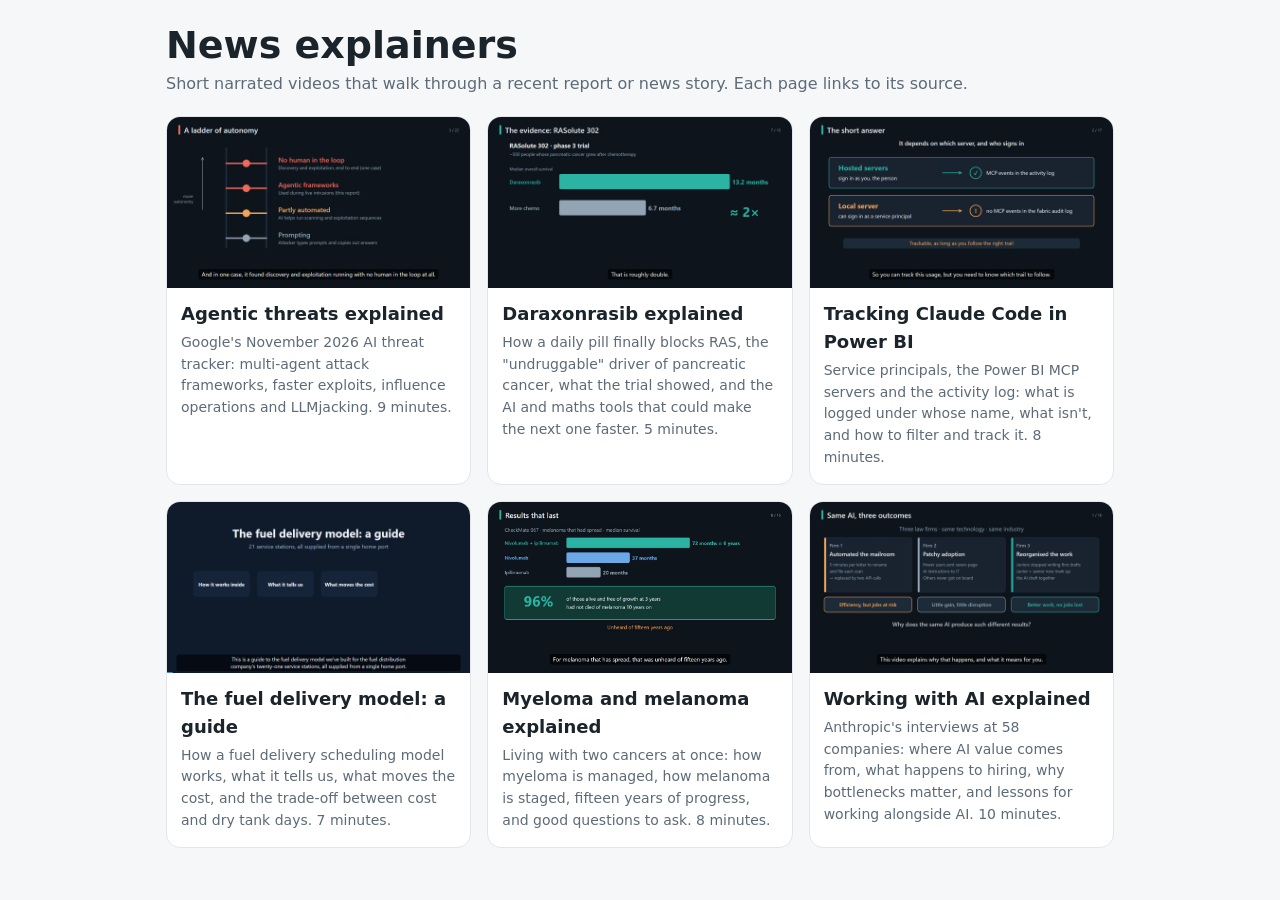
<file: index.html>
<!doctype html>
<html lang="en">
<head>
<meta charset="utf-8">
<meta name="viewport" content="width=device-width, initial-scale=1">
<title>News explainers</title>
<meta name="description" content="Short narrated videos that explain a recent report or news story.">
<link rel="stylesheet" href="style.css">
</head>
<body>
<main>
  <h1>News explainers</h1>
  <p class="sub">Short narrated videos that walk through a recent report or news story. Each page links to its source.</p>
  <div class="grid">
    <a class="card" href="agentic-threats/">
      <img src="agentic-threats/poster.jpg" alt="Still from the agentic threats explainer">
      <div class="t"><h3>Agentic threats explained</h3>
      <p>Google's November 2026 AI threat tracker: multi-agent attack frameworks, faster exploits, influence operations and LLMjacking. 9 minutes.</p></div>
    </a>
    <a class="card" href="daraxonrasib/">
      <img src="daraxonrasib/poster.jpg" alt="Still from the daraxonrasib explainer">
      <div class="t"><h3>Daraxonrasib explained</h3>
      <p>How a daily pill finally blocks RAS, the "undruggable" driver of pancreatic cancer, what the trial showed, and the AI and maths tools that could make the next one faster. 5 minutes.</p></div>
    </a>
    <a class="card" href="power-bi-mcp-tracking/">
      <img src="power-bi-mcp-tracking/poster.jpg" alt="Still from the Power BI MCP tracking explainer">
      <div class="t"><h3>Tracking Claude Code in Power BI</h3>
      <p>Service principals, the Power BI MCP servers and the activity log: what is logged under whose name, what isn't, and how to filter and track it. 8 minutes.</p></div>
    </a>
    <a class="card" href="fuel-delivery-guide/">
      <img src="fuel-delivery-guide/poster.jpg" alt="Still from the fuel delivery model guide">
      <div class="t"><h3>The fuel delivery model: a guide</h3>
      <p>How a fuel delivery scheduling model works, what it tells us, what moves the cost, and the trade-off between cost and dry tank days. 7 minutes.</p></div>
    </a>
    <a class="card" href="myeloma-melanoma/">
      <img src="myeloma-melanoma/poster.jpg" alt="Still from the myeloma and melanoma explainer">
      <div class="t"><h3>Myeloma and melanoma explained</h3>
      <p>Living with two cancers at once: how myeloma is managed, how melanoma is staged, fifteen years of progress, and good questions to ask. 8 minutes.</p></div>
    </a>
    <a class="card" href="working-with-ai/">
      <img src="working-with-ai/poster.jpg" alt="Still from the Working with AI explainer">
      <div class="t"><h3>Working with AI explained</h3>
      <p>Anthropic's interviews at 58 companies: where AI value comes from, what happens to hiring, why bottlenecks matter, and lessons for working alongside AI. 10 minutes.</p></div>
    </a>
  </div>
</main>
</body>
</html>
</file>
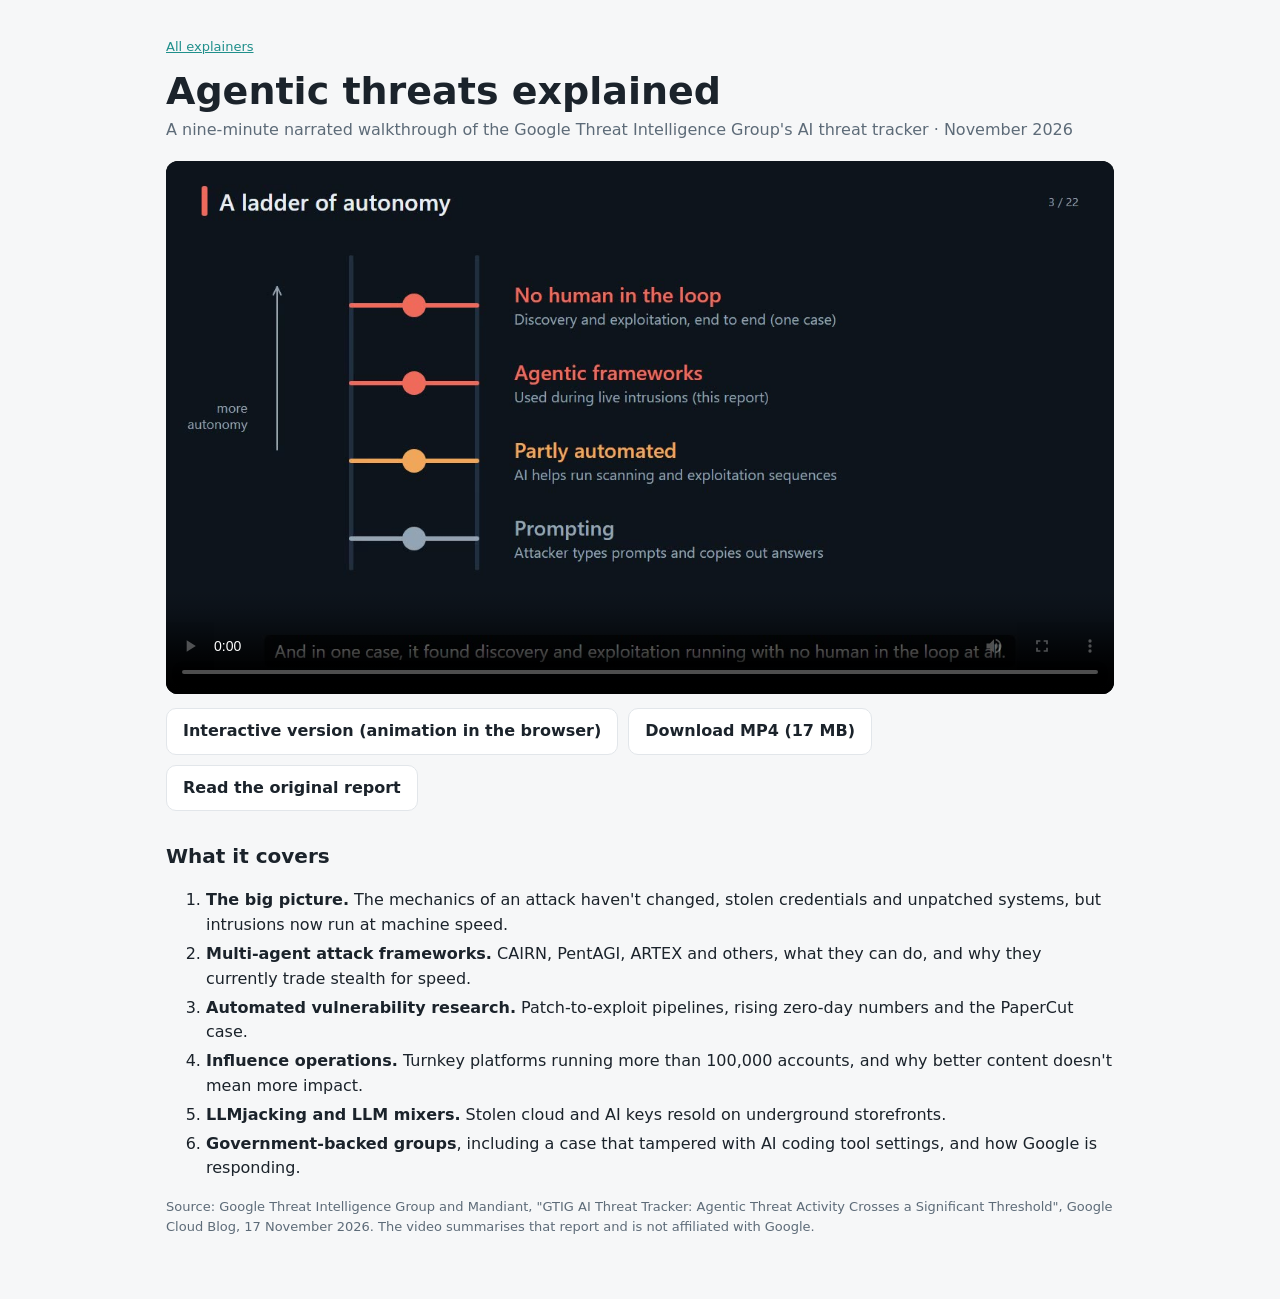
<file: agentic-threats/index.html>
<!doctype html>
<html lang="en">
<head>
<meta charset="utf-8">
<meta name="viewport" content="width=device-width, initial-scale=1">
<title>Agentic threats explained</title>
<meta name="description" content="A nine-minute narrated walkthrough of Google Threat Intelligence Group's November 2026 AI threat tracker on agentic threat activity.">
<meta property="og:title" content="Agentic threats explained">
<meta property="og:description" content="Attackers are now running autonomous, multi-agent systems. A 9-minute narrated walkthrough of Google's latest AI threat tracker.">
<meta property="og:image" content="poster.jpg">
<link rel="stylesheet" href="../style.css">
</head>
<body>
<main>
  <p class="small"><a href="../">All explainers</a></p>
  <h1>Agentic threats explained</h1>
  <p class="sub">A nine-minute narrated walkthrough of the Google Threat Intelligence Group's AI threat tracker · November 2026</p>
  <video controls preload="metadata" poster="poster.jpg" playsinline>
    <source src="agentic_threats.mp4" type="video/mp4">
    Your browser cannot play this video. <a href="agentic_threats.mp4">Download the MP4</a>.
  </video>
  <div class="row">
    <a class="btn" href="interactive.html">Interactive version (animation in the browser)</a>
    <a class="btn" href="agentic_threats.mp4" download>Download MP4 (17 MB)</a>
    <a class="btn" href="https://cloud.google.com/blog/topics/threat-intelligence/agentic-threat-activity-crosses-a-significant-threshold">Read the original report</a>
  </div>

  <h2>What it covers</h2>
  <ol>
    <li><b>The big picture.</b> The mechanics of an attack haven't changed, stolen credentials and unpatched systems, but intrusions now run at machine speed.</li>
    <li><b>Multi-agent attack frameworks.</b> CAIRN, PentAGI, ARTEX and others, what they can do, and why they currently trade stealth for speed.</li>
    <li><b>Automated vulnerability research.</b> Patch-to-exploit pipelines, rising zero-day numbers and the PaperCut case.</li>
    <li><b>Influence operations.</b> Turnkey platforms running more than 100,000 accounts, and why better content doesn't mean more impact.</li>
    <li><b>LLMjacking and LLM mixers.</b> Stolen cloud and AI keys resold on underground storefronts.</li>
    <li><b>Government-backed groups</b>, including a case that tampered with AI coding tool settings, and how Google is responding.</li>
  </ol>
  <p class="small">Source: Google Threat Intelligence Group and Mandiant, "GTIG AI Threat Tracker: Agentic Threat Activity Crosses a Significant Threshold", Google Cloud Blog, 17 November 2026. The video summarises that report and is not affiliated with Google.</p>
</main>
</body>
</html>
</file>
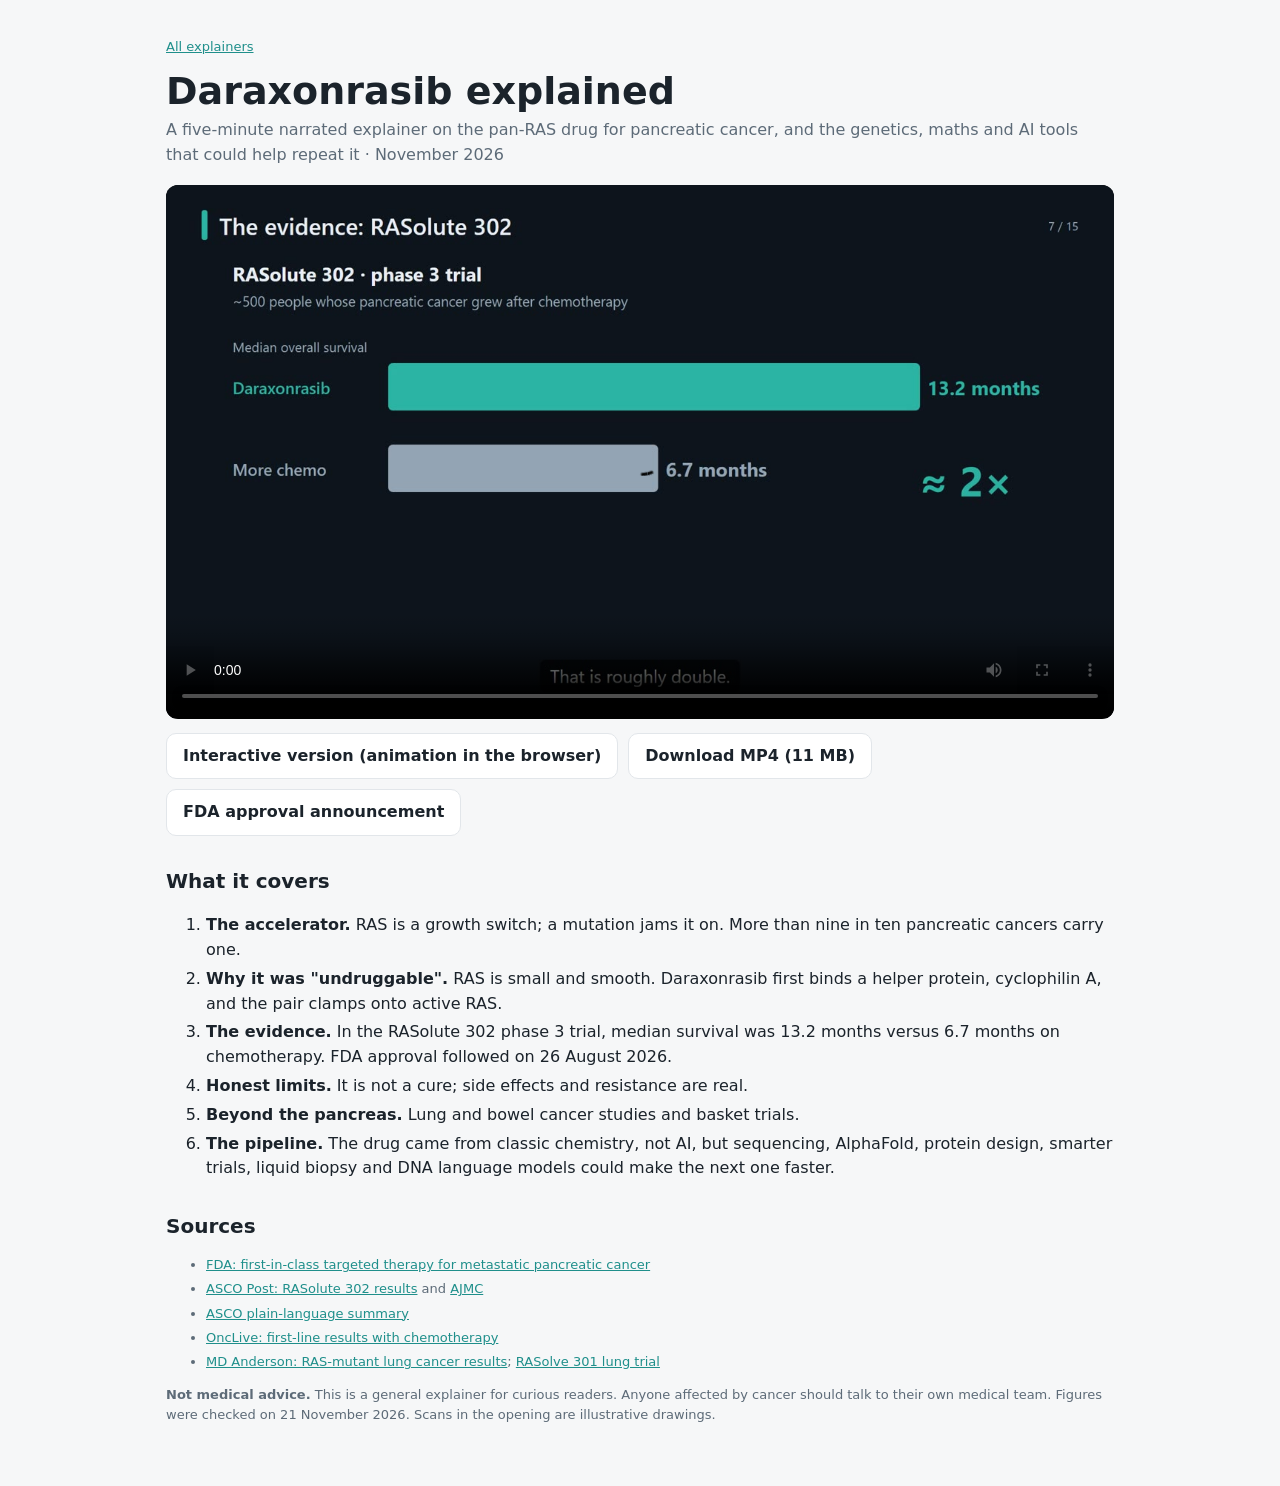
<file: daraxonrasib/index.html>
<!doctype html>
<html lang="en">
<head>
<meta charset="utf-8">
<meta name="viewport" content="width=device-width, initial-scale=1">
<title>Daraxonrasib explained</title>
<meta name="description" content="A five-minute narrated explainer on daraxonrasib, the first drug to block most RAS mutations, and the tools that could help repeat that success.">
<meta property="og:title" content="Daraxonrasib explained">
<meta property="og:description" content="RAS was called undruggable for forty years. A new daily pill blocks it in pancreatic cancer. What changed, what the trial showed, and what comes next.">
<meta property="og:image" content="poster.jpg">
<link rel="stylesheet" href="../style.css">
</head>
<body>
<main>
  <p class="small"><a href="../">All explainers</a></p>
  <h1>Daraxonrasib explained</h1>
  <p class="sub">A five-minute narrated explainer on the pan-RAS drug for pancreatic cancer, and the genetics, maths and AI tools that could help repeat it · November 2026</p>
  <video controls preload="metadata" poster="poster.jpg" playsinline>
    <source src="daraxonrasib.mp4" type="video/mp4">
    Your browser cannot play this video. <a href="daraxonrasib.mp4">Download the MP4</a>.
  </video>
  <div class="row">
    <a class="btn" href="interactive.html">Interactive version (animation in the browser)</a>
    <a class="btn" href="daraxonrasib.mp4" download>Download MP4 (11 MB)</a>
    <a class="btn" href="https://www.fda.gov/news-events/press-announcements/fda-approves-first-class-targeted-therapy-metastatic-pancreatic-cancer">FDA approval announcement</a>
  </div>

  <h2>What it covers</h2>
  <ol>
    <li><b>The accelerator.</b> RAS is a growth switch; a mutation jams it on. More than nine in ten pancreatic cancers carry one.</li>
    <li><b>Why it was "undruggable".</b> RAS is small and smooth. Daraxonrasib first binds a helper protein, cyclophilin A, and the pair clamps onto active RAS.</li>
    <li><b>The evidence.</b> In the RASolute 302 phase 3 trial, median survival was 13.2 months versus 6.7 months on chemotherapy. FDA approval followed on 26 August 2026.</li>
    <li><b>Honest limits.</b> It is not a cure; side effects and resistance are real.</li>
    <li><b>Beyond the pancreas.</b> Lung and bowel cancer studies and basket trials.</li>
    <li><b>The pipeline.</b> The drug came from classic chemistry, not AI, but sequencing, AlphaFold, protein design, smarter trials, liquid biopsy and DNA language models could make the next one faster.</li>
  </ol>

  <h2>Sources</h2>
  <ul class="small">
    <li><a href="https://www.fda.gov/news-events/press-announcements/fda-approves-first-class-targeted-therapy-metastatic-pancreatic-cancer">FDA: first-in-class targeted therapy for metastatic pancreatic cancer</a></li>
    <li><a href="https://ascopost.com/issues/june-10-2026/daraxonrasib-nearly-doubles-survival-in-previously-treated-metastatic-pancreatic-cancer/">ASCO Post: RASolute 302 results</a> and <a href="https://www.ajmc.com/view/rasolute-302-brings-a-transformative-moment-on-pancreatic-cancer-a-60-improvement-in-overall-survival">AJMC</a></li>
    <li><a href="https://www.asco.org/practice-patients/patient-resources/research-summaries/RASolute-302-pancreatic-cancer">ASCO plain-language summary</a></li>
    <li><a href="https://www.onclive.com/view/daraxonrasib-plus-gemcitabine-nab-paclitaxel-generates-durable-responses-in-first-line-metastatic-pdac">OncLive: first-line results with chemotherapy</a></li>
    <li><a href="https://www.mdanderson.org/newsroom/research-newsroom/daraxonrasib-demonstrates-initial-antitumor-activity-in-ras-mutant-lung-cancer-in-NSCLC.h00-159858501.html">MD Anderson: RAS-mutant lung cancer results</a>; <a href="https://clinicaltrials.gov/study/NCT06881784">RASolve 301 lung trial</a></li>
  </ul>
  <p class="small"><b>Not medical advice.</b> This is a general explainer for curious readers. Anyone affected by cancer should talk to their own medical team. Figures were checked on 21 November 2026. Scans in the opening are illustrative drawings.</p>
</main>
</body>
</html>
</file>
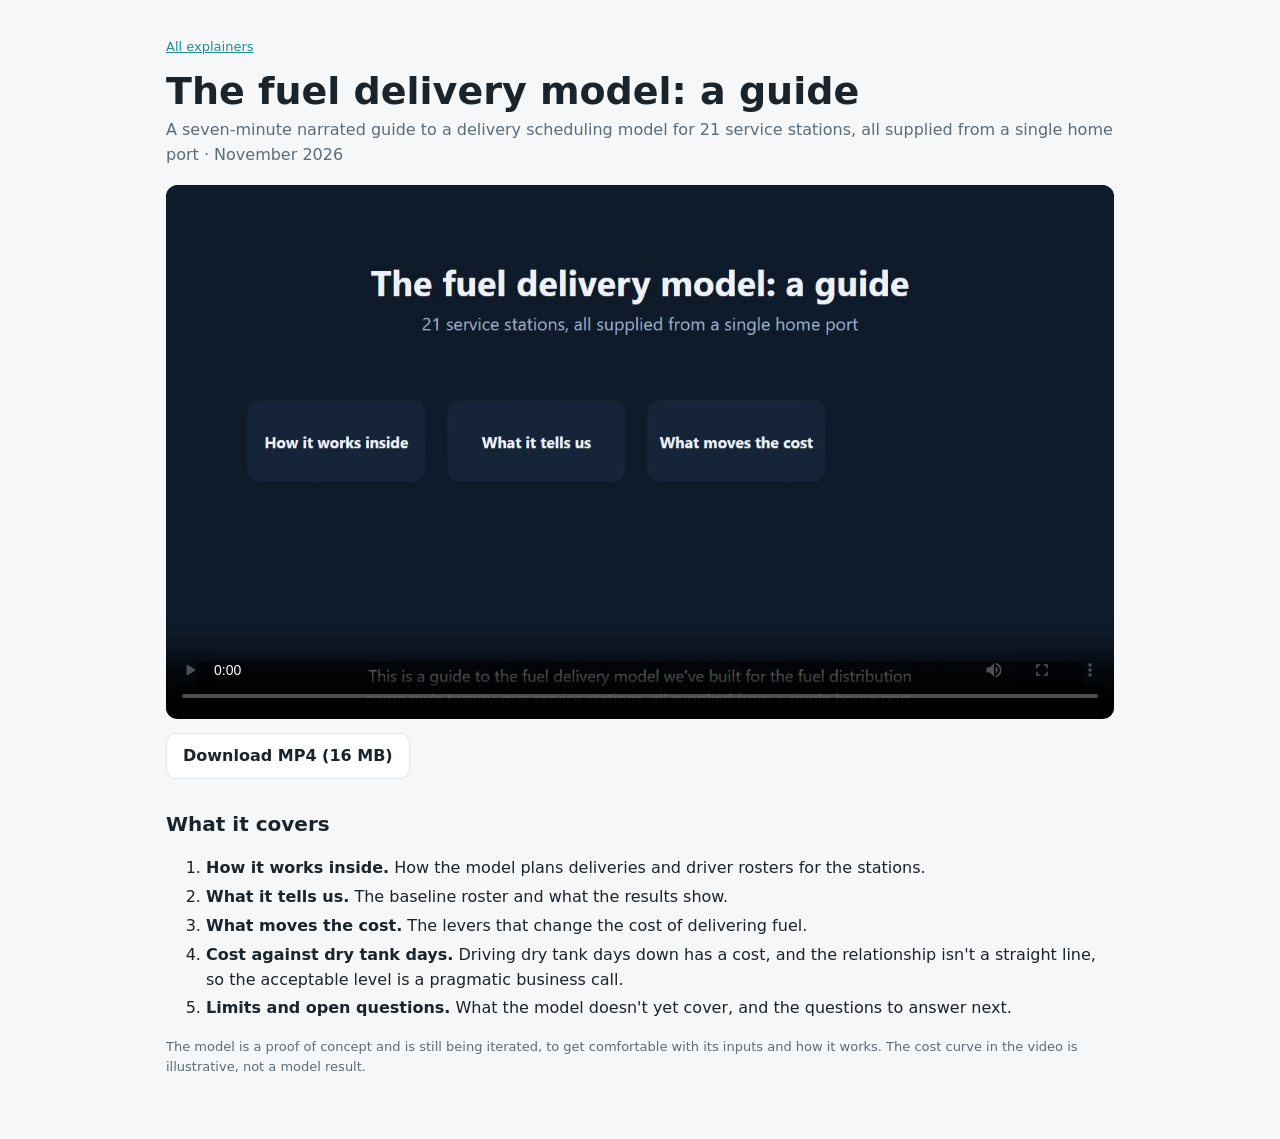
<file: fuel-delivery-guide/index.html>
<!doctype html>
<html lang="en">
<head>
<meta charset="utf-8">
<meta name="viewport" content="width=device-width, initial-scale=1">
<title>The fuel delivery model: a guide</title>
<meta name="description" content="A seven-minute narrated guide to a fuel delivery scheduling model for 21 service stations supplied from a single home port.">
<meta property="og:title" content="The fuel delivery model: a guide">
<meta property="og:description" content="How the fuel delivery model works inside, what it tells us, what moves the cost, and the trade-off between delivery cost and dry tank days.">
<meta property="og:image" content="poster.jpg">
<link rel="stylesheet" href="../style.css">
</head>
<body>
<main>
  <p class="small"><a href="../">All explainers</a></p>
  <h1>The fuel delivery model: a guide</h1>
  <p class="sub">A seven-minute narrated guide to a delivery scheduling model for 21 service stations, all supplied from a single home port · November 2026</p>
  <video controls preload="metadata" poster="poster.jpg" playsinline>
    <source src="fuel-delivery-guide.mp4" type="video/mp4">
    Your browser cannot play this video. <a href="fuel-delivery-guide.mp4">Download the MP4</a>.
  </video>
  <div class="row">
    <a class="btn" href="fuel-delivery-guide.mp4" download>Download MP4 (16 MB)</a>
  </div>

  <h2>What it covers</h2>
  <ol>
    <li><b>How it works inside.</b> How the model plans deliveries and driver rosters for the stations.</li>
    <li><b>What it tells us.</b> The baseline roster and what the results show.</li>
    <li><b>What moves the cost.</b> The levers that change the cost of delivering fuel.</li>
    <li><b>Cost against dry tank days.</b> Driving dry tank days down has a cost, and the relationship isn't a straight line, so the acceptable level is a pragmatic business call.</li>
    <li><b>Limits and open questions.</b> What the model doesn't yet cover, and the questions to answer next.</li>
  </ol>
  <p class="small">The model is a proof of concept and is still being iterated, to get comfortable with its inputs and how it works. The cost curve in the video is illustrative, not a model result.</p>
</main>
</body>
</html>
</file>
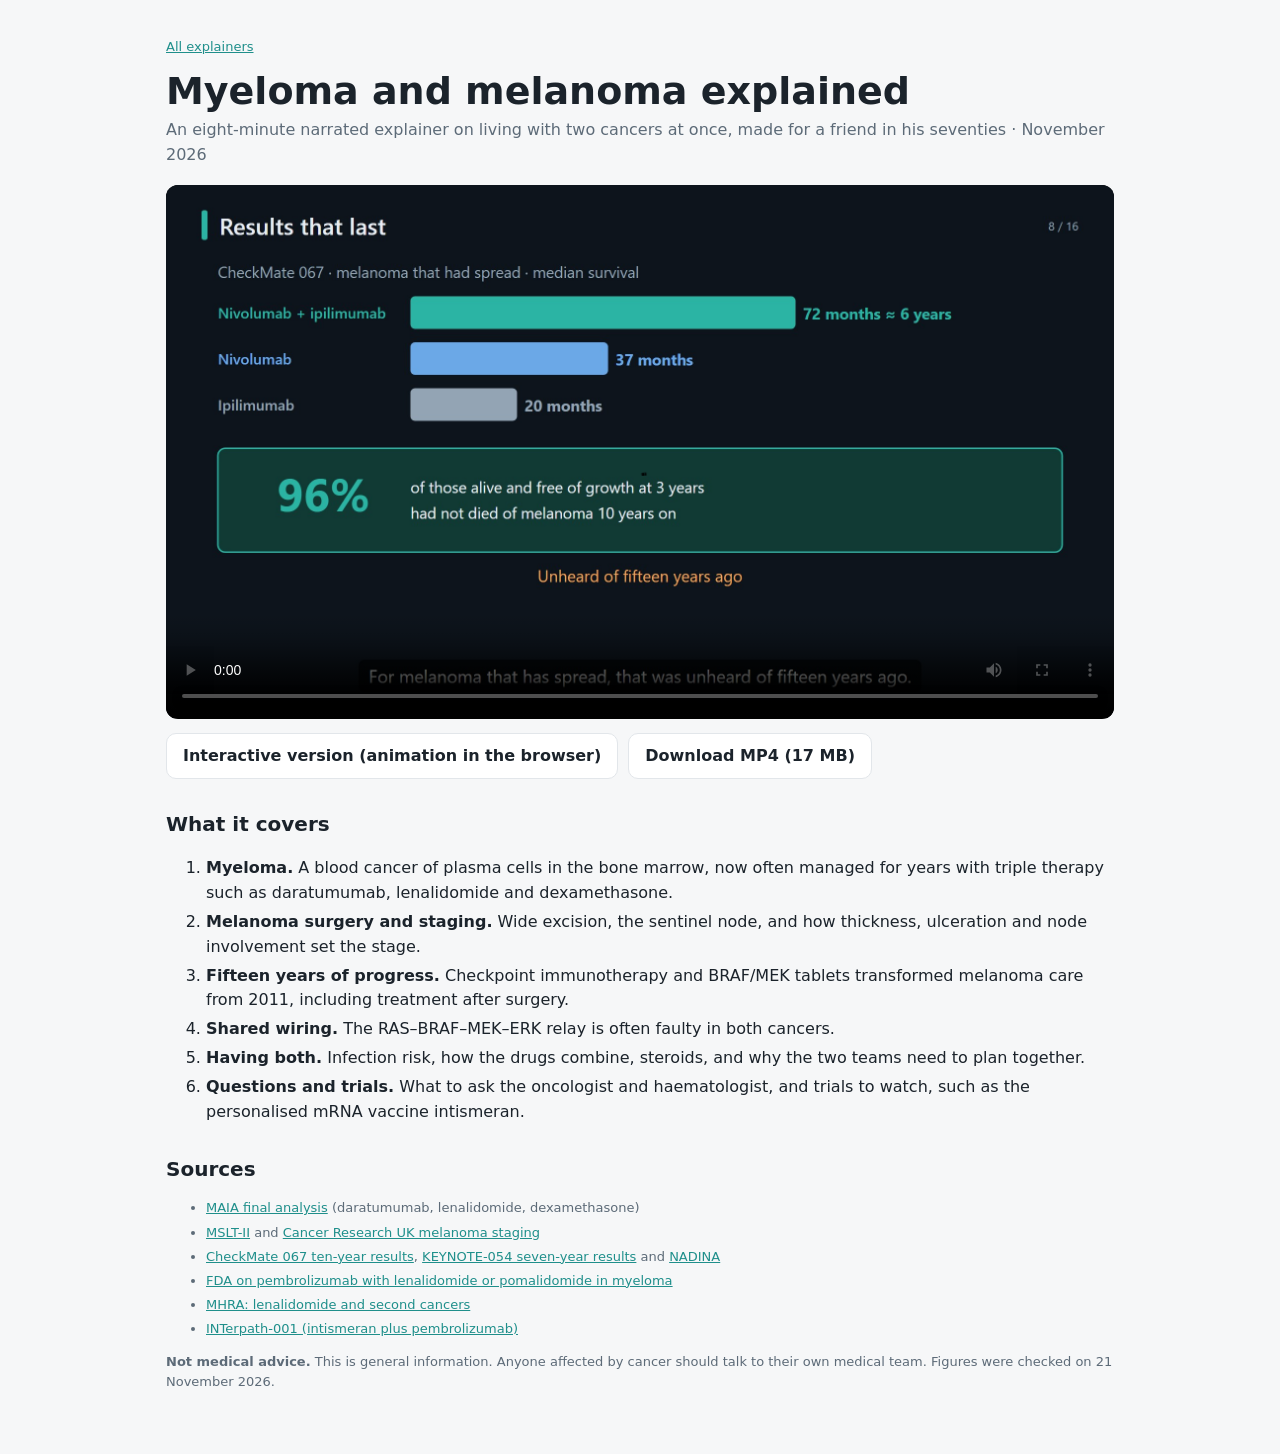
<file: myeloma-melanoma/index.html>
<!doctype html>
<html lang="en">
<head>
<meta charset="utf-8">
<meta name="viewport" content="width=device-width, initial-scale=1">
<title>Myeloma and melanoma explained</title>
<meta name="description" content="An eight-minute narrated explainer on living with two cancers at once: multiple myeloma and melanoma, how treatment has changed, and good questions to ask.">
<meta property="og:title" content="Myeloma and melanoma explained">
<meta property="og:description" content="Two cancers at once: how myeloma is managed, how melanoma is staged, fifteen years of progress in immunotherapy and gene testing, and what changes when you have both.">
<meta property="og:image" content="poster.jpg">
<link rel="stylesheet" href="../style.css">
</head>
<body>
<main>
  <p class="small"><a href="../">All explainers</a></p>
  <h1>Myeloma and melanoma explained</h1>
  <p class="sub">An eight-minute narrated explainer on living with two cancers at once, made for a friend in his seventies · November 2026</p>
  <video controls preload="metadata" poster="poster.jpg" playsinline>
    <source src="myeloma-melanoma.mp4" type="video/mp4">
    Your browser cannot play this video. <a href="myeloma-melanoma.mp4">Download the MP4</a>.
  </video>
  <div class="row">
    <a class="btn" href="interactive.html">Interactive version (animation in the browser)</a>
    <a class="btn" href="myeloma-melanoma.mp4" download>Download MP4 (17 MB)</a>
  </div>

  <h2>What it covers</h2>
  <ol>
    <li><b>Myeloma.</b> A blood cancer of plasma cells in the bone marrow, now often managed for years with triple therapy such as daratumumab, lenalidomide and dexamethasone.</li>
    <li><b>Melanoma surgery and staging.</b> Wide excision, the sentinel node, and how thickness, ulceration and node involvement set the stage.</li>
    <li><b>Fifteen years of progress.</b> Checkpoint immunotherapy and BRAF/MEK tablets transformed melanoma care from 2011, including treatment after surgery.</li>
    <li><b>Shared wiring.</b> The RAS–BRAF–MEK–ERK relay is often faulty in both cancers.</li>
    <li><b>Having both.</b> Infection risk, how the drugs combine, steroids, and why the two teams need to plan together.</li>
    <li><b>Questions and trials.</b> What to ask the oncologist and haematologist, and trials to watch, such as the personalised mRNA vaccine intismeran.</li>
  </ol>

  <h2>Sources</h2>
  <ul class="small">
    <li><a href="https://www.cancernetwork.com/view/daratumumab-combo-sets-new-os-benchmark-in-transplant-ineligible-ndmm">MAIA final analysis</a> (daratumumab, lenalidomide, dexamethasone)</li>
    <li><a href="https://pmc.ncbi.nlm.nih.gov/articles/5548388">MSLT-II</a> and <a href="https://www.cancerresearchuk.org/about-cancer/melanoma/stages-types/tnm-staging">Cancer Research UK melanoma staging</a></li>
    <li><a href="https://pubmed.ncbi.nlm.nih.gov/39282897/">CheckMate 067 ten-year results</a>, <a href="https://oncologypro.esmo.org/meeting-resources/esmo-congress-2024/pembrolizumab-versus-placebo-after-a-complete-resection-of-high-risk-stage-iii-melanoma-7-year-results-of-the-eortc-1325-mg-keynote-054-double-bli">KEYNOTE-054 seven-year results</a> and <a href="https://esmo.org/oncology-news/neoadjuvant-ipilimumab-plus-nivolumab-results-in-longer-efs-than-adjuvant-nivolumab-in-resectable-macroscopic-stage-iii-melanoma">NADINA</a></li>
    <li><a href="https://www.fda.gov/Drugs/DrugSafety/ucm574305.htm">FDA on pembrolizumab with lenalidomide or pomalidomide in myeloma</a></li>
    <li><a href="https://www.gov.uk/drug-safety-update/lenalidomide-revlimid-update-on-risk-of-second-primary-malignancy">MHRA: lenalidomide and second cancers</a></li>
    <li><a href="https://www.cancernetwork.com/view/intismeran-plus-pembrolizumab-reduces-recurrence-risk-in-resected-melanoma">INTerpath-001 (intismeran plus pembrolizumab)</a></li>
  </ul>
  <p class="small"><b>Not medical advice.</b> This is general information. Anyone affected by cancer should talk to their own medical team. Figures were checked on 21 November 2026.</p>
</main>
</body>
</html>
</file>
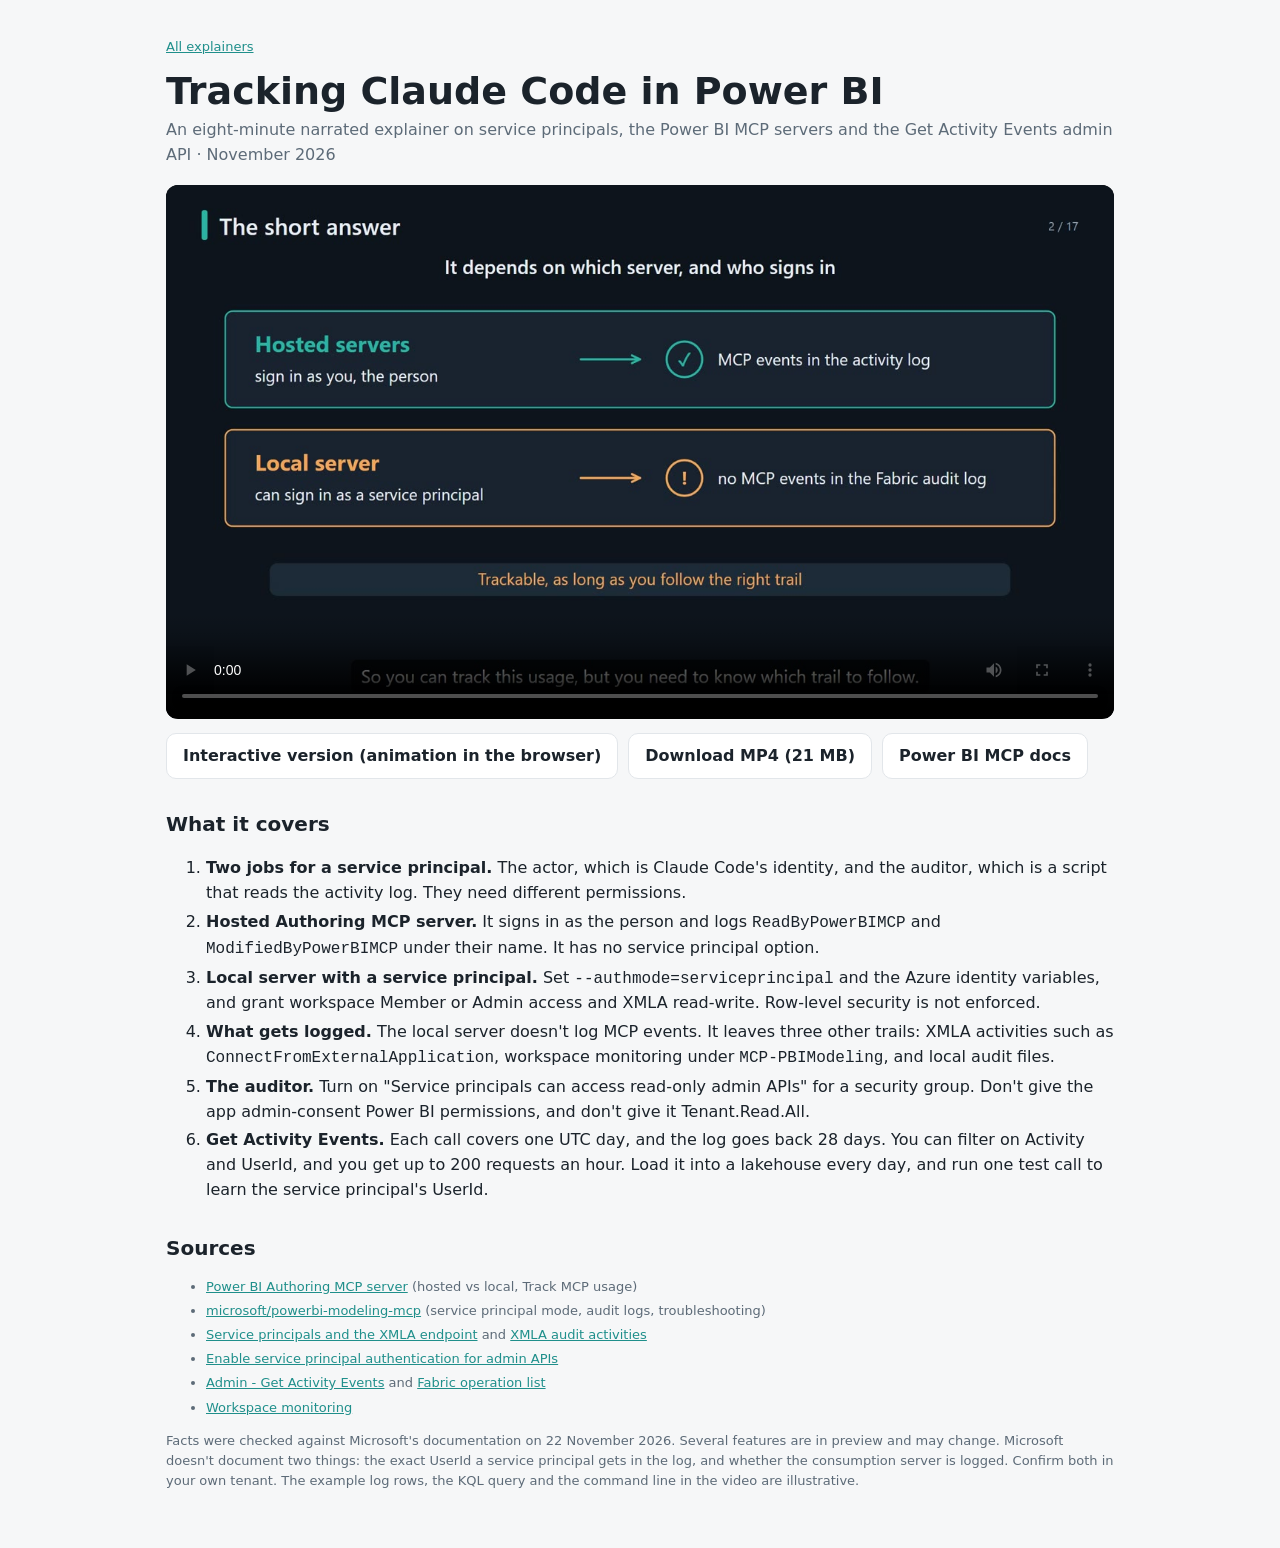
<file: power-bi-mcp-tracking/index.html>
<!doctype html>
<html lang="en">
<head>
<meta charset="utf-8">
<meta name="viewport" content="width=device-width, initial-scale=1">
<title>Tracking Claude Code in Power BI</title>
<meta name="description" content="An eight-minute narrated explainer on using service principals and the Power BI activity log to track what Claude Code does through Microsoft's Power BI MCP servers.">
<meta property="og:title" content="Tracking Claude Code in Power BI">
<meta property="og:description" content="Does Claude Code's Power BI MCP activity show up in the tenant activity log under a service principal? What's logged, what isn't, and how to filter and track it.">
<meta property="og:image" content="poster.jpg">
<link rel="stylesheet" href="../style.css">
</head>
<body>
<main>
  <p class="small"><a href="../">All explainers</a></p>
  <h1>Tracking Claude Code in Power BI</h1>
  <p class="sub">An eight-minute narrated explainer on service principals, the Power BI MCP servers and the Get Activity Events admin API · November 2026</p>
  <video controls preload="metadata" poster="poster.jpg" playsinline>
    <source src="power-bi-mcp-tracking.mp4" type="video/mp4">
    Your browser cannot play this video. <a href="power-bi-mcp-tracking.mp4">Download the MP4</a>.
  </video>
  <div class="row">
    <a class="btn" href="interactive.html">Interactive version (animation in the browser)</a>
    <a class="btn" href="power-bi-mcp-tracking.mp4" download>Download MP4 (21 MB)</a>
    <a class="btn" href="https://learn.microsoft.com/en-us/power-bi/developer/mcp/">Power BI MCP docs</a>
  </div>

  <h2>What it covers</h2>
  <ol>
    <li><b>Two jobs for a service principal.</b> The actor, which is Claude Code's identity, and the auditor, which is a script that reads the activity log. They need different permissions.</li>
    <li><b>Hosted Authoring MCP server.</b> It signs in as the person and logs <code>ReadByPowerBIMCP</code> and <code>ModifiedByPowerBIMCP</code> under their name. It has no service principal option.</li>
    <li><b>Local server with a service principal.</b> Set <code>--authmode=serviceprincipal</code> and the Azure identity variables, and grant workspace Member or Admin access and XMLA read-write. Row-level security is not enforced.</li>
    <li><b>What gets logged.</b> The local server doesn't log MCP events. It leaves three other trails: XMLA activities such as <code>ConnectFromExternalApplication</code>, workspace monitoring under <code>MCP-PBIModeling</code>, and local audit files.</li>
    <li><b>The auditor.</b> Turn on "Service principals can access read-only admin APIs" for a security group. Don't give the app admin-consent Power BI permissions, and don't give it Tenant.Read.All.</li>
    <li><b>Get Activity Events.</b> Each call covers one UTC day, and the log goes back 28 days. You can filter on Activity and UserId, and you get up to 200 requests an hour. Load it into a lakehouse every day, and run one test call to learn the service principal's UserId.</li>
  </ol>

  <h2>Sources</h2>
  <ul class="small">
    <li><a href="https://learn.microsoft.com/en-us/power-bi/developer/mcp/power-bi-authoring-mcp">Power BI Authoring MCP server</a> (hosted vs local, Track MCP usage)</li>
    <li><a href="https://github.com/microsoft/powerbi-modeling-mcp">microsoft/powerbi-modeling-mcp</a> (service principal mode, audit logs, troubleshooting)</li>
    <li><a href="https://learn.microsoft.com/en-us/fabric/enterprise/powerbi/service-premium-service-principal">Service principals and the XMLA endpoint</a> and <a href="https://learn.microsoft.com/en-us/fabric/enterprise/powerbi/service-premium-connect-tools">XMLA audit activities</a></li>
    <li><a href="https://learn.microsoft.com/en-us/fabric/admin/enable-service-principal-admin-apis">Enable service principal authentication for admin APIs</a></li>
    <li><a href="https://learn.microsoft.com/en-us/rest/api/power-bi/admin/get-activity-events">Admin - Get Activity Events</a> and <a href="https://learn.microsoft.com/en-us/fabric/admin/operation-list">Fabric operation list</a></li>
    <li><a href="https://learn.microsoft.com/en-us/fabric/fundamentals/workspace-monitoring-overview">Workspace monitoring</a></li>
  </ul>
  <p class="small">Facts were checked against Microsoft's documentation on 22 November 2026. Several features are in preview and may change. Microsoft doesn't document two things: the exact UserId a service principal gets in the log, and whether the consumption server is logged. Confirm both in your own tenant. The example log rows, the KQL query and the command line in the video are illustrative.</p>
</main>
</body>
</html>
</file>
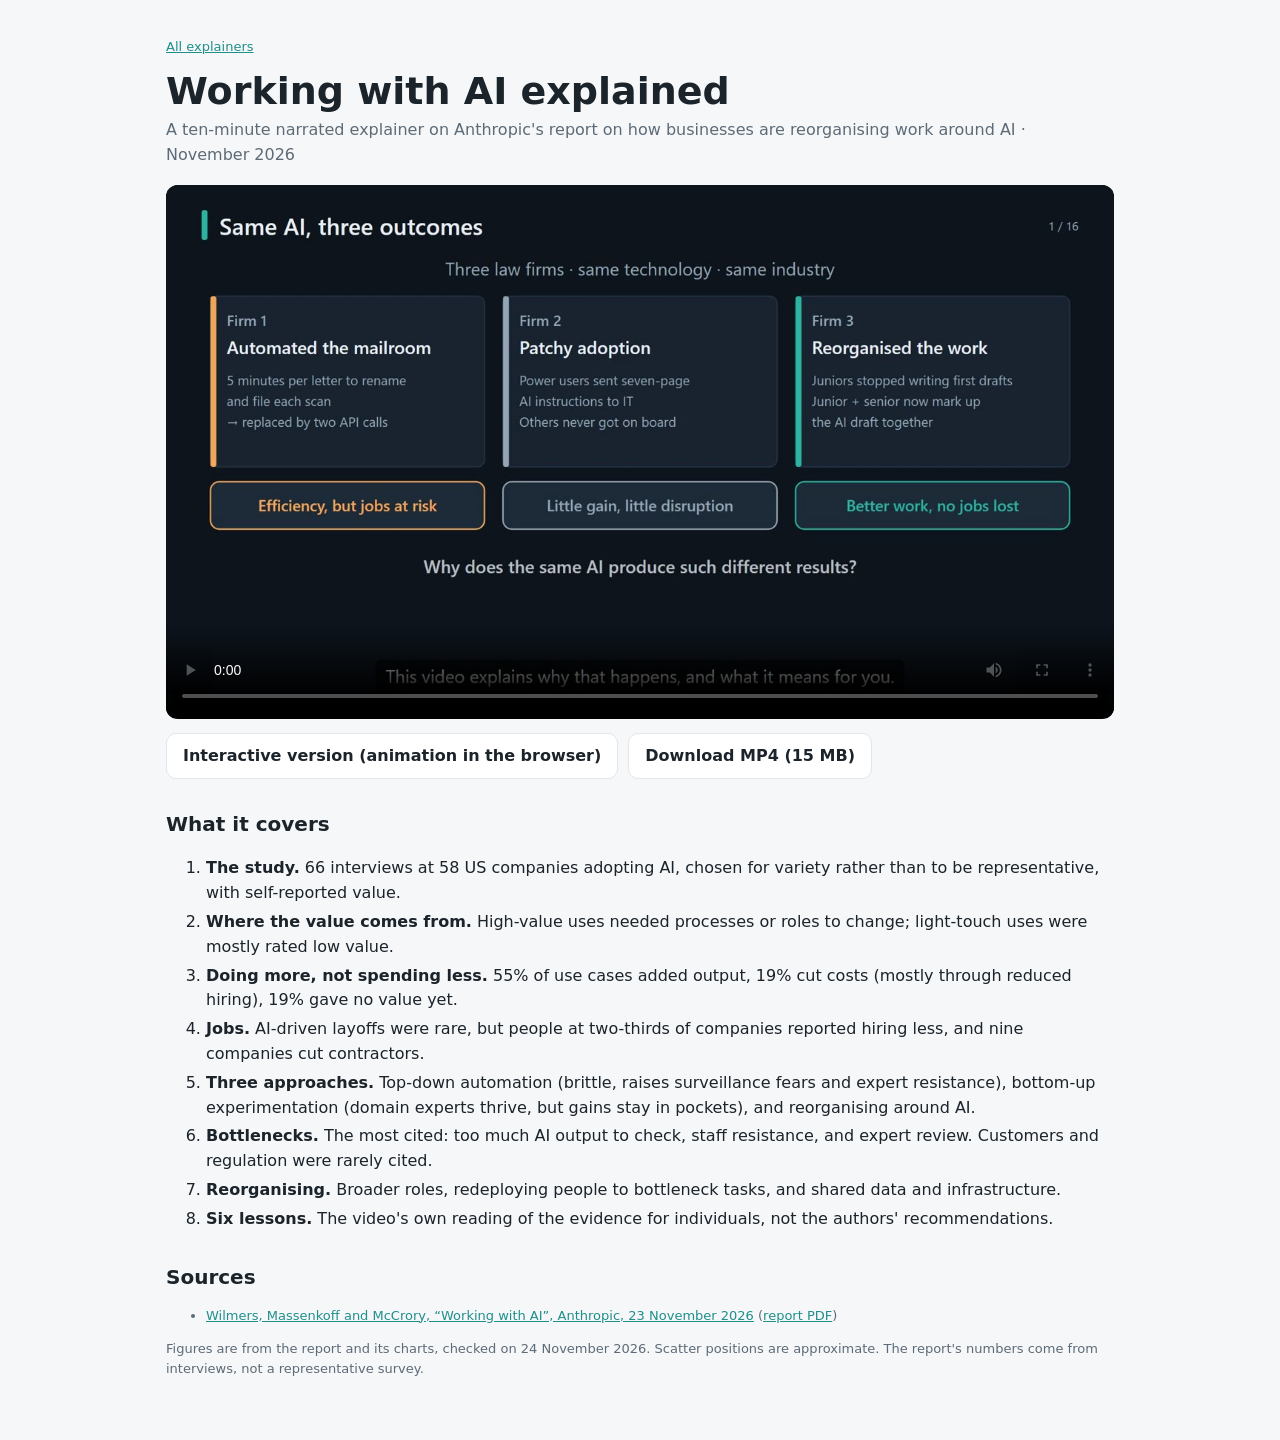
<file: working-with-ai/index.html>
<!doctype html>
<html lang="en">
<head>
<meta charset="utf-8">
<meta name="viewport" content="width=device-width, initial-scale=1">
<title>Working with AI explained</title>
<meta name="description" content="A ten-minute narrated explainer on Anthropic's November 2026 report Working with AI: how 58 companies are adopting AI, what it does to jobs, why bottlenecks matter, and lessons for working alongside AI.">
<meta property="og:title" content="Working with AI explained">
<meta property="og:description" content="Interviews at 58 companies: where AI value comes from, what happens to hiring, top-down versus bottom-up adoption, bottlenecks, and reorganising work around AI.">
<meta property="og:image" content="poster.jpg">
<link rel="stylesheet" href="../style.css">
</head>
<body>
<main>
  <p class="small"><a href="../">All explainers</a></p>
  <h1>Working with AI explained</h1>
  <p class="sub">A ten-minute narrated explainer on Anthropic's report on how businesses are reorganising work around AI · November 2026</p>
  <video controls preload="metadata" poster="poster.jpg" playsinline>
    <source src="working-with-ai.mp4" type="video/mp4">
    Your browser cannot play this video. <a href="working-with-ai.mp4">Download the MP4</a>.
  </video>
  <div class="row">
    <a class="btn" href="interactive.html">Interactive version (animation in the browser)</a>
    <a class="btn" href="working-with-ai.mp4" download>Download MP4 (15 MB)</a>
  </div>

  <h2>What it covers</h2>
  <ol>
    <li><b>The study.</b> 66 interviews at 58 US companies adopting AI, chosen for variety rather than to be representative, with self-reported value.</li>
    <li><b>Where the value comes from.</b> High-value uses needed processes or roles to change; light-touch uses were mostly rated low value.</li>
    <li><b>Doing more, not spending less.</b> 55% of use cases added output, 19% cut costs (mostly through reduced hiring), 19% gave no value yet.</li>
    <li><b>Jobs.</b> AI-driven layoffs were rare, but people at two-thirds of companies reported hiring less, and nine companies cut contractors.</li>
    <li><b>Three approaches.</b> Top-down automation (brittle, raises surveillance fears and expert resistance), bottom-up experimentation (domain experts thrive, but gains stay in pockets), and reorganising around AI.</li>
    <li><b>Bottlenecks.</b> The most cited: too much AI output to check, staff resistance, and expert review. Customers and regulation were rarely cited.</li>
    <li><b>Reorganising.</b> Broader roles, redeploying people to bottleneck tasks, and shared data and infrastructure.</li>
    <li><b>Six lessons.</b> The video's own reading of the evidence for individuals, not the authors' recommendations.</li>
  </ol>

  <h2>Sources</h2>
  <ul class="small">
    <li><a href="https://www.anthropic.com/research/working-with-ai">Wilmers, Massenkoff and McCrory, “Working with AI”, Anthropic, 23 November 2026</a> (<a href="https://assets.claude.com/0cb09418f04d09baf72922e53a3f17383ef838c9.pdf">report PDF</a>)</li>
  </ul>
  <p class="small">Figures are from the report and its charts, checked on 24 November 2026. Scatter positions are approximate. The report's numbers come from interviews, not a representative survey.</p>
</main>
</body>
</html>
</file>
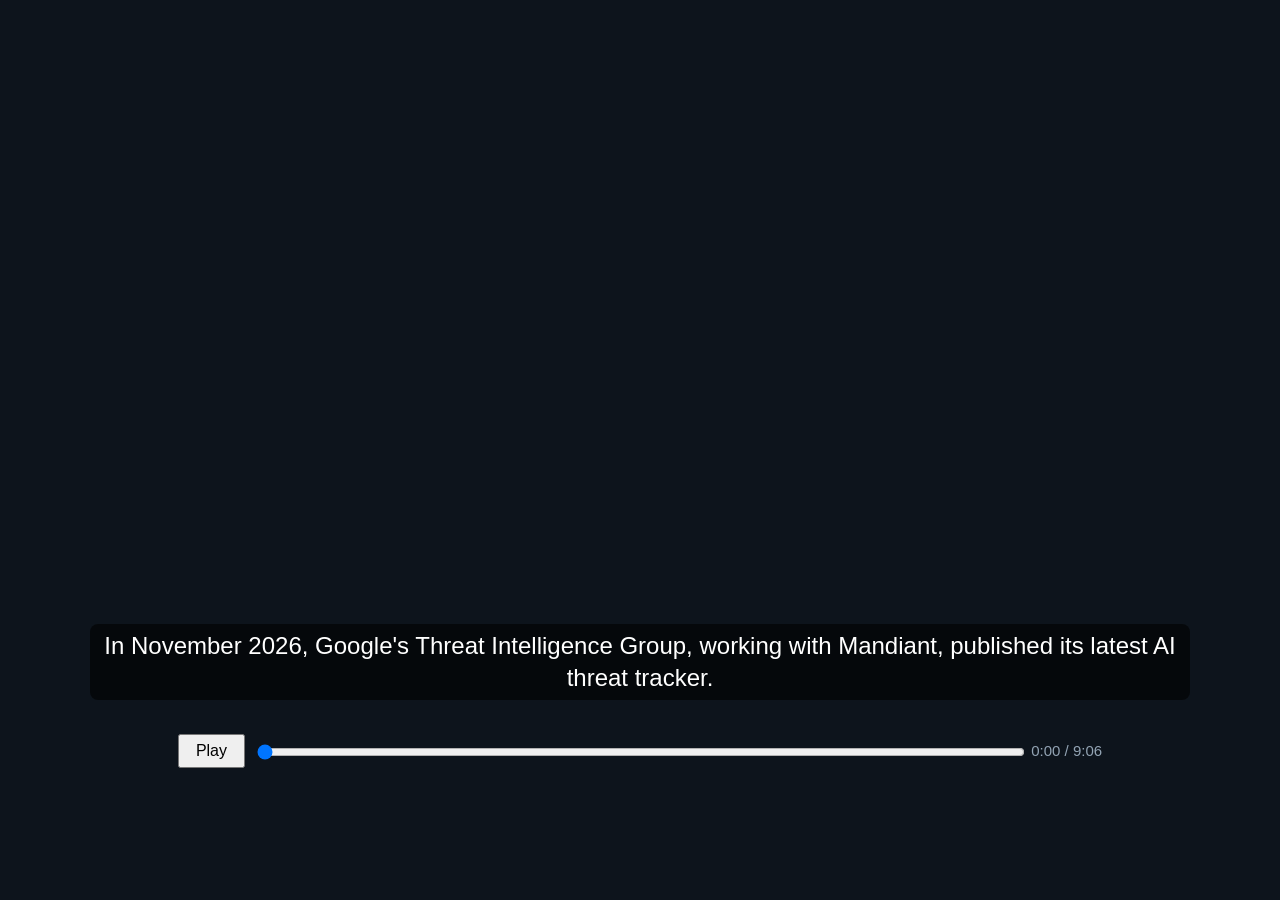
<file: agentic-threats/interactive.html>
<!doctype html>
<html lang="en"><head><meta charset="utf-8"><title>Agentic threats explained</title>
<meta name="viewport" content="width=device-width, initial-scale=1">
<style>
:root{--bg:#0d141c;--fg:#e8eef3;--mut:#93a4b4;--red:#ef6a5b;--amb:#f2a65a;--teal:#2bb3a3;}
html,body{margin:0;background:var(--bg);color:var(--fg);font-family:"Segoe UI","Helvetica Neue",Arial,"DejaVu Sans",sans-serif;}
#stage{position:relative;width:1280px;height:720px;overflow:hidden;background:var(--bg);margin:0 auto;}
#hdr{position:absolute;left:48px;top:26px;right:48px;height:56px;display:flex;align-items:center;gap:16px;}
#hdr .bar{width:8px;height:40px;background:var(--red);border-radius:3px}
#title{font-size:31px;font-weight:600;letter-spacing:.2px}
#num{margin-left:auto;font-size:16px;color:var(--mut)}
svg{position:absolute;left:0;top:90px;width:1280px;height:520px}
#cap{position:absolute;left:90px;right:90px;bottom:18px;min-height:80px;display:flex;align-items:center;justify-content:center;text-align:center;font-size:24px;line-height:1.32;color:#fff;}
#cap span{background:rgba(0,0,0,.6);padding:6px 14px;border-radius:8px;box-decoration-break:clone;-webkit-box-decoration-break:clone}
#ctl{text-align:center;margin:14px auto;font-size:15px;color:var(--mut);max-width:1280px}
#ctl button{font-size:16px;padding:6px 16px;margin-right:10px}
#ctl input{width:60%;vertical-align:middle}
body.rec #ctl{display:none}
text{font-family:"Segoe UI","Helvetica Neue",Arial,sans-serif}
.mono{font-family:Consolas,"Courier New",monospace;white-space:pre}
</style></head>
<body>
<div id="stage"><div id="hdr"><div class="bar"></div><div id="title"></div><div id="num"></div></div>
<svg id="svg" viewBox="0 0 1280 520"></svg><div id="cap"></div></div>
<div id="ctl"><button id="play">Play</button><input id="seek" type="range" min="0" max="1000" value="0"> <span id="tm"></span>
<audio id="au" src="narration.mp3" preload="auto"></audio></div>
<script>
const DATA = {"words": [{"text": "In", "start": 0.05}, {"text": "November", "start": 0.239}, {"text": "2026,", "start": 0.807}, {"text": "Google's", "start": 1.185}, {"text": "Threat", "start": 1.753}, {"text": "Intelligence", "start": 2.194}, {"text": "Group,", "start": 3.014}, {"text": "working", "start": 3.455}, {"text": "with", "start": 3.96}, {"text": "Mandiant,", "start": 4.275}, {"text": "published", "start": 4.906}, {"text": "its", "start": 5.537}, {"text": "latest", "start": 5.789}, {"text": "AI", "start": 6.23}, {"text": "threat", "start": 6.42}, {"text": "tracker.", "start": 6.861}, {"text": "Its", "start": 7.879}, {"text": "headline", "start": 8.085}, {"text": "is", "start": 8.549}, {"text": "that", "start": 8.704}, {"text": "agentic", "start": 8.962}, {"text": "threat", "start": 9.375}, {"text": "activity", "start": 9.736}, {"text": "has", "start": 10.201}, {"text": "crossed", "start": 10.407}, {"text": "a", "start": 10.82}, {"text": "significant", "start": 10.923}, {"text": "threshold.", "start": 11.543}, {"text": "Attackers", "start": 12.56}, {"text": "are", "start": 13.046}, {"text": "no", "start": 13.24}, {"text": "longer", "start": 13.385}, {"text": "just", "start": 13.725}, {"text": "asking", "start": 13.967}, {"text": "chatbots", "start": 14.307}, {"text": "for", "start": 14.743}, {"text": "help.", "start": 14.937}, {"text": "They", "start": 15.678}, {"text": "are", "start": 15.931}, {"text": "running", "start": 16.133}, {"text": "autonomous,", "start": 16.538}, {"text": "multi-agent", "start": 17.145}, {"text": "systems", "start": 17.751}, {"text": "that", "start": 18.156}, {"text": "carry", "start": 18.409}, {"text": "out", "start": 18.712}, {"text": "parts", "start": 18.914}, {"text": "of", "start": 19.218}, {"text": "real", "start": 19.369}, {"text": "intrusions", "start": 19.622}, {"text": "on", "start": 20.178}, {"text": "their", "start": 20.33}, {"text": "own.", "start": 20.633}, {"text": "Start", "start": 21.736}, {"text": "with", "start": 21.992}, {"text": "the", "start": 22.205}, {"text": "big", "start": 22.375}, {"text": "picture.", "start": 22.545}, {"text": "The", "start": 23.378}, {"text": "report", "start": 23.57}, {"text": "says", "start": 23.906}, {"text": "the", "start": 24.145}, {"text": "mechanics", "start": 24.337}, {"text": "of", "start": 24.816}, {"text": "an", "start": 24.96}, {"text": "attack", "start": 25.104}, {"text": "have", "start": 25.439}, {"text": "not", "start": 25.679}, {"text": "changed.", "start": 25.871}, {"text": "Intruders", "start": 26.752}, {"text": "still", "start": 27.293}, {"text": "use", "start": 27.617}, {"text": "stolen", "start": 27.833}, {"text": "credentials,", "start": 28.211}, {"text": "and", "start": 28.914}, {"text": "they", "start": 29.13}, {"text": "still", "start": 29.401}, {"text": "go", "start": 29.725}, {"text": "after", "start": 29.887}, {"text": "unpatched", "start": 30.211}, {"text": "systems.", "start": 30.752}, {"text": "What", "start": 31.688}, {"text": "has", "start": 31.949}, {"text": "changed", "start": 32.157}, {"text": "is", "start": 32.574}, {"text": "speed", "start": 32.731}, {"text": "and", "start": 33.043}, {"text": "scale.", "start": 33.252}, {"text": "Google", "start": 34.067}, {"text": "describes", "start": 34.445}, {"text": "intrusions", "start": 34.986}, {"text": "running", "start": 35.581}, {"text": "at", "start": 36.014}, {"text": "machine", "start": 36.176}, {"text": "speed,", "start": 36.609}, {"text": "with", "start": 36.988}, {"text": "complex", "start": 37.258}, {"text": "attack", "start": 37.691}, {"text": "paths", "start": 38.069}, {"text": "chained", "start": 38.394}, {"text": "together", "start": 38.827}, {"text": "automatically.", "start": 39.313}, {"text": "Think", "start": 40.975}, {"text": "of", "start": 41.258}, {"text": "it", "start": 41.399}, {"text": "as", "start": 41.54}, {"text": "a", "start": 41.682}, {"text": "ladder", "start": 41.776}, {"text": "of", "start": 42.106}, {"text": "autonomy.", "start": 42.247}, {"text": "At", "start": 43.168}, {"text": "the", "start": 43.325}, {"text": "bottom,", "start": 43.533}, {"text": "an", "start": 43.951}, {"text": "attacker", "start": 44.107}, {"text": "types", "start": 44.577}, {"text": "prompts", "start": 44.89}, {"text": "and", "start": 45.307}, {"text": "copies", "start": 45.516}, {"text": "out", "start": 45.881}, {"text": "the", "start": 46.09}, {"text": "answers.", "start": 46.298}, {"text": "Next,", "start": 47.218}, {"text": "AI", "start": 47.55}, {"text": "helps", "start": 47.716}, {"text": "run", "start": 48.048}, {"text": "partly", "start": 48.27}, {"text": "automated", "start": 48.657}, {"text": "scanning", "start": 49.211}, {"text": "and", "start": 49.709}, {"text": "exploitation,", "start": 49.931}, {"text": "which", "start": 50.706}, {"text": "is", "start": 51.038}, {"text": "roughly", "start": 51.204}, {"text": "where", "start": 51.647}, {"text": "Google's", "start": 51.979}, {"text": "previous", "start": 52.477}, {"text": "report", "start": 52.976}, {"text": "left", "start": 53.363}, {"text": "things.", "start": 53.64}, {"text": "Now", "start": 54.533}, {"text": "it", "start": 54.744}, {"text": "reports", "start": 54.903}, {"text": "agentic", "start": 55.327}, {"text": "penetration", "start": 55.75}, {"text": "testing", "start": 56.386}, {"text": "frameworks", "start": 56.809}, {"text": "being", "start": 57.392}, {"text": "used", "start": 57.709}, {"text": "during", "start": 57.974}, {"text": "live", "start": 58.345}, {"text": "intrusions.", "start": 58.61}, {"text": "And", "start": 59.695}, {"text": "in", "start": 59.897}, {"text": "one", "start": 60.049}, {"text": "case,", "start": 60.251}, {"text": "it", "start": 60.554}, {"text": "found", "start": 60.706}, {"text": "discovery", "start": 61.009}, {"text": "and", "start": 61.514}, {"text": "exploitation", "start": 61.716}, {"text": "running", "start": 62.373}, {"text": "with", "start": 62.778}, {"text": "no", "start": 63.03}, {"text": "human", "start": 63.182}, {"text": "in", "start": 63.485}, {"text": "the", "start": 63.637}, {"text": "loop", "start": 63.839}, {"text": "at", "start": 64.092}, {"text": "all.", "start": 64.243}, {"text": "So", "start": 65.346}, {"text": "what", "start": 65.496}, {"text": "is", "start": 65.745}, {"text": "a", "start": 65.895}, {"text": "multi-agent", "start": 65.995}, {"text": "offensive", "start": 66.594}, {"text": "framework?", "start": 67.093}, {"text": "Take", "start": 68.092}, {"text": "CAIRN,", "start": 68.34}, {"text": "one", "start": 68.686}, {"text": "of", "start": 68.884}, {"text": "the", "start": 69.033}, {"text": "open", "start": 69.231}, {"text": "source", "start": 69.478}, {"text": "tools", "start": 69.825}, {"text": "named", "start": 70.122}, {"text": "in", "start": 70.419}, {"text": "the", "start": 70.567}, {"text": "report.", "start": 70.765}, {"text": "It", "start": 71.611}, {"text": "runs", "start": 71.798}, {"text": "a", "start": 72.11}, {"text": "loop", "start": 72.235}, {"text": "called", "start": 72.546}, {"text": "observe,", "start": 72.983}, {"text": "orient,", "start": 73.544}, {"text": "decide,", "start": 74.042}, {"text": "act.", "start": 74.541}, {"text": "Specialised", "start": 75.303}, {"text": "agents", "start": 75.98}, {"text": "share", "start": 76.376}, {"text": "a", "start": 76.715}, {"text": "common", "start": 76.828}, {"text": "blackboard.", "start": 77.223}, {"text": "One", "start": 78.351}, {"text": "agent", "start": 78.562}, {"text": "might", "start": 78.879}, {"text": "map", "start": 79.196}, {"text": "the", "start": 79.407}, {"text": "target,", "start": 79.619}, {"text": "another", "start": 80.041}, {"text": "look", "start": 80.464}, {"text": "for", "start": 80.728}, {"text": "weaknesses,", "start": 80.94}, {"text": "another", "start": 81.574}, {"text": "write", "start": 81.997}, {"text": "a", "start": 82.314}, {"text": "payload,", "start": 82.419}, {"text": "and", "start": 82.895}, {"text": "another", "start": 83.106}, {"text": "run", "start": 83.529}, {"text": "it.", "start": 83.74}, {"text": "Results", "start": 84.402}, {"text": "go", "start": 84.806}, {"text": "back", "start": 84.958}, {"text": "on", "start": 85.211}, {"text": "the", "start": 85.363}, {"text": "blackboard,", "start": 85.565}, {"text": "and", "start": 86.172}, {"text": "the", "start": 86.374}, {"text": "loop", "start": 86.576}, {"text": "goes", "start": 86.829}, {"text": "round", "start": 87.082}, {"text": "again,", "start": 87.386}, {"text": "from", "start": 87.74}, {"text": "a", "start": 87.993}, {"text": "starting", "start": 88.094}, {"text": "point", "start": 88.549}, {"text": "like", "start": 88.852}, {"text": "a", "start": 89.105}, {"text": "single", "start": 89.206}, {"text": "IP", "start": 89.56}, {"text": "address", "start": 89.712}, {"text": "toward", "start": 90.117}, {"text": "an", "start": 90.471}, {"text": "objective.", "start": 90.623}, {"text": "According", "start": 92.029}, {"text": "to", "start": 92.573}, {"text": "the", "start": 92.736}, {"text": "report,", "start": 92.953}, {"text": "these", "start": 93.388}, {"text": "frameworks", "start": 93.715}, {"text": "share", "start": 94.313}, {"text": "three", "start": 94.639}, {"text": "core", "start": 94.965}, {"text": "abilities.", "start": 95.237}, {"text": "They", "start": 96.285}, {"text": "find", "start": 96.574}, {"text": "and", "start": 96.863}, {"text": "exploit", "start": 97.095}, {"text": "low", "start": 97.557}, {"text": "complexity", "start": 97.789}, {"text": "vulnerabilities.", "start": 98.425}, {"text": "They", "start": 99.858}, {"text": "use", "start": 100.116}, {"text": "language", "start": 100.323}, {"text": "models", "start": 100.788}, {"text": "to", "start": 101.149}, {"text": "write", "start": 101.304}, {"text": "single", "start": 101.614}, {"text": "use", "start": 101.975}, {"text": "payloads", "start": 102.182}, {"text": "on", "start": 102.647}, {"text": "demand.", "start": 102.802}, {"text": "And", "start": 103.665}, {"text": "they", "start": 103.867}, {"text": "use", "start": 104.119}, {"text": "real", "start": 104.321}, {"text": "time", "start": 104.574}, {"text": "feedback", "start": 104.826}, {"text": "from", "start": 105.281}, {"text": "each", "start": 105.533}, {"text": "attempt", "start": 105.786}, {"text": "to", "start": 106.19}, {"text": "change", "start": 106.341}, {"text": "tactics", "start": 106.695}, {"text": "as", "start": 107.099}, {"text": "they", "start": 107.251}, {"text": "go.", "start": 107.503}, {"text": "Alongside", "start": 108.555}, {"text": "the", "start": 109.099}, {"text": "widely", "start": 109.316}, {"text": "publicised", "start": 109.697}, {"text": "ARTEX", "start": 110.295}, {"text": "framework,", "start": 110.622}, {"text": "Google", "start": 111.22}, {"text": "has", "start": 111.6}, {"text": "seen", "start": 111.818}, {"text": "CAIRN", "start": 112.09}, {"text": "and", "start": 112.416}, {"text": "PentAGI", "start": 112.634}, {"text": "deployed", "start": 113.232}, {"text": "in", "start": 113.721}, {"text": "the", "start": 113.885}, {"text": "wild.", "start": 114.102}, {"text": "CAIRN", "start": 114.878}, {"text": "was", "start": 115.205}, {"text": "used", "start": 115.423}, {"text": "in", "start": 115.695}, {"text": "intrusions", "start": 115.859}, {"text": "against", "start": 116.458}, {"text": "targets", "start": 116.894}, {"text": "including", "start": 117.329}, {"text": "the", "start": 117.874}, {"text": "US", "start": 118.092}, {"text": "aerospace", "start": 118.255}, {"text": "sector.", "start": 118.8}, {"text": "A", "start": 119.686}, {"text": "platform", "start": 119.805}, {"text": "built", "start": 120.34}, {"text": "on", "start": 120.697}, {"text": "PentAGI", "start": 120.876}, {"text": "was", "start": 121.53}, {"text": "used", "start": 121.769}, {"text": "to", "start": 122.066}, {"text": "scan", "start": 122.245}, {"text": "a", "start": 122.542}, {"text": "wide", "start": 122.661}, {"text": "range", "start": 122.959}, {"text": "of", "start": 123.316}, {"text": "organisations", "start": 123.494}, {"text": "in", "start": 124.327}, {"text": "Asia,", "start": 124.506}, {"text": "between", "start": 124.863}, {"text": "late", "start": 125.339}, {"text": "August", "start": 125.637}, {"text": "and", "start": 126.053}, {"text": "early", "start": 126.291}, {"text": "October.", "start": 126.648}, {"text": "Google", "start": 127.634}, {"text": "also", "start": 128.05}, {"text": "saw", "start": 128.347}, {"text": "experiments", "start": 128.585}, {"text": "with", "start": 129.298}, {"text": "CyberStrikeAI", "start": 129.595}, {"text": "and", "start": 130.547}, {"text": "HexStrike", "start": 130.784}, {"text": "AI,", "start": 131.379}, {"text": "which", "start": 131.617}, {"text": "each", "start": 131.973}, {"text": "connect", "start": 132.27}, {"text": "language", "start": 132.746}, {"text": "models", "start": 133.281}, {"text": "to", "start": 133.697}, {"text": "more", "start": 133.875}, {"text": "than", "start": 134.173}, {"text": "a", "start": 134.47}, {"text": "hundred", "start": 134.589}, {"text": "security", "start": 135.064}, {"text": "tools.", "start": 135.599}, {"text": "And", "start": 136.465}, {"text": "one", "start": 136.671}, {"text": "China", "start": 136.877}, {"text": "linked", "start": 137.186}, {"text": "group", "start": 137.546}, {"text": "appeared", "start": 137.855}, {"text": "to", "start": 138.318}, {"text": "be", "start": 138.472}, {"text": "building", "start": 138.626}, {"text": "its", "start": 139.089}, {"text": "own", "start": 139.295}, {"text": "framework,", "start": 139.501}, {"text": "likely", "start": 140.067}, {"text": "for", "start": 140.427}, {"text": "espionage.", "start": 140.633}, {"text": "There", "start": 142.049}, {"text": "is", "start": 142.31}, {"text": "a", "start": 142.441}, {"text": "catch", "start": 142.528}, {"text": "for", "start": 142.789}, {"text": "the", "start": 142.963}, {"text": "attackers.", "start": 143.137}, {"text": "The", "start": 144.066}, {"text": "report", "start": 144.276}, {"text": "says", "start": 144.643}, {"text": "these", "start": 144.905}, {"text": "tools", "start": 145.219}, {"text": "currently", "start": 145.534}, {"text": "trade", "start": 146.058}, {"text": "stealth", "start": 146.372}, {"text": "for", "start": 146.792}, {"text": "velocity.", "start": 147.001}, {"text": "They", "start": 147.975}, {"text": "create", "start": 148.269}, {"text": "a", "start": 148.68}, {"text": "lot", "start": 148.797}, {"text": "of", "start": 149.032}, {"text": "traffic,", "start": 149.208}, {"text": "use", "start": 149.736}, {"text": "recognisable", "start": 149.971}, {"text": "identifiers,", "start": 150.734}, {"text": "and", "start": 151.497}, {"text": "leave", "start": 151.731}, {"text": "code", "start": 152.083}, {"text": "level", "start": 152.377}, {"text": "traces", "start": 152.729}, {"text": "behind.", "start": 153.14}, {"text": "That", "start": 154.059}, {"text": "makes", "start": 154.277}, {"text": "them", "start": 154.539}, {"text": "easier", "start": 154.757}, {"text": "to", "start": 155.062}, {"text": "detect.", "start": 155.193}, {"text": "But", "start": 155.992}, {"text": "they", "start": 156.198}, {"text": "still", "start": 156.455}, {"text": "get", "start": 156.763}, {"text": "the", "start": 156.969}, {"text": "job", "start": 157.174}, {"text": "done,", "start": 157.38}, {"text": "and", "start": 157.688}, {"text": "Google", "start": 157.894}, {"text": "expects", "start": 158.254}, {"text": "future", "start": 158.665}, {"text": "versions", "start": 159.025}, {"text": "to", "start": 159.487}, {"text": "be", "start": 159.641}, {"text": "quieter.", "start": 159.796}, {"text": "The", "start": 161.108}, {"text": "second", "start": 161.324}, {"text": "big", "start": 161.702}, {"text": "trend", "start": 161.918}, {"text": "is", "start": 162.241}, {"text": "automated", "start": 162.403}, {"text": "vulnerability", "start": 162.943}, {"text": "research.", "start": 163.698}, {"text": "When", "start": 164.688}, {"text": "a", "start": 164.928}, {"text": "vendor", "start": 165.024}, {"text": "ships", "start": 165.359}, {"text": "a", "start": 165.647}, {"text": "security", "start": 165.743}, {"text": "patch,", "start": 166.174}, {"text": "the", "start": 166.51}, {"text": "difference", "start": 166.702}, {"text": "between", "start": 167.229}, {"text": "the", "start": 167.613}, {"text": "old", "start": 167.804}, {"text": "code", "start": 167.996}, {"text": "and", "start": 168.236}, {"text": "the", "start": 168.428}, {"text": "new", "start": 168.62}, {"text": "code", "start": 168.811}, {"text": "points", "start": 169.051}, {"text": "straight", "start": 169.387}, {"text": "at", "start": 169.818}, {"text": "the", "start": 169.962}, {"text": "flaw.", "start": 170.154}, {"text": "Comparing", "start": 170.891}, {"text": "the", "start": 171.364}, {"text": "two", "start": 171.553}, {"text": "is", "start": 171.742}, {"text": "called", "start": 171.884}, {"text": "patch", "start": 172.215}, {"text": "diffing.", "start": 172.499}, {"text": "Now", "start": 173.374}, {"text": "pipelines", "start": 173.629}, {"text": "of", "start": 174.267}, {"text": "agents", "start": 174.458}, {"text": "can", "start": 174.904}, {"text": "compare", "start": 175.159}, {"text": "versions,", "start": 175.669}, {"text": "spot", "start": 176.307}, {"text": "the", "start": 176.626}, {"text": "weakness,", "start": 176.881}, {"text": "draft", "start": 177.518}, {"text": "an", "start": 177.901}, {"text": "exploit,", "start": 178.092}, {"text": "and", "start": 178.666}, {"text": "try", "start": 178.921}, {"text": "it.", "start": 179.176}, {"text": "Flaws", "start": 179.881}, {"text": "that", "start": 180.18}, {"text": "are", "start": 180.429}, {"text": "patched", "start": 180.629}, {"text": "but", "start": 181.028}, {"text": "not", "start": 181.227}, {"text": "yet", "start": 181.427}, {"text": "fixed", "start": 181.626}, {"text": "everywhere", "start": 181.926}, {"text": "are", "start": 182.474}, {"text": "called", "start": 182.674}, {"text": "n-days,", "start": 183.023}, {"text": "and", "start": 183.422}, {"text": "they", "start": 183.621}, {"text": "are", "start": 183.871}, {"text": "the", "start": 184.07}, {"text": "easier", "start": 184.27}, {"text": "target.", "start": 184.619}, {"text": "Google", "start": 185.868}, {"text": "found", "start": 186.233}, {"text": "one", "start": 186.547}, {"text": "of", "start": 186.756}, {"text": "these", "start": 186.913}, {"text": "pipelines", "start": 187.226}, {"text": "on", "start": 187.749}, {"text": "an", "start": 187.906}, {"text": "exposed", "start": 188.062}, {"text": "staging", "start": 188.48}, {"text": "server.", "start": 188.899}, {"text": "Called", "start": 189.767}, {"text": "exploit_agent,", "start": 190.161}, {"text": "it", "start": 191.006}, {"text": "connected", "start": 191.175}, {"text": "to", "start": 191.738}, {"text": "several", "start": 191.907}, {"text": "frontier", "start": 192.358}, {"text": "and", "start": 192.865}, {"text": "local", "start": 193.091}, {"text": "language", "start": 193.429}, {"text": "models.", "start": 193.936}, {"text": "It", "start": 194.836}, {"text": "continuously", "start": 195.016}, {"text": "compared", "start": 195.796}, {"text": "popular", "start": 196.336}, {"text": "web", "start": 196.816}, {"text": "applications", "start": 197.056}, {"text": "before", "start": 197.836}, {"text": "and", "start": 198.256}, {"text": "after", "start": 198.496}, {"text": "patches,", "start": 198.856}, {"text": "drafted", "start": 199.396}, {"text": "exploits,", "start": 199.876}, {"text": "and", "start": 200.476}, {"text": "ran", "start": 200.716}, {"text": "them,", "start": 200.956}, {"text": "without", "start": 201.316}, {"text": "a", "start": 201.796}, {"text": "human", "start": 201.916}, {"text": "stepping", "start": 202.276}, {"text": "in.", "start": 202.816}, {"text": "A", "start": 203.506}, {"text": "Russian", "start": 203.614}, {"text": "comment", "start": 204.046}, {"text": "in", "start": 204.478}, {"text": "its", "start": 204.64}, {"text": "configuration", "start": 204.856}, {"text": "file", "start": 205.611}, {"text": "called", "start": 205.881}, {"text": "it", "start": 206.259}, {"text": "a", "start": 206.421}, {"text": "pilot", "start": 206.529}, {"text": "for", "start": 206.853}, {"text": "auto", "start": 207.069}, {"text": "exploitation.", "start": 207.339}, {"text": "Victim", "start": 208.544}, {"text": "data", "start": 208.966}, {"text": "pointed", "start": 209.267}, {"text": "to", "start": 209.75}, {"text": "French", "start": 209.931}, {"text": "media,", "start": 210.352}, {"text": "entertainment", "start": 210.774}, {"text": "and", "start": 211.618}, {"text": "education", "start": 211.859}, {"text": "websites.", "start": 212.462}, {"text": "The", "start": 213.915}, {"text": "numbers", "start": 214.091}, {"text": "point", "start": 214.442}, {"text": "the", "start": 214.705}, {"text": "same", "start": 214.881}, {"text": "way.", "start": 215.1}, {"text": "Google", "start": 215.77}, {"text": "found", "start": 216.197}, {"text": "that", "start": 216.564}, {"text": "overall", "start": 216.869}, {"text": "vulnerability", "start": 217.358}, {"text": "disclosures", "start": 218.214}, {"text": "and", "start": 218.947}, {"text": "exploits", "start": 219.191}, {"text": "nearly", "start": 219.741}, {"text": "doubled", "start": 220.169}, {"text": "between", "start": 220.658}, {"text": "January", "start": 221.146}, {"text": "and", "start": 221.635}, {"text": "August", "start": 221.88}, {"text": "2026.", "start": 222.307}, {"text": "Zero", "start": 223.124}, {"text": "day", "start": 223.454}, {"text": "exploits,", "start": 223.718}, {"text": "which", "start": 224.378}, {"text": "hit", "start": 224.773}, {"text": "flaws", "start": 225.037}, {"text": "before", "start": 225.433}, {"text": "any", "start": 225.895}, {"text": "patch", "start": 226.159}, {"text": "exists,", "start": 226.555}, {"text": "rose", "start": 227.083}, {"text": "more", "start": 227.413}, {"text": "slowly,", "start": 227.743}, {"text": "from", "start": 228.271}, {"text": "an", "start": 228.601}, {"text": "average", "start": 228.799}, {"text": "of", "start": 229.326}, {"text": "eight", "start": 229.524}, {"text": "a", "start": 229.92}, {"text": "month", "start": 230.052}, {"text": "in", "start": 230.448}, {"text": "2025", "start": 230.646}, {"text": "to", "start": 230.976}, {"text": "eleven", "start": 231.174}, {"text": "a", "start": 231.636}, {"text": "month", "start": 231.768}, {"text": "in", "start": 232.164}, {"text": "2026.", "start": 232.362}, {"text": "Then", "start": 233.208}, {"text": "in", "start": 233.43}, {"text": "August,", "start": 233.564}, {"text": "they", "start": 233.919}, {"text": "jumped", "start": 234.142}, {"text": "to", "start": 234.453}, {"text": "twenty", "start": 234.587}, {"text": "two.", "start": 234.898}, {"text": "A", "start": 235.971}, {"text": "real", "start": 236.072}, {"text": "case", "start": 236.326}, {"text": "shows", "start": 236.579}, {"text": "how", "start": 236.883}, {"text": "short", "start": 237.086}, {"text": "the", "start": 237.39}, {"text": "window", "start": 237.593}, {"text": "has", "start": 237.947}, {"text": "become.", "start": 238.15}, {"text": "In", "start": 239.005}, {"text": "late", "start": 239.172}, {"text": "August,", "start": 239.449}, {"text": "two", "start": 239.892}, {"text": "chained", "start": 240.113}, {"text": "flaws", "start": 240.556}, {"text": "in", "start": 240.889}, {"text": "PaperCut", "start": 241.055}, {"text": "print", "start": 241.553}, {"text": "management", "start": 241.886}, {"text": "servers", "start": 242.495}, {"text": "let", "start": 242.938}, {"text": "attackers", "start": 243.16}, {"text": "run", "start": 243.713}, {"text": "code", "start": 243.935}, {"text": "without", "start": 244.212}, {"text": "logging", "start": 244.655}, {"text": "in.", "start": 245.098}, {"text": "Within", "start": 245.77}, {"text": "a", "start": 246.15}, {"text": "day", "start": 246.258}, {"text": "of", "start": 246.475}, {"text": "disclosure,", "start": 246.638}, {"text": "researchers", "start": 247.289}, {"text": "had", "start": 247.941}, {"text": "used", "start": 248.158}, {"text": "language", "start": 248.429}, {"text": "models", "start": 248.917}, {"text": "to", "start": 249.297}, {"text": "produce", "start": 249.46}, {"text": "working", "start": 249.894}, {"text": "exploits.", "start": 250.329}, {"text": "Four", "start": 251.321}, {"text": "days", "start": 251.603}, {"text": "after", "start": 251.884}, {"text": "disclosure,", "start": 252.221}, {"text": "the", "start": 252.896}, {"text": "security", "start": 253.121}, {"text": "firm", "start": 253.627}, {"text": "GreyNoise", "start": 253.909}, {"text": "reported", "start": 254.471}, {"text": "a", "start": 254.977}, {"text": "campaign", "start": 255.09}, {"text": "in", "start": 255.596}, {"text": "which", "start": 255.765}, {"text": "an", "start": 256.102}, {"text": "attacker", "start": 256.271}, {"text": "likely", "start": 256.777}, {"text": "used", "start": 257.171}, {"text": "language", "start": 257.452}, {"text": "models", "start": 257.959}, {"text": "to", "start": 258.352}, {"text": "build", "start": 258.521}, {"text": "exploits,", "start": 258.859}, {"text": "assemble", "start": 259.421}, {"text": "a", "start": 259.927}, {"text": "target", "start": 260.04}, {"text": "list,", "start": 260.434}, {"text": "and", "start": 260.771}, {"text": "hit", "start": 260.996}, {"text": "hundreds", "start": 261.221}, {"text": "of", "start": 261.727}, {"text": "organisations.", "start": 261.896}, {"text": "GreyNoise", "start": 263.19}, {"text": "noted", "start": 263.703}, {"text": "the", "start": 264.011}, {"text": "attacker", "start": 264.216}, {"text": "went", "start": 264.678}, {"text": "from", "start": 264.935}, {"text": "a", "start": 265.191}, {"text": "first", "start": 265.294}, {"text": "foothold", "start": 265.602}, {"text": "to", "start": 266.063}, {"text": "domain", "start": 266.217}, {"text": "administrator", "start": 266.577}, {"text": "within", "start": 267.295}, {"text": "minutes.", "start": 267.654}, {"text": "There", "start": 268.966}, {"text": "is", "start": 269.296}, {"text": "a", "start": 269.461}, {"text": "flip", "start": 269.572}, {"text": "side,", "start": 269.847}, {"text": "which", "start": 270.177}, {"text": "is", "start": 270.507}, {"text": "noise.", "start": 270.672}, {"text": "Around", "start": 271.508}, {"text": "two", "start": 271.92}, {"text": "PHP", "start": 272.155}, {"text": "flaws", "start": 272.39}, {"text": "patched", "start": 272.744}, {"text": "in", "start": 273.214}, {"text": "October,", "start": 273.391}, {"text": "hundreds", "start": 273.921}, {"text": "of", "start": 274.45}, {"text": "proof", "start": 274.627}, {"text": "of", "start": 274.98}, {"text": "concept", "start": 275.157}, {"text": "exploits", "start": 275.627}, {"text": "appeared", "start": 276.157}, {"text": "that", "start": 276.687}, {"text": "claimed", "start": 276.981}, {"text": "to", "start": 277.452}, {"text": "work", "start": 277.628}, {"text": "but", "start": 277.923}, {"text": "did", "start": 278.158}, {"text": "not,", "start": 278.394}, {"text": "most", "start": 278.688}, {"text": "likely", "start": 278.982}, {"text": "written", "start": 279.394}, {"text": "with", "start": 279.865}, {"text": "AI.", "start": 280.159}, {"text": "Defenders", "start": 280.845}, {"text": "had", "start": 281.316}, {"text": "to", "start": 281.505}, {"text": "spend", "start": 281.646}, {"text": "time", "start": 281.929}, {"text": "checking", "start": 282.165}, {"text": "which", "start": 282.589}, {"text": "ones", "start": 282.872}, {"text": "were", "start": 283.108}, {"text": "real.", "start": 283.343}, {"text": "The", "start": 284.476}, {"text": "third", "start": 284.716}, {"text": "trend", "start": 285.077}, {"text": "is", "start": 285.437}, {"text": "influence", "start": 285.617}, {"text": "operations.", "start": 286.217}, {"text": "Google", "start": 287.388}, {"text": "says,", "start": 287.828}, {"text": "with", "start": 288.205}, {"text": "high", "start": 288.519}, {"text": "confidence,", "start": 288.834}, {"text": "that", "start": 289.588}, {"text": "these", "start": 289.902}, {"text": "groups", "start": 290.279}, {"text": "now", "start": 290.719}, {"text": "use", "start": 290.971}, {"text": "AI", "start": 291.222}, {"text": "routinely.", "start": 291.411}, {"text": "The", "start": 292.552}, {"text": "report", "start": 292.746}, {"text": "sorts", "start": 293.086}, {"text": "them", "start": 293.378}, {"text": "into", "start": 293.62}, {"text": "three", "start": 293.863}, {"text": "types.", "start": 294.154}, {"text": "State", "start": 294.944}, {"text": "sponsored", "start": 295.27}, {"text": "groups,", "start": 295.814}, {"text": "including", "start": 296.249}, {"text": "those", "start": 296.793}, {"text": "linked", "start": 297.119}, {"text": "to", "start": 297.499}, {"text": "Russia,", "start": 297.662}, {"text": "China", "start": 298.097}, {"text": "and", "start": 298.423}, {"text": "Iran.", "start": 298.641}, {"text": "Commercial", "start": 299.417}, {"text": "influence", "start": 299.982}, {"text": "for", "start": 300.495}, {"text": "hire", "start": 300.701}, {"text": "vendors.", "start": 300.958}, {"text": "And", "start": 301.87}, {"text": "networks", "start": 302.066}, {"text": "that", "start": 302.508}, {"text": "publish", "start": 302.753}, {"text": "political", "start": 303.145}, {"text": "clickbait", "start": 303.636}, {"text": "purely", "start": 304.127}, {"text": "for", "start": 304.47}, {"text": "advertising", "start": 304.666}, {"text": "money.", "start": 305.255}, {"text": "The", "start": 306.449}, {"text": "most", "start": 306.659}, {"text": "striking", "start": 306.921}, {"text": "case", "start": 307.393}, {"text": "is", "start": 307.656}, {"text": "a", "start": 307.813}, {"text": "turnkey", "start": 307.918}, {"text": "platform", "start": 308.338}, {"text": "from", "start": 308.81}, {"text": "a", "start": 309.072}, {"text": "commercial", "start": 309.177}, {"text": "contractor,", "start": 309.754}, {"text": "built", "start": 310.384}, {"text": "to", "start": 310.699}, {"text": "manage", "start": 310.856}, {"text": "more", "start": 311.224}, {"text": "than", "start": 311.486}, {"text": "one", "start": 311.748}, {"text": "hundred", "start": 311.958}, {"text": "thousand", "start": 312.378}, {"text": "accounts.", "start": 312.85}, {"text": "It", "start": 313.825}, {"text": "ran", "start": 314.005}, {"text": "virtual", "start": 314.244}, {"text": "smartphones", "start": 314.723}, {"text": "in", "start": 315.441}, {"text": "the", "start": 315.621}, {"text": "cloud,", "start": 315.86}, {"text": "disguised", "start": 316.279}, {"text": "as", "start": 316.878}, {"text": "real", "start": 317.057}, {"text": "devices.", "start": 317.357}, {"text": "New", "start": 318.345}, {"text": "accounts", "start": 318.572}, {"text": "were", "start": 319.082}, {"text": "aged,", "start": 319.366}, {"text": "with", "start": 319.706}, {"text": "AI", "start": 319.989}, {"text": "simulating", "start": 320.159}, {"text": "normal", "start": 320.783}, {"text": "behaviour", "start": 321.179}, {"text": "like", "start": 321.746}, {"text": "scrolling", "start": 322.03}, {"text": "and", "start": 322.596}, {"text": "lingering", "start": 322.823}, {"text": "on", "start": 323.39}, {"text": "posts,", "start": 323.56}, {"text": "before", "start": 323.957}, {"text": "any", "start": 324.353}, {"text": "campaign", "start": 324.58}, {"text": "messages", "start": 325.09}, {"text": "went", "start": 325.6}, {"text": "out.", "start": 325.884}, {"text": "In", "start": 326.617}, {"text": "a", "start": 326.79}, {"text": "separate", "start": 326.906}, {"text": "operation,", "start": 327.426}, {"text": "prompts", "start": 328.062}, {"text": "asked", "start": 328.524}, {"text": "for", "start": 328.871}, {"text": "regional", "start": 329.102}, {"text": "slang,", "start": 329.622}, {"text": "deliberate", "start": 330.027}, {"text": "typos,", "start": 330.662}, {"text": "and", "start": 331.067}, {"text": "grainy", "start": 331.298}, {"text": "photos,", "start": 331.703}, {"text": "so", "start": 332.165}, {"text": "the", "start": 332.338}, {"text": "content", "start": 332.57}, {"text": "would", "start": 333.032}, {"text": "look", "start": 333.379}, {"text": "less", "start": 333.668}, {"text": "machine", "start": 333.957}, {"text": "made.", "start": 334.419}, {"text": "Both", "start": 335.216}, {"text": "used", "start": 335.541}, {"text": "Google's", "start": 335.866}, {"text": "own", "start": 336.452}, {"text": "Gemini", "start": 336.712}, {"text": "API", "start": 337.167}, {"text": "alongside", "start": 337.427}, {"text": "other", "start": 338.078}, {"text": "AI", "start": 338.468}, {"text": "providers.", "start": 338.663}, {"text": "Google", "start": 339.829}, {"text": "adds", "start": 340.17}, {"text": "a", "start": 340.414}, {"text": "caution", "start": 340.511}, {"text": "though.", "start": 340.902}, {"text": "Better", "start": 341.742}, {"text": "content", "start": 342.092}, {"text": "does", "start": 342.492}, {"text": "not", "start": 342.742}, {"text": "automatically", "start": 342.942}, {"text": "mean", "start": 343.642}, {"text": "more", "start": 343.892}, {"text": "impact.", "start": 344.142}, {"text": "The", "start": 345.392}, {"text": "fourth", "start": 345.618}, {"text": "trend", "start": 346.015}, {"text": "follows", "start": 346.355}, {"text": "the", "start": 346.808}, {"text": "money,", "start": 347.035}, {"text": "and", "start": 347.432}, {"text": "it", "start": 347.658}, {"text": "is", "start": 347.828}, {"text": "called", "start": 347.998}, {"text": "LLMjacking.", "start": 348.395}, {"text": "Attackers", "start": 349.695}, {"text": "steal", "start": 350.328}, {"text": "cloud", "start": 350.708}, {"text": "credentials", "start": 351.087}, {"text": "or", "start": 351.847}, {"text": "AI", "start": 352.037}, {"text": "platform", "start": 352.227}, {"text": "keys,", "start": 352.797}, {"text": "often", "start": 353.177}, {"text": "from", "start": 353.556}, {"text": "public", "start": 353.873}, {"text": "code", "start": 354.316}, {"text": "repositories,", "start": 354.633}, {"text": "build", "start": 355.519}, {"text": "pipelines", "start": 355.899}, {"text": "or", "start": 356.532}, {"text": "fake", "start": 356.722}, {"text": "login", "start": 357.038}, {"text": "pages,", "start": 357.418}, {"text": "then", "start": 357.861}, {"text": "run", "start": 358.178}, {"text": "up", "start": 358.431}, {"text": "the", "start": 358.621}, {"text": "victim's", "start": 358.874}, {"text": "AI", "start": 359.444}, {"text": "usage.", "start": 359.634}, {"text": "Mandiant", "start": 360.527}, {"text": "responded", "start": 361.093}, {"text": "to", "start": 361.723}, {"text": "several", "start": 361.912}, {"text": "of", "start": 362.415}, {"text": "these", "start": 362.604}, {"text": "cases", "start": 362.982}, {"text": "during", "start": 363.36}, {"text": "2026.", "start": 363.8}, {"text": "In", "start": 364.628}, {"text": "some,", "start": 364.791}, {"text": "the", "start": 365.118}, {"text": "fraudulent", "start": 365.335}, {"text": "charges", "start": 365.934}, {"text": "passed", "start": 366.369}, {"text": "one", "start": 366.75}, {"text": "hundred", "start": 366.967}, {"text": "thousand", "start": 367.403}, {"text": "US", "start": 367.892}, {"text": "dollars", "start": 368.055}, {"text": "in", "start": 368.491}, {"text": "a", "start": 368.654}, {"text": "single", "start": 368.763}, {"text": "day.", "start": 369.143}, {"text": "In", "start": 369.865}, {"text": "the", "start": 370.02}, {"text": "most", "start": 370.225}, {"text": "severe,", "start": 370.482}, {"text": "the", "start": 370.894}, {"text": "total", "start": 371.099}, {"text": "reached", "start": 371.408}, {"text": "one", "start": 371.819}, {"text": "million", "start": 372.025}, {"text": "dollars", "start": 372.436}, {"text": "before", "start": 372.847}, {"text": "it", "start": 373.207}, {"text": "was", "start": 373.361}, {"text": "stopped.", "start": 373.567}, {"text": "Inside", "start": 374.879}, {"text": "the", "start": 375.274}, {"text": "victim's", "start": 375.499}, {"text": "cloud,", "start": 376.006}, {"text": "attackers", "start": 376.401}, {"text": "created", "start": 376.964}, {"text": "their", "start": 377.415}, {"text": "own", "start": 377.753}, {"text": "service", "start": 377.979}, {"text": "accounts,", "start": 378.429}, {"text": "or", "start": 378.993}, {"text": "gave", "start": 379.162}, {"text": "existing", "start": 379.444}, {"text": "ones", "start": 379.951}, {"text": "admin", "start": 380.232}, {"text": "rights.", "start": 380.571}, {"text": "One", "start": 381.471}, {"text": "exploited", "start": 381.729}, {"text": "a", "start": 382.372}, {"text": "flaw", "start": 382.501}, {"text": "in", "start": 382.823}, {"text": "LiteLLM,", "start": 383.016}, {"text": "an", "start": 383.788}, {"text": "open", "start": 383.981}, {"text": "source", "start": 384.303}, {"text": "AI", "start": 384.754}, {"text": "gateway,", "start": 384.947}, {"text": "to", "start": 385.526}, {"text": "turn", "start": 385.719}, {"text": "a", "start": 386.041}, {"text": "limited", "start": 386.17}, {"text": "key", "start": 386.684}, {"text": "into", "start": 386.942}, {"text": "full", "start": 387.264}, {"text": "admin", "start": 387.585}, {"text": "access.", "start": 387.972}, {"text": "Another", "start": 388.936}, {"text": "kept", "start": 389.323}, {"text": "creating", "start": 389.565}, {"text": "and", "start": 390.0}, {"text": "deleting", "start": 390.193}, {"text": "short", "start": 390.628}, {"text": "lived", "start": 390.918}, {"text": "accounts", "start": 391.208}, {"text": "to", "start": 391.643}, {"text": "get", "start": 391.788}, {"text": "around", "start": 391.981}, {"text": "rate", "start": 392.32}, {"text": "limits.", "start": 392.561}, {"text": "Others", "start": 393.398}, {"text": "spun", "start": 393.779}, {"text": "up", "start": 394.051}, {"text": "powerful", "start": 394.214}, {"text": "GPU", "start": 394.703}, {"text": "machines", "start": 394.921}, {"text": "in", "start": 395.41}, {"text": "the", "start": 395.573}, {"text": "victim's", "start": 395.791}, {"text": "account.", "start": 396.28}, {"text": "In", "start": 397.22}, {"text": "one", "start": 397.388}, {"text": "case,", "start": 397.612}, {"text": "a", "start": 397.947}, {"text": "botnet", "start": 398.059}, {"text": "made", "start": 398.451}, {"text": "millions", "start": 398.731}, {"text": "of", "start": 399.235}, {"text": "AI", "start": 399.403}, {"text": "calls", "start": 399.571}, {"text": "in", "start": 399.907}, {"text": "about", "start": 400.074}, {"text": "twenty", "start": 400.41}, {"text": "four", "start": 400.802}, {"text": "hours", "start": 401.082}, {"text": "before", "start": 401.418}, {"text": "the", "start": 401.81}, {"text": "keys", "start": 402.034}, {"text": "were", "start": 402.313}, {"text": "revoked.", "start": 402.593}, {"text": "Where", "start": 403.947}, {"text": "does", "start": 404.234}, {"text": "that", "start": 404.473}, {"text": "stolen", "start": 404.712}, {"text": "access", "start": 405.046}, {"text": "end", "start": 405.381}, {"text": "up?", "start": 405.572}, {"text": "Often", "start": 406.213}, {"text": "in", "start": 406.593}, {"text": "what", "start": 406.783}, {"text": "Google", "start": 407.1}, {"text": "calls", "start": 407.544}, {"text": "LLM", "start": 407.924}, {"text": "mixers.", "start": 408.177}, {"text": "These", "start": 409.134}, {"text": "underground", "start": 409.476}, {"text": "storefronts", "start": 410.162}, {"text": "resell", "start": 410.847}, {"text": "AI", "start": 411.246}, {"text": "access,", "start": 411.418}, {"text": "routing", "start": 411.874}, {"text": "buyers", "start": 412.331}, {"text": "through", "start": 412.731}, {"text": "a", "start": 413.187}, {"text": "pool", "start": 413.302}, {"text": "of", "start": 413.587}, {"text": "stolen", "start": 413.758}, {"text": "credentials,", "start": 414.158}, {"text": "spread", "start": 414.9}, {"text": "across", "start": 415.3}, {"text": "many", "start": 415.699}, {"text": "victims", "start": 415.985}, {"text": "so", "start": 416.442}, {"text": "no", "start": 416.613}, {"text": "single", "start": 416.784}, {"text": "account", "start": 417.184}, {"text": "looks", "start": 417.64}, {"text": "too", "start": 417.983}, {"text": "busy.", "start": 418.211}, {"text": "Advertised", "start": 419.004}, {"text": "prices", "start": 419.545}, {"text": "ranged", "start": 419.889}, {"text": "from", "start": 420.234}, {"text": "ten", "start": 420.48}, {"text": "cents", "start": 420.676}, {"text": "to", "start": 420.972}, {"text": "twenty", "start": 421.119}, {"text": "five", "start": 421.463}, {"text": "dollars", "start": 421.709}, {"text": "per", "start": 422.103}, {"text": "million", "start": 422.3}, {"text": "tokens.", "start": 422.693}, {"text": "Government", "start": 423.937}, {"text": "backed", "start": 424.536}, {"text": "groups", "start": 424.918}, {"text": "are", "start": 425.299}, {"text": "using", "start": 425.517}, {"text": "AI", "start": 425.844}, {"text": "too.", "start": 426.007}, {"text": "Iran's", "start": 426.73}, {"text": "CALANQUE", "start": 427.206}, {"text": "ION,", "start": 427.819}, {"text": "previously", "start": 428.159}, {"text": "tracked", "start": 428.907}, {"text": "as", "start": 429.452}, {"text": "APT42,", "start": 429.656}, {"text": "uses", "start": 430.336}, {"text": "models", "start": 430.676}, {"text": "including", "start": 431.153}, {"text": "Gemini", "start": 431.833}, {"text": "for", "start": 432.31}, {"text": "reconnaissance", "start": 432.582}, {"text": "and", "start": 433.602}, {"text": "social", "start": 433.875}, {"text": "engineering.", "start": 434.351}, {"text": "China", "start": 435.686}, {"text": "linked", "start": 436.035}, {"text": "actors", "start": 436.442}, {"text": "use", "start": 436.85}, {"text": "AI", "start": 437.083}, {"text": "for", "start": 437.258}, {"text": "scanning,", "start": 437.49}, {"text": "weaponising", "start": 438.073}, {"text": "exploits", "start": 438.771}, {"text": "and", "start": 439.295}, {"text": "analysing", "start": 439.528}, {"text": "stolen", "start": 440.111}, {"text": "data.", "start": 440.518}, {"text": "North", "start": 441.317}, {"text": "Korean", "start": 441.645}, {"text": "IT", "start": 442.027}, {"text": "workers", "start": 442.19}, {"text": "use", "start": 442.627}, {"text": "it", "start": 442.845}, {"text": "to", "start": 443.009}, {"text": "write", "start": 443.173}, {"text": "resumes", "start": 443.5}, {"text": "and", "start": 443.936}, {"text": "get", "start": 444.155}, {"text": "through", "start": 444.373}, {"text": "job", "start": 444.809}, {"text": "interviews.", "start": 445.028}, {"text": "One", "start": 446.532}, {"text": "North", "start": 446.767}, {"text": "Korea", "start": 447.12}, {"text": "linked", "start": 447.472}, {"text": "case", "start": 447.883}, {"text": "matters", "start": 448.177}, {"text": "to", "start": 448.647}, {"text": "anyone", "start": 448.823}, {"text": "who", "start": 449.234}, {"text": "uses", "start": 449.469}, {"text": "AI", "start": 449.763}, {"text": "coding", "start": 449.939}, {"text": "tools.", "start": 450.35}, {"text": "A", "start": 451.211}, {"text": "suspected", "start": 451.307}, {"text": "cluster", "start": 451.789}, {"text": "called", "start": 452.174}, {"text": "MIDNIGHT", "start": 452.511}, {"text": "NEPTUNE", "start": 452.944}, {"text": "targeted", "start": 453.329}, {"text": "cryptocurrency", "start": 453.762}, {"text": "firms", "start": 454.484}, {"text": "with", "start": 454.773}, {"text": "fake", "start": 455.014}, {"text": "recruiter", "start": 455.255}, {"text": "profiles", "start": 455.736}, {"text": "and", "start": 456.169}, {"text": "fake", "start": 456.362}, {"text": "meeting", "start": 456.602}, {"text": "sites", "start": 456.988}, {"text": "that", "start": 457.276}, {"text": "tricked", "start": 457.517}, {"text": "people", "start": 457.902}, {"text": "into", "start": 458.239}, {"text": "running", "start": 458.48}, {"text": "a", "start": 458.865}, {"text": "fix", "start": 458.961}, {"text": "script.", "start": 459.154}, {"text": "Once", "start": 459.989}, {"text": "inside,", "start": 460.283}, {"text": "the", "start": 460.753}, {"text": "attackers", "start": 460.988}, {"text": "changed", "start": 461.575}, {"text": "Claude", "start": 462.046}, {"text": "Code", "start": 462.457}, {"text": "settings", "start": 462.751}, {"text": "files", "start": 463.28}, {"text": "in", "start": 463.632}, {"text": "internal", "start": 463.808}, {"text": "code", "start": 464.337}, {"text": "repositories.", "start": 464.631}, {"text": "The", "start": 465.904}, {"text": "next", "start": 466.117}, {"text": "time", "start": 466.384}, {"text": "a", "start": 466.651}, {"text": "developer", "start": 466.758}, {"text": "started", "start": 467.292}, {"text": "Claude", "start": 467.719}, {"text": "Code,", "start": 468.093}, {"text": "it", "start": 468.414}, {"text": "downloaded", "start": 468.574}, {"text": "a", "start": 469.161}, {"text": "backdoor", "start": 469.268}, {"text": "called", "start": 469.749}, {"text": "SOMBERMEME.", "start": 470.123}, {"text": "They", "start": 471.267}, {"text": "even", "start": 471.55}, {"text": "named", "start": 471.834}, {"text": "their", "start": 472.174}, {"text": "GitHub", "start": 472.514}, {"text": "access", "start": 472.91}, {"text": "tokens", "start": 473.307}, {"text": "after", "start": 473.704}, {"text": "Microsoft", "start": 474.044}, {"text": "Copilot,", "start": 474.61}, {"text": "to", "start": 475.12}, {"text": "blend", "start": 475.29}, {"text": "in.", "start": 475.63}, {"text": "Google's", "start": 476.707}, {"text": "response", "start": 477.217}, {"text": "covers", "start": 477.727}, {"text": "several", "start": 478.123}, {"text": "layers.", "start": 478.576}, {"text": "It", "start": 479.48}, {"text": "disables", "start": 479.643}, {"text": "accounts", "start": 480.134}, {"text": "tied", "start": 480.624}, {"text": "to", "start": 480.897}, {"text": "abuse,", "start": 481.06}, {"text": "feeds", "start": 481.442}, {"text": "what", "start": 481.768}, {"text": "it", "start": 482.041}, {"text": "learns", "start": 482.204}, {"text": "back", "start": 482.586}, {"text": "into", "start": 482.858}, {"text": "Gemini's", "start": 483.131}, {"text": "safety", "start": 483.621}, {"text": "classifiers,", "start": 484.003}, {"text": "and", "start": 484.711}, {"text": "has", "start": 484.929}, {"text": "detection", "start": 485.147}, {"text": "rules", "start": 485.692}, {"text": "for", "start": 486.019}, {"text": "the", "start": 486.237}, {"text": "ARTEX", "start": 486.455}, {"text": "framework.", "start": 486.782}, {"text": "It", "start": 487.832}, {"text": "points", "start": 488.003}, {"text": "to", "start": 488.404}, {"text": "its", "start": 488.576}, {"text": "own", "start": 488.805}, {"text": "defensive", "start": 489.034}, {"text": "agents,", "start": 489.607}, {"text": "Big", "start": 490.065}, {"text": "Sleep", "start": 490.294}, {"text": "and", "start": 490.638}, {"text": "CodeMender,", "start": 490.867}, {"text": "which", "start": 491.554}, {"text": "find", "start": 491.898}, {"text": "and", "start": 492.184}, {"text": "fix", "start": 492.413}, {"text": "vulnerabilities.", "start": 492.642}, {"text": "And", "start": 494.066}, {"text": "it", "start": 494.279}, {"text": "says", "start": 494.439}, {"text": "its", "start": 494.705}, {"text": "new", "start": 494.918}, {"text": "Gemini", "start": 495.131}, {"text": "4", "start": 495.504}, {"text": "Carbon", "start": 495.611}, {"text": "model", "start": 495.983}, {"text": "has", "start": 496.303}, {"text": "layered", "start": 496.516}, {"text": "defences", "start": 496.942}, {"text": "against", "start": 497.422}, {"text": "being", "start": 497.848}, {"text": "used", "start": 498.167}, {"text": "to", "start": 498.434}, {"text": "build", "start": 498.594}, {"text": "working", "start": 498.913}, {"text": "exploits.", "start": 499.339}, {"text": "So", "start": 500.722}, {"text": "what", "start": 500.88}, {"text": "does", "start": 501.143}, {"text": "this", "start": 501.406}, {"text": "mean", "start": 501.67}, {"text": "in", "start": 501.933}, {"text": "practice?", "start": 502.091}, {"text": "These", "start": 503.067}, {"text": "are", "start": 503.36}, {"text": "our", "start": 503.554}, {"text": "takeaways,", "start": 503.749}, {"text": "not", "start": 504.285}, {"text": "the", "start": 504.48}, {"text": "report's", "start": 504.675}, {"text": "wording.", "start": 505.114}, {"text": "First,", "start": 506.002}, {"text": "the", "start": 506.419}, {"text": "patch", "start": 506.657}, {"text": "window", "start": 507.015}, {"text": "is", "start": 507.432}, {"text": "shrinking,", "start": 507.611}, {"text": "so", "start": 508.266}, {"text": "internet", "start": 508.445}, {"text": "facing", "start": 508.981}, {"text": "systems", "start": 509.398}, {"text": "need", "start": 509.875}, {"text": "patching", "start": 510.173}, {"text": "in", "start": 510.709}, {"text": "days,", "start": 510.888}, {"text": "not", "start": 511.245}, {"text": "weeks.", "start": 511.484}, {"text": "Second,", "start": 512.351}, {"text": "treat", "start": 512.901}, {"text": "AI", "start": 513.315}, {"text": "keys", "start": 513.521}, {"text": "and", "start": 513.865}, {"text": "cloud", "start": 514.141}, {"text": "credentials", "start": 514.554}, {"text": "like", "start": 515.38}, {"text": "cash.", "start": 515.725}, {"text": "Keep", "start": 516.588}, {"text": "them", "start": 516.871}, {"text": "out", "start": 517.155}, {"text": "of", "start": 517.382}, {"text": "code,", "start": 517.552}, {"text": "rotate", "start": 517.892}, {"text": "them,", "start": 518.289}, {"text": "and", "start": 518.629}, {"text": "set", "start": 518.856}, {"text": "spending", "start": 519.083}, {"text": "alerts.", "start": 519.593}, {"text": "Third,", "start": 520.497}, {"text": "treat", "start": 520.943}, {"text": "AI", "start": 521.325}, {"text": "agent", "start": 521.516}, {"text": "configuration", "start": 521.898}, {"text": "files", "start": 522.79}, {"text": "as", "start": 523.172}, {"text": "code,", "start": 523.363}, {"text": "and", "start": 523.745}, {"text": "review", "start": 524.0}, {"text": "changes", "start": 524.445}, {"text": "to", "start": 524.955}, {"text": "them.", "start": 525.146}, {"text": "And", "start": 525.978}, {"text": "fourth,", "start": 526.181}, {"text": "the", "start": 526.588}, {"text": "noise", "start": 526.792}, {"text": "these", "start": 527.097}, {"text": "tools", "start": 527.402}, {"text": "make", "start": 527.707}, {"text": "is", "start": 527.961}, {"text": "an", "start": 528.114}, {"text": "opportunity.", "start": 528.266}, {"text": "Sudden", "start": 529.377}, {"text": "bursts", "start": 529.697}, {"text": "of", "start": 530.017}, {"text": "traffic", "start": 530.154}, {"text": "and", "start": 530.52}, {"text": "new", "start": 530.703}, {"text": "service", "start": 530.886}, {"text": "accounts", "start": 531.251}, {"text": "are", "start": 531.663}, {"text": "worth", "start": 531.845}, {"text": "alerting", "start": 532.12}, {"text": "on.", "start": 532.531}, {"text": "The", "start": 533.564}, {"text": "report's", "start": 533.736}, {"text": "message", "start": 534.124}, {"text": "is", "start": 534.469}, {"text": "simple.", "start": 534.599}, {"text": "The", "start": 535.394}, {"text": "techniques", "start": 535.602}, {"text": "are", "start": 536.174}, {"text": "familiar,", "start": 536.383}, {"text": "but", "start": 536.903}, {"text": "the", "start": 537.112}, {"text": "speed", "start": 537.32}, {"text": "is", "start": 537.632}, {"text": "new.", "start": 537.788}, {"text": "Attackers", "start": 538.499}, {"text": "are", "start": 539.019}, {"text": "moving", "start": 539.228}, {"text": "step", "start": 539.592}, {"text": "by", "start": 539.852}, {"text": "step", "start": 540.009}, {"text": "toward", "start": 540.269}, {"text": "fully", "start": 540.633}, {"text": "agentic", "start": 540.946}, {"text": "intrusions,", "start": 541.362}, {"text": "and", "start": 541.987}, {"text": "defenders", "start": 542.196}, {"text": "will", "start": 542.716}, {"text": "increasingly", "start": 542.977}, {"text": "need", "start": 543.654}, {"text": "automation", "start": 543.914}, {"text": "of", "start": 544.487}, {"text": "their", "start": 544.643}, {"text": "own", "start": 544.955}, {"text": "to", "start": 545.164}, {"text": "keep", "start": 545.32}, {"text": "up.", "start": 545.58}], "scenes": [{"start": 0, "w0": 0}, {"start": 21.436, "w0": 53}, {"start": 40.675000000000004, "w0": 102}, {"start": 65.046, "w0": 170}, {"start": 91.729, "w0": 246}, {"start": 108.25500000000001, "w0": 289}, {"start": 141.749, "w0": 375}, {"start": 160.808, "w0": 428}, {"start": 185.56799999999998, "w0": 499}, {"start": 213.61499999999998, "w0": 565}, {"start": 235.671, "w0": 622}, {"start": 268.666, "w0": 709}, {"start": 284.176, "w0": 753}, {"start": 306.149, "w0": 804}, {"start": 345.092, "w0": 902}, {"start": 374.579, "w0": 977}, {"start": 403.647, "w0": 1056}, {"start": 423.637, "w0": 1108}, {"start": 446.23199999999997, "w0": 1158}, {"start": 476.407, "w0": 1236}, {"start": 500.42199999999997, "w0": 1299}, {"start": 533.264, "w0": 1385}], "sentences": [{"start": 0.05, "end": 7.429, "text": "In November 2026, Google's Threat Intelligence Group, working with Mandiant, published its latest AI threat tracker."}, {"start": 7.879, "end": 12.11, "text": "Its headline is that agentic threat activity has crossed a significant threshold."}, {"start": 12.56, "end": 15.228, "text": "Attackers are no longer just asking chatbots for help."}, {"start": 15.678, "end": 20.886, "text": "They are running autonomous, multi-agent systems that carry out parts of real intrusions on their own."}, {"start": 21.736, "end": 22.928, "text": "Start with the big picture."}, {"start": 23.378, "end": 26.302, "text": "The report says the mechanics of an attack have not changed."}, {"start": 26.752, "end": 31.238, "text": "Intruders still use stolen credentials, and they still go after unpatched systems."}, {"start": 31.688, "end": 33.617, "text": "What has changed is speed and scale."}, {"start": 34.067, "end": 40.125, "text": "Google describes intrusions running at machine speed, with complex attack paths chained together automatically."}, {"start": 40.975, "end": 42.718, "text": "Think of it as a ladder of autonomy."}, {"start": 43.168, "end": 46.768, "text": "At the bottom, an attacker types prompts and copies out the answers."}, {"start": 47.218, "end": 54.083, "text": "Next, AI helps run partly automated scanning and exploitation, which is roughly where Google's previous report left things."}, {"start": 54.533, "end": 59.245, "text": "Now it reports agentic penetration testing frameworks being used during live intrusions."}, {"start": 59.695, "end": 64.496, "text": "And in one case, it found discovery and exploitation running with no human in the loop at all."}, {"start": 65.346, "end": 67.642, "text": "So what is a multi-agent offensive framework?"}, {"start": 68.092, "end": 71.161, "text": "Take CAIRN, one of the open source tools named in the report."}, {"start": 71.611, "end": 74.853, "text": "It runs a loop called observe, orient, decide, act."}, {"start": 75.303, "end": 77.901, "text": "Specialised agents share a common blackboard."}, {"start": 78.351, "end": 83.952, "text": "One agent might map the target, another look for weaknesses, another write a payload, and another run it."}, {"start": 84.402, "end": 91.179, "text": "Results go back on the blackboard, and the loop goes round again, from a starting point like a single IP address toward an objective."}, {"start": 92.029, "end": 95.835, "text": "According to the report, these frameworks share three core abilities."}, {"start": 96.285, "end": 99.408, "text": "They find and exploit low complexity vulnerabilities."}, {"start": 99.858, "end": 103.215, "text": "They use language models to write single use payloads on demand."}, {"start": 103.665, "end": 107.705, "text": "And they use real time feedback from each attempt to change tactics as they go."}, {"start": 108.555, "end": 114.428, "text": "Alongside the widely publicised ARTEX framework, Google has seen CAIRN and PentAGI deployed in the wild."}, {"start": 114.878, "end": 119.236, "text": "CAIRN was used in intrusions against targets including the US aerospace sector."}, {"start": 119.686, "end": 127.184, "text": "A platform built on PentAGI was used to scan a wide range of organisations in Asia, between late August and early October."}, {"start": 127.634, "end": 136.015, "text": "Google also saw experiments with CyberStrikeAI and HexStrike AI, which each connect language models to more than a hundred security tools."}, {"start": 136.465, "end": 141.199, "text": "And one China linked group appeared to be building its own framework, likely for espionage."}, {"start": 142.049, "end": 143.616, "text": "There is a catch for the attackers."}, {"start": 144.066, "end": 147.525, "text": "The report says these tools currently trade stealth for velocity."}, {"start": 147.975, "end": 153.609, "text": "They create a lot of traffic, use recognisable identifiers, and leave code level traces behind."}, {"start": 154.059, "end": 155.542, "text": "That makes them easier to detect."}, {"start": 155.992, "end": 160.258, "text": "But they still get the job done, and Google expects future versions to be quieter."}, {"start": 161.108, "end": 164.238, "text": "The second big trend is automated vulnerability research."}, {"start": 164.688, "end": 170.441, "text": "When a vendor ships a security patch, the difference between the old code and the new code points straight at the flaw."}, {"start": 170.891, "end": 172.924, "text": "Comparing the two is called patch diffing."}, {"start": 173.374, "end": 179.431, "text": "Now pipelines of agents can compare versions, spot the weakness, draft an exploit, and try it."}, {"start": 179.881, "end": 185.018, "text": "Flaws that are patched but not yet fixed everywhere are called n-days, and they are the easier target."}, {"start": 185.868, "end": 189.317, "text": "Google found one of these pipelines on an exposed staging server."}, {"start": 189.767, "end": 194.386, "text": "Called exploit_agent, it connected to several frontier and local language models."}, {"start": 194.836, "end": 203.056, "text": "It continuously compared popular web applications before and after patches, drafted exploits, and ran them, without a human stepping in."}, {"start": 203.506, "end": 208.094, "text": "A Russian comment in its configuration file called it a pilot for auto exploitation."}, {"start": 208.544, "end": 213.065, "text": "Victim data pointed to French media, entertainment and education websites."}, {"start": 213.915, "end": 215.32, "text": "The numbers point the same way."}, {"start": 215.77, "end": 222.674, "text": "Google found that overall vulnerability disclosures and exploits nearly doubled between January and August 2026."}, {"start": 223.124, "end": 232.758, "text": "Zero day exploits, which hit flaws before any patch exists, rose more slowly, from an average of eight a month in 2025 to eleven a month in 2026."}, {"start": 233.208, "end": 235.121, "text": "Then in August, they jumped to twenty two."}, {"start": 235.971, "end": 238.555, "text": "A real case shows how short the window has become."}, {"start": 239.005, "end": 245.32, "text": "In late August, two chained flaws in PaperCut print management servers let attackers run code without logging in."}, {"start": 245.77, "end": 250.871, "text": "Within a day of disclosure, researchers had used language models to produce working exploits."}, {"start": 251.321, "end": 262.74, "text": "Four days after disclosure, the security firm GreyNoise reported a campaign in which an attacker likely used language models to build exploits, assemble a target list, and hit hundreds of organisations."}, {"start": 263.19, "end": 268.116, "text": "GreyNoise noted the attacker went from a first foothold to domain administrator within minutes."}, {"start": 268.966, "end": 271.058, "text": "There is a flip side, which is noise."}, {"start": 271.508, "end": 280.395, "text": "Around two PHP flaws patched in October, hundreds of proof of concept exploits appeared that claimed to work but did not, most likely written with AI."}, {"start": 280.845, "end": 283.626, "text": "Defenders had to spend time checking which ones were real."}, {"start": 284.476, "end": 286.938, "text": "The third trend is influence operations."}, {"start": 287.388, "end": 292.102, "text": "Google says, with high confidence, that these groups now use AI routinely."}, {"start": 292.552, "end": 294.494, "text": "The report sorts them into three types."}, {"start": 294.944, "end": 298.967, "text": "State sponsored groups, including those linked to Russia, China and Iran."}, {"start": 299.417, "end": 301.42, "text": "Commercial influence for hire vendors."}, {"start": 301.87, "end": 305.599, "text": "And networks that publish political clickbait purely for advertising money."}, {"start": 306.449, "end": 313.375, "text": "The most striking case is a turnkey platform from a commercial contractor, built to manage more than one hundred thousand accounts."}, {"start": 313.825, "end": 317.895, "text": "It ran virtual smartphones in the cloud, disguised as real devices."}, {"start": 318.345, "end": 326.167, "text": "New accounts were aged, with AI simulating normal behaviour like scrolling and lingering on posts, before any campaign messages went out."}, {"start": 326.617, "end": 334.766, "text": "In a separate operation, prompts asked for regional slang, deliberate typos, and grainy photos, so the content would look less machine made."}, {"start": 335.216, "end": 339.379, "text": "Both used Google's own Gemini API alongside other AI providers."}, {"start": 339.829, "end": 341.292, "text": "Google adds a caution though."}, {"start": 341.742, "end": 344.542, "text": "Better content does not automatically mean more impact."}, {"start": 345.392, "end": 349.245, "text": "The fourth trend follows the money, and it is called LLMjacking."}, {"start": 349.695, "end": 360.077, "text": "Attackers steal cloud credentials or AI platform keys, often from public code repositories, build pipelines or fake login pages, then run up the victim's AI usage."}, {"start": 360.527, "end": 364.178, "text": "Mandiant responded to several of these cases during 2026."}, {"start": 364.628, "end": 369.415, "text": "In some, the fraudulent charges passed one hundred thousand US dollars in a single day."}, {"start": 369.865, "end": 374.029, "text": "In the most severe, the total reached one million dollars before it was stopped."}, {"start": 374.879, "end": 381.021, "text": "Inside the victim's cloud, attackers created their own service accounts, or gave existing ones admin rights."}, {"start": 381.471, "end": 388.486, "text": "One exploited a flaw in LiteLLM, an open source AI gateway, to turn a limited key into full admin access."}, {"start": 388.936, "end": 392.948, "text": "Another kept creating and deleting short lived accounts to get around rate limits."}, {"start": 393.398, "end": 396.77, "text": "Others spun up powerful GPU machines in the victim's account."}, {"start": 397.22, "end": 403.097, "text": "In one case, a botnet made millions of AI calls in about twenty four hours before the keys were revoked."}, {"start": 403.947, "end": 405.763, "text": "Where does that stolen access end up?"}, {"start": 406.213, "end": 408.684, "text": "Often in what Google calls LLM mixers."}, {"start": 409.134, "end": 418.554, "text": "These underground storefronts resell AI access, routing buyers through a pool of stolen credentials, spread across many victims so no single account looks too busy."}, {"start": 419.004, "end": 423.087, "text": "Advertised prices ranged from ten cents to twenty five dollars per million tokens."}, {"start": 423.937, "end": 426.28, "text": "Government backed groups are using AI too."}, {"start": 426.73, "end": 435.236, "text": "Iran's CALANQUE ION, previously tracked as APT42, uses models including Gemini for reconnaissance and social engineering."}, {"start": 435.686, "end": 440.867, "text": "China linked actors use AI for scanning, weaponising exploits and analysing stolen data."}, {"start": 441.317, "end": 445.682, "text": "North Korean IT workers use it to write resumes and get through job interviews."}, {"start": 446.532, "end": 450.761, "text": "One North Korea linked case matters to anyone who uses AI coding tools."}, {"start": 451.211, "end": 459.539, "text": "A suspected cluster called MIDNIGHT NEPTUNE targeted cryptocurrency firms with fake recruiter profiles and fake meeting sites that tricked people into running a fix script."}, {"start": 459.989, "end": 465.454, "text": "Once inside, the attackers changed Claude Code settings files in internal code repositories."}, {"start": 465.904, "end": 470.817, "text": "The next time a developer started Claude Code, it downloaded a backdoor called SOMBERMEME."}, {"start": 471.267, "end": 475.857, "text": "They even named their GitHub access tokens after Microsoft Copilot, to blend in."}, {"start": 476.707, "end": 479.03, "text": "Google's response covers several layers."}, {"start": 479.48, "end": 487.382, "text": "It disables accounts tied to abuse, feeds what it learns back into Gemini's safety classifiers, and has detection rules for the ARTEX framework."}, {"start": 487.832, "end": 493.616, "text": "It points to its own defensive agents, Big Sleep and CodeMender, which find and fix vulnerabilities."}, {"start": 494.066, "end": 499.872, "text": "And it says its new Gemini 4 Carbon model has layered defences against being used to build working exploits."}, {"start": 500.722, "end": 502.617, "text": "So what does this mean in practice?"}, {"start": 503.067, "end": 505.552, "text": "These are our takeaways, not the report's wording."}, {"start": 506.002, "end": 511.901, "text": "First, the patch window is shrinking, so internet facing systems need patching in days, not weeks."}, {"start": 512.351, "end": 516.138, "text": "Second, treat AI keys and cloud credentials like cash."}, {"start": 516.588, "end": 520.047, "text": "Keep them out of code, rotate them, and set spending alerts."}, {"start": 520.497, "end": 525.528, "text": "Third, treat AI agent configuration files as code, and review changes to them."}, {"start": 525.978, "end": 528.927, "text": "And fourth, the noise these tools make is an opportunity."}, {"start": 529.377, "end": 532.714, "text": "Sudden bursts of traffic and new service accounts are worth alerting on."}, {"start": 533.564, "end": 534.944, "text": "The report's message is simple."}, {"start": 535.394, "end": 538.049, "text": "The techniques are familiar, but the speed is new."}, {"start": 538.499, "end": 545.788, "text": "Attackers are moving step by step toward fully agentic intrusions, and defenders will increasingly need automation of their own to keep up."}], "duration": 546.19};
const W = DATA.words, SC = DATA.scenes, SE = DATA.sentences, DUR = DATA.duration;
const TITLES = ["Agentic threat activity crosses a threshold","Same mechanics, new speed","A ladder of autonomy","Inside a multi-agent framework","Three shared abilities","Frameworks seen in real intrusions","Stealth traded for velocity","Trend 2: automated vulnerability research","Case: exploit_agent","Exploitation is speeding up","Case: PaperCut, August 2026","The flip side: fake exploits","Trend 3: influence operations","A turnkey influence platform","Trend 4: LLMjacking","Inside the victim’s cloud","LLM mixers: reselling stolen access","Government-backed groups","AI coding tools as a way in","Google’s response","What this means in practice","Familiar techniques, new speed"];
const norm = s => s.toLowerCase().replace(/[^a-z0-9]/g,"");
const WN = W.map(w=>norm(w.text));
function cueAbs(phrase, from){ const p = phrase.split(/\s+/).map(norm); for(let i=from;i<WN.length;i++){ let ok=true; for(let j=0;j<p.length;j++){ if(WN[i+j]!==p[j]){ok=false;break;} } if(ok) return W[i].start; } return null; }
const clamp=(x,a=0,b=1)=>Math.max(a,Math.min(b,x));
const ease=x=>{x=clamp(x);return x<.5?2*x*x:1-Math.pow(-2*x+2,2)/2};
const lerp=(a,b,u)=>a+(b-a)*u;
const esc=s=>String(s).replace(/&/g,'&amp;').replace(/</g,'&lt;');
// ----- svg helpers
const T=(x,y,s,o={})=>`<text x="${x}" y="${y}" font-size="${o.size||24}" fill="${o.fill||FG}" text-anchor="${o.anchor||'start'}" font-weight="${o.weight||400}" opacity="${o.op??1}" ${o.cls?`class="${o.cls}"`:''}>${s}</text>`;
const R=(x,y,w,h,f,o={})=>`<rect x="${x}" y="${y}" width="${w}" height="${h}" rx="${o.rx??10}" fill="${f}" opacity="${o.op??1}" ${o.stroke?`stroke="${o.stroke}" stroke-width="${o.sw||2}"`:''} ${o.dash?`stroke-dasharray="${o.dash}"`:''}/>`;
const C=(x,y,r,f,o={})=>`<circle cx="${x}" cy="${y}" r="${r}" fill="${f}" opacity="${o.op??1}" ${o.stroke?`stroke="${o.stroke}" stroke-width="${o.sw||2}"`:''} ${o.dash?`stroke-dasharray="${o.dash}"`:''}/>`;
const P=(d,f,o={})=>`<path d="${d}" fill="${f}" opacity="${o.op??1}" ${o.stroke?`stroke="${o.stroke}" stroke-width="${o.sw||2}"`:''} ${o.dash?`stroke-dasharray="${o.dash}"`:''} stroke-linecap="round" stroke-linejoin="round"/>`;
const L=(x1,y1,x2,y2,c,o={})=>`<line x1="${x1}" y1="${y1}" x2="${x2}" y2="${y2}" stroke="${c}" stroke-width="${o.sw||2}" opacity="${o.op??1}" ${o.dash?`stroke-dasharray="${o.dash}"`:''} stroke-linecap="round"/>`;
const G=(inner,o={})=>`<g opacity="${o.op??1}" ${o.tr?`transform="${o.tr}"`:''}>${inner}</g>`;
const FG='#e8eef3',MUT='#93a4b4',RED='#ef6a5b',AMB='#f2a65a',TEAL='#2bb3a3',BLUE='#6aa8e8',PAN='#18232f',PAN2='#213040';
const ap=(lt,t,d=0.6)=>ease((lt-(t??0))/d);
function arrow(x1,y1,x2,y2,c,o={}){ const a=Math.atan2(y2-y1,x2-x1),h=o.h||12; return L(x1,y1,x2,y2,c,o)+P(`M${x2-h*Math.cos(a-0.45)} ${y2-h*Math.sin(a-0.45)} L${x2} ${y2} L${x2-h*Math.cos(a+0.45)} ${y2-h*Math.sin(a+0.45)}`,'none',{stroke:c,sw:o.sw||2,op:o.op}); }
function card(x,y,w,h,title,lines,o={}){ let s=R(x,y,w,h,o.bg||PAN,{stroke:o.edge||PAN2,sw:2});
  if(o.tag) s+=R(x,y,8,h,o.tag,{rx:3});
  s+=T(x+(o.pad||22),y+(o.ty||40),title,{size:o.ts||24,weight:600,fill:o.tf||FG});
  (lines||[]).forEach((l,i)=>{ s+=T(x+(o.pad||22),y+(o.ty||40)+(o.lg||32)*(i+1),l,{size:o.ls||19,fill:o.lf||MUT}); }); return s; }
function bullets(x,y,items,lt,times,o={}){ let s=''; items.forEach((it,i)=>{ const a=ap(lt,times[i]); s+=G(C(x,y+i*(o.gap||52)-8,7,o.dot||RED)+T(x+22,y+i*(o.gap||52),it,{size:o.size||26}),{op:a,tr:`translate(${(1-a)*20},0)`}); }); return s; }
const pop=(lt,t,inner,dx=0,dy=16)=>{ const a=ap(lt,t); return G(inner,{op:a,tr:`translate(${(1-a)*dx},${(1-a)*dy})`}); };
function agentIcon(x,y,r,col,o={}){ return C(x,y,r,PAN2,{stroke:col,sw:3,op:o.op})+R(x-r*0.45,y-r*0.25,r*0.9,r*0.55,col,{rx:4,op:o.op})+C(x-r*0.2,y+0.02*r,r*0.09,'#0d141c',{op:o.op})+C(x+r*0.2,y+0.02*r,r*0.09,'#0d141c',{op:o.op})+L(x,y-r*0.25,x,y-r*0.55,col,{sw:3,op:o.op})+C(x,y-r*0.6,r*0.1,col,{op:o.op}); }
function note(y,txt,o={}){ return R(o.x??140,y,o.w??1000,44,o.bg||'#1d2b38',{rx:10})+T((o.x??140)+(o.w??1000)/2,y+29,txt,{size:o.size||20,anchor:'middle',fill:o.fill||AMB}); }
// ----- scenes: (lt local time, D duration, c(phrase) -> local time)
const S=[];
S[0]=(lt,D,c)=>{ let s='';
  // network of agents around a target
  const cx=640,cy=200; const n=7;
  for(let i=0;i<n;i++){ const a=i/n*Math.PI*2+lt*0.15, r=170; const x=cx+r*Math.cos(a)*1.9, y=cy+r*Math.sin(a)*0.75; const op=ap(lt,0.3+i*0.25);
    s+=L(x,y,cx,cy,RED,{op:op*0.35,dash:'4 8'}); const k=((lt*0.6+i*0.37)%1); s+=C(lerp(x,cx,k),lerp(y,cy,k),4,RED,{op:op}); s+=agentIcon(x,y,26,i%2?AMB:RED,{op}); }
  s+=C(cx,cy,58,PAN,{stroke:TEAL,sw:3})+T(cx,cy+8,'target',{size:20,anchor:'middle',fill:TEAL});
  s+=pop(lt,0.6,T(640,380,'Agentic threat activity crosses a significant threshold',{size:36,anchor:'middle',weight:700}));
  s+=pop(lt,1.2,T(640,420,'Google Threat Intelligence Group (GTIG) and Mandiant · AI Threat Tracker · 17 November 2026',{size:20,anchor:'middle',fill:MUT}));
  s+=pop(lt,c('they are running'),note(450,'From asking chatbots for help to autonomous multi-agent systems in live intrusions',{size:20}));
  return s; };
S[1]=(lt,D,c)=>{ let s='';
  s+=pop(lt,c('the mechanics'),card(110,30,480,250,'Unchanged: the mechanics',[],{tag:MUT}));
  s+=pop(lt,c('stolen credentials'),agentKey(170,140)+T(250,150,'Stolen credentials',{size:24}));
  s+=pop(lt,c('unpatched systems'),R(170,195,50,50,PAN2,{stroke:AMB,sw:3,rx:6})+T(195,228,'!',{size:30,anchor:'middle',fill:AMB,weight:700})+T(250,228,'Unpatched systems',{size:24}));
  s+=pop(lt,c('what has changed'),card(690,30,480,250,'New: speed and scale',[],{tag:RED,edge:RED}));
  // speedometer
  const g=ap(lt,c('machine speed'),2.2); const a=Math.PI*(1-0.95*g), cx=930,cy=250;
  s+=G(P(`M${cx-110} ${cy} A110 110 0 0 1 ${cx+110} ${cy}`,'none',{stroke:PAN2,sw:16})+P(`M${cx-110} ${cy} A110 110 0 0 1 ${cx+110*Math.cos(a)} ${cy-110*Math.sin(a)}`,'none',{stroke:RED,sw:16})+L(cx,cy,cx+90*Math.cos(a),cy-90*Math.sin(a),FG,{sw:4})+C(cx,cy,8,FG)+T(cx,cy-40,'machine speed',{size:18,anchor:'middle',fill:MUT}),{op:ap(lt,c('what has changed'))});
  // chained path
  const t2=c('complex attack paths'); const nodes=[[180,400],[400,370],[620,420],[840,380],[1080,400]];
  nodes.forEach(([x,y],i)=>{ const a=ap(lt,(t2??99)+i*0.35,0.4); if(i) s+=arrow(nodes[i-1][0]+28,nodes[i-1][1],x-30,y,RED,{op:a,sw:3}); s+=G(C(x,y,24,PAN2,{stroke:i===4?TEAL:AMB,sw:3})+T(x,y+7,i===4?'★':String(i+1),{size:18,anchor:'middle',fill:i===4?TEAL:AMB}),{op:a}); });
  s+=T(640,470,'Attack steps chained together automatically',{size:20,anchor:'middle',fill:MUT,op:ap(lt,t2)});
  return s; };
function agentKey(x,y){ return C(x,y,14,'none',{stroke:AMB,sw:4})+L(x+14,y,x+52,y,AMB,{sw:4})+L(x+42,y,x+42,y+12,AMB,{sw:4})+L(x+52,y,x+52,y+10,AMB,{sw:4}); }
S[2]=(lt,D,c)=>{ let s=''; const rungs=[['Prompting','Attacker types prompts and copies out answers',c('at the bottom')],['Partly automated','AI helps run scanning and exploitation sequences',c('next ai')],['Agentic frameworks','Used during live intrusions (this report)',c('now it reports')],['No human in the loop','Discovery and exploitation, end to end (one case)',c('and in one case')]];
  s+=L(250,460,250,40,PAN2,{sw:6})+L(420,460,420,40,PAN2,{sw:6});
  rungs.forEach(([a,b,t],i)=>{ const y=420-i*105; const on=ap(lt,t); const col=[MUT,AMB,RED,RED][i];
    s+=L(250,y,420,y,on>0.5?col:PAN2,{sw:6});
    s+=G(C(335,y,16,col)+T(470,y-4,a,{size:28,weight:600,fill:col})+T(470,y+26,b,{size:20,fill:MUT}),{op:on,tr:`translate(${(1-on)*20},0)`}); });
  s+=T(110,250,'more',{size:18,fill:MUT,anchor:'end'})+T(110,272,'autonomy',{size:18,fill:MUT,anchor:'end'})+arrow(150,300,150,80,MUT,{sw:2});
  return s; };
S[3]=(lt,D,c)=>{ let s=''; const cx=640,cy=240,R0=170;
  const labs=['Observe','Orient','Decide','Act']; const t0=c('it runs a loop');
  labs.forEach((l,i)=>{ const a=-Math.PI/2+i*Math.PI/2; const x=cx+R0*1.55*Math.cos(a), y=cy+R0*Math.sin(a); s+=pop(lt,(t0??0)+i*0.45,R(x-80,y-24,160,48,PAN2,{stroke:RED,sw:2,rx:24})+T(x,y+8,l,{size:22,anchor:'middle',weight:600})); });
  const sp=ap(lt,t0); const k=(lt*0.25)%1; const aa=-Math.PI/2+k*Math.PI*2;
  s+=G(`<ellipse cx="${cx}" cy="${cy}" rx="${R0*1.55}" ry="${R0}" fill="none" stroke="${RED}" stroke-width="2" stroke-dasharray="6 10" opacity="0.6"/>`+C(cx+R0*1.55*Math.cos(aa),cy+R0*Math.sin(aa),8,AMB),{op:sp});
  const tb=c('specialised agents'); s+=pop(lt,tb,R(cx-130,cy-62,260,124,'#22303d',{stroke:TEAL,sw:2})+T(cx,cy-30,'shared blackboard',{size:19,anchor:'middle',fill:TEAL})+T(cx,cy+2,'open ports · weak spots',{size:16,anchor:'middle',fill:MUT,cls:'mono'})+T(cx,cy+26,'payload · results',{size:16,anchor:'middle',fill:MUT,cls:'mono'}));
  const ag=[['map target',-1,-1],['find weakness',1,-1],['write payload',1,1],['run it',-1,1]]; const ta=c('one agent might');
  ag.forEach(([l,sx,sy],i)=>{ const x=cx+sx*215, y=cy+sy*95; s+=pop(lt,(ta??99)+i*0.5,agentIcon(x-sx*0,y,22,AMB)+T(x+sx*34,y+7,l,{size:17,anchor:sx<0?'end':'start',fill:AMB})); });
  const ts=c('from a starting point'); s+=pop(lt,ts,R(40,215,170,50,PAN,{stroke:MUT})+T(125,247,'203.0.113.7',{size:18,anchor:'middle',cls:'mono'})+T(125,205,'start: an IP address',{size:15,anchor:'middle',fill:MUT}));
  s+=pop(lt,(ts??99)+0.8,R(1070,215,170,50,PAN,{stroke:TEAL})+T(1155,247,'objective',{size:20,anchor:'middle',fill:TEAL}));
  s+=T(640,500,'Illustrative: based on the report’s description of CAIRN',{size:16,anchor:'middle',fill:MUT,op:sp});
  return s; };
S[4]=(lt,D,c)=>{ let s=''; const items=[['1','Find and exploit','low-complexity','vulnerabilities',c('they find')],['2','Write single-use','payloads on demand','with language models',c('they use language')],['3','Adjust tactics using','real-time feedback','from each attempt',c('and they use')]];
  items.forEach(([n,a,b,d,t],i)=>{ const x=90+i*380; s+=pop(lt,t,R(x,60,340,320,PAN,{stroke:PAN2})+C(x+170,130,40,'none',{stroke:RED,sw:3})+T(x+170,143,n,{size:38,anchor:'middle',fill:RED,weight:700})+T(x+170,230,a,{size:24,anchor:'middle',weight:600})+T(x+170,266,b,{size:24,anchor:'middle',weight:600})+T(x+170,302,d,{size:24,anchor:'middle',weight:600})); });
  s+=T(640,440,'Shared by the frameworks named in the report',{size:20,anchor:'middle',fill:MUT,op:ap(lt,0.5)});
  return s; };
S[5]=(lt,D,c)=>{ let s=''; const W2=360,H=128;
  const cs=[['ARTEX','“Widely publicised”',['Google SecOps has detection rules'],c('alongside the widely'),MUT],
            ['CAIRN','Seen in the wild',['Intrusions incl. US aerospace sector'],c('cairn was used'),RED],
            ['PentAGI','Seen in the wild',['Scanning organisations in Asia,','late Aug to early Oct 2026'],c('a platform built'),RED],
            ['CyberStrikeAI','Experiments seen',['Connects LLMs to 100+ security tools'],c('google also saw'),AMB],
            ['HexStrike AI','Experiments seen',['MCP harness, 150+ tools'],c('hexstrike ai which'),AMB],
            ['Custom build','China-linked',['Being built, likely for espionage'],c('and one china'),AMB]];
  cs.forEach(([n,st,ls,t,col],i)=>{ const x=70+(i%3)*(W2+25), y=30+Math.floor(i/3)*(H+30); s+=pop(lt,t,R(x,y,W2,H,PAN,{stroke:col,sw:2})+T(x+20,y+38,n,{size:25,weight:700})+R(x+W2-170,y+16,154,30,col,{rx:15,op:0.2})+T(x+W2-93,y+37,st,{size:15,anchor:'middle',fill:col})+ls.map((l,j)=>T(x+20,y+76+j*26,l,{size:18,fill:MUT})).join('')); });
  s+=T(640,370,'Named in the GTIG report. “Seen in the wild” = observed deployed by threat actors.',{size:17,anchor:'middle',fill:MUT,op:ap(lt,1)});
  return s; };
S[6]=(lt,D,c)=>{ let s=''; const tilt=-14*ap(lt,c('trade stealth'),1.4); const cx=640,cy=190;
  s+=P(`M${cx-40} ${cy+110} L${cx} ${cy+40} L${cx+40} ${cy+110} Z`,PAN2);
  s+=G(L(cx-300,cy+40,cx+300,cy+40,MUT,{sw:6})+R(cx-370,cy-30,150,70,PAN,{stroke:TEAL,sw:3})+T(cx-295,cy+12,'stealth',{size:24,anchor:'middle',fill:TEAL})+R(cx+220,cy-50,150,90,'#3a1e1e',{stroke:RED,sw:3})+T(cx+295,cy+5,'velocity',{size:26,anchor:'middle',fill:RED,weight:700}),{tr:`rotate(${tilt} ${cx} ${cy+40})`});
  const tr=[['Lots of traffic',c('they create')],['Recognisable identifiers',c('use recognisable')],['Code-level traces',c('and leave code')]];
  tr.forEach(([a,t],i)=>{ s+=pop(lt,t,R(160+i*330,340,300,56,PAN,{stroke:AMB})+T(310+i*330,376,a,{size:21,anchor:'middle',fill:AMB})); });
  s+=pop(lt,c('that makes them'),T(640,450,'Easier to detect, yet still effective. GTIG expects quieter tools next.',{size:21,anchor:'middle',fill:FG}));
  return s; };
S[7]=(lt,D,c)=>{ let s=''; const tp=c('when a vendor');
  const old=['if (user.loggedIn)','  return data;','return error;'], nw=['if (user.loggedIn','    && user.isAdmin)','  return data;','return error;'];
  s+=pop(lt,tp,R(60,20,360,190,PAN,{stroke:PAN2})+T(80,52,'before patch',{size:17,fill:MUT})+old.map((l,i)=>T(80,90+i*30,esc(l),{size:18,cls:'mono'})).join(''));
  s+=pop(lt,(tp??0)+0.8,R(450,20,360,190,PAN,{stroke:PAN2})+T(470,52,'after patch',{size:17,fill:MUT})+R(460,96,340,58,'#14402f',{rx:4})+nw.map((l,i)=>T(470,90+i*30,esc(l),{size:18,cls:'mono',fill:i<2?'#7fe0b0':FG})).join(''));
  s+=pop(lt,c('points straight'),T(840,100,'The change points',{size:24,fill:AMB,weight:600})+T(840,132,'straight at the flaw',{size:24,fill:AMB,weight:600})+T(840,170,'(illustrative code)',{size:16,fill:MUT}));
  const steps=['Compare versions','Spot the weakness','Draft an exploit','Try it']; const t2=c('now pipelines');
  steps.forEach((st,i)=>{ const x=70+i*290; s+=pop(lt,(t2??99)+i*0.6,R(x,260,240,70,'#2a1c1c',{stroke:RED})+agentIcon(x+36,295,18,RED)+T(x+66,302,st,{size:20})+(i<3?arrow(x+244,295,x+284,295,RED,{sw:3}):'')); });
  s+=pop(lt,c('flaws that are'),note(380,'n-day: a flaw that is already patched, but not yet fixed everywhere',{size:21,fill:FG}));
  return s; };
S[8]=(lt,D,c)=>{ let s='';
  s+=pop(lt,0.2,R(70,30,430,300,PAN,{stroke:RED,sw:2})+T(95,70,'Exposed staging server',{size:22,weight:600})+T(95,108,'exploit_agent',{size:26,fill:RED,cls:'mono',weight:700}));
  const ms=['frontier model','frontier model','local model']; ms.forEach((m,i)=>{ s+=pop(lt,(c('it connected')??2)+i*0.3,R(95+i*135,135,125,40,PAN2,{rx:8})+T(157+i*135,161,m,{size:15,anchor:'middle',fill:MUT})); });
  const k=['diff patches','draft exploit','run it']; const t3=c('it continuously');
  k.forEach((a,i)=>{ s+=pop(lt,(t3??99)+i*0.6,R(95+i*135,205,125,44,'#2a1c1c',{stroke:RED,rx:8})+T(157+i*135,233,a,{size:16,anchor:'middle'})+(i<2?arrow(222+i*135,227,228+i*135,227,RED):'')); });
  s+=pop(lt,c('without a human'),T(285,300,'no human step',{size:20,anchor:'middle',fill:RED,weight:600}));
  const tc=c('a russian comment'); s+=pop(lt,tc,R(540,30,670,150,'#111a22',{stroke:PAN2})+T(560,62,'config file comment (Russian)',{size:15,fill:MUT})+T(560,98,'# LLM API-ключи для авто-эксплуатации',{size:18,cls:'mono',fill:AMB})+T(560,124,'# (пилот exploit_agent)',{size:18,cls:'mono',fill:AMB})+T(560,160,'= “LLM API keys for auto-exploitation (exploit_agent pilot)”',{size:16,fill:FG}));
  const tv=c('victim data'); const vs=['French media','Entertainment','Education']; vs.forEach((v,i)=>{ s+=pop(lt,(tv??99)+i*0.3,R(540+i*228,230,206,60,PAN,{stroke:AMB})+T(643+i*228,267,v,{size:20,anchor:'middle',fill:AMB})); });
  s+=pop(lt,tv,T(875,320,'targets suggested by victim data on the server',{size:16,anchor:'middle',fill:MUT}));
  s+=T(640,410,'Source: GTIG, November 2026. Comment text quoted from the report’s Table 1.',{size:16,anchor:'middle',fill:MUT,op:ap(lt,1)});
  return s; };
S[9]=(lt,D,c)=>{ let s=''; const base=400, sc=13; const bars=[['2025 average',8,MUT,c('zero day exploits')],['2026 monthly average',11,AMB,c('to eleven')],['August 2026',22,RED,c('then in august')]];
  s+=L(380,base,1150,base,MUT,{sw:2});
  bars.forEach(([l,v,col,t],i)=>{ const x=430+i*250, g=ap(lt,t,1.0), h=v*sc*g; s+=G(R(x,base-h,150,h,col,{rx:4})+T(x+75,base-h-12,String(Math.round(v*g)),{size:30,anchor:'middle',weight:700,fill:col})+T(x+75,base+30,l,{size:18,anchor:'middle',fill:MUT}),{op:ap(lt,t,0.3)}); });
  s+=T(765,40,'Zero-day exploits per month',{size:24,anchor:'middle',weight:600,op:ap(lt,c('zero day exploits'))});
  s+=pop(lt,c('google found'),R(40,60,320,170,PAN,{stroke:RED})+T(200,120,'≈ 2×',{size:56,anchor:'middle',fill:RED,weight:700})+T(200,160,'disclosures and exploits',{size:18,anchor:'middle'})+T(200,186,'Jan to Aug 2026',{size:18,anchor:'middle',fill:MUT}));
  s+=T(640,480,'Source: GTIG vulnerability trends analysis, September 2026 (as cited in the report)',{size:16,anchor:'middle',fill:MUT,op:ap(lt,1)});
  return s; };
S[10]=(lt,D,c)=>{ let s=''; const y=200, x0=130, x1=1150; const tl=ap(lt,0.3,1.2);
  s+=L(x0,y,lerp(x0,x1,tl),y,MUT,{sw:4});
  const ev=[[0,'Day 0','Two chained PaperCut','flaws disclosed',c('in late august'),AMB],[1,'Day 1','Researchers use LLMs to','build working exploits',c('within a day'),AMB],[4,'Day 4','GreyNoise: likely LLM-built','campaign, hundreds of orgs',c('four days after'),RED]];
  ev.forEach(([d,a,b,e,t,col])=>{ const x=x0+d*240; s+=pop(lt,t,C(x,y,14,col)+T(x,y-34,a,{size:24,anchor:'middle',weight:700,fill:col})+T(x,y+50,b,{size:18,anchor:'middle'})+T(x,y+74,e,{size:18,anchor:'middle'})); });
  s+=pop(lt,c('greynoise noted'),R(820,290,380,120,'#2a1c1c',{stroke:RED})+T(1010,330,'Foothold → domain admin',{size:22,anchor:'middle',weight:600})+T(1010,375,'within minutes',{size:34,anchor:'middle',fill:RED,weight:700}));
  s+=pop(lt,c('let attackers'),T(130,330,'Unauthenticated remote code execution',{size:20,fill:MUT})+T(130,358,'CVE-2026-81578 + CVE-2026-82078',{size:18,fill:MUT,cls:'mono'}));
  return s; };
S[11]=(lt,D,c)=>{ let s=''; const t0=c('around two php'); let n=0;
  for(let r=0;r<4;r++) for(let k=0;k<9;k++){ const i=r*9+k; const x=120+k*118, y=30+r*80; const a=ap(lt,(t0??0)+i*0.06,0.3); const ok=(i===13);
    s+=G(R(x,y,100,62,PAN,{stroke:ok?TEAL:PAN2,rx:6})+T(x+12,y+24,'PoC.py',{size:14,cls:'mono',fill:MUT})+T(x+50,y+52,ok?'✓':'✗',{size:24,anchor:'middle',fill:ok?TEAL:RED,weight:700}),{op:a}); }
  s+=pop(lt,c('claimed to work'),note(370,'PHP flaws, October 2026: hundreds of claimed exploits that did not work',{size:20}));
  s+=pop(lt,c('defenders had'),T(640,460,'Every fake still has to be checked (illustrative grid)',{size:20,anchor:'middle',fill:MUT}));
  return s; };
S[12]=(lt,D,c)=>{ let s=''; const cs=[['State-sponsored','Linked to Russia,','China and Iran',c('state sponsored'),RED],['Influence for hire','Commercial vendors,','PR and intel contractors',c('commercial influence'),AMB],['Political clickbait','Networks chasing','advertising money',c('and networks'),BLUE]];
  cs.forEach(([a,b,d,t,col],i)=>{ const x=90+i*380; s+=pop(lt,t,R(x,90,340,220,PAN,{stroke:col,sw:2})+T(x+170,150,a,{size:26,anchor:'middle',weight:700,fill:col})+T(x+170,210,b,{size:20,anchor:'middle',fill:MUT})+T(x+170,240,d,{size:20,anchor:'middle',fill:MUT})); });
  s+=pop(lt,c('google says'),note(20,'High confidence: AI has moved from experiment to routine use in influence operations',{size:20,fill:FG}));
  return s; };
S[13]=(lt,D,c)=>{ let s=''; const tp=c('the most striking');
  for(let i=0;i<32;i++){ const x=80+(i%8)*50, y=40+Math.floor(i/8)*62; s+=G(R(x,y,32,52,PAN2,{stroke:BLUE,sw:2,rx:6})+C(x+16,y+44,3,BLUE),{op:ap(lt,(c('it ran virtual')??0)+i*0.03,0.3)}); }
  const cnt=Math.round(100000*ap(lt,tp,2.5)); s+=pop(lt,tp,T(260,365,'100,000+'.replace('100,000',cnt.toLocaleString('en-US')),{size:40,anchor:'middle',weight:700,fill:BLUE})+T(260,395,'accounts, one platform',{size:18,anchor:'middle',fill:MUT}));
  s+=pop(lt,c('it ran virtual'),T(80,28,'virtual phones in the cloud',{size:16,fill:MUT}));
  const ta=c('new accounts were'); const ph=[['create',MUT],['age: scroll, linger',AMB],['campaign posts',RED]];
  ph.forEach(([a,col],i)=>{ s+=pop(lt,(ta??99)+i*0.7,R(540+i*230,40,210,56,PAN,{stroke:col})+T(645+i*230,75,a,{size:18,anchor:'middle',fill:col})+(i<2?arrow(752+i*230,68,768+i*230,68,col):'')); });
  const tt=c('in a separate'); const tr=['regional slang','deliberate typos','grainy photos']; tr.forEach((a,i)=>{ s+=pop(lt,(tt??99)+i*0.4,R(540+i*230,140,210,50,'#22303d',{rx:25})+T(645+i*230,172,a,{size:18,anchor:'middle'})); });
  s+=pop(lt,tt,T(540,220,'to look less machine-made',{size:17,fill:MUT}));
  s+=pop(lt,c('both used'),note(260,'Both used the Gemini API alongside other AI providers',{x:540,w:670,size:19,fill:FG}));
  s+=pop(lt,c('better content'),note(330,'Better content ≠ more impact',{x:540,w:670,size:22}));
  return s; };
S[14]=(lt,D,c)=>{ let s=''; const tk=c('attackers steal');
  s+=pop(lt,tk,agentKey(110,90)+T(100,150,'stolen keys',{size:18,fill:AMB})+T(100,175,'repos · pipelines · phishing',{size:15,fill:MUT}));
  s+=pop(lt,c('then run up'),arrow(280,95,350,95,AMB,{sw:3}));
  // usage spike chart
  const x0=380,y0=330,w=780,h=280; const g=ap(lt,c('then run up'),2.0);
  s+=G(L(x0,y0,x0+w,y0,MUT)+L(x0,y0,x0,y0-h,MUT)+T(x0,y0+26,'days',{size:15,fill:MUT})+T(x0-10,y0-h+10,'spend',{size:15,fill:MUT,anchor:'end'}),{op:ap(lt,tk)});
  let d=`M${x0} ${y0-20}`; const N=60; for(let i=1;i<=N*g;i++){ const u=i/N; const v=u<0.45?20+Math.sin(i)*4:20+(h-40)*Math.min(1,(u-0.45)/0.12); d+=` L${x0+u*w} ${y0-v}`; } s+=P(d,'none',{stroke:RED,sw:4});
  s+=T(x0+w-6,y0+26,'illustrative shape',{size:14,anchor:'end',fill:MUT,op:ap(lt,tk)});
  s+=pop(lt,c('in some'),R(70,250,280,80,PAN,{stroke:RED})+T(210,285,'> US$100,000',{size:26,anchor:'middle',fill:RED,weight:700})+T(210,312,'in a single day',{size:16,anchor:'middle',fill:MUT}));
  s+=pop(lt,c('in the most'),R(70,350,280,80,'#3a1e1e',{stroke:RED})+T(210,385,'US$1 million',{size:28,anchor:'middle',fill:RED,weight:700})+T(210,412,'worst case, cumulative',{size:16,anchor:'middle',fill:MUT}));
  s+=pop(lt,c('mandiant responded'),T(770,380,'Several Mandiant incident responses in 2026',{size:18,anchor:'middle',fill:MUT}));
  return s; };
S[15]=(lt,D,c)=>{ let s=''; const it=[['Create service accounts, or attach admin rights','',c('inside the victim'),AMB],['Exploit LiteLLM flaw: limited key → full admin','CVE-2026-40217',c('one exploited'),RED],['“Burn and rotate” short-lived accounts','to get around rate limits',c('another kept'),AMB],['Spin up GPU machines on the victim’s bill','',c('others spun'),AMB],['Botnet: millions of AI calls in ~24 hours','before the keys were revoked',c('in one case'),RED]];
  it.forEach(([a,b,t,col],i)=>{ const y=20+i*86; s+=pop(lt,t,R(150,y,980,72,PAN,{stroke:col})+C(195,y+36,18,'none',{stroke:col,sw:3})+T(195,y+43,String(i+1),{size:20,anchor:'middle',fill:col,weight:700})+T(235,y+(b?32:44),a,{size:23})+(b?T(235,y+58,b,{size:16,fill:MUT,cls:b.startsWith('CVE')?'mono':''}):''),-30,0); });
  return s; };
S[16]=(lt,D,c)=>{ let s=''; const tm=c('often in what');
  for(let i=0;i<4;i++){ s+=pop(lt,(tm??0)+i*0.2,agentIcon(120,90+i*90,22,BLUE)+T(160,97+i*90,'buyer',{size:17,fill:BLUE})); }
  s+=pop(lt,tm,R(470,120,300,190,'#2a1c1c',{stroke:RED,sw:3})+T(620,190,'LLM mixer',{size:30,anchor:'middle',weight:700,fill:RED})+T(620,225,'underground storefront',{size:18,anchor:'middle',fill:MUT})+T(620,255,'pool of stolen credentials',{size:16,anchor:'middle',fill:MUT}));
  const tr=c('routing buyers'); for(let i=0;i<4;i++){ s+=arrow(225,90+i*90,465,215,BLUE,{op:ap(lt,tr)*0.8}); }
  const tv=c('spread across'); for(let i=0;i<5;i++){ const y=55+i*80; s+=pop(lt,(tv??99)+i*0.2,arrow(775,215,960,y+20,RED,{op:0.8})+R(965,y,220,44,PAN,{stroke:PAN2})+T(1075,y+29,'victim account '+(i+1),{size:17,anchor:'middle',fill:MUT})); }
  s+=pop(lt,c('advertised prices'),note(440,'Advertised: US$0.10 to US$25 per million tokens (Russian- and Chinese-language markets)',{size:19}));
  return s; };
S[17]=(lt,D,c)=>{ let s=''; const cs=[['Iran','CALANQUE ION (was APT42)',['Uses models incl. Gemini','Reconnaissance','Social engineering'],c("iran's"),RED],['China-linked','PRC-nexus actors',['Scanning','Weaponising exploits','Analysing stolen data'],c('china linked'),AMB],['North Korea','IT worker schemes',['Writing resumes','Getting through','job interviews'],c('north korean'),BLUE]];
  cs.forEach(([a,b,ls,t,col],i)=>{ const x=90+i*380; s+=pop(lt,t,R(x,40,340,330,PAN,{stroke:col,sw:2})+T(x+170,95,a,{size:30,anchor:'middle',weight:700,fill:col})+T(x+170,130,b,{size:17,anchor:'middle',fill:MUT})+ls.map((l,j)=>T(x+170,195+j*42,l,{size:22,anchor:'middle'})).join('')); });
  return s; };
S[18]=(lt,D,c)=>{ let s=''; const st=[['Fake recruiter','profile, AI photo',c('a suspected cluster')],['Fake meeting site','“run this fix script”',c('fake meeting')],['Inside: internal','code repositories',c('once inside')],['.claude/settings.json','modified',c('changed claude code')],['Developer starts','Claude Code',c('the next time')],['SOMBERMEME','backdoor downloads',c('it downloaded')]];
  st.forEach(([a,b,t],i)=>{ const col=i>=3?RED:AMB; const x=40+(i%3)*410, y=40+Math.floor(i/3)*170; s+=pop(lt,t,R(x,y,370,110,PAN,{stroke:col,sw:i===3?3:2})+T(x+185,y+48,a,{size:i===3?22:24,anchor:'middle',weight:700,fill:col,cls:i===3?'mono':''})+T(x+185,y+82,b,{size:19,anchor:'middle',fill:MUT})+(i%3<2?arrow(x+374,y+55,x+406,y+55,col,{sw:3}):'')+(i===2?arrow(x+185,y+114,x-650,y+166,col,{sw:2,op:0.6}):'')); });
  s+=pop(lt,c('a suspected cluster'),T(40,30,'Suspected MIDNIGHT NEPTUNE (North Korea-linked), targeting cryptocurrency firms in North America and Europe',{size:16,fill:MUT}));
  s+=pop(lt,c('they even named'),note(395,'GitHub access tokens named after Microsoft Copilot, to blend in',{size:20}));
  return s; };
S[19]=(lt,D,c)=>{ let s=''; const it=['Disables accounts and projects tied to abuse','Feeds findings back into Gemini’s safety classifiers','Detection rules for the ARTEX framework (Google SecOps)','Defensive agents: Big Sleep and CodeMender','Gemini 4 Carbon: layered defences against exploit building'];
  const ts=[c('it disables'),c('feeds what'),c('and has detection'),c('it points'),c('and it says')];
  s+=bullets(150,60,it,lt,ts,{gap:74,size:26,dot:TEAL});
  s+=T(640,470,'As described by Google in the report',{size:17,anchor:'middle',fill:MUT,op:ap(lt,1)});
  return s; };
S[20]=(lt,D,c)=>{ let s=''; const cs=[['Patch in days','Internet-facing systems:','days, not weeks',c('first the patch')],['Guard AI keys like cash','Out of code, rotated,','with spending alerts',c('second treat')],['Agent configs are code','Review changes to','agent configuration files',c('third treat')],['Alert on the noise','Traffic bursts and','new service accounts',c('and fourth')]];
  cs.forEach(([a,b,d,t],i)=>{ const x=70+(i%2)*580, y=60+Math.floor(i/2)*170; s+=pop(lt,t,R(x,y,560,145,PAN,{stroke:TEAL,sw:2})+C(x+50,y+72,26,'none',{stroke:TEAL,sw:3})+T(x+50,y+81,String(i+1),{size:24,anchor:'middle',fill:TEAL,weight:700})+T(x+100,y+52,a,{size:26,weight:700})+T(x+100,y+90,b,{size:19,fill:MUT})+T(x+100,y+116,d,{size:19,fill:MUT})); });
  s+=pop(lt,c('these are our'),T(640,30,'Our takeaways, not the report’s wording',{size:18,anchor:'middle',fill:AMB}));
  return s; };
S[21]=(lt,D,c)=>{ let s='';
  s+=pop(lt,0.3,T(640,150,'Familiar techniques.',{size:52,anchor:'middle',weight:700}));
  s+=pop(lt,c('but the speed'),T(640,220,'New speed.',{size:52,anchor:'middle',weight:700,fill:RED}));
  const g=ap(lt,c('attackers are moving'),2); s+=G(L(240,300,1040,300,PAN2,{sw:8})+L(240,300,lerp(240,1040,g*0.85),300,RED,{sw:8})+T(240,335,'assisted',{size:18,fill:MUT})+T(1040,335,'fully agentic',{size:18,anchor:'end',fill:RED}),{op:ap(lt,c('attackers are moving'))});
  s+=pop(lt,c('and defenders'),T(640,400,'Defenders will need automation of their own',{size:26,anchor:'middle',fill:TEAL,weight:600}));
  s+=T(640,470,'Source: GTIG AI Threat Tracker, cloud.google.com/blog, 17 Nov 2026',{size:16,anchor:'middle',fill:MUT,op:ap(lt,c('and defenders'))});
  return s; };
// ----- render
const svg=document.getElementById('svg'), cap=document.getElementById('cap'), ttl=document.getElementById('title'), num=document.getElementById('num');
let lastCap=-2;
window.render=function(t){
  let k=0; while(k+1<SC.length && t>=SC[k+1].start) k++;
  const st=SC[k].start, en=(k+1<SC.length?SC[k+1].start:DUR), lt=t-st;
  const c=ph=>{ const v=cueAbs(ph,SC[k].w0); return (v===null||v>en+1)?null:v-st; };
  const fade=clamp(lt/0.45)*clamp((en-t)/0.3+(k===SC.length-1?1:0));
  svg.innerHTML=`<g opacity="${fade}">${S[k](lt,en-st,c)}</g>`;
  ttl.textContent=TITLES[k]; num.textContent=(k+1)+' / '+SC.length; document.getElementById('hdr').style.opacity=clamp(lt/0.45);
  let j=-1; for(let i=0;i<SE.length;i++){ if(t>=SE[i].start-0.05) j=i; else break; }
  if(j>=0 && t>SE[j].end+0.4) j=-1;
  if(j!==lastCap){ cap.innerHTML=j>=0?`<span>${esc(SE[j].text)}</span>`:''; lastCap=j; }
};
if(location.hash==='#rec'){ document.body.classList.add('rec'); }
else{ const au=document.getElementById('au'), pl=document.getElementById('play'), sk=document.getElementById('seek'), tm=document.getElementById('tm');
  pl.onclick=()=>{ if(au.paused){au.play();pl.textContent='Pause';} else {au.pause();pl.textContent='Play';} };
  sk.oninput=()=>{ au.currentTime=sk.value/1000*DUR; };
  const f=s=>Math.floor(s/60)+':'+String(Math.floor(s%60)).padStart(2,'0');
  (function loop(){ const t=au.currentTime||0; render(t); sk.value=t/DUR*1000; tm.textContent=f(t)+' / '+f(DUR); requestAnimationFrame(loop); })();
  const fit=()=>{ const s=Math.min(1,window.innerWidth/1280); const st=document.getElementById('stage'); st.style.transform=`scale(${s})`; st.style.transformOrigin='top left'; st.style.marginLeft=s<1?'0':'auto'; document.body.style.height=(720*s+80)+'px'; };
  window.addEventListener('resize',fit); fit(); }
render(0);
</script></body></html>
</file>
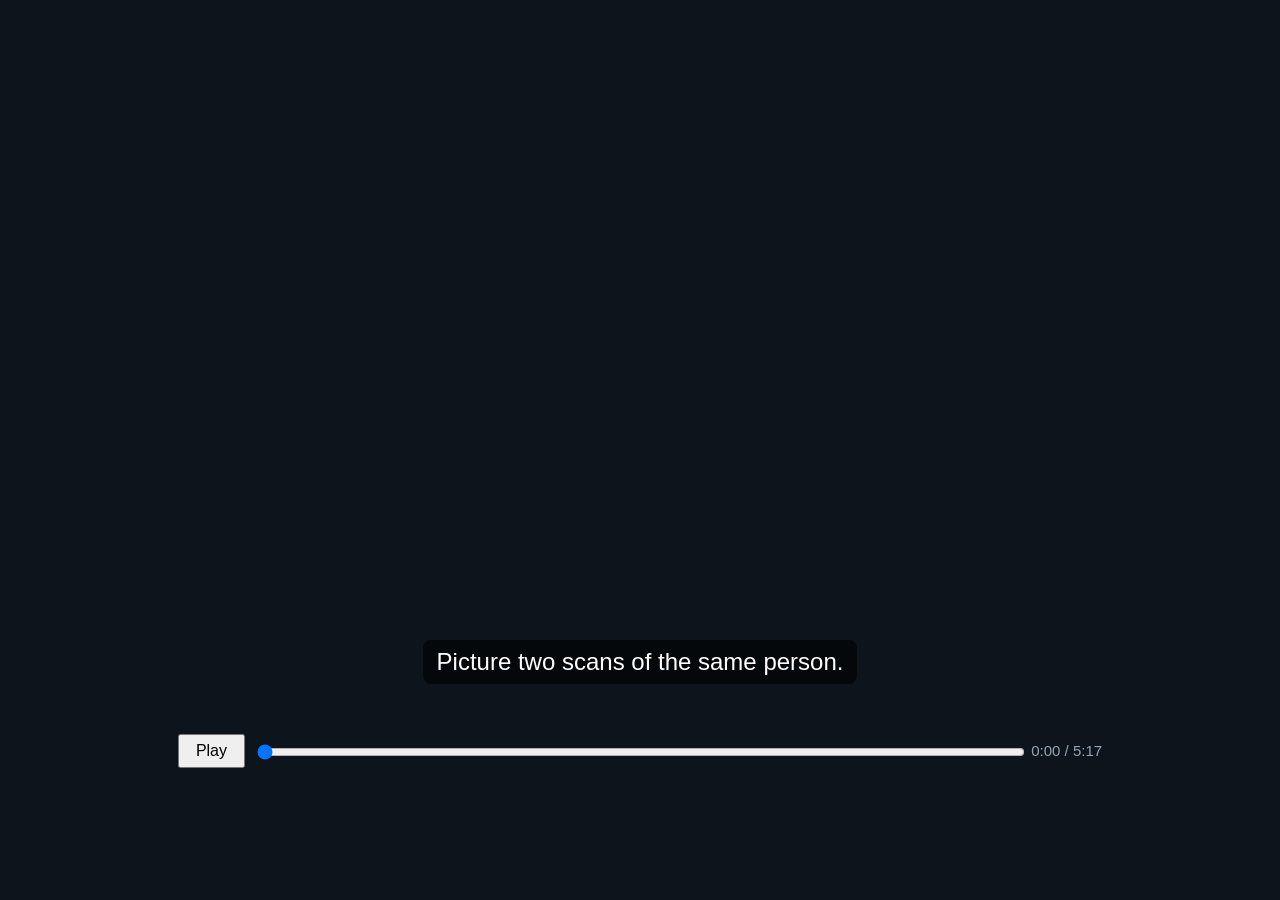
<file: daraxonrasib/interactive.html>
<!doctype html>
<html lang="en"><head><meta charset="utf-8"><title>Daraxonrasib explained</title>
<meta name="viewport" content="width=device-width, initial-scale=1">
<style>
:root{--bg:#0d141c;--fg:#e8eef3;--mut:#93a4b4;--red:#2bb3a3;--amb:#f2a65a;--teal:#2bb3a3;}
html,body{margin:0;background:var(--bg);color:var(--fg);font-family:"Segoe UI","Helvetica Neue",Arial,"DejaVu Sans",sans-serif;}
#stage{position:relative;width:1280px;height:720px;overflow:hidden;background:var(--bg);margin:0 auto;}
#hdr{position:absolute;left:48px;top:26px;right:48px;height:56px;display:flex;align-items:center;gap:16px;}
#hdr .bar{width:8px;height:40px;background:var(--red);border-radius:3px}
#title{font-size:31px;font-weight:600;letter-spacing:.2px}
#num{margin-left:auto;font-size:16px;color:var(--mut)}
svg{position:absolute;left:0;top:90px;width:1280px;height:520px}
#cap{position:absolute;left:90px;right:90px;bottom:18px;min-height:80px;display:flex;align-items:center;justify-content:center;text-align:center;font-size:24px;line-height:1.32;color:#fff;}
#cap span{background:rgba(0,0,0,.6);padding:6px 14px;border-radius:8px;box-decoration-break:clone;-webkit-box-decoration-break:clone}
#ctl{text-align:center;margin:14px auto;font-size:15px;color:var(--mut);max-width:1280px}
#ctl button{font-size:16px;padding:6px 16px;margin-right:10px}
#ctl input{width:60%;vertical-align:middle}
body.rec #ctl{display:none}
text{font-family:"Segoe UI","Helvetica Neue",Arial,sans-serif}
.mono{font-family:Consolas,"Courier New",monospace;white-space:pre}
</style></head>
<body>
<div id="stage"><div id="hdr"><div class="bar"></div><div id="title"></div><div id="num"></div></div>
<svg id="svg" viewBox="0 0 1280 520"></svg><div id="cap"></div></div>
<div id="ctl"><button id="play">Play</button><input id="seek" type="range" min="0" max="1000" value="0"> <span id="tm"></span>
<audio id="au" src="narration.mp3" preload="auto"></audio></div>
<script>
const DATA = {"words": [{"text": "Picture", "start": 0.05}, {"text": "two", "start": 0.472}, {"text": "scans", "start": 0.682}, {"text": "of", "start": 0.999}, {"text": "the", "start": 1.157}, {"text": "same", "start": 1.368}, {"text": "person.", "start": 1.631}, {"text": "In", "start": 2.503}, {"text": "the", "start": 2.666}, {"text": "first,", "start": 2.884}, {"text": "the", "start": 3.265}, {"text": "liver", "start": 3.483}, {"text": "is", "start": 3.81}, {"text": "dotted", "start": 3.973}, {"text": "with", "start": 4.355}, {"text": "tumours.", "start": 4.627}, {"text": "A", "start": 5.567}, {"text": "few", "start": 5.689}, {"text": "months", "start": 5.931}, {"text": "later,", "start": 6.356}, {"text": "on", "start": 6.78}, {"text": "a", "start": 6.962}, {"text": "daily", "start": 7.084}, {"text": "pill,", "start": 7.447}, {"text": "those", "start": 7.811}, {"text": "tumours", "start": 8.175}, {"text": "can", "start": 8.661}, {"text": "no", "start": 8.903}, {"text": "longer", "start": 9.085}, {"text": "be", "start": 9.51}, {"text": "seen.", "start": 9.692}, {"text": "This", "start": 10.506}, {"text": "is", "start": 10.788}, {"text": "pancreatic", "start": 10.957}, {"text": "cancer,", "start": 11.577}, {"text": "the", "start": 12.029}, {"text": "deadliest", "start": 12.254}, {"text": "of", "start": 12.818}, {"text": "the", "start": 12.988}, {"text": "common", "start": 13.213}, {"text": "cancers.", "start": 13.608}, {"text": "The", "start": 14.566}, {"text": "drug", "start": 14.786}, {"text": "is", "start": 15.061}, {"text": "called", "start": 15.226}, {"text": "daraxonrasib,", "start": 15.611}, {"text": "and", "start": 16.656}, {"text": "specialists", "start": 16.876}, {"text": "have", "start": 17.536}, {"text": "called", "start": 17.811}, {"text": "it", "start": 18.196}, {"text": "the", "start": 18.361}, {"text": "biggest", "start": 18.581}, {"text": "step", "start": 19.021}, {"text": "forward", "start": 19.296}, {"text": "in", "start": 19.736}, {"text": "decades.", "start": 19.901}, {"text": "So", "start": 20.846}, {"text": "what", "start": 21.017}, {"text": "changed?", "start": 21.302}, {"text": "Start", "start": 22.666}, {"text": "with", "start": 22.987}, {"text": "a", "start": 23.255}, {"text": "protein", "start": 23.362}, {"text": "called", "start": 23.791}, {"text": "RAS.", "start": 24.166}, {"text": "Think", "start": 24.937}, {"text": "of", "start": 25.196}, {"text": "it", "start": 25.325}, {"text": "as", "start": 25.454}, {"text": "the", "start": 25.584}, {"text": "accelerator", "start": 25.756}, {"text": "pedal", "start": 26.273}, {"text": "for", "start": 26.532}, {"text": "cell", "start": 26.704}, {"text": "growth.", "start": 26.92}, {"text": "Normally", "start": 27.714}, {"text": "it", "start": 28.157}, {"text": "is", "start": 28.304}, {"text": "pressed", "start": 28.451}, {"text": "only", "start": 28.844}, {"text": "when", "start": 29.09}, {"text": "the", "start": 29.336}, {"text": "body", "start": 29.532}, {"text": "sends", "start": 29.778}, {"text": "a", "start": 30.073}, {"text": "signal", "start": 30.171}, {"text": "to", "start": 30.515}, {"text": "grow,", "start": 30.662}, {"text": "and", "start": 30.957}, {"text": "then", "start": 31.153}, {"text": "it", "start": 31.399}, {"text": "lifts", "start": 31.546}, {"text": "again.", "start": 31.841}, {"text": "RAS", "start": 32.635}, {"text": "passes", "start": 32.872}, {"text": "that", "start": 33.204}, {"text": "go", "start": 33.441}, {"text": "signal", "start": 33.583}, {"text": "down", "start": 33.915}, {"text": "a", "start": 34.152}, {"text": "cable", "start": 34.247}, {"text": "to", "start": 34.532}, {"text": "the", "start": 34.674}, {"text": "rest", "start": 34.864}, {"text": "of", "start": 35.101}, {"text": "the", "start": 35.243}, {"text": "cell.", "start": 35.433}, {"text": "A", "start": 36.567}, {"text": "mutation", "start": 36.676}, {"text": "in", "start": 37.168}, {"text": "the", "start": 37.332}, {"text": "RAS", "start": 37.551}, {"text": "gene", "start": 37.824}, {"text": "jams", "start": 38.097}, {"text": "the", "start": 38.37}, {"text": "pedal", "start": 38.589}, {"text": "to", "start": 38.916}, {"text": "the", "start": 39.08}, {"text": "floor.", "start": 39.299}, {"text": "The", "start": 40.131}, {"text": "cable", "start": 40.341}, {"text": "glows", "start": 40.655}, {"text": "with", "start": 40.969}, {"text": "a", "start": 41.23}, {"text": "constant", "start": 41.335}, {"text": "grow", "start": 41.806}, {"text": "signal,", "start": 42.068}, {"text": "and", "start": 42.486}, {"text": "the", "start": 42.696}, {"text": "cell", "start": 42.905}, {"text": "keeps", "start": 43.167}, {"text": "dividing.", "start": 43.481}, {"text": "More", "start": 44.454}, {"text": "than", "start": 44.737}, {"text": "nine", "start": 45.019}, {"text": "in", "start": 45.302}, {"text": "ten", "start": 45.472}, {"text": "pancreatic", "start": 45.698}, {"text": "cancers", "start": 46.32}, {"text": "carry", "start": 46.772}, {"text": "a", "start": 47.112}, {"text": "RAS", "start": 47.225}, {"text": "mutation.", "start": 47.507}, {"text": "That", "start": 48.523}, {"text": "is", "start": 48.782}, {"text": "why", "start": 48.938}, {"text": "hitting", "start": 49.145}, {"text": "RAS", "start": 49.56}, {"text": "matters", "start": 49.819}, {"text": "so", "start": 50.234}, {"text": "much.", "start": 50.39}, {"text": "The", "start": 51.551}, {"text": "trouble", "start": 51.765}, {"text": "is", "start": 52.194}, {"text": "that", "start": 52.355}, {"text": "for", "start": 52.622}, {"text": "about", "start": 52.837}, {"text": "forty", "start": 53.158}, {"text": "years,", "start": 53.48}, {"text": "RAS", "start": 53.855}, {"text": "was", "start": 54.123}, {"text": "called", "start": 54.337}, {"text": "undruggable.", "start": 54.712}, {"text": "Most", "start": 55.859}, {"text": "drugs", "start": 56.129}, {"text": "work", "start": 56.453}, {"text": "by", "start": 56.724}, {"text": "slipping", "start": 56.886}, {"text": "into", "start": 57.372}, {"text": "a", "start": 57.643}, {"text": "pocket", "start": 57.751}, {"text": "on", "start": 58.129}, {"text": "a", "start": 58.291}, {"text": "protein,", "start": 58.4}, {"text": "like", "start": 58.886}, {"text": "a", "start": 59.156}, {"text": "key", "start": 59.265}, {"text": "into", "start": 59.481}, {"text": "a", "start": 59.751}, {"text": "lock.", "start": 59.859}, {"text": "RAS", "start": 60.634}, {"text": "is", "start": 60.912}, {"text": "small", "start": 61.079}, {"text": "and", "start": 61.412}, {"text": "smooth,", "start": 61.635}, {"text": "with", "start": 62.08}, {"text": "almost", "start": 62.358}, {"text": "nowhere", "start": 62.748}, {"text": "for", "start": 63.193}, {"text": "a", "start": 63.415}, {"text": "drug", "start": 63.526}, {"text": "to", "start": 63.805}, {"text": "grip.", "start": 63.972}, {"text": "Daraxonrasib", "start": 65.155}, {"text": "gets", "start": 65.885}, {"text": "around", "start": 66.165}, {"text": "this", "start": 66.558}, {"text": "in", "start": 66.838}, {"text": "a", "start": 67.006}, {"text": "clever", "start": 67.119}, {"text": "way.", "start": 67.511}, {"text": "First", "start": 68.242}, {"text": "it", "start": 68.606}, {"text": "binds", "start": 68.788}, {"text": "a", "start": 69.152}, {"text": "helper", "start": 69.273}, {"text": "protein", "start": 69.698}, {"text": "already", "start": 70.183}, {"text": "inside", "start": 70.668}, {"text": "our", "start": 71.093}, {"text": "cells,", "start": 71.336}, {"text": "called", "start": 71.76}, {"text": "cyclophilin", "start": 72.185}, {"text": "A.", "start": 73.034}, {"text": "Together,", "start": 73.666}, {"text": "the", "start": 74.191}, {"text": "pair", "start": 74.401}, {"text": "forms", "start": 74.664}, {"text": "a", "start": 74.978}, {"text": "new", "start": 75.083}, {"text": "surface", "start": 75.293}, {"text": "that", "start": 75.713}, {"text": "clamps", "start": 75.976}, {"text": "onto", "start": 76.343}, {"text": "RAS", "start": 76.605}, {"text": "while", "start": 76.868}, {"text": "it", "start": 77.183}, {"text": "is", "start": 77.34}, {"text": "switched", "start": 77.498}, {"text": "on.", "start": 77.97}, {"text": "That", "start": 78.63}, {"text": "clamp", "start": 78.877}, {"text": "blocks", "start": 79.172}, {"text": "RAS", "start": 79.517}, {"text": "from", "start": 79.764}, {"text": "passing", "start": 80.011}, {"text": "on", "start": 80.405}, {"text": "its", "start": 80.553}, {"text": "signal.", "start": 80.75}, {"text": "The", "start": 81.594}, {"text": "cable", "start": 81.817}, {"text": "goes", "start": 82.15}, {"text": "dark.", "start": 82.427}, {"text": "Earlier", "start": 83.611}, {"text": "drugs,", "start": 84.138}, {"text": "sotorasib", "start": 84.6}, {"text": "and", "start": 85.457}, {"text": "adagrasib,", "start": 85.72}, {"text": "could", "start": 86.643}, {"text": "only", "start": 87.039}, {"text": "hit", "start": 87.368}, {"text": "one", "start": 87.632}, {"text": "version", "start": 87.896}, {"text": "of", "start": 88.423}, {"text": "the", "start": 88.621}, {"text": "mutation,", "start": 88.885}, {"text": "called", "start": 89.544}, {"text": "G12C,", "start": 90.006}, {"text": "which", "start": 90.797}, {"text": "is", "start": 91.192}, {"text": "rare", "start": 91.39}, {"text": "in", "start": 91.72}, {"text": "pancreatic", "start": 91.917}, {"text": "cancer.", "start": 92.643}, {"text": "Daraxonrasib", "start": 93.62}, {"text": "is", "start": 94.427}, {"text": "designed", "start": 94.613}, {"text": "to", "start": 95.171}, {"text": "hit", "start": 95.357}, {"text": "most", "start": 95.605}, {"text": "RAS", "start": 95.915}, {"text": "mutations", "start": 96.226}, {"text": "at", "start": 96.846}, {"text": "once.", "start": 97.032}, {"text": "It", "start": 97.854}, {"text": "blocks", "start": 98.012}, {"text": "the", "start": 98.381}, {"text": "faulty", "start": 98.592}, {"text": "protein", "start": 98.96}, {"text": "but", "start": 99.382}, {"text": "does", "start": 99.592}, {"text": "not", "start": 99.855}, {"text": "fix", "start": 100.066}, {"text": "the", "start": 100.277}, {"text": "gene,", "start": 100.487}, {"text": "so", "start": 100.803}, {"text": "the", "start": 100.961}, {"text": "drug", "start": 101.172}, {"text": "has", "start": 101.435}, {"text": "to", "start": 101.646}, {"text": "keep", "start": 101.804}, {"text": "working.", "start": 102.067}, {"text": "That", "start": 102.991}, {"text": "is", "start": 103.262}, {"text": "why", "start": 103.425}, {"text": "it", "start": 103.642}, {"text": "is", "start": 103.804}, {"text": "a", "start": 103.967}, {"text": "pill", "start": 104.075}, {"text": "taken", "start": 104.346}, {"text": "every", "start": 104.671}, {"text": "day.", "start": 104.997}, {"text": "The", "start": 106.118}, {"text": "proof", "start": 106.327}, {"text": "came", "start": 106.642}, {"text": "from", "start": 106.904}, {"text": "a", "start": 107.167}, {"text": "large", "start": 107.272}, {"text": "trial", "start": 107.586}, {"text": "called", "start": 107.901}, {"text": "RASolute", "start": 108.268}, {"text": "302.", "start": 108.845}, {"text": "About", "start": 110.03}, {"text": "five", "start": 110.366}, {"text": "hundred", "start": 110.647}, {"text": "people", "start": 111.096}, {"text": "whose", "start": 111.489}, {"text": "cancer", "start": 111.826}, {"text": "had", "start": 112.218}, {"text": "grown", "start": 112.443}, {"text": "after", "start": 112.78}, {"text": "chemotherapy", "start": 113.116}, {"text": "were", "start": 113.846}, {"text": "given", "start": 114.126}, {"text": "either", "start": 114.463}, {"text": "daraxonrasib", "start": 114.856}, {"text": "or", "start": 115.866}, {"text": "more", "start": 116.035}, {"text": "chemo.", "start": 116.315}, {"text": "Median", "start": 117.158}, {"text": "survival", "start": 117.597}, {"text": "was", "start": 118.161}, {"text": "13.2", "start": 118.412}, {"text": "months", "start": 119.602}, {"text": "on", "start": 120.041}, {"text": "daraxonrasib,", "start": 120.229}, {"text": "against", "start": 121.42}, {"text": "6.7", "start": 121.922}, {"text": "months", "start": 122.924}, {"text": "on", "start": 123.363}, {"text": "chemo.", "start": 123.551}, {"text": "That", "start": 124.44}, {"text": "is", "start": 124.664}, {"text": "roughly", "start": 124.799}, {"text": "double.", "start": 125.158}, {"text": "In", "start": 125.968}, {"text": "August", "start": 126.17}, {"text": "2026,", "start": 126.643}, {"text": "the", "start": 127.049}, {"text": "US", "start": 127.319}, {"text": "Food", "start": 127.522}, {"text": "and", "start": 127.859}, {"text": "Drug", "start": 128.13}, {"text": "Administration", "start": 128.468}, {"text": "approved", "start": 129.481}, {"text": "it.", "start": 130.089}, {"text": "Doctors", "start": 131.21}, {"text": "are", "start": 131.648}, {"text": "now", "start": 131.868}, {"text": "testing", "start": 132.087}, {"text": "it", "start": 132.526}, {"text": "earlier,", "start": 132.691}, {"text": "alongside", "start": 133.184}, {"text": "chemo", "start": 133.733}, {"text": "as", "start": 134.062}, {"text": "the", "start": 134.227}, {"text": "first", "start": 134.446}, {"text": "treatment.", "start": 134.775}, {"text": "In", "start": 135.829}, {"text": "an", "start": 136.027}, {"text": "early", "start": 136.225}, {"text": "study,", "start": 136.621}, {"text": "tumours", "start": 137.083}, {"text": "shrank", "start": 137.611}, {"text": "in", "start": 138.073}, {"text": "58", "start": 138.271}, {"text": "percent", "start": 138.469}, {"text": "of", "start": 138.997}, {"text": "40", "start": 139.195}, {"text": "patients.", "start": 139.393}, {"text": "But", "start": 140.503}, {"text": "this", "start": 140.689}, {"text": "is", "start": 140.921}, {"text": "not", "start": 141.06}, {"text": "a", "start": 141.245}, {"text": "cure.", "start": 141.338}, {"text": "Many", "start": 142.067}, {"text": "people", "start": 142.414}, {"text": "get", "start": 142.901}, {"text": "skin", "start": 143.179}, {"text": "rashes,", "start": 143.526}, {"text": "diarrhoea,", "start": 144.082}, {"text": "nausea", "start": 144.846}, {"text": "or", "start": 145.333}, {"text": "mouth", "start": 145.541}, {"text": "sores.", "start": 145.958}, {"text": "And", "start": 146.894}, {"text": "in", "start": 147.105}, {"text": "time,", "start": 147.264}, {"text": "cancers", "start": 147.58}, {"text": "can", "start": 148.003}, {"text": "find", "start": 148.214}, {"text": "ways", "start": 148.478}, {"text": "around", "start": 148.742}, {"text": "the", "start": 149.111}, {"text": "block", "start": 149.322}, {"text": "and", "start": 149.639}, {"text": "start", "start": 149.85}, {"text": "growing", "start": 150.167}, {"text": "again.", "start": 150.589}, {"text": "RAS", "start": 151.809}, {"text": "mutations", "start": 152.114}, {"text": "also", "start": 152.726}, {"text": "drive", "start": 153.032}, {"text": "many", "start": 153.398}, {"text": "lung", "start": 153.704}, {"text": "and", "start": 154.01}, {"text": "bowel", "start": 154.254}, {"text": "cancers.", "start": 154.621}, {"text": "In", "start": 155.622}, {"text": "people", "start": 155.784}, {"text": "with", "start": 156.164}, {"text": "RAS", "start": 156.435}, {"text": "mutant", "start": 156.706}, {"text": "lung", "start": 157.085}, {"text": "cancer", "start": 157.356}, {"text": "who", "start": 157.735}, {"text": "had", "start": 157.952}, {"text": "already", "start": 158.169}, {"text": "been", "start": 158.603}, {"text": "treated,", "start": 158.874}, {"text": "tumours", "start": 159.362}, {"text": "shrank", "start": 159.795}, {"text": "in", "start": 160.175}, {"text": "about", "start": 160.337}, {"text": "42", "start": 160.662}, {"text": "percent", "start": 160.825}, {"text": "at", "start": 161.259}, {"text": "the", "start": 161.421}, {"text": "doses", "start": 161.638}, {"text": "now", "start": 161.963}, {"text": "being", "start": 162.18}, {"text": "tested.", "start": 162.505}, {"text": "A", "start": 163.389}, {"text": "large", "start": 163.503}, {"text": "phase", "start": 163.845}, {"text": "3", "start": 164.188}, {"text": "lung", "start": 164.302}, {"text": "trial", "start": 164.587}, {"text": "is", "start": 164.93}, {"text": "under", "start": 165.101}, {"text": "way,", "start": 165.443}, {"text": "bowel", "start": 165.729}, {"text": "cancer", "start": 166.071}, {"text": "studies", "start": 166.471}, {"text": "are", "start": 166.927}, {"text": "testing", "start": 167.156}, {"text": "it", "start": 167.612}, {"text": "in", "start": 167.783}, {"text": "combinations,", "start": 167.955}, {"text": "and", "start": 168.754}, {"text": "basket", "start": 168.982}, {"text": "trials", "start": 169.382}, {"text": "are", "start": 169.781}, {"text": "trying", "start": 170.009}, {"text": "it", "start": 170.409}, {"text": "across", "start": 170.58}, {"text": "many", "start": 170.98}, {"text": "cancer", "start": 171.265}, {"text": "types", "start": 171.664}, {"text": "at", "start": 172.007}, {"text": "once.", "start": 172.178}, {"text": "Here", "start": 173.37}, {"text": "is", "start": 173.585}, {"text": "something", "start": 173.714}, {"text": "important.", "start": 174.143}, {"text": "Daraxonrasib", "start": 175.064}, {"text": "was", "start": 175.951}, {"text": "not", "start": 176.224}, {"text": "found", "start": 176.497}, {"text": "by", "start": 176.906}, {"text": "AI.", "start": 177.111}, {"text": "It", "start": 177.834}, {"text": "came", "start": 177.997}, {"text": "from", "start": 178.269}, {"text": "classic", "start": 178.542}, {"text": "science:", "start": 178.977}, {"text": "crystallography", "start": 179.468}, {"text": "to", "start": 180.339}, {"text": "see", "start": 180.502}, {"text": "protein", "start": 180.72}, {"text": "shapes", "start": 181.156}, {"text": "at", "start": 181.537}, {"text": "the", "start": 181.701}, {"text": "level", "start": 181.919}, {"text": "of", "start": 182.245}, {"text": "atoms,", "start": 182.409}, {"text": "and", "start": 182.79}, {"text": "years", "start": 183.008}, {"text": "of", "start": 183.335}, {"text": "patient", "start": 183.498}, {"text": "chemistry.", "start": 183.934}, {"text": "But", "start": 184.983}, {"text": "many", "start": 185.229}, {"text": "of", "start": 185.537}, {"text": "the", "start": 185.721}, {"text": "tools", "start": 185.967}, {"text": "for", "start": 186.337}, {"text": "doing", "start": 186.583}, {"text": "this", "start": 186.952}, {"text": "again,", "start": 187.259}, {"text": "faster,", "start": 187.69}, {"text": "now", "start": 188.182}, {"text": "come", "start": 188.428}, {"text": "from", "start": 188.736}, {"text": "AI", "start": 189.044}, {"text": "and", "start": 189.228}, {"text": "data.", "start": 189.474}, {"text": "Start", "start": 190.294}, {"text": "with", "start": 190.578}, {"text": "sequencing.", "start": 190.815}, {"text": "Reading", "start": 191.833}, {"text": "a", "start": 192.293}, {"text": "tumour's", "start": 192.408}, {"text": "DNA", "start": 192.926}, {"text": "has", "start": 193.156}, {"text": "become", "start": 193.387}, {"text": "cheap", "start": 193.79}, {"text": "and", "start": 194.135}, {"text": "fast,", "start": 194.365}, {"text": "so", "start": 194.71}, {"text": "doctors", "start": 194.883}, {"text": "can", "start": 195.343}, {"text": "find", "start": 195.574}, {"text": "who", "start": 195.861}, {"text": "has", "start": 196.091}, {"text": "a", "start": 196.322}, {"text": "RAS", "start": 196.437}, {"text": "mutation", "start": 196.725}, {"text": "in", "start": 197.242}, {"text": "the", "start": 197.415}, {"text": "first", "start": 197.645}, {"text": "place.", "start": 197.991}, {"text": "Next", "start": 199.243}, {"text": "comes", "start": 199.53}, {"text": "shape.", "start": 199.874}, {"text": "AlphaFold", "start": 200.725}, {"text": "predicts", "start": 201.337}, {"text": "a", "start": 201.887}, {"text": "protein's", "start": 202.01}, {"text": "three", "start": 202.621}, {"text": "dimensional", "start": 202.988}, {"text": "shape", "start": 203.722}, {"text": "from", "start": 204.089}, {"text": "its", "start": 204.395}, {"text": "sequence,", "start": 204.64}, {"text": "and", "start": 205.252}, {"text": "its", "start": 205.496}, {"text": "creators,", "start": 205.741}, {"text": "Demis", "start": 206.353}, {"text": "Hassabis", "start": 206.72}, {"text": "and", "start": 207.393}, {"text": "John", "start": 207.637}, {"text": "Jumper,", "start": 207.943}, {"text": "shared", "start": 208.432}, {"text": "the", "start": 208.861}, {"text": "2024", "start": 209.105}, {"text": "Nobel", "start": 209.411}, {"text": "Prize", "start": 209.778}, {"text": "in", "start": 210.145}, {"text": "Chemistry", "start": 210.329}, {"text": "with", "start": 210.94}, {"text": "David", "start": 211.246}, {"text": "Baker.", "start": 211.613}, {"text": "AlphaFold", "start": 212.491}, {"text": "3", "start": 213.063}, {"text": "goes", "start": 213.406}, {"text": "further,", "start": 213.692}, {"text": "predicting", "start": 214.206}, {"text": "how", "start": 214.835}, {"text": "proteins", "start": 215.064}, {"text": "fit", "start": 215.578}, {"text": "with", "start": 215.807}, {"text": "drugs", "start": 216.093}, {"text": "and", "start": 216.436}, {"text": "other", "start": 216.664}, {"text": "molecules.", "start": 217.007}, {"text": "But", "start": 218.086}, {"text": "a", "start": 218.274}, {"text": "prediction", "start": 218.367}, {"text": "is", "start": 218.883}, {"text": "not", "start": 219.024}, {"text": "a", "start": 219.211}, {"text": "medicine.", "start": 219.305}, {"text": "As", "start": 220.224}, {"text": "chemists", "start": 220.376}, {"text": "like", "start": 220.834}, {"text": "to", "start": 221.088}, {"text": "say,", "start": 221.24}, {"text": "a", "start": 221.494}, {"text": "key", "start": 221.596}, {"text": "can", "start": 221.799}, {"text": "fit", "start": 222.002}, {"text": "a", "start": 222.205}, {"text": "lock", "start": 222.307}, {"text": "and", "start": 222.561}, {"text": "still", "start": 222.764}, {"text": "be", "start": 223.069}, {"text": "made", "start": 223.221}, {"text": "of", "start": 223.475}, {"text": "soap.", "start": 223.628}, {"text": "It", "start": 224.383}, {"text": "still", "start": 224.554}, {"text": "has", "start": 224.896}, {"text": "to", "start": 225.124}, {"text": "be", "start": 225.295}, {"text": "safe,", "start": 225.466}, {"text": "stable", "start": 225.809}, {"text": "and", "start": 226.208}, {"text": "actually", "start": 226.436}, {"text": "reach", "start": 226.949}, {"text": "the", "start": 227.291}, {"text": "tumour.", "start": 227.52}, {"text": "Baker's", "start": 228.826}, {"text": "lab", "start": 229.263}, {"text": "goes", "start": 229.482}, {"text": "the", "start": 229.755}, {"text": "other", "start": 229.974}, {"text": "way", "start": 230.302}, {"text": "and", "start": 230.52}, {"text": "designs", "start": 230.739}, {"text": "brand", "start": 231.176}, {"text": "new", "start": 231.504}, {"text": "proteins", "start": 231.723}, {"text": "from", "start": 232.215}, {"text": "scratch,", "start": 232.488}, {"text": "including", "start": 232.98}, {"text": "ones", "start": 233.527}, {"text": "that", "start": 233.8}, {"text": "grip", "start": 234.074}, {"text": "hard", "start": 234.347}, {"text": "targets.", "start": 234.62}, {"text": "Designed", "start": 235.562}, {"text": "proteins", "start": 236.082}, {"text": "can", "start": 236.602}, {"text": "also", "start": 236.833}, {"text": "guide", "start": 237.122}, {"text": "antibody", "start": 237.468}, {"text": "drug", "start": 237.988}, {"text": "conjugates,", "start": 238.277}, {"text": "which", "start": 238.97}, {"text": "deliver", "start": 239.317}, {"text": "a", "start": 239.779}, {"text": "toxic", "start": 239.894}, {"text": "payload", "start": 240.241}, {"text": "straight", "start": 240.703}, {"text": "to", "start": 241.223}, {"text": "cancer", "start": 241.396}, {"text": "cells.", "start": 241.801}, {"text": "Trials", "start": 243.055}, {"text": "are", "start": 243.386}, {"text": "getting", "start": 243.576}, {"text": "smarter", "start": 243.954}, {"text": "too.", "start": 244.333}, {"text": "Synthetic", "start": 245.02}, {"text": "control", "start": 245.548}, {"text": "arms", "start": 245.971}, {"text": "use", "start": 246.235}, {"text": "data", "start": 246.446}, {"text": "from", "start": 246.71}, {"text": "past", "start": 246.974}, {"text": "patients,", "start": 247.239}, {"text": "so", "start": 247.767}, {"text": "fewer", "start": 247.925}, {"text": "people", "start": 248.242}, {"text": "need", "start": 248.612}, {"text": "to", "start": 248.876}, {"text": "get", "start": 249.035}, {"text": "the", "start": 249.246}, {"text": "older", "start": 249.458}, {"text": "treatment.", "start": 249.775}, {"text": "And", "start": 250.806}, {"text": "liquid", "start": 251.102}, {"text": "biopsies", "start": 251.62}, {"text": "read", "start": 252.286}, {"text": "tiny", "start": 252.656}, {"text": "fragments", "start": 253.027}, {"text": "of", "start": 253.767}, {"text": "tumour", "start": 253.989}, {"text": "DNA", "start": 254.507}, {"text": "in", "start": 254.803}, {"text": "the", "start": 255.025}, {"text": "blood,", "start": 255.321}, {"text": "called", "start": 255.84}, {"text": "ctDNA.", "start": 256.358}, {"text": "They", "start": 257.622}, {"text": "can", "start": 257.905}, {"text": "spot", "start": 258.131}, {"text": "resistance", "start": 258.413}, {"text": "early,", "start": 259.034}, {"text": "like", "start": 259.43}, {"text": "the", "start": 259.712}, {"text": "T790M", "start": 259.938}, {"text": "mutation", "start": 260.898}, {"text": "in", "start": 261.407}, {"text": "lung", "start": 261.576}, {"text": "cancer.", "start": 261.859}, {"text": "In", "start": 262.76}, {"text": "the", "start": 262.908}, {"text": "SERENA-6", "start": 263.105}, {"text": "trial", "start": 263.646}, {"text": "in", "start": 263.941}, {"text": "breast", "start": 264.088}, {"text": "cancer,", "start": 264.433}, {"text": "switching", "start": 264.826}, {"text": "treatment", "start": 265.318}, {"text": "as", "start": 265.81}, {"text": "soon", "start": 265.957}, {"text": "as", "start": 266.203}, {"text": "a", "start": 266.351}, {"text": "resistance", "start": 266.449}, {"text": "mutation", "start": 266.99}, {"text": "appeared", "start": 267.432}, {"text": "in", "start": 267.875}, {"text": "the", "start": 268.023}, {"text": "blood", "start": 268.219}, {"text": "kept", "start": 268.514}, {"text": "the", "start": 268.76}, {"text": "cancer", "start": 268.957}, {"text": "in", "start": 269.301}, {"text": "check", "start": 269.449}, {"text": "for", "start": 269.744}, {"text": "longer.", "start": 269.941}, {"text": "Underneath", "start": 271.184}, {"text": "all", "start": 271.815}, {"text": "this", "start": 272.044}, {"text": "is", "start": 272.331}, {"text": "maths.", "start": 272.503}, {"text": "DNA", "start": 273.355}, {"text": "language", "start": 273.616}, {"text": "models,", "start": 274.205}, {"text": "like", "start": 274.728}, {"text": "Evo", "start": 275.055}, {"text": "2,", "start": 275.317}, {"text": "learn", "start": 275.644}, {"text": "the", "start": 276.036}, {"text": "grammar", "start": 276.298}, {"text": "of", "start": 276.821}, {"text": "genes", "start": 277.018}, {"text": "from", "start": 277.41}, {"text": "huge", "start": 277.737}, {"text": "amounts", "start": 278.064}, {"text": "of", "start": 278.587}, {"text": "sequence.", "start": 278.784}, {"text": "AlphaMissense", "start": 279.888}, {"text": "uses", "start": 280.699}, {"text": "similar", "start": 280.97}, {"text": "ideas", "start": 281.402}, {"text": "to", "start": 281.727}, {"text": "predict", "start": 281.889}, {"text": "which", "start": 282.322}, {"text": "single", "start": 282.647}, {"text": "letter", "start": 283.025}, {"text": "changes", "start": 283.404}, {"text": "in", "start": 283.837}, {"text": "a", "start": 283.999}, {"text": "gene", "start": 284.107}, {"text": "are", "start": 284.378}, {"text": "likely", "start": 284.594}, {"text": "to", "start": 284.973}, {"text": "cause", "start": 285.135}, {"text": "harm.", "start": 285.46}, {"text": "And", "start": 286.234}, {"text": "AlphaFold", "start": 286.453}, {"text": "is", "start": 287.0}, {"text": "built", "start": 287.164}, {"text": "so", "start": 287.492}, {"text": "its", "start": 287.656}, {"text": "answer", "start": 287.875}, {"text": "does", "start": 288.257}, {"text": "not", "start": 288.531}, {"text": "change", "start": 288.75}, {"text": "when", "start": 289.132}, {"text": "a", "start": 289.406}, {"text": "molecule", "start": 289.515}, {"text": "is", "start": 290.007}, {"text": "rotated", "start": 290.171}, {"text": "in", "start": 290.609}, {"text": "space,", "start": 290.773}, {"text": "an", "start": 291.156}, {"text": "idea", "start": 291.32}, {"text": "from", "start": 291.593}, {"text": "the", "start": 291.866}, {"text": "maths", "start": 292.085}, {"text": "of", "start": 292.413}, {"text": "symmetry", "start": 292.577}, {"text": "called", "start": 293.069}, {"text": "group", "start": 293.452}, {"text": "theory.", "start": 293.78}, {"text": "Put", "start": 295.068}, {"text": "it", "start": 295.235}, {"text": "together", "start": 295.36}, {"text": "and", "start": 295.737}, {"text": "you", "start": 295.904}, {"text": "have", "start": 296.071}, {"text": "a", "start": 296.28}, {"text": "full", "start": 296.363}, {"text": "loop.", "start": 296.572}, {"text": "Read", "start": 297.273}, {"text": "the", "start": 297.577}, {"text": "tumour's", "start": 297.82}, {"text": "DNA,", "start": 298.367}, {"text": "find", "start": 298.67}, {"text": "the", "start": 298.974}, {"text": "target,", "start": 299.217}, {"text": "see", "start": 299.703}, {"text": "its", "start": 299.946}, {"text": "shape,", "start": 300.189}, {"text": "design", "start": 300.614}, {"text": "the", "start": 301.039}, {"text": "drug,", "start": 301.282}, {"text": "test", "start": 301.647}, {"text": "it", "start": 301.95}, {"text": "smartly,", "start": 302.132}, {"text": "and", "start": 302.679}, {"text": "watch", "start": 302.922}, {"text": "for", "start": 303.287}, {"text": "resistance", "start": 303.53}, {"text": "in", "start": 304.198}, {"text": "the", "start": 304.38}, {"text": "blood.", "start": 304.623}, {"text": "The", "start": 305.498}, {"text": "next", "start": 305.718}, {"text": "step", "start": 305.994}, {"text": "is", "start": 306.269}, {"text": "combinations,", "start": 306.434}, {"text": "to", "start": 307.205}, {"text": "shut", "start": 307.37}, {"text": "down", "start": 307.645}, {"text": "the", "start": 307.92}, {"text": "escape", "start": 308.141}, {"text": "routes.", "start": 308.526}, {"text": "Daraxonrasib", "start": 309.416}, {"text": "shows", "start": 310.15}, {"text": "that", "start": 310.488}, {"text": "an", "start": 310.77}, {"text": "undruggable", "start": 310.939}, {"text": "target", "start": 311.616}, {"text": "can", "start": 312.011}, {"text": "be", "start": 312.236}, {"text": "hit.", "start": 312.406}, {"text": "This", "start": 313.138}, {"text": "is", "start": 313.467}, {"text": "an", "start": 313.664}, {"text": "exciting", "start": 313.861}, {"text": "time,", "start": 314.453}, {"text": "where", "start": 314.848}, {"text": "genetics,", "start": 315.243}, {"text": "maths", "start": 315.901}, {"text": "and", "start": 316.295}, {"text": "AI", "start": 316.558}, {"text": "meet.", "start": 316.756}], "scenes": [{"start": 0, "w0": 0}, {"start": 22.366, "w0": 60}, {"start": 36.267, "w0": 108}, {"start": 51.251000000000005, "w0": 152}, {"start": 64.855, "w0": 194}, {"start": 83.311, "w0": 244}, {"start": 105.818, "w0": 303}, {"start": 130.91, "w0": 357}, {"start": 151.509, "w0": 411}, {"start": 173.07, "w0": 473}, {"start": 198.94299999999998, "w0": 544}, {"start": 228.52599999999998, "w0": 624}, {"start": 242.755, "w0": 660}, {"start": 270.884, "w0": 734}, {"start": 294.768, "w0": 800}], "sentences": [{"start": 0.05, "end": 2.053, "text": "Picture two scans of the same person."}, {"start": 2.503, "end": 5.117, "text": "In the first, the liver is dotted with tumours."}, {"start": 5.567, "end": 10.056, "text": "A few months later, on a daily pill, those tumours can no longer be seen."}, {"start": 10.506, "end": 14.116, "text": "This is pancreatic cancer, the deadliest of the common cancers."}, {"start": 14.566, "end": 20.396, "text": "The drug is called daraxonrasib, and specialists have called it the biggest step forward in decades."}, {"start": 20.846, "end": 21.816, "text": "So what changed?"}, {"start": 22.666, "end": 24.487, "text": "Start with a protein called RAS."}, {"start": 24.937, "end": 27.264, "text": "Think of it as the accelerator pedal for cell growth."}, {"start": 27.714, "end": 32.185, "text": "Normally it is pressed only when the body sends a signal to grow, and then it lifts again."}, {"start": 32.635, "end": 35.717, "text": "RAS passes that go signal down a cable to the rest of the cell."}, {"start": 36.567, "end": 39.681, "text": "A mutation in the RAS gene jams the pedal to the floor."}, {"start": 40.131, "end": 44.004, "text": "The cable glows with a constant grow signal, and the cell keeps dividing."}, {"start": 44.454, "end": 48.073, "text": "More than nine in ten pancreatic cancers carry a RAS mutation."}, {"start": 48.523, "end": 50.701, "text": "That is why hitting RAS matters so much."}, {"start": 51.551, "end": 55.409, "text": "The trouble is that for about forty years, RAS was called undruggable."}, {"start": 55.859, "end": 60.184, "text": "Most drugs work by slipping into a pocket on a protein, like a key into a lock."}, {"start": 60.634, "end": 64.305, "text": "RAS is small and smooth, with almost nowhere for a drug to grip."}, {"start": 65.155, "end": 67.792, "text": "Daraxonrasib gets around this in a clever way."}, {"start": 68.242, "end": 73.216, "text": "First it binds a helper protein already inside our cells, called cyclophilin A."}, {"start": 73.666, "end": 78.18, "text": "Together, the pair forms a new surface that clamps onto RAS while it is switched on."}, {"start": 78.63, "end": 81.144, "text": "That clamp blocks RAS from passing on its signal."}, {"start": 81.594, "end": 82.761, "text": "The cable goes dark."}, {"start": 83.611, "end": 93.17, "text": "Earlier drugs, sotorasib and adagrasib, could only hit one version of the mutation, called G12C, which is rare in pancreatic cancer."}, {"start": 93.62, "end": 97.404, "text": "Daraxonrasib is designed to hit most RAS mutations at once."}, {"start": 97.854, "end": 102.541, "text": "It blocks the faulty protein but does not fix the gene, so the drug has to keep working."}, {"start": 102.991, "end": 105.268, "text": "That is why it is a pill taken every day."}, {"start": 106.118, "end": 109.58, "text": "The proof came from a large trial called RASolute 302."}, {"start": 110.03, "end": 116.708, "text": "About five hundred people whose cancer had grown after chemotherapy were given either daraxonrasib or more chemo."}, {"start": 117.158, "end": 123.99, "text": "Median survival was 13.2 months on daraxonrasib, against 6.7 months on chemo."}, {"start": 124.44, "end": 125.518, "text": "That is roughly double."}, {"start": 125.968, "end": 130.36, "text": "In August 2026, the US Food and Drug Administration approved it."}, {"start": 131.21, "end": 135.379, "text": "Doctors are now testing it earlier, alongside chemo as the first treatment."}, {"start": 135.829, "end": 140.053, "text": "In an early study, tumours shrank in 58 percent of 40 patients."}, {"start": 140.503, "end": 141.617, "text": "But this is not a cure."}, {"start": 142.067, "end": 146.444, "text": "Many people get skin rashes, diarrhoea, nausea or mouth sores."}, {"start": 146.894, "end": 150.959, "text": "And in time, cancers can find ways around the block and start growing again."}, {"start": 151.809, "end": 155.172, "text": "RAS mutations also drive many lung and bowel cancers."}, {"start": 155.622, "end": 162.939, "text": "In people with RAS mutant lung cancer who had already been treated, tumours shrank in about 42 percent at the doses now being tested."}, {"start": 163.389, "end": 172.52, "text": "A large phase 3 lung trial is under way, bowel cancer studies are testing it in combinations, and basket trials are trying it across many cancer types at once."}, {"start": 173.37, "end": 174.614, "text": "Here is something important."}, {"start": 175.064, "end": 177.384, "text": "Daraxonrasib was not found by AI."}, {"start": 177.834, "end": 184.533, "text": "It came from classic science: crystallography to see protein shapes at the level of atoms, and years of patient chemistry."}, {"start": 184.983, "end": 189.844, "text": "But many of the tools for doing this again, faster, now come from AI and data."}, {"start": 190.294, "end": 191.383, "text": "Start with sequencing."}, {"start": 191.833, "end": 198.393, "text": "Reading a tumour's DNA has become cheap and fast, so doctors can find who has a RAS mutation in the first place."}, {"start": 199.243, "end": 200.275, "text": "Next comes shape."}, {"start": 200.725, "end": 212.041, "text": "AlphaFold predicts a protein's three dimensional shape from its sequence, and its creators, Demis Hassabis and John Jumper, shared the 2024 Nobel Prize in Chemistry with David Baker."}, {"start": 212.491, "end": 217.636, "text": "AlphaFold 3 goes further, predicting how proteins fit with drugs and other molecules."}, {"start": 218.086, "end": 219.774, "text": "But a prediction is not a medicine."}, {"start": 220.224, "end": 223.933, "text": "As chemists like to say, a key can fit a lock and still be made of soap."}, {"start": 224.383, "end": 227.976, "text": "It still has to be safe, stable and actually reach the tumour."}, {"start": 228.826, "end": 235.112, "text": "Baker's lab goes the other way and designs brand new proteins from scratch, including ones that grip hard targets."}, {"start": 235.562, "end": 242.205, "text": "Designed proteins can also guide antibody drug conjugates, which deliver a toxic payload straight to cancer cells."}, {"start": 243.055, "end": 244.57, "text": "Trials are getting smarter too."}, {"start": 245.02, "end": 250.356, "text": "Synthetic control arms use data from past patients, so fewer people need to get the older treatment."}, {"start": 250.806, "end": 257.172, "text": "And liquid biopsies read tiny fragments of tumour DNA in the blood, called ctDNA."}, {"start": 257.622, "end": 262.31, "text": "They can spot resistance early, like the T790M mutation in lung cancer."}, {"start": 262.76, "end": 270.334, "text": "In the SERENA-6 trial in breast cancer, switching treatment as soon as a resistance mutation appeared in the blood kept the cancer in check for longer."}, {"start": 271.184, "end": 272.905, "text": "Underneath all this is maths."}, {"start": 273.355, "end": 279.438, "text": "DNA language models, like Evo 2, learn the grammar of genes from huge amounts of sequence."}, {"start": 279.888, "end": 285.784, "text": "AlphaMissense uses similar ideas to predict which single letter changes in a gene are likely to cause harm."}, {"start": 286.234, "end": 294.218, "text": "And AlphaFold is built so its answer does not change when a molecule is rotated in space, an idea from the maths of symmetry called group theory."}, {"start": 295.068, "end": 296.823, "text": "Put it together and you have a full loop."}, {"start": 297.273, "end": 305.048, "text": "Read the tumour's DNA, find the target, see its shape, design the drug, test it smartly, and watch for resistance in the blood."}, {"start": 305.498, "end": 308.966, "text": "The next step is combinations, to shut down the escape routes."}, {"start": 309.416, "end": 312.688, "text": "Daraxonrasib shows that an undruggable target can be hit."}, {"start": 313.138, "end": 317.15, "text": "This is an exciting time, where genetics, maths and AI meet."}], "duration": 317.55};
const W = DATA.words, SC = DATA.scenes, SE = DATA.sentences, DUR = DATA.duration;
const norm = s => s.toLowerCase().replace(/[^a-z0-9]/g,"");
const WN = W.map(w=>norm(w.text));
function cueAbs(phrase, from){ const p = phrase.split(/\s+/).map(norm); for(let i=from;i<WN.length;i++){ let ok=true; for(let j=0;j<p.length;j++){ if(WN[i+j]!==p[j]){ok=false;break;} } if(ok) return W[i].start; } return null; }
const clamp=(x,a=0,b=1)=>Math.max(a,Math.min(b,x));
const ease=x=>{x=clamp(x);return x<.5?2*x*x:1-Math.pow(-2*x+2,2)/2};
const lerp=(a,b,u)=>a+(b-a)*u;
const esc=s=>String(s).replace(/&/g,'&amp;').replace(/</g,'&lt;');
// ----- svg helpers
const T=(x,y,s,o={})=>`<text x="${x}" y="${y}" font-size="${o.size||24}" fill="${o.fill||FG}" text-anchor="${o.anchor||'start'}" font-weight="${o.weight||400}" opacity="${o.op??1}" ${o.cls?`class="${o.cls}"`:''}>${s}</text>`;
const R=(x,y,w,h,f,o={})=>`<rect x="${x}" y="${y}" width="${w}" height="${h}" rx="${o.rx??10}" fill="${f}" opacity="${o.op??1}" ${o.stroke?`stroke="${o.stroke}" stroke-width="${o.sw||2}"`:''} ${o.dash?`stroke-dasharray="${o.dash}"`:''}/>`;
const C=(x,y,r,f,o={})=>`<circle cx="${x}" cy="${y}" r="${r}" fill="${f}" opacity="${o.op??1}" ${o.stroke?`stroke="${o.stroke}" stroke-width="${o.sw||2}"`:''} ${o.dash?`stroke-dasharray="${o.dash}"`:''}/>`;
const P=(d,f,o={})=>`<path d="${d}" fill="${f}" opacity="${o.op??1}" ${o.stroke?`stroke="${o.stroke}" stroke-width="${o.sw||2}"`:''} ${o.dash?`stroke-dasharray="${o.dash}"`:''} stroke-linecap="round" stroke-linejoin="round"/>`;
const L=(x1,y1,x2,y2,c,o={})=>`<line x1="${x1}" y1="${y1}" x2="${x2}" y2="${y2}" stroke="${c}" stroke-width="${o.sw||2}" opacity="${o.op??1}" ${o.dash?`stroke-dasharray="${o.dash}"`:''} stroke-linecap="round"/>`;
const G=(inner,o={})=>`<g opacity="${o.op??1}" ${o.tr?`transform="${o.tr}"`:''}>${inner}</g>`;
const FG='#e8eef3',MUT='#93a4b4',RED='#ef6a5b',AMB='#f2a65a',TEAL='#2bb3a3',BLUE='#6aa8e8',PAN='#18232f',PAN2='#213040';
const ap=(lt,t,d=0.6)=>ease((lt-(t??0))/d);
function arrow(x1,y1,x2,y2,c,o={}){ const a=Math.atan2(y2-y1,x2-x1),h=o.h||12; return L(x1,y1,x2,y2,c,o)+P(`M${x2-h*Math.cos(a-0.45)} ${y2-h*Math.sin(a-0.45)} L${x2} ${y2} L${x2-h*Math.cos(a+0.45)} ${y2-h*Math.sin(a+0.45)}`,'none',{stroke:c,sw:o.sw||2,op:o.op}); }
function card(x,y,w,h,title,lines,o={}){ let s=R(x,y,w,h,o.bg||PAN,{stroke:o.edge||PAN2,sw:2});
  if(o.tag) s+=R(x,y,8,h,o.tag,{rx:3});
  s+=T(x+(o.pad||22),y+(o.ty||40),title,{size:o.ts||24,weight:600,fill:o.tf||FG});
  (lines||[]).forEach((l,i)=>{ s+=T(x+(o.pad||22),y+(o.ty||40)+(o.lg||32)*(i+1),l,{size:o.ls||19,fill:o.lf||MUT}); }); return s; }
function bullets(x,y,items,lt,times,o={}){ let s=''; items.forEach((it,i)=>{ const a=ap(lt,times[i]); s+=G(C(x,y+i*(o.gap||52)-8,7,o.dot||RED)+T(x+22,y+i*(o.gap||52),it,{size:o.size||26}),{op:a,tr:`translate(${(1-a)*20},0)`}); }); return s; }
const pop=(lt,t,inner,dx=0,dy=16)=>{ const a=ap(lt,t); return G(inner,{op:a,tr:`translate(${(1-a)*dx},${(1-a)*dy})`}); };
function agentIcon(x,y,r,col,o={}){ return C(x,y,r,PAN2,{stroke:col,sw:3,op:o.op})+R(x-r*0.45,y-r*0.25,r*0.9,r*0.55,col,{rx:4,op:o.op})+C(x-r*0.2,y+0.02*r,r*0.09,'#0d141c',{op:o.op})+C(x+r*0.2,y+0.02*r,r*0.09,'#0d141c',{op:o.op})+L(x,y-r*0.25,x,y-r*0.55,col,{sw:3,op:o.op})+C(x,y-r*0.6,r*0.1,col,{op:o.op}); }
function note(y,txt,o={}){ return R(o.x??140,y,o.w??1000,44,o.bg||'#1d2b38',{rx:10})+T((o.x??140)+(o.w??1000)/2,y+29,txt,{size:o.size||20,anchor:'middle',fill:o.fill||AMB}); }
const TITLES = ["What changed?","RAS: the growth accelerator","A jammed pedal","Forty years “undruggable”","How daraxonrasib works","Most RAS mutations, one daily pill","The evidence: RASolute 302","Earlier use, and honest limits","Beyond the pancreas","Not found by AI, but…","Seeing shape: AlphaFold","Designing new proteins","Smarter trials","The maths underneath","The full loop"];
const VIO='#b58cf0';
// stylised CT slice: body ellipse, liver, optional tumours
function ct(x,y,tum,o={}){ let s=R(x,y,440,330,'#05080b',{stroke:PAN2,rx:14});
  const cx=x+220,cy=y+170;
  s+=`<ellipse cx="${cx}" cy="${cy}" rx="180" ry="130" fill="#2a2f35" stroke="#59616a" stroke-width="5"/>`;
  s+=`<ellipse cx="${cx}" cy="${cy+95}" rx="26" ry="20" fill="#d9dde1"/>`;          // spine
  s+=P(`M${cx-160} ${cy-30} Q${cx-150} ${cy-110} ${cx-40} ${cy-100} Q${cx+20} ${cy-90} ${cx+10} ${cy-40} Q${cx-30} ${cy+10} ${cx-90} ${cy+40} Q${cx-150} ${cy+50} ${cx-160} ${cy-30} Z`,'#7d6a5e');   // liver
  [[-110,-40,16],[-70,-70,12],[-40,-30,18],[-120,5,11],[-20,-70,9]].forEach(([dx,dy,r])=>{ s+=C(cx+dx,cy+dy,r,'#3b2f2a',{op:tum}); s+=C(cx+dx,cy+dy,r,'none',{stroke:'#c9b4a6',sw:2,op:tum*0.7}); });
  s+=`<ellipse cx="${cx+90}" cy="${cy-20}" rx="40" ry="30" fill="#4a4f55"/>`;        // stomach
  s+=T(x+16,y+28,o.label||'',{size:17,fill:MUT});
  return s; }
// pedal + cable to a cell
function pedal(x,y,press,o={}){ const a=-32+28*press; let s='';
  s+=R(x-70,y+40,200,18,PAN2,{rx:6});
  s+=G(R(0,-12,150,24,o.col||MUT,{rx:8})+R(10,-30,120,16,'#3b4a59',{rx:4}),{tr:`translate(${x-60},${y+40}) rotate(${a})`});
  s+=T(x+30,y+95,o.lab||'RAS = accelerator',{size:19,anchor:'middle',fill:o.col||MUT});
  return s; }
function cable(x1,y1,x2,y2,glow,lt){ let s=L(x1,y1,x2,y2,PAN2,{sw:10});
  if(glow>0){ s+=L(x1,y1,x2,y2,RED,{sw:10,op:glow}); for(let i=0;i<5;i++){ const k=((lt*0.7+i/5)%1); s+=C(lerp(x1,x2,k),lerp(y1,y2,k),9,'#ffd2c8',{op:glow}); } }
  return s; }
function cell(x,y,r,o={}){ return C(x,y,r,'#1c2f3a',{stroke:o.col||TEAL,sw:3,op:o.op})+C(x+r*0.15,y-r*0.1,r*0.38,'#2b4756',{op:o.op}); }
// ras blob (smooth)
function ras(x,y,r,col,o={}){ return `<ellipse cx="${x}" cy="${y}" rx="${r*1.15}" ry="${r}" fill="${col}" opacity="${o.op??1}"/>`+T(x,y+8,o.t??'RAS',{size:o.ts||24,anchor:'middle',weight:700,fill:'#0d141c',op:o.op}); }
const S=[];
S[0]=(lt,D,c)=>{ let s=''; const t1=c('in the first'), t2=c('a few months');
  s+=pop(lt,t1??0.3,ct(150,20,1,{label:'Before'}));
  const fade=1-ap(lt,(t2??99)+0.6,1.6);
  s+=pop(lt,t2,ct(690,20,fade,{label:'Months later, on a daily pill'}));
  s+=pop(lt,t2,arrow(600,185,680,185,TEAL,{sw:4}));
  s+=T(640,372,'Illustrative drawing, not a real scan',{size:16,anchor:'middle',fill:MUT,op:ap(lt,t1??0)});
  s+=pop(lt,c('this is pancreatic'),note(392,'Pancreatic cancer: the deadliest of the common cancers',{size:21,fill:FG,x:240,w:800}));
  s+=pop(lt,c('the drug is called'),T(640,474,'daraxonrasib',{size:40,anchor:'middle',weight:700,fill:TEAL}));
  s+=pop(lt,c('so what changed'),T(1130,474,'?',{size:60,anchor:'middle',weight:700,fill:AMB}));
  return s; };
S[1]=(lt,D,c)=>{ let s=''; const tp=c('think of it'), tn=c('normally it'), tc=c('ras passes');
  const cyc=lt>(tn??99)? Math.max(0,Math.sin((lt-tn)*2.2)) : 0;
  s+=pop(lt,tp,pedal(250,200,cyc,{col:AMB}));
  s+=pop(lt,tn,T(250,90,cyc>0.5?'grow signal: pressed':'no signal: lifted',{size:20,anchor:'middle',fill:cyc>0.5?AMB:MUT}));
  s+=G(cable(360,240,860,240,tc!==null&&lt>tc?cyc:0,lt),{op:ap(lt,tc)});
  s+=pop(lt,tc,cell(960,240,100)+T(960,380,'rest of the cell',{size:19,anchor:'middle',fill:MUT}));
  s+=pop(lt,tc,T(610,210,'signal cable',{size:18,anchor:'middle',fill:MUT}));
  s+=T(640,470,'Illustrative analogy',{size:15,anchor:'middle',fill:MUT,op:ap(lt,tp)});
  return s; };
S[2]=(lt,D,c)=>{ let s=''; const tj=c('a mutation in'), tg=c('the cable glows'), tn=c('more than nine');
  s+=pedal(160,110,ap(lt,tj,0.6),{col:RED,lab:'mutant RAS: jammed'});
  s+=cable(260,150,520,150,ap(lt,tg),lt);
  // dividing cells
  const g=ap(lt,tg,4); const n=1+Math.floor(g*7);
  for(let i=0;i<n;i++){ const x=600+(i%4)*70, y=100+Math.floor(i/4)*80; s+=cell(x,y,30,{col:RED,op:ap(lt,(tg??0)+i*0.5,0.4)}); }
  // 10 icons
  for(let i=0;i<10;i++){ const x=230+i*85, y=380; const on=ap(lt,(tn??99)+i*0.12,0.3); s+=G(C(x,y,30,i<9?RED:PAN2,{stroke:i<9?'#ff9d90':MUT,sw:2})+T(x,y+7,i<9?'RAS':'',{size:14,anchor:'middle',fill:'#0d141c',weight:700}),{op:on}); }
  s+=pop(lt,tn,T(640,450,'More than 9 in 10 pancreatic cancers carry a RAS mutation',{size:22,anchor:'middle',weight:600}));
  return s; };
S[3]=(lt,D,c)=>{ let s=''; const ty=c('about forty years'), tk=c('like a key'), tr=c('ras is small');
  s+=pop(lt,ty,R(80,20,1120,64,PAN,{stroke:PAN2})+T(640,62,'1980s → 2020s:  about 40 years of “undruggable”',{size:26,anchor:'middle',weight:600,fill:AMB}));
  // typical protein with pocket
  const kx=lerp(150,330,ap(lt,(tk??99)+0.4,1));
  s+=pop(lt,tk,P('M300 160 Q460 120 520 200 Q560 300 460 360 Q360 400 300 330 L380 270 L380 230 Z','#2d4a5a',{stroke:TEAL,sw:3})+agentKeyH(kx,250,TEAL)+T(410,440,'Typical drug target: a pocket',{size:20,anchor:'middle',fill:TEAL}));
  // smooth ras
  const sl=ap(lt,(tr??99)+0.8,1.4);
  s+=pop(lt,tr,ras(900,260,90,RED)+agentKeyH(lerp(690,760,Math.min(1,sl*2)),lerp(250,330,Math.max(0,sl*2-1))*1,AMB)+T(900,440,'RAS: small and smooth, nowhere to grip',{size:20,anchor:'middle',fill:RED}));
  return s; };
function agentKeyH(x,y,col){ return C(x,y,16,'none',{stroke:col,sw:5})+L(x+16,y,x+80,y,col,{sw:5})+L(x+66,y,x+66,y+14,col,{sw:5})+L(x+80,y,x+80,y+12,col,{sw:5}); }
S[4]=(lt,D,c)=>{ let s=''; const tb=c('first it binds'), tp=c('together the pair'), tc=c('that clamp'), td=c('the cable goes');
  const m=ap(lt,(tb??0)+0.6,1.2);           // drug moves into helper
  const j=ap(lt,(tp??99)+0.4,1.4);          // pair moves onto RAS
  const hx=lerp(260,640,j), hy=lerp(330,175,j);
  // RAS ON + cable
  s+=ras(780,200,62,RED,{t:'RAS (on)',ts:18});
  const dark=ap(lt,(tc??99)+0.8,1.0);
  s+=cable(860,200,1180,200,1-dark,lt);
  s+=pop(lt,td,T(1020,250,'signal blocked',{size:20,anchor:'middle',fill:TEAL}));
  // helper protein
  s+=pop(lt,tb,`<ellipse cx="${hx}" cy="${hy}" rx="74" ry="56" fill="#3e3566" stroke="${VIO}" stroke-width="3"/>`+T(hx,hy+50+28,j<0.5?'cyclophilin A (helper)':'',{size:17,anchor:'middle',fill:VIO}));
  const dx=lerp(120,hx+40,m), dy=lerp(160,hy-30,m);
  s+=pop(lt,0.2,P(`M${dx} ${dy-20} L${dx+18} ${dy} L${dx} ${dy+20} L${dx-18} ${dy} Z`,TEAL,{stroke:'#bff5ee',sw:2})+T(dx,dy-30,m<0.9?'daraxonrasib':'',{size:17,anchor:'middle',fill:TEAL}));
  s+=pop(lt,tp,T(640,420,j>0.95?'Drug + helper clamp onto active RAS (a “tri-complex”)':'Together they make a new surface',{size:22,anchor:'middle',fill:FG}));
  s+=T(640,470,'Simplified drawing',{size:15,anchor:'middle',fill:MUT,op:ap(lt,tb)});
  return s; };
S[5]=(lt,D,c)=>{ let s=''; const muts=['G12D','G12V','G12R','G12C','G13D','Q61H','G12A','G12S'];
  const te=c('earlier drugs'), td=c('daraxonrasib is designed'), tp=c('it blocks');
  muts.forEach((m,i)=>{ const x=90+i*140; const hitE=m==='G12C'&&lt>(te??99)+0.8; const hitD=lt>(td??99)+0.3+i*0.12;
    s+=pop(lt,(te??0)+i*0.08,R(x,40,120,60,hitD?'#123a35':hitE?'#3a2e12':PAN,{stroke:hitD?TEAL:hitE?AMB:PAN2,rx:10})+T(x+60,79,m,{size:22,anchor:'middle',cls:'mono',fill:hitD?TEAL:hitE?AMB:FG})); });
  s+=pop(lt,(te??99)+0.8,T(90,140,'Sotorasib, adagrasib: G12C only (rare in pancreatic cancer)',{size:20,fill:AMB}));
  s+=pop(lt,td,T(90,175,'Daraxonrasib: most RAS mutations at once',{size:20,fill:TEAL}));
  s+=T(1170,140,'common RAS mutations (examples)',{size:14,fill:MUT,anchor:'end',op:ap(lt,te)});
  // gene vs protein + pills
  s+=pop(lt,tp,R(90,230,500,180,PAN,{stroke:PAN2})+T(340,275,'Gene: still faulty',{size:22,anchor:'middle',fill:RED})+T(340,320,'Protein: blocked',{size:22,anchor:'middle',fill:TEAL})+T(340,370,'so the block must be kept up',{size:18,anchor:'middle',fill:MUT}));
  const days=['M','T','W','T','F','S','S']; const tw=c('that is why');
  days.forEach((d,i)=>{ const x=680+i*72; s+=pop(lt,(tw??99)+i*0.15,R(x,260,56,110,PAN,{stroke:PAN2,rx:8})+T(x+28,290,d,{size:17,anchor:'middle',fill:MUT})+`<rect x="${x+14}" y="310" width="28" height="44" rx="14" fill="${TEAL}"/>`); });
  s+=pop(lt,tw,T(930,410,'one pill, every day',{size:20,anchor:'middle',fill:TEAL}));
  return s; };
S[6]=(lt,D,c)=>{ let s=''; const t5=c('about five hundred'), tm=c('median survival'), tf=c('in august');
  s+=pop(lt,0.2,T(90,40,'RASolute 302 · phase 3 trial',{size:26,weight:700}));
  s+=pop(lt,t5,T(90,74,'~500 people whose pancreatic cancer grew after chemotherapy',{size:19,fill:MUT}));
  const base=380, sc=17; const bars=[['Daraxonrasib',13.2,TEAL,tm],['More chemo',6.7,MUT,(tm??99)+0.9]];
  bars.forEach(([l,v,col,t],i)=>{ const y=150+i*110; const g=ap(lt,t,1.2); s+=G(T(90,y+42,l,{size:22,fill:col,weight:600})+R(300,y,v*sc*3.2*g,64,col,{rx:6})+T(310+v*sc*3.2*g,y+43,v.toFixed(1)+' months',{size:26,weight:700,fill:col}),{op:ap(lt,t,0.3)}); });
  s+=T(90,135,'Median overall survival',{size:18,fill:MUT,op:ap(lt,tm)});
  s+=pop(lt,c('that is roughly'),T(1080,330,'≈ 2×',{size:56,anchor:'middle',weight:700,fill:TEAL}));
  s+=pop(lt,tf,note(410,'US FDA approval: 26 August 2026 (after at least one earlier treatment)',{size:20,fill:FG}));
  return s; };
S[7]=(lt,D,c)=>{ let s=''; const tf=c('in an early'), tn=c('but this is not'), ts=c('many people get'), tr=c('and in time');
  s+=pop(lt,0.2,T(70,40,'First treatment, with chemo (early study)',{size:22,weight:600}));
  for(let i=0;i<40;i++){ const x=90+(i%10)*48, y=80+Math.floor(i/10)*52; const on=i<23&&lt>(tf??99)+0.5+i*0.05; s+=G(C(x,y,17,on?TEAL:PAN2,{stroke:on?'#bff5ee':MUT,sw:1.5}),{op:ap(lt,(tf??99)+i*0.02,0.3)}); }
  s+=pop(lt,tf,T(320,310,'tumours shrank in 58% of 40 patients',{size:21,anchor:'middle',fill:TEAL}));
  s+=pop(lt,tn,R(640,30,560,70,'#3a1e1e',{stroke:RED})+T(920,75,'Not a cure',{size:32,anchor:'middle',weight:700,fill:RED}));
  ['skin rash','diarrhoea','nausea','mouth sores'].forEach((a,i)=>{ s+=pop(lt,(ts??99)+i*0.35,R(640+(i%2)*285,125+Math.floor(i/2)*62,265,48,PAN,{stroke:AMB,rx:24})+T(772+(i%2)*285,156+Math.floor(i/2)*62,a,{size:19,anchor:'middle',fill:AMB})); });
  s+=pop(lt,tr,R(640,270,560,90,PAN,{stroke:RED})+T(920,308,'Resistance: cancers can find a way',{size:21,anchor:'middle',fill:FG})+T(920,338,'around the block and grow again',{size:21,anchor:'middle',fill:FG}));
  s+=T(640,440,'Later update: about 61% of 61 patients',{size:16,anchor:'middle',fill:MUT,op:ap(lt,tn)});
  return s; };
S[8]=(lt,D,c)=>{ let s=''; const cs=[['Pancreas','Approved (after earlier treatment)','First-line trials under way',0.2,TEAL],['Lung','~42% shrank (previously treated)','Phase 3 trial under way',c('in people with'),BLUE],['Bowel','Studies testing combinations','Early stage',c('bowel cancer studies'),AMB]];
  cs.forEach(([a,b,d,t,col],i)=>{ const x=70+i*390; s+=pop(lt,t,R(x,40,360,250,PAN,{stroke:col,sw:2})+T(x+180,105,a,{size:32,anchor:'middle',weight:700,fill:col})+T(x+180,170,b,{size:18,anchor:'middle'})+T(x+180,210,d,{size:18,anchor:'middle',fill:MUT})); });
  const tb=c('and basket'); s+=pop(lt,tb,R(240,330,800,110,'#1d2b38',{rx:12})+T(640,370,'Basket trials',{size:24,anchor:'middle',weight:700,fill:AMB})+T(640,410,'one drug, many cancer types grouped by mutation, not by organ',{size:19,anchor:'middle',fill:FG}));
  return s; };
S[9]=(lt,D,c)=>{ let s=''; const tn=c('daraxonrasib was not'), tc=c('it came from'), ts=c('start with sequencing');
  s+=pop(lt,tn,R(240,10,800,60,'#3a2e12',{stroke:AMB})+T(640,50,'Daraxonrasib was not discovered by AI',{size:26,anchor:'middle',weight:700,fill:AMB}));
  // crystal lattice
  for(let i=0;i<5;i++) for(let j=0;j<4;j++){ const x=110+i*50, y=140+j*50; s+=G(C(x,y,8,BLUE)+(i<4?L(x,y,x+50,y,BLUE,{op:0.4}):'')+(j<3?L(x,y,x,y+50,BLUE,{op:0.4}):''),{op:ap(lt,(tc??99)+0.1*(i+j),0.4)}); }
  s+=pop(lt,tc,T(210,355,'crystallography',{size:19,anchor:'middle',fill:BLUE}));
  s+=pop(lt,(tc??99)+1.5,P('M470 140 L470 200 L420 320 L560 320 L510 200 L510 140 Z','#1d2b38',{stroke:VIO,sw:3})+P('M432 290 L548 290 L560 320 L420 320 Z',VIO,{op:0.6})+T(490,355,'medicinal chemistry',{size:19,anchor:'middle',fill:VIO}));
  // sequencing strip
  const seq='ATGACTGAATATAAACTTGTGGTAGTTGGAGCTGGTGGC'; const g=ap(lt,ts,2.5);
  s+=pop(lt,ts,R(640,120,560,250,PAN,{stroke:TEAL})+T(920,160,'Reading a tumour’s DNA',{size:22,anchor:'middle',weight:600,fill:TEAL}));
  for(let i=0;i<Math.floor(seq.length*g);i++){ const col={A:'#7fe0b0',T:'#ef6a5b',G:'#f2a65a',C:'#6aa8e8'}[seq[i]]; s+=T(668+(i%20)*26,215+Math.floor(i/20)*36,seq[i],{size:22,cls:'mono',fill:(i>=34&&i<37)?'#fff':col,weight:(i>=34&&i<37)?700:400}); }
  s+=pop(lt,(ts??99)+2,T(920,315,'cheap and fast: who has a RAS mutation?',{size:19,anchor:'middle',fill:FG})+T(920,345,'(start of the KRAS gene, illustrative)',{size:14,anchor:'middle',fill:MUT}));
  s+=pop(lt,c('but many of'),T(640,450,'The tools to do it again, faster, increasingly come from AI and data',{size:21,anchor:'middle',fill:FG}));
  return s; };
S[10]=(lt,D,c)=>{ let s=''; const ta=c('alphafold predicts'), tn=c('and its creators'), t3=c('alphafold 3'), tk=c('a key can');
  const f=ap(lt,(ta??0)+0.3,2.5); let d='M80 230';
  for(let i=1;i<=40;i++){ const u=i/40; const xs=80+u*420, ys=230; const ang=u*Math.PI*5; const xf=290+Math.cos(ang)*(40+u*80), yf=200+Math.sin(ang)*(30+u*45); d+=` L${lerp(xs,xf,f)} ${lerp(ys,yf,f)}`; }
  s+=pop(lt,ta,P(d,'none',{stroke:TEAL,sw:7})+T(290,370,f<0.5?'sequence':'predicted 3D shape',{size:19,anchor:'middle',fill:TEAL}));
  s+=pop(lt,tn,R(560,20,640,120,PAN,{stroke:AMB})+T(880,62,'2024 Nobel Prize in Chemistry',{size:24,anchor:'middle',weight:700,fill:AMB})+T(880,96,'Demis Hassabis and John Jumper (AlphaFold)',{size:19,anchor:'middle'})+T(880,124,'with David Baker (protein design)',{size:19,anchor:'middle'}));
  s+=pop(lt,t3,R(560,160,640,70,PAN,{stroke:PAN2})+T(880,203,'AlphaFold 3: how proteins fit with drugs and other molecules',{size:18,anchor:'middle'}));
  s+=pop(lt,tk,R(560,260,640,170,'#2a1c1c',{stroke:RED})+agentKeyH(600,320,'#e9e4d0')+T(700,318,'“A key can fit a lock',{size:24,fill:FG,weight:600})+T(700,350,'and still be made of soap.”',{size:24,fill:FG,weight:600})+T(600,400,'Still needs to be safe, stable and reach the tumour',{size:18,fill:MUT}));
  return s; };
S[11]=(lt,D,c)=>{ let s=''; const tb=c('baker'), ta=c('designed proteins can');
  // designed binder gripping target
  s+=pop(lt,tb,ras(260,230,80,RED,{t:'hard target',ts:18}));
  const g=ap(lt,(tb??0)+1.2,1.2); s+=pop(lt,tb,P(`M${lerp(480,350,g)} 140 Q${lerp(560,420,g)} 230 ${lerp(480,350,g)} 320`,'none',{stroke:VIO,sw:22})+T(450,390,'designed from scratch',{size:19,anchor:'middle',fill:VIO}));
  // ADC
  const k=ap(lt,(ta??99)+0.6,2); const ax=lerp(680,980,k);
  s+=pop(lt,ta,cell(1080,230,90,{col:RED})+T(1080,360,'cancer cell',{size:19,anchor:'middle',fill:RED}));
  s+=pop(lt,ta,G(L(0,0,0,50,BLUE,{sw:10})+L(0,0,-30,-40,BLUE,{sw:10})+L(0,0,30,-40,BLUE,{sw:10})+C(0,62,12,AMB),{tr:`translate(${ax},210) rotate(90)`}));
  s+=pop(lt,ta,T(800,420,'Antibody drug conjugate: a guided toxic payload',{size:20,anchor:'middle',fill:FG}));
  return s; };
S[12]=(lt,D,c)=>{ let s=''; const ts=c('synthetic control'), tl=c('and liquid'), tt=c('they can spot'), t6=c('in the serena');
  s+=pop(lt,ts,R(60,20,540,330,PAN,{stroke:PAN2})+T(330,58,'Synthetic control arm',{size:23,anchor:'middle',weight:700,fill:BLUE}));
  for(let i=0;i<24;i++){ const x=100+(i%8)*30, y=110+Math.floor(i/8)*34; s+=G(C(x,y,10,MUT,{op:0.6}),{op:ap(lt,(ts??99)+i*0.03,0.3)}); }
  s+=pop(lt,ts,T(220,230,'data from past patients',{size:17,anchor:'middle',fill:MUT}));
  for(let i=0;i<12;i++){ const x=400+(i%4)*40, y=110+Math.floor(i/4)*34; s+=G(C(x,y,12,TEAL),{op:ap(lt,(ts??99)+0.8+i*0.04,0.3)}); }
  s+=pop(lt,ts,T(460,230,'new drug',{size:17,anchor:'middle',fill:TEAL})+T(330,290,'fewer people need the older treatment',{size:18,anchor:'middle'}));
  // blood tube
  s+=pop(lt,tl,R(660,20,560,330,PAN,{stroke:PAN2})+T(940,58,'Liquid biopsy (ctDNA)',{size:23,anchor:'middle',weight:700,fill:RED}));
  s+=pop(lt,tl,R(700,90,60,220,'#1d2b38',{stroke:MUT,rx:28})+R(704,160,52,146,'#7a1f24',{rx:24}));
  for(let i=0;i<6;i++){ const y=180+i*20; s+=pop(lt,(tl??99)+0.5+i*0.15,L(712+(i%2)*10,y,740+(i%2)*6,y+4,'#ffd2c8',{sw:3})); }
  s+=pop(lt,tl,T(800,130,'tiny fragments of tumour',{size:18,fill:FG})+T(800,156,'DNA in the blood',{size:18,fill:FG}));
  s+=pop(lt,tt,T(800,210,'spot resistance early',{size:19,fill:AMB})+T(800,238,'e.g. T790M (lung cancer)',{size:17,fill:MUT,cls:'mono'}));
  s+=pop(lt,t6,T(800,285,'SERENA-6 (breast cancer):',{size:18,fill:TEAL,weight:600})+T(800,311,'switch early → controlled longer',{size:18,fill:TEAL}));
  return s; };
S[13]=(lt,D,c)=>{ let s=''; const te=c('dna language'), tm=c('alphamissense'), tg=c('and alphafold is');
  s+=pop(lt,te,R(60,20,360,380,PAN,{stroke:TEAL})+T(240,60,'Evo 2',{size:26,anchor:'middle',weight:700,fill:TEAL})+T(240,90,'DNA language model',{size:17,anchor:'middle',fill:MUT}));
  const seq='GGAGCTGGTGGCGTAGGCAAGAGTGCCTTGACG'; for(let i=0;i<seq.length;i++){ s+=T(90+(i%11)*27,140+Math.floor(i/11)*36,seq[i],{size:20,cls:'mono',fill:i===seq.length-1?AMB:MUT,op:ap(lt,(te??99)+i*0.05,0.2)}); }
  s+=pop(lt,(te??99)+1.5,T(240,280,'learns the “grammar”',{size:19,anchor:'middle'})+T(240,306,'of genes',{size:19,anchor:'middle'}));
  s+=pop(lt,tm,R(460,20,360,380,PAN,{stroke:AMB})+T(640,60,'AlphaMissense',{size:26,anchor:'middle',weight:700,fill:AMB})+T(640,90,'one-letter changes',{size:17,anchor:'middle',fill:MUT})
    +T(640,160,'…GGT GCC…',{size:24,anchor:'middle',cls:'mono'})+T(640,200,'↓',{size:24,anchor:'middle',fill:MUT})+T(640,240,'…GAT GCC…',{size:24,anchor:'middle',cls:'mono',fill:AMB})
    +T(640,300,'likely harmful?',{size:20,anchor:'middle',fill:RED}));
  const a=lt>(tg??99)?(lt-tg)*40:0;
  s+=pop(lt,tg,R(860,20,360,380,PAN,{stroke:VIO})+T(1040,60,'Symmetry',{size:26,anchor:'middle',weight:700,fill:VIO})+T(1040,90,'group theory',{size:17,anchor:'middle',fill:MUT})
    +G(P('M-60 -20 Q-20 -70 30 -30 Q70 0 40 50 Q0 80 -40 40 Z','none',{stroke:VIO,sw:6})+C(30,-30,8,AMB)+C(-40,40,8,TEAL),{tr:`translate(1040,220) rotate(${a})`})
    +T(1040,320,'rotate the molecule:',{size:18,anchor:'middle'})+T(1040,346,'same answer',{size:18,anchor:'middle',fill:VIO}));
  return s; };
S[14]=(lt,D,c)=>{ let s=''; const st=[['Read DNA',TEAL],['Find target',RED],['See shape',BLUE],['Design drug',VIO],['Test smartly',AMB],['Watch blood',RED]];
  const t0=c('read the'); const cx=360,cy=225;
  const k=(lt*0.2)%1, an=-Math.PI/2+k*Math.PI*2; s+=G(`<ellipse cx="${cx}" cy="${cy}" rx="${237}" ry="170" fill="none" stroke="${MUT}" stroke-width="2" stroke-dasharray="6 10"/>`+C(cx+237*Math.cos(an),cy+170*Math.sin(an),8,TEAL),{op:ap(lt,t0)});
  st.forEach(([a,col],i)=>{ const ang=-Math.PI/2+i*Math.PI/3; const x=cx+250*Math.cos(ang)*0.95, y=cy+170*Math.sin(ang); s+=pop(lt,(t0??0)+i*0.5,R(x-90,y-24,180,48,PAN,{stroke:col,sw:2,rx:24})+T(x,y+7,a,{size:19,anchor:'middle',fill:col,weight:600})); });
  s+=pop(lt,c('the next step'),R(700,40,520,80,PAN,{stroke:TEAL})+T(960,90,'Next: combinations to block escape routes',{size:20,anchor:'middle'}));
  s+=pop(lt,c('daraxonrasib shows'),T(960,180,'An “undruggable” target',{size:28,anchor:'middle',weight:700})+T(960,218,'can be hit',{size:28,anchor:'middle',weight:700,fill:TEAL}));
  s+=pop(lt,c('this is an'),T(960,285,'genetics + maths + AI',{size:26,anchor:'middle',fill:AMB,weight:600}));
  s+=pop(lt,c('this is an'),R(700,330,520,110,'#1d2b38',{rx:12})+T(960,368,'Not medical advice.',{size:22,anchor:'middle',weight:700,fill:FG})+T(960,398,'Talk to your doctor about treatment.',{size:17,anchor:'middle',fill:MUT})+T(960,424,'Figures checked 21 Nov 2026 · sources on the video page',{size:14,anchor:'middle',fill:MUT}));
  return s; };
// ----- render
const svg=document.getElementById('svg'), cap=document.getElementById('cap'), ttl=document.getElementById('title'), num=document.getElementById('num');
let lastCap=-2;
window.render=function(t){
  let k=0; while(k+1<SC.length && t>=SC[k+1].start) k++;
  const st=SC[k].start, en=(k+1<SC.length?SC[k+1].start:DUR), lt=t-st;
  const c=ph=>{ const v=cueAbs(ph,SC[k].w0); return (v===null||v>en+1)?null:v-st; };
  const fade=clamp(lt/0.45)*clamp((en-t)/0.3+(k===SC.length-1?1:0));
  svg.innerHTML=`<g opacity="${fade}">${S[k](lt,en-st,c)}</g>`;
  ttl.textContent=TITLES[k]; num.textContent=(k+1)+' / '+SC.length; document.getElementById('hdr').style.opacity=clamp(lt/0.45);
  let j=-1; for(let i=0;i<SE.length;i++){ if(t>=SE[i].start-0.05) j=i; else break; }
  if(j>=0 && t>SE[j].end+0.4) j=-1;
  if(j!==lastCap){ cap.innerHTML=j>=0?`<span>${esc(SE[j].text)}</span>`:''; lastCap=j; }
};
if(location.hash==='#rec'){ document.body.classList.add('rec'); }
else{ const au=document.getElementById('au'), pl=document.getElementById('play'), sk=document.getElementById('seek'), tm=document.getElementById('tm');
  pl.onclick=()=>{ if(au.paused){au.play();pl.textContent='Pause';} else {au.pause();pl.textContent='Play';} };
  sk.oninput=()=>{ au.currentTime=sk.value/1000*DUR; };
  const f=s=>Math.floor(s/60)+':'+String(Math.floor(s%60)).padStart(2,'0');
  (function loop(){ const t=au.currentTime||0; render(t); sk.value=t/DUR*1000; tm.textContent=f(t)+' / '+f(DUR); requestAnimationFrame(loop); })();
  const fit=()=>{ const s=Math.min(1,window.innerWidth/1280); const st=document.getElementById('stage'); st.style.transform=`scale(${s})`; st.style.transformOrigin='top left'; st.style.marginLeft=s<1?'0':'auto'; document.body.style.height=(720*s+80)+'px'; };
  window.addEventListener('resize',fit); fit(); }
render(0);
</script></body></html>
</file>
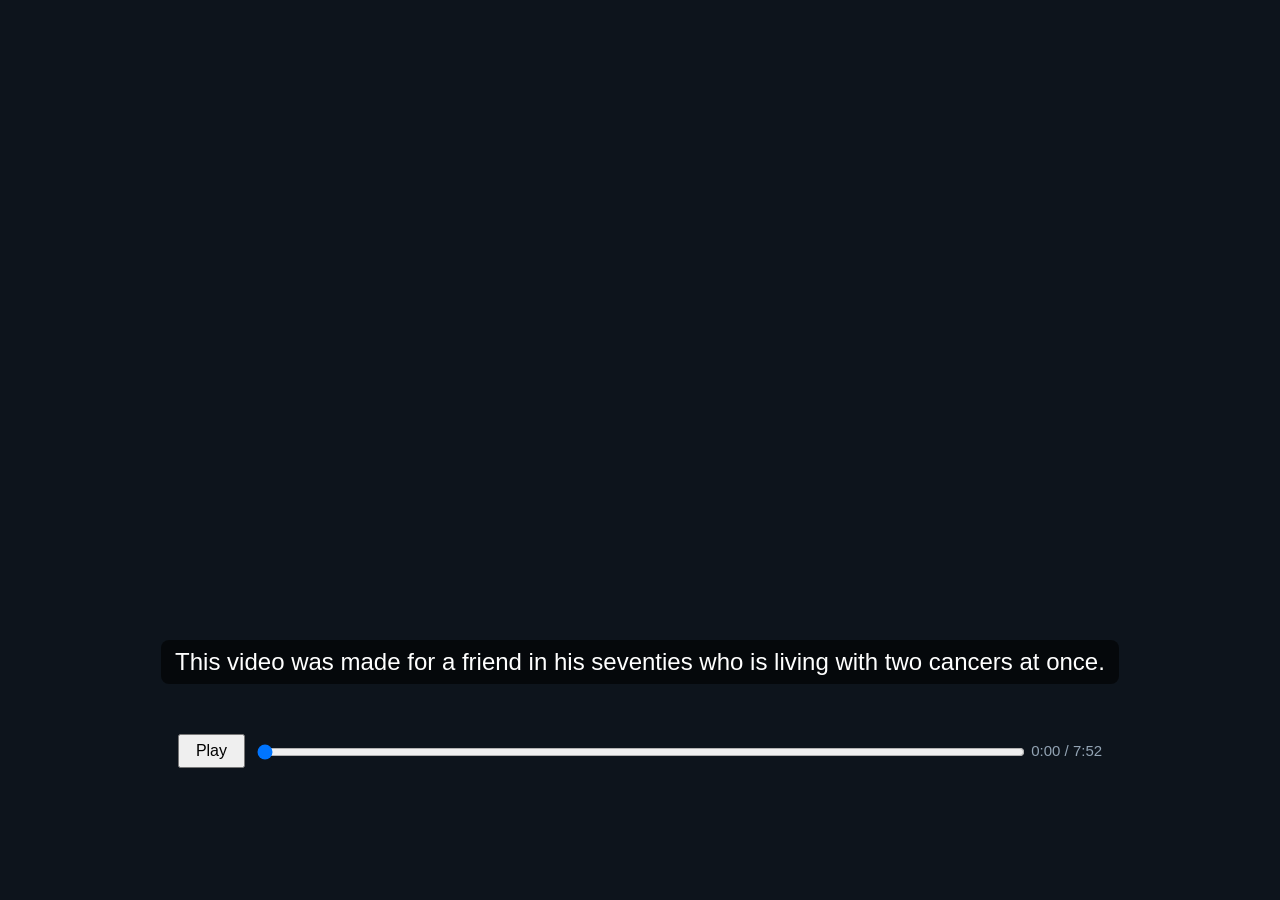
<file: myeloma-melanoma/interactive.html>
<!doctype html>
<html lang="en"><head><meta charset="utf-8"><title>Myeloma and melanoma</title>
<meta name="viewport" content="width=device-width, initial-scale=1">
<style>
:root{--bg:#0d141c;--fg:#e8eef3;--mut:#93a4b4;--red:#2bb3a3;--amb:#f2a65a;--teal:#2bb3a3;}
html,body{margin:0;background:var(--bg);color:var(--fg);font-family:"Segoe UI","Helvetica Neue",Arial,"DejaVu Sans",sans-serif;}
#stage{position:relative;width:1280px;height:720px;overflow:hidden;background:var(--bg);margin:0 auto;}
#hdr{position:absolute;left:48px;top:26px;right:48px;height:56px;display:flex;align-items:center;gap:16px;}
#hdr .bar{width:8px;height:40px;background:var(--red);border-radius:3px}
#title{font-size:31px;font-weight:600;letter-spacing:.2px}
#num{margin-left:auto;font-size:16px;color:var(--mut)}
svg{position:absolute;left:0;top:90px;width:1280px;height:520px}
#cap{position:absolute;left:90px;right:90px;bottom:18px;min-height:80px;display:flex;align-items:center;justify-content:center;text-align:center;font-size:24px;line-height:1.32;color:#fff;}
#cap span{background:rgba(0,0,0,.6);padding:6px 14px;border-radius:8px;box-decoration-break:clone;-webkit-box-decoration-break:clone}
#ctl{text-align:center;margin:14px auto;font-size:15px;color:var(--mut);max-width:1280px}
#ctl button{font-size:16px;padding:6px 16px;margin-right:10px}
#ctl input{width:60%;vertical-align:middle}
body.rec #ctl{display:none}
text{font-family:"Segoe UI","Helvetica Neue",Arial,sans-serif}
.mono{font-family:Consolas,"Courier New",monospace;white-space:pre}
</style></head>
<body>
<div id="stage"><div id="hdr"><div class="bar"></div><div id="title"></div><div id="num"></div></div>
<svg id="svg" viewBox="0 0 1280 520"></svg><div id="cap"></div></div>
<div id="ctl"><button id="play">Play</button><input id="seek" type="range" min="0" max="1000" value="0"> <span id="tm"></span>
<audio id="au" src="narration.mp3" preload="auto"></audio></div>
<script>
const DATA = {"words": [{"text": "This", "start": 0.05}, {"text": "video", "start": 0.296}, {"text": "was", "start": 0.592}, {"text": "made", "start": 0.789}, {"text": "for", "start": 1.035}, {"text": "a", "start": 1.232}, {"text": "friend", "start": 1.33}, {"text": "in", "start": 1.675}, {"text": "his", "start": 1.823}, {"text": "seventies", "start": 2.02}, {"text": "who", "start": 2.512}, {"text": "is", "start": 2.709}, {"text": "living", "start": 2.857}, {"text": "with", "start": 3.201}, {"text": "two", "start": 3.448}, {"text": "cancers", "start": 3.645}, {"text": "at", "start": 4.038}, {"text": "once.", "start": 4.186}, {"text": "One", "start": 4.932}, {"text": "is", "start": 5.16}, {"text": "multiple", "start": 5.331}, {"text": "myeloma,", "start": 5.845}, {"text": "a", "start": 6.359}, {"text": "blood", "start": 6.473}, {"text": "cancer,", "start": 6.816}, {"text": "which", "start": 7.273}, {"text": "he", "start": 7.616}, {"text": "is", "start": 7.787}, {"text": "already", "start": 7.958}, {"text": "being", "start": 8.415}, {"text": "treated", "start": 8.758}, {"text": "for.", "start": 9.214}, {"text": "The", "start": 9.95}, {"text": "other", "start": 10.167}, {"text": "is", "start": 10.494}, {"text": "a", "start": 10.657}, {"text": "melanoma,", "start": 10.765}, {"text": "a", "start": 11.309}, {"text": "skin", "start": 11.417}, {"text": "cancer,", "start": 11.689}, {"text": "which", "start": 12.124}, {"text": "has", "start": 12.45}, {"text": "just", "start": 12.668}, {"text": "been", "start": 12.939}, {"text": "removed", "start": 13.211}, {"text": "by", "start": 13.646}, {"text": "surgery.", "start": 13.809}, {"text": "It", "start": 14.748}, {"text": "explains", "start": 14.919}, {"text": "both", "start": 15.433}, {"text": "in", "start": 15.719}, {"text": "general", "start": 15.89}, {"text": "terms,", "start": 16.347}, {"text": "how", "start": 16.747}, {"text": "much", "start": 16.975}, {"text": "treatment", "start": 17.26}, {"text": "has", "start": 17.831}, {"text": "improved,", "start": 18.06}, {"text": "and", "start": 18.631}, {"text": "good", "start": 18.859}, {"text": "questions", "start": 19.145}, {"text": "to", "start": 19.716}, {"text": "ask.", "start": 19.887}, {"text": "It", "start": 20.622}, {"text": "is", "start": 20.8}, {"text": "not", "start": 20.978}, {"text": "medical", "start": 21.216}, {"text": "advice.", "start": 21.69}, {"text": "His", "start": 22.614}, {"text": "own", "start": 22.833}, {"text": "doctors", "start": 23.052}, {"text": "know", "start": 23.489}, {"text": "his", "start": 23.762}, {"text": "details.", "start": 23.981}, {"text": "Start", "start": 25.323}, {"text": "with", "start": 25.649}, {"text": "myeloma.", "start": 25.92}, {"text": "Deep", "start": 26.859}, {"text": "inside", "start": 27.161}, {"text": "the", "start": 27.584}, {"text": "bone", "start": 27.826}, {"text": "marrow", "start": 28.128}, {"text": "live", "start": 28.551}, {"text": "plasma", "start": 28.854}, {"text": "cells.", "start": 29.277}, {"text": "Their", "start": 30.15}, {"text": "job", "start": 30.479}, {"text": "is", "start": 30.698}, {"text": "to", "start": 30.863}, {"text": "make", "start": 31.027}, {"text": "antibodies,", "start": 31.301}, {"text": "the", "start": 31.96}, {"text": "proteins", "start": 32.179}, {"text": "that", "start": 32.673}, {"text": "fight", "start": 32.947}, {"text": "infection.", "start": 33.276}, {"text": "In", "start": 34.329}, {"text": "myeloma,", "start": 34.511}, {"text": "one", "start": 35.055}, {"text": "plasma", "start": 35.296}, {"text": "cell", "start": 35.72}, {"text": "goes", "start": 36.022}, {"text": "wrong", "start": 36.324}, {"text": "and", "start": 36.687}, {"text": "copies", "start": 36.929}, {"text": "itself", "start": 37.352}, {"text": "again", "start": 37.775}, {"text": "and", "start": 38.138}, {"text": "again.", "start": 38.379}, {"text": "These", "start": 39.252}, {"text": "copies", "start": 39.569}, {"text": "crowd", "start": 39.938}, {"text": "the", "start": 40.255}, {"text": "marrow", "start": 40.466}, {"text": "and", "start": 40.835}, {"text": "pour", "start": 41.046}, {"text": "out", "start": 41.31}, {"text": "one", "start": 41.521}, {"text": "useless", "start": 41.732}, {"text": "antibody,", "start": 42.154}, {"text": "which", "start": 42.682}, {"text": "doctors", "start": 42.998}, {"text": "track", "start": 43.42}, {"text": "in", "start": 43.737}, {"text": "blood", "start": 43.895}, {"text": "tests", "start": 44.211}, {"text": "as", "start": 44.528}, {"text": "the", "start": 44.686}, {"text": "paraprotein.", "start": 44.897}, {"text": "Over", "start": 46.086}, {"text": "time", "start": 46.379}, {"text": "this", "start": 46.672}, {"text": "can", "start": 46.965}, {"text": "weaken", "start": 47.199}, {"text": "bones,", "start": 47.61}, {"text": "strain", "start": 48.02}, {"text": "the", "start": 48.43}, {"text": "kidneys,", "start": 48.664}, {"text": "cause", "start": 49.192}, {"text": "anaemia,", "start": 49.543}, {"text": "and", "start": 50.071}, {"text": "make", "start": 50.305}, {"text": "infections", "start": 50.598}, {"text": "more", "start": 51.243}, {"text": "likely.", "start": 51.536}, {"text": "Today", "start": 52.855}, {"text": "myeloma", "start": 53.201}, {"text": "is", "start": 53.663}, {"text": "usually", "start": 53.836}, {"text": "treated", "start": 54.298}, {"text": "with", "start": 54.759}, {"text": "a", "start": 55.048}, {"text": "combination", "start": 55.163}, {"text": "of", "start": 55.856}, {"text": "drugs,", "start": 56.029}, {"text": "often", "start": 56.433}, {"text": "three", "start": 56.779}, {"text": "at", "start": 57.126}, {"text": "once,", "start": 57.299}, {"text": "called", "start": 57.645}, {"text": "triple", "start": 58.049}, {"text": "therapy.", "start": 58.453}, {"text": "Each", "start": 59.423}, {"text": "drug", "start": 59.642}, {"text": "attacks", "start": 59.862}, {"text": "in", "start": 60.213}, {"text": "a", "start": 60.344}, {"text": "different", "start": 60.432}, {"text": "way.", "start": 60.871}, {"text": "A", "start": 61.541}, {"text": "common", "start": 61.654}, {"text": "example", "start": 62.051}, {"text": "for", "start": 62.504}, {"text": "people", "start": 62.73}, {"text": "not", "start": 63.127}, {"text": "having", "start": 63.354}, {"text": "a", "start": 63.75}, {"text": "stem", "start": 63.863}, {"text": "cell", "start": 64.147}, {"text": "transplant", "start": 64.43}, {"text": "is", "start": 65.053}, {"text": "daratumumab,", "start": 65.223}, {"text": "an", "start": 66.3}, {"text": "antibody", "start": 66.469}, {"text": "that", "start": 66.979}, {"text": "tags", "start": 67.263}, {"text": "myeloma", "start": 67.546}, {"text": "cells", "start": 67.999}, {"text": "for", "start": 68.339}, {"text": "the", "start": 68.566}, {"text": "immune", "start": 68.792}, {"text": "system.", "start": 69.189}, {"text": "Then", "start": 70.092}, {"text": "lenalidomide,", "start": 70.381}, {"text": "a", "start": 71.362}, {"text": "tablet", "start": 71.478}, {"text": "that", "start": 71.882}, {"text": "boosts", "start": 72.17}, {"text": "the", "start": 72.575}, {"text": "immune", "start": 72.806}, {"text": "attack.", "start": 73.21}, {"text": "And", "start": 74.122}, {"text": "dexamethasone,", "start": 74.365}, {"text": "a", "start": 75.276}, {"text": "steroid", "start": 75.398}, {"text": "that", "start": 75.884}, {"text": "helps", "start": 76.188}, {"text": "the", "start": 76.552}, {"text": "other", "start": 76.795}, {"text": "two", "start": 77.16}, {"text": "work.", "start": 77.403}, {"text": "In", "start": 78.218}, {"text": "the", "start": 78.384}, {"text": "large", "start": 78.606}, {"text": "MAIA", "start": 78.939}, {"text": "trial", "start": 79.273}, {"text": "of", "start": 79.606}, {"text": "this", "start": 79.772}, {"text": "combination,", "start": 80.05}, {"text": "half", "start": 80.772}, {"text": "the", "start": 81.049}, {"text": "people", "start": 81.271}, {"text": "were", "start": 81.66}, {"text": "still", "start": 81.937}, {"text": "alive", "start": 82.27}, {"text": "after", "start": 82.604}, {"text": "about", "start": 82.937}, {"text": "seven", "start": 83.27}, {"text": "and", "start": 83.603}, {"text": "a", "start": 83.825}, {"text": "half", "start": 83.936}, {"text": "years.", "start": 84.213}, {"text": "Myeloma", "start": 85.052}, {"text": "is", "start": 85.521}, {"text": "not", "start": 85.697}, {"text": "usually", "start": 85.931}, {"text": "cured,", "start": 86.4}, {"text": "but", "start": 86.81}, {"text": "for", "start": 87.044}, {"text": "many", "start": 87.278}, {"text": "people", "start": 87.571}, {"text": "it", "start": 87.981}, {"text": "is", "start": 88.157}, {"text": "now", "start": 88.333}, {"text": "managed", "start": 88.567}, {"text": "for", "start": 89.036}, {"text": "years,", "start": 89.27}, {"text": "more", "start": 89.68}, {"text": "like", "start": 89.973}, {"text": "a", "start": 90.266}, {"text": "long", "start": 90.384}, {"text": "term", "start": 90.676}, {"text": "condition.", "start": 90.969}, {"text": "Now", "start": 92.464}, {"text": "the", "start": 92.673}, {"text": "melanoma.", "start": 92.882}, {"text": "The", "start": 93.855}, {"text": "surgeon", "start": 94.075}, {"text": "removes", "start": 94.513}, {"text": "the", "start": 94.951}, {"text": "melanoma", "start": 95.17}, {"text": "with", "start": 95.664}, {"text": "a", "start": 95.937}, {"text": "wide", "start": 96.047}, {"text": "border", "start": 96.321}, {"text": "of", "start": 96.704}, {"text": "healthy", "start": 96.869}, {"text": "skin,", "start": 97.307}, {"text": "and", "start": 97.636}, {"text": "checks", "start": 97.855}, {"text": "the", "start": 98.239}, {"text": "nearby", "start": 98.458}, {"text": "lymph", "start": 98.841}, {"text": "nodes.", "start": 99.17}, {"text": "Lymph", "start": 100.004}, {"text": "nodes", "start": 100.319}, {"text": "are", "start": 100.634}, {"text": "small", "start": 100.844}, {"text": "filters", "start": 101.159}, {"text": "that", "start": 101.579}, {"text": "drain", "start": 101.842}, {"text": "fluid", "start": 102.157}, {"text": "from", "start": 102.472}, {"text": "the", "start": 102.735}, {"text": "skin.", "start": 102.945}, {"text": "If", "start": 103.71}, {"text": "melanoma", "start": 103.87}, {"text": "cells", "start": 104.35}, {"text": "break", "start": 104.671}, {"text": "away,", "start": 104.991}, {"text": "these", "start": 105.312}, {"text": "nodes", "start": 105.632}, {"text": "are", "start": 105.952}, {"text": "often", "start": 106.166}, {"text": "the", "start": 106.486}, {"text": "first", "start": 106.7}, {"text": "place", "start": 107.02}, {"text": "they", "start": 107.341}, {"text": "settle.", "start": 107.608}, {"text": "The", "start": 108.485}, {"text": "first", "start": 108.675}, {"text": "node", "start": 108.961}, {"text": "in", "start": 109.199}, {"text": "line", "start": 109.342}, {"text": "is", "start": 109.58}, {"text": "called", "start": 109.723}, {"text": "the", "start": 110.056}, {"text": "sentinel", "start": 110.246}, {"text": "node.", "start": 110.675}, {"text": "Under", "start": 111.811}, {"text": "the", "start": 112.155}, {"text": "microscope,", "start": 112.385}, {"text": "the", "start": 113.075}, {"text": "pathologist", "start": 113.305}, {"text": "measures", "start": 113.994}, {"text": "how", "start": 114.511}, {"text": "thick", "start": 114.741}, {"text": "the", "start": 115.086}, {"text": "melanoma", "start": 115.316}, {"text": "is,", "start": 115.833}, {"text": "whether", "start": 116.063}, {"text": "the", "start": 116.523}, {"text": "skin", "start": 116.753}, {"text": "over", "start": 117.04}, {"text": "it", "start": 117.327}, {"text": "had", "start": 117.5}, {"text": "broken", "start": 117.73}, {"text": "down,", "start": 118.132}, {"text": "and", "start": 118.477}, {"text": "how", "start": 118.706}, {"text": "many", "start": 118.936}, {"text": "lymph", "start": 119.224}, {"text": "nodes", "start": 119.568}, {"text": "actually", "start": 119.913}, {"text": "contain", "start": 120.43}, {"text": "melanoma.", "start": 120.89}, {"text": "Together", "start": 121.915}, {"text": "these", "start": 122.346}, {"text": "give", "start": 122.634}, {"text": "the", "start": 122.874}, {"text": "stage.", "start": 123.066}, {"text": "If", "start": 123.852}, {"text": "the", "start": 124.008}, {"text": "nodes", "start": 124.218}, {"text": "are", "start": 124.532}, {"text": "clear,", "start": 124.741}, {"text": "it", "start": 125.107}, {"text": "is", "start": 125.264}, {"text": "stage", "start": 125.421}, {"text": "one", "start": 125.735}, {"text": "or", "start": 125.944}, {"text": "two,", "start": 126.101}, {"text": "depending", "start": 126.363}, {"text": "on", "start": 126.886}, {"text": "the", "start": 127.043}, {"text": "thickness", "start": 127.252}, {"text": "and", "start": 127.775}, {"text": "the", "start": 127.985}, {"text": "broken", "start": 128.194}, {"text": "skin.", "start": 128.56}, {"text": "If", "start": 129.324}, {"text": "melanoma", "start": 129.495}, {"text": "is", "start": 130.009}, {"text": "found", "start": 130.18}, {"text": "in", "start": 130.523}, {"text": "the", "start": 130.694}, {"text": "nodes,", "start": 130.922}, {"text": "it", "start": 131.322}, {"text": "is", "start": 131.493}, {"text": "stage", "start": 131.665}, {"text": "three.", "start": 132.007}, {"text": "A", "start": 132.857}, {"text": "big", "start": 132.977}, {"text": "change", "start": 133.216}, {"text": "since", "start": 133.635}, {"text": "2017", "start": 133.995}, {"text": "is", "start": 134.294}, {"text": "that", "start": 134.474}, {"text": "surgeons", "start": 134.773}, {"text": "no", "start": 135.312}, {"text": "longer", "start": 135.492}, {"text": "automatically", "start": 135.911}, {"text": "remove", "start": 136.75}, {"text": "every", "start": 137.169}, {"text": "remaining", "start": 137.528}, {"text": "node", "start": 138.127}, {"text": "in", "start": 138.427}, {"text": "that", "start": 138.606}, {"text": "area.", "start": 138.906}, {"text": "A", "start": 139.715}, {"text": "large", "start": 139.842}, {"text": "trial", "start": 140.22}, {"text": "called", "start": 140.599}, {"text": "MSLT", "start": 141.041}, {"text": "two", "start": 141.546}, {"text": "found", "start": 141.799}, {"text": "it", "start": 142.178}, {"text": "did", "start": 142.367}, {"text": "not", "start": 142.62}, {"text": "help", "start": 142.872}, {"text": "people", "start": 143.188}, {"text": "live", "start": 143.63}, {"text": "longer,", "start": 143.945}, {"text": "so", "start": 144.45}, {"text": "close", "start": 144.64}, {"text": "checks", "start": 145.019}, {"text": "with", "start": 145.461}, {"text": "ultrasound", "start": 145.776}, {"text": "are", "start": 146.471}, {"text": "used", "start": 146.723}, {"text": "instead.", "start": 147.039}, {"text": "Now", "start": 148.457}, {"text": "look", "start": 148.698}, {"text": "back", "start": 148.998}, {"text": "fifteen", "start": 149.298}, {"text": "years.", "start": 149.779}, {"text": "Before", "start": 150.649}, {"text": "2011,", "start": 151.053}, {"text": "if", "start": 151.399}, {"text": "melanoma", "start": 151.572}, {"text": "spread", "start": 152.092}, {"text": "around", "start": 152.495}, {"text": "the", "start": 152.899}, {"text": "body,", "start": 153.13}, {"text": "there", "start": 153.476}, {"text": "was", "start": 153.823}, {"text": "almost", "start": 154.053}, {"text": "nothing", "start": 154.457}, {"text": "that", "start": 154.919}, {"text": "worked.", "start": 155.208}, {"text": "Half", "start": 156.119}, {"text": "the", "start": 156.387}, {"text": "people", "start": 156.601}, {"text": "died", "start": 156.975}, {"text": "within", "start": 157.243}, {"text": "about", "start": 157.618}, {"text": "six", "start": 157.939}, {"text": "to", "start": 158.153}, {"text": "nine", "start": 158.313}, {"text": "months.", "start": 158.581}, {"text": "Then", "start": 159.459}, {"text": "in", "start": 159.786}, {"text": "2011,", "start": 159.983}, {"text": "two", "start": 160.376}, {"text": "new", "start": 160.637}, {"text": "kinds", "start": 160.899}, {"text": "of", "start": 161.292}, {"text": "drug", "start": 161.489}, {"text": "were", "start": 161.816}, {"text": "approved.", "start": 162.143}, {"text": "That", "start": 163.248}, {"text": "year", "start": 163.514}, {"text": "changed", "start": 163.78}, {"text": "melanoma", "start": 164.205}, {"text": "care.", "start": 164.684}, {"text": "The", "start": 165.853}, {"text": "first", "start": 166.078}, {"text": "kind", "start": 166.415}, {"text": "is", "start": 166.696}, {"text": "immunotherapy,", "start": 166.864}, {"text": "called", "start": 167.706}, {"text": "checkpoint", "start": 168.099}, {"text": "inhibitors.", "start": 168.717}, {"text": "Our", "start": 169.841}, {"text": "immune", "start": 170.065}, {"text": "system", "start": 170.456}, {"text": "has", "start": 170.848}, {"text": "soldier", "start": 171.071}, {"text": "cells,", "start": 171.519}, {"text": "called", "start": 171.91}, {"text": "T", "start": 172.302}, {"text": "cells,", "start": 172.414}, {"text": "that", "start": 172.805}, {"text": "can", "start": 173.085}, {"text": "kill", "start": 173.309}, {"text": "cancer.", "start": 173.588}, {"text": "But", "start": 174.486}, {"text": "they", "start": 174.743}, {"text": "have", "start": 175.064}, {"text": "brakes,", "start": 175.386}, {"text": "with", "start": 175.9}, {"text": "names", "start": 176.221}, {"text": "like", "start": 176.607}, {"text": "P", "start": 176.928}, {"text": "D", "start": 177.057}, {"text": "one", "start": 177.185}, {"text": "and", "start": 177.442}, {"text": "C", "start": 177.7}, {"text": "T", "start": 177.828}, {"text": "L", "start": 177.957}, {"text": "A", "start": 178.085}, {"text": "four,", "start": 178.214}, {"text": "that", "start": 178.599}, {"text": "stop", "start": 178.921}, {"text": "them", "start": 179.242}, {"text": "attacking", "start": 179.564}, {"text": "our", "start": 180.206}, {"text": "own", "start": 180.463}, {"text": "body.", "start": 180.721}, {"text": "Melanoma", "start": 181.556}, {"text": "learns", "start": 182.052}, {"text": "to", "start": 182.437}, {"text": "press", "start": 182.603}, {"text": "those", "start": 182.933}, {"text": "brakes.", "start": 183.263}, {"text": "Checkpoint", "start": 184.154}, {"text": "inhibitors", "start": 184.732}, {"text": "release", "start": 185.31}, {"text": "them,", "start": 185.731}, {"text": "so", "start": 186.046}, {"text": "the", "start": 186.204}, {"text": "T", "start": 186.414}, {"text": "cells", "start": 186.519}, {"text": "can", "start": 186.834}, {"text": "attack", "start": 187.045}, {"text": "again.", "start": 187.413}, {"text": "The", "start": 188.231}, {"text": "best", "start": 188.519}, {"text": "known", "start": 188.879}, {"text": "are", "start": 189.311}, {"text": "pembrolizumab,", "start": 189.599}, {"text": "nivolumab,", "start": 190.679}, {"text": "and", "start": 191.471}, {"text": "ipilimumab.", "start": 191.759}, {"text": "The", "start": 193.473}, {"text": "results", "start": 193.636}, {"text": "have", "start": 193.963}, {"text": "been", "start": 194.168}, {"text": "remarkable.", "start": 194.372}, {"text": "In", "start": 195.313}, {"text": "the", "start": 195.481}, {"text": "CheckMate", "start": 195.706}, {"text": "zero", "start": 196.269}, {"text": "six", "start": 196.55}, {"text": "seven", "start": 196.775}, {"text": "trial", "start": 197.113}, {"text": "for", "start": 197.451}, {"text": "melanoma", "start": 197.676}, {"text": "that", "start": 198.182}, {"text": "had", "start": 198.463}, {"text": "spread,", "start": 198.688}, {"text": "people", "start": 199.138}, {"text": "given", "start": 199.532}, {"text": "nivolumab", "start": 199.87}, {"text": "and", "start": 200.433}, {"text": "ipilimumab", "start": 200.658}, {"text": "together", "start": 201.276}, {"text": "lived", "start": 201.783}, {"text": "a", "start": 202.12}, {"text": "median", "start": 202.233}, {"text": "of", "start": 202.627}, {"text": "almost", "start": 202.796}, {"text": "six", "start": 203.189}, {"text": "years.", "start": 203.414}, {"text": "And", "start": 204.258}, {"text": "of", "start": 204.471}, {"text": "those", "start": 204.63}, {"text": "who", "start": 204.949}, {"text": "were", "start": 205.161}, {"text": "alive", "start": 205.427}, {"text": "and", "start": 205.746}, {"text": "free", "start": 205.958}, {"text": "of", "start": 206.224}, {"text": "growth", "start": 206.383}, {"text": "at", "start": 206.755}, {"text": "three", "start": 206.914}, {"text": "years,", "start": 207.233}, {"text": "ninety", "start": 207.605}, {"text": "six", "start": 207.977}, {"text": "percent", "start": 208.189}, {"text": "had", "start": 208.614}, {"text": "not", "start": 208.827}, {"text": "died", "start": 209.039}, {"text": "of", "start": 209.305}, {"text": "melanoma", "start": 209.464}, {"text": "ten", "start": 209.942}, {"text": "years", "start": 210.155}, {"text": "on.", "start": 210.473}, {"text": "For", "start": 211.136}, {"text": "melanoma", "start": 211.347}, {"text": "that", "start": 211.822}, {"text": "has", "start": 212.086}, {"text": "spread,", "start": 212.297}, {"text": "that", "start": 212.719}, {"text": "was", "start": 212.983}, {"text": "unheard", "start": 213.194}, {"text": "of", "start": 213.616}, {"text": "fifteen", "start": 213.774}, {"text": "years", "start": 214.197}, {"text": "ago.", "start": 214.513}, {"text": "These", "start": 215.627}, {"text": "drugs", "start": 215.92}, {"text": "are", "start": 216.214}, {"text": "now", "start": 216.409}, {"text": "also", "start": 216.604}, {"text": "used", "start": 216.849}, {"text": "straight", "start": 217.093}, {"text": "after", "start": 217.533}, {"text": "surgery,", "start": 217.826}, {"text": "to", "start": 218.266}, {"text": "lower", "start": 218.413}, {"text": "the", "start": 218.706}, {"text": "chance", "start": 218.901}, {"text": "of", "start": 219.244}, {"text": "the", "start": 219.39}, {"text": "melanoma", "start": 219.586}, {"text": "coming", "start": 220.026}, {"text": "back.", "start": 220.368}, {"text": "This", "start": 221.111}, {"text": "is", "start": 221.384}, {"text": "called", "start": 221.548}, {"text": "adjuvant", "start": 221.93}, {"text": "treatment,", "start": 222.421}, {"text": "usually", "start": 223.021}, {"text": "about", "start": 223.458}, {"text": "a", "start": 223.786}, {"text": "year", "start": 223.895}, {"text": "of", "start": 224.168}, {"text": "pembrolizumab", "start": 224.332}, {"text": "or", "start": 225.096}, {"text": "nivolumab.", "start": 225.26}, {"text": "In", "start": 226.31}, {"text": "the", "start": 226.472}, {"text": "KEYNOTE", "start": 226.688}, {"text": "zero", "start": 227.121}, {"text": "five", "start": 227.391}, {"text": "four", "start": 227.661}, {"text": "trial,", "start": 227.932}, {"text": "after", "start": 228.31}, {"text": "seven", "start": 228.634}, {"text": "years,", "start": 228.959}, {"text": "half", "start": 229.337}, {"text": "the", "start": 229.607}, {"text": "people", "start": 229.823}, {"text": "on", "start": 230.202}, {"text": "pembrolizumab", "start": 230.364}, {"text": "were", "start": 231.121}, {"text": "alive", "start": 231.391}, {"text": "with", "start": 231.715}, {"text": "no", "start": 231.985}, {"text": "return", "start": 232.148}, {"text": "of", "start": 232.526}, {"text": "melanoma,", "start": 232.688}, {"text": "compared", "start": 233.229}, {"text": "with", "start": 233.715}, {"text": "about", "start": 233.985}, {"text": "a", "start": 234.31}, {"text": "third", "start": 234.418}, {"text": "on", "start": 234.742}, {"text": "a", "start": 234.904}, {"text": "dummy", "start": 235.012}, {"text": "drug.", "start": 235.337}, {"text": "The", "start": 236.111}, {"text": "trade", "start": 236.322}, {"text": "off", "start": 236.638}, {"text": "is", "start": 236.849}, {"text": "side", "start": 237.007}, {"text": "effects.", "start": 237.271}, {"text": "A", "start": 238.195}, {"text": "released", "start": 238.324}, {"text": "immune", "start": 238.905}, {"text": "system", "start": 239.356}, {"text": "can", "start": 239.807}, {"text": "inflame", "start": 240.065}, {"text": "the", "start": 240.581}, {"text": "skin,", "start": 240.839}, {"text": "bowel,", "start": 241.226}, {"text": "liver,", "start": 241.677}, {"text": "thyroid", "start": 242.129}, {"text": "and", "start": 242.645}, {"text": "other", "start": 242.902}, {"text": "glands.", "start": 243.289}, {"text": "Most", "start": 244.255}, {"text": "are", "start": 244.492}, {"text": "manageable", "start": 244.681}, {"text": "if", "start": 245.202}, {"text": "reported", "start": 245.344}, {"text": "early.", "start": 245.77}, {"text": "For", "start": 246.551}, {"text": "melanoma", "start": 246.783}, {"text": "found", "start": 247.305}, {"text": "in", "start": 247.652}, {"text": "the", "start": 247.826}, {"text": "nodes", "start": 248.058}, {"text": "before", "start": 248.406}, {"text": "surgery,", "start": 248.811}, {"text": "giving", "start": 249.333}, {"text": "immunotherapy", "start": 249.738}, {"text": "first,", "start": 250.55}, {"text": "then", "start": 250.955}, {"text": "operating,", "start": 251.245}, {"text": "is", "start": 251.882}, {"text": "a", "start": 252.056}, {"text": "newer", "start": 252.172}, {"text": "approach", "start": 252.52}, {"text": "that", "start": 253.041}, {"text": "worked", "start": 253.331}, {"text": "even", "start": 253.737}, {"text": "better", "start": 254.026}, {"text": "in", "start": 254.432}, {"text": "a", "start": 254.606}, {"text": "trial", "start": 254.722}, {"text": "called", "start": 255.069}, {"text": "NADINA.", "start": 255.475}, {"text": "The", "start": 256.962}, {"text": "second", "start": 257.15}, {"text": "big", "start": 257.478}, {"text": "advance", "start": 257.666}, {"text": "is", "start": 258.041}, {"text": "genetic", "start": 258.182}, {"text": "testing", "start": 258.558}, {"text": "of", "start": 258.933}, {"text": "the", "start": 259.074}, {"text": "tumour.", "start": 259.261}, {"text": "Inside", "start": 260.087}, {"text": "each", "start": 260.527}, {"text": "cell,", "start": 260.841}, {"text": "a", "start": 261.219}, {"text": "relay", "start": 261.344}, {"text": "of", "start": 261.722}, {"text": "proteins", "start": 261.91}, {"text": "passes", "start": 262.476}, {"text": "a", "start": 262.916}, {"text": "grow", "start": 263.042}, {"text": "signal", "start": 263.357}, {"text": "along,", "start": 263.797}, {"text": "like", "start": 264.237}, {"text": "runners", "start": 264.551}, {"text": "passing", "start": 265.054}, {"text": "a", "start": 265.557}, {"text": "baton.", "start": 265.683}, {"text": "R", "start": 266.573}, {"text": "A", "start": 266.731}, {"text": "S", "start": 266.889}, {"text": "hands", "start": 267.046}, {"text": "to", "start": 267.519}, {"text": "B", "start": 267.756}, {"text": "RAF,", "start": 267.913}, {"text": "B", "start": 268.386}, {"text": "RAF", "start": 268.544}, {"text": "hands", "start": 268.938}, {"text": "to", "start": 269.411}, {"text": "MEK,", "start": 269.647}, {"text": "and", "start": 270.12}, {"text": "MEK", "start": 270.436}, {"text": "hands", "start": 270.83}, {"text": "to", "start": 271.303}, {"text": "E", "start": 271.539}, {"text": "R", "start": 271.697}, {"text": "K.", "start": 271.854}, {"text": "Doctors", "start": 272.541}, {"text": "call", "start": 273.053}, {"text": "it", "start": 273.372}, {"text": "the", "start": 273.564}, {"text": "MAPK", "start": 273.82}, {"text": "pathway.", "start": 274.332}, {"text": "In", "start": 275.357}, {"text": "about", "start": 275.53}, {"text": "forty", "start": 275.876}, {"text": "to", "start": 276.222}, {"text": "fifty", "start": 276.394}, {"text": "percent", "start": 276.74}, {"text": "of", "start": 277.201}, {"text": "melanomas,", "start": 277.374}, {"text": "B", "start": 278.008}, {"text": "RAF", "start": 278.123}, {"text": "is", "start": 278.411}, {"text": "jammed", "start": 278.584}, {"text": "on.", "start": 278.988}, {"text": "Another", "start": 279.668}, {"text": "fifteen", "start": 280.125}, {"text": "to", "start": 280.581}, {"text": "twenty", "start": 280.753}, {"text": "five", "start": 281.152}, {"text": "percent", "start": 281.438}, {"text": "have", "start": 281.894}, {"text": "a", "start": 282.18}, {"text": "faulty", "start": 282.294}, {"text": "RAS", "start": 282.693}, {"text": "gene", "start": 282.922}, {"text": "called", "start": 283.207}, {"text": "N", "start": 283.607}, {"text": "RAS.", "start": 283.721}, {"text": "If", "start": 284.514}, {"text": "the", "start": 284.694}, {"text": "melanoma", "start": 284.934}, {"text": "is", "start": 285.474}, {"text": "B", "start": 285.654}, {"text": "RAF", "start": 285.774}, {"text": "positive,", "start": 286.074}, {"text": "tablets", "start": 286.674}, {"text": "that", "start": 287.154}, {"text": "block", "start": 287.455}, {"text": "both", "start": 287.815}, {"text": "B", "start": 288.115}, {"text": "RAF", "start": 288.235}, {"text": "and", "start": 288.535}, {"text": "MEK", "start": 288.775}, {"text": "are", "start": 289.075}, {"text": "another", "start": 289.315}, {"text": "option,", "start": 289.795}, {"text": "including", "start": 290.276}, {"text": "after", "start": 290.876}, {"text": "surgery.", "start": 291.236}, {"text": "Here", "start": 292.626}, {"text": "is", "start": 292.833}, {"text": "something", "start": 292.957}, {"text": "interesting.", "start": 293.37}, {"text": "The", "start": 294.358}, {"text": "same", "start": 294.573}, {"text": "relay", "start": 294.843}, {"text": "is", "start": 295.166}, {"text": "often", "start": 295.327}, {"text": "faulty", "start": 295.65}, {"text": "in", "start": 296.027}, {"text": "myeloma", "start": 296.189}, {"text": "too.", "start": 296.62}, {"text": "Around", "start": 297.339}, {"text": "half", "start": 297.801}, {"text": "of", "start": 298.131}, {"text": "myeloma", "start": 298.33}, {"text": "cases", "start": 298.858}, {"text": "carry", "start": 299.254}, {"text": "a", "start": 299.651}, {"text": "mutation", "start": 299.783}, {"text": "in", "start": 300.377}, {"text": "R", "start": 300.575}, {"text": "A", "start": 300.707}, {"text": "S", "start": 300.84}, {"text": "or", "start": 300.972}, {"text": "B", "start": 301.17}, {"text": "RAF.", "start": 301.302}, {"text": "That", "start": 302.148}, {"text": "does", "start": 302.417}, {"text": "not", "start": 302.685}, {"text": "change", "start": 302.9}, {"text": "standard", "start": 303.275}, {"text": "myeloma", "start": 303.758}, {"text": "treatment", "start": 304.188}, {"text": "today,", "start": 304.725}, {"text": "but", "start": 305.1}, {"text": "it", "start": 305.315}, {"text": "is", "start": 305.476}, {"text": "an", "start": 305.637}, {"text": "active", "start": 305.798}, {"text": "area", "start": 306.174}, {"text": "of", "start": 306.442}, {"text": "research,", "start": 306.603}, {"text": "and", "start": 307.14}, {"text": "it", "start": 307.355}, {"text": "shows", "start": 307.516}, {"text": "how", "start": 307.838}, {"text": "cancers", "start": 308.052}, {"text": "in", "start": 308.482}, {"text": "very", "start": 308.643}, {"text": "different", "start": 308.911}, {"text": "places", "start": 309.448}, {"text": "can", "start": 309.824}, {"text": "share", "start": 310.038}, {"text": "the", "start": 310.36}, {"text": "same", "start": 310.575}, {"text": "broken", "start": 310.844}, {"text": "wiring.", "start": 311.219}, {"text": "So", "start": 312.499}, {"text": "what", "start": 312.642}, {"text": "is", "start": 312.881}, {"text": "different", "start": 313.025}, {"text": "about", "start": 313.503}, {"text": "having", "start": 313.789}, {"text": "both", "start": 314.124}, {"text": "cancers?", "start": 314.363}, {"text": "First,", "start": 315.243}, {"text": "the", "start": 315.657}, {"text": "immune", "start": 315.894}, {"text": "system.", "start": 316.308}, {"text": "Myeloma", "start": 317.231}, {"text": "and", "start": 317.673}, {"text": "its", "start": 317.894}, {"text": "treatment", "start": 318.115}, {"text": "lower", "start": 318.667}, {"text": "the", "start": 318.999}, {"text": "body's", "start": 319.22}, {"text": "normal", "start": 319.606}, {"text": "antibodies,", "start": 319.993}, {"text": "so", "start": 320.656}, {"text": "infections", "start": 320.822}, {"text": "are", "start": 321.429}, {"text": "more", "start": 321.65}, {"text": "likely.", "start": 321.926}, {"text": "Vaccines,", "start": 322.818}, {"text": "quick", "start": 323.367}, {"text": "treatment", "start": 323.696}, {"text": "of", "start": 324.245}, {"text": "infections,", "start": 324.41}, {"text": "and", "start": 325.069}, {"text": "sometimes", "start": 325.288}, {"text": "antibody", "start": 325.837}, {"text": "replacement", "start": 326.331}, {"text": "drips", "start": 326.99}, {"text": "can", "start": 327.319}, {"text": "help.", "start": 327.539}, {"text": "Immunotherapy", "start": 328.318}, {"text": "also", "start": 329.087}, {"text": "relies", "start": 329.361}, {"text": "on", "start": 329.746}, {"text": "the", "start": 329.91}, {"text": "immune", "start": 330.13}, {"text": "system.", "start": 330.514}, {"text": "Some", "start": 331.404}, {"text": "small", "start": 331.661}, {"text": "studies", "start": 331.969}, {"text": "suggest", "start": 332.38}, {"text": "a", "start": 332.792}, {"text": "blood", "start": 332.895}, {"text": "cancer", "start": 333.203}, {"text": "may", "start": 333.563}, {"text": "reduce", "start": 333.769}, {"text": "how", "start": 334.128}, {"text": "well", "start": 334.334}, {"text": "it", "start": 334.591}, {"text": "works,", "start": 334.745}, {"text": "but", "start": 335.105}, {"text": "there", "start": 335.311}, {"text": "is", "start": 335.619}, {"text": "very", "start": 335.774}, {"text": "little", "start": 336.031}, {"text": "evidence", "start": 336.39}, {"text": "about", "start": 336.853}, {"text": "myeloma", "start": 337.162}, {"text": "in", "start": 337.573}, {"text": "particular.", "start": 337.727}, {"text": "Second,", "start": 339.194}, {"text": "how", "start": 339.685}, {"text": "the", "start": 339.93}, {"text": "drugs", "start": 340.175}, {"text": "combine.", "start": 340.543}, {"text": "In", "start": 341.545}, {"text": "2017,", "start": 341.742}, {"text": "the", "start": 342.137}, {"text": "US", "start": 342.4}, {"text": "regulator", "start": 342.597}, {"text": "stopped", "start": 343.255}, {"text": "trials", "start": 343.781}, {"text": "that", "start": 344.242}, {"text": "added", "start": 344.571}, {"text": "pembrolizumab", "start": 344.966}, {"text": "to", "start": 345.887}, {"text": "lenalidomide", "start": 346.084}, {"text": "or", "start": 347.137}, {"text": "pomalidomide", "start": 347.334}, {"text": "for", "start": 348.387}, {"text": "myeloma,", "start": 348.65}, {"text": "because", "start": 349.242}, {"text": "more", "start": 349.768}, {"text": "people", "start": 350.097}, {"text": "died", "start": 350.558}, {"text": "on", "start": 350.887}, {"text": "the", "start": 351.084}, {"text": "combination.", "start": 351.347}, {"text": "In", "start": 352.653}, {"text": "one", "start": 352.81}, {"text": "trial", "start": 353.021}, {"text": "there", "start": 353.336}, {"text": "were", "start": 353.652}, {"text": "nineteen", "start": 353.915}, {"text": "deaths", "start": 354.388}, {"text": "with", "start": 354.756}, {"text": "pembrolizumab,", "start": 355.019}, {"text": "against", "start": 355.808}, {"text": "nine", "start": 356.229}, {"text": "without", "start": 356.492}, {"text": "it.", "start": 356.913}, {"text": "That", "start": 357.573}, {"text": "does", "start": 357.843}, {"text": "not", "start": 358.113}, {"text": "mean", "start": 358.329}, {"text": "immunotherapy", "start": 358.599}, {"text": "is", "start": 359.355}, {"text": "ruled", "start": 359.517}, {"text": "out", "start": 359.84}, {"text": "for", "start": 360.056}, {"text": "melanoma.", "start": 360.272}, {"text": "It", "start": 361.262}, {"text": "means", "start": 361.428}, {"text": "the", "start": 361.759}, {"text": "myeloma", "start": 361.98}, {"text": "and", "start": 362.422}, {"text": "melanoma", "start": 362.643}, {"text": "teams", "start": 363.14}, {"text": "need", "start": 363.471}, {"text": "to", "start": 363.747}, {"text": "plan", "start": 363.913}, {"text": "together.", "start": 364.189}, {"text": "Steroids", "start": 365.191}, {"text": "matter", "start": 365.715}, {"text": "too.", "start": 366.123}, {"text": "Some", "start": 366.865}, {"text": "studies", "start": 367.112}, {"text": "link", "start": 367.508}, {"text": "steroids", "start": 367.756}, {"text": "at", "start": 368.201}, {"text": "the", "start": 368.35}, {"text": "start", "start": 368.548}, {"text": "of", "start": 368.845}, {"text": "immunotherapy", "start": 368.993}, {"text": "with", "start": 369.686}, {"text": "less", "start": 369.934}, {"text": "benefit,", "start": 370.181}, {"text": "though", "start": 370.627}, {"text": "that", "start": 370.973}, {"text": "evidence", "start": 371.221}, {"text": "is", "start": 371.666}, {"text": "mixed.", "start": 371.815}, {"text": "And", "start": 372.611}, {"text": "lenalidomide", "start": 372.826}, {"text": "raises", "start": 373.684}, {"text": "the", "start": 374.059}, {"text": "risk", "start": 374.274}, {"text": "of", "start": 374.542}, {"text": "other", "start": 374.702}, {"text": "skin", "start": 375.024}, {"text": "cancers,", "start": 375.292}, {"text": "so", "start": 375.775}, {"text": "regular", "start": 375.936}, {"text": "skin", "start": 376.365}, {"text": "checks", "start": 376.633}, {"text": "are", "start": 377.008}, {"text": "worth", "start": 377.223}, {"text": "keeping", "start": 377.544}, {"text": "up.", "start": 377.973}, {"text": "Some", "start": 379.038}, {"text": "useful", "start": 379.291}, {"text": "questions", "start": 379.647}, {"text": "to", "start": 380.154}, {"text": "take", "start": 380.307}, {"text": "to", "start": 380.56}, {"text": "the", "start": 380.713}, {"text": "oncologist", "start": 380.916}, {"text": "and", "start": 381.474}, {"text": "haematologist.", "start": 381.677}, {"text": "What", "start": 382.939}, {"text": "stage", "start": 383.212}, {"text": "is", "start": 383.54}, {"text": "the", "start": 383.704}, {"text": "melanoma,", "start": 383.923}, {"text": "and", "start": 384.469}, {"text": "how", "start": 384.687}, {"text": "many", "start": 384.906}, {"text": "nodes", "start": 385.179}, {"text": "contained", "start": 385.507}, {"text": "it?", "start": 386.053}, {"text": "Has", "start": 386.722}, {"text": "the", "start": 386.932}, {"text": "tumour", "start": 387.141}, {"text": "been", "start": 387.509}, {"text": "tested", "start": 387.771}, {"text": "for", "start": 388.138}, {"text": "B", "start": 388.348}, {"text": "RAF", "start": 388.453}, {"text": "and", "start": 388.716}, {"text": "other", "start": 388.925}, {"text": "gene", "start": 389.24}, {"text": "changes?", "start": 389.503}, {"text": "Do", "start": 390.425}, {"text": "you", "start": 390.603}, {"text": "recommend", "start": 390.84}, {"text": "treatment", "start": 391.433}, {"text": "after", "start": 392.027}, {"text": "surgery,", "start": 392.383}, {"text": "immunotherapy", "start": 392.917}, {"text": "or", "start": 393.747}, {"text": "tablets,", "start": 393.925}, {"text": "and", "start": 394.459}, {"text": "why?", "start": 394.696}, {"text": "How", "start": 395.443}, {"text": "does", "start": 395.664}, {"text": "that", "start": 395.941}, {"text": "fit", "start": 396.217}, {"text": "with", "start": 396.438}, {"text": "my", "start": 396.715}, {"text": "myeloma", "start": 396.881}, {"text": "drugs?", "start": 397.323}, {"text": "Should", "start": 398.16}, {"text": "anything", "start": 398.6}, {"text": "pause", "start": 399.164}, {"text": "or", "start": 399.541}, {"text": "change,", "start": 399.729}, {"text": "especially", "start": 400.231}, {"text": "lenalidomide", "start": 400.921}, {"text": "or", "start": 401.925}, {"text": "the", "start": 402.114}, {"text": "steroid?", "start": 402.365}, {"text": "Will", "start": 403.38}, {"text": "both", "start": 403.632}, {"text": "teams", "start": 403.884}, {"text": "plan", "start": 404.187}, {"text": "this", "start": 404.439}, {"text": "together?", "start": 404.692}, {"text": "Which", "start": 405.646}, {"text": "infections", "start": 405.965}, {"text": "and", "start": 406.549}, {"text": "side", "start": 406.761}, {"text": "effects", "start": 407.027}, {"text": "should", "start": 407.452}, {"text": "I", "start": 407.823}, {"text": "report,", "start": 407.929}, {"text": "and", "start": 408.354}, {"text": "to", "start": 408.567}, {"text": "whom?", "start": 408.726}, {"text": "And", "start": 409.494}, {"text": "is", "start": 409.735}, {"text": "it", "start": 409.915}, {"text": "funded,", "start": 410.096}, {"text": "or", "start": 410.577}, {"text": "is", "start": 410.757}, {"text": "there", "start": 410.938}, {"text": "a", "start": 411.298}, {"text": "cost?", "start": 411.419}, {"text": "Finally,", "start": 412.629}, {"text": "ask", "start": 413.194}, {"text": "about", "start": 413.444}, {"text": "clinical", "start": 413.82}, {"text": "trials.", "start": 414.384}, {"text": "One", "start": 415.336}, {"text": "to", "start": 415.572}, {"text": "watch", "start": 415.749}, {"text": "is", "start": 416.104}, {"text": "a", "start": 416.281}, {"text": "personalised", "start": 416.399}, {"text": "m", "start": 417.167}, {"text": "R", "start": 417.285}, {"text": "N", "start": 417.403}, {"text": "A", "start": 417.521}, {"text": "vaccine", "start": 417.639}, {"text": "called", "start": 418.112}, {"text": "intismeran,", "start": 418.525}, {"text": "designed", "start": 419.411}, {"text": "from", "start": 419.943}, {"text": "the", "start": 420.238}, {"text": "gene", "start": 420.474}, {"text": "changes", "start": 420.77}, {"text": "in", "start": 421.242}, {"text": "each", "start": 421.419}, {"text": "person's", "start": 421.715}, {"text": "own", "start": 422.246}, {"text": "tumour", "start": 422.482}, {"text": "and", "start": 422.896}, {"text": "given", "start": 423.132}, {"text": "with", "start": 423.487}, {"text": "pembrolizumab", "start": 423.782}, {"text": "after", "start": 424.609}, {"text": "surgery.", "start": 424.963}, {"text": "In", "start": 425.945}, {"text": "a", "start": 426.112}, {"text": "trial", "start": 426.224}, {"text": "of", "start": 426.56}, {"text": "more", "start": 426.728}, {"text": "than", "start": 427.007}, {"text": "eleven", "start": 427.287}, {"text": "hundred", "start": 427.678}, {"text": "people,", "start": 428.126}, {"text": "it", "start": 428.573}, {"text": "lowered", "start": 428.741}, {"text": "the", "start": 429.188}, {"text": "risk", "start": 429.412}, {"text": "of", "start": 429.692}, {"text": "melanoma", "start": 429.86}, {"text": "coming", "start": 430.363}, {"text": "back,", "start": 430.754}, {"text": "or", "start": 431.09}, {"text": "death,", "start": 431.258}, {"text": "by", "start": 431.649}, {"text": "forty", "start": 431.817}, {"text": "two", "start": 432.153}, {"text": "percent", "start": 432.376}, {"text": "compared", "start": 432.824}, {"text": "with", "start": 433.327}, {"text": "pembrolizumab", "start": 433.607}, {"text": "alone.", "start": 434.39}, {"text": "It", "start": 435.231}, {"text": "is", "start": 435.397}, {"text": "not", "start": 435.563}, {"text": "approved", "start": 435.785}, {"text": "yet.", "start": 436.283}, {"text": "Many", "start": 437.01}, {"text": "trials", "start": 437.283}, {"text": "exclude", "start": 437.665}, {"text": "people", "start": 438.102}, {"text": "with", "start": 438.484}, {"text": "a", "start": 438.757}, {"text": "second", "start": 438.866}, {"text": "active", "start": 439.248}, {"text": "cancer,", "start": 439.631}, {"text": "so", "start": 440.067}, {"text": "ask", "start": 440.231}, {"text": "directly", "start": 440.449}, {"text": "whether", "start": 440.941}, {"text": "any", "start": 441.378}, {"text": "trial", "start": 441.596}, {"text": "would", "start": 441.924}, {"text": "accept", "start": 442.251}, {"text": "you.", "start": 442.633}, {"text": "To", "start": 443.756}, {"text": "sum", "start": 443.917}, {"text": "up.", "start": 444.132}, {"text": "Myeloma", "start": 444.797}, {"text": "is", "start": 445.234}, {"text": "now", "start": 445.398}, {"text": "often", "start": 445.616}, {"text": "managed", "start": 445.944}, {"text": "for", "start": 446.38}, {"text": "years", "start": 446.599}, {"text": "with", "start": 446.926}, {"text": "combination", "start": 447.199}, {"text": "treatment.", "start": 447.854}, {"text": "The", "start": 448.904}, {"text": "melanoma", "start": 449.126}, {"text": "lab", "start": 449.623}, {"text": "results", "start": 449.845}, {"text": "will", "start": 450.287}, {"text": "give", "start": 450.564}, {"text": "its", "start": 450.84}, {"text": "stage,", "start": 451.061}, {"text": "and", "start": 451.448}, {"text": "the", "start": 451.67}, {"text": "stage", "start": 451.891}, {"text": "guides", "start": 452.223}, {"text": "what", "start": 452.61}, {"text": "comes", "start": 452.886}, {"text": "next.", "start": 453.218}, {"text": "In", "start": 454.0}, {"text": "fifteen", "start": 454.172}, {"text": "years,", "start": 454.631}, {"text": "immunotherapy", "start": 455.032}, {"text": "and", "start": 455.835}, {"text": "tumour", "start": 456.064}, {"text": "gene", "start": 456.466}, {"text": "testing", "start": 456.752}, {"text": "have", "start": 457.211}, {"text": "transformed", "start": 457.498}, {"text": "melanoma", "start": 458.186}, {"text": "care.", "start": 458.702}, {"text": "With", "start": 459.496}, {"text": "two", "start": 459.785}, {"text": "cancers,", "start": 460.016}, {"text": "the", "start": 460.537}, {"text": "key", "start": 460.768}, {"text": "is", "start": 460.999}, {"text": "two", "start": 461.173}, {"text": "teams", "start": 461.404}, {"text": "planning", "start": 461.751}, {"text": "together,", "start": 462.272}, {"text": "watching", "start": 462.85}, {"text": "for", "start": 463.37}, {"text": "infections,", "start": 463.602}, {"text": "and", "start": 464.296}, {"text": "asking", "start": 464.527}, {"text": "good", "start": 464.932}, {"text": "questions.", "start": 465.221}, {"text": "This", "start": 466.307}, {"text": "video", "start": 466.602}, {"text": "is", "start": 466.957}, {"text": "general", "start": 467.134}, {"text": "information,", "start": 467.606}, {"text": "not", "start": 468.374}, {"text": "medical", "start": 468.61}, {"text": "advice.", "start": 469.082}, {"text": "Please", "start": 470.005}, {"text": "talk", "start": 470.278}, {"text": "to", "start": 470.473}, {"text": "your", "start": 470.59}, {"text": "own", "start": 470.785}, {"text": "doctors", "start": 470.942}, {"text": "about", "start": 471.254}, {"text": "your", "start": 471.488}, {"text": "treatment.", "start": 471.683}], "scenes": [{"start": 0, "w0": 0}, {"start": 25.023, "w0": 74}, {"start": 52.555, "w0": 145}, {"start": 92.164, "w0": 253}, {"start": 111.51100000000001, "w0": 309}, {"start": 148.15699999999998, "w0": 411}, {"start": 165.553, "w0": 455}, {"start": 193.173, "w0": 524}, {"start": 215.327, "w0": 590}, {"start": 256.662, "w0": 704}, {"start": 292.32599999999996, "w0": 804}, {"start": 312.199, "w0": 863}, {"start": 338.894, "w0": 931}, {"start": 378.738, "w0": 1030}, {"start": 412.329, "w0": 1118}, {"start": 443.45599999999996, "w0": 1202}], "sentences": [{"start": 0.05, "end": 4.482, "text": "This video was made for a friend in his seventies who is living with two cancers at once."}, {"start": 4.932, "end": 9.5, "text": "One is multiple myeloma, a blood cancer, which he is already being treated for."}, {"start": 9.95, "end": 14.298, "text": "The other is a melanoma, a skin cancer, which has just been removed by surgery."}, {"start": 14.748, "end": 20.172, "text": "It explains both in general terms, how much treatment has improved, and good questions to ask."}, {"start": 20.622, "end": 22.164, "text": "It is not medical advice."}, {"start": 22.614, "end": 24.473, "text": "His own doctors know his details."}, {"start": 25.323, "end": 26.409, "text": "Start with myeloma."}, {"start": 26.859, "end": 29.7, "text": "Deep inside the bone marrow live plasma cells."}, {"start": 30.15, "end": 33.879, "text": "Their job is to make antibodies, the proteins that fight infection."}, {"start": 34.329, "end": 38.802, "text": "In myeloma, one plasma cell goes wrong and copies itself again and again."}, {"start": 39.252, "end": 45.636, "text": "These copies crowd the marrow and pour out one useless antibody, which doctors track in blood tests as the paraprotein."}, {"start": 46.086, "end": 52.005, "text": "Over time this can weaken bones, strain the kidneys, cause anaemia, and make infections more likely."}, {"start": 52.855, "end": 58.973, "text": "Today myeloma is usually treated with a combination of drugs, often three at once, called triple therapy."}, {"start": 59.423, "end": 61.091, "text": "Each drug attacks in a different way."}, {"start": 61.541, "end": 69.642, "text": "A common example for people not having a stem cell transplant is daratumumab, an antibody that tags myeloma cells for the immune system."}, {"start": 70.092, "end": 73.672, "text": "Then lenalidomide, a tablet that boosts the immune attack."}, {"start": 74.122, "end": 77.768, "text": "And dexamethasone, a steroid that helps the other two work."}, {"start": 78.218, "end": 84.602, "text": "In the large MAIA trial of this combination, half the people were still alive after about seven and a half years."}, {"start": 85.052, "end": 91.614, "text": "Myeloma is not usually cured, but for many people it is now managed for years, more like a long term condition."}, {"start": 92.464, "end": 93.405, "text": "Now the melanoma."}, {"start": 93.855, "end": 99.554, "text": "The surgeon removes the melanoma with a wide border of healthy skin, and checks the nearby lymph nodes."}, {"start": 100.004, "end": 103.26, "text": "Lymph nodes are small filters that drain fluid from the skin."}, {"start": 103.71, "end": 108.035, "text": "If melanoma cells break away, these nodes are often the first place they settle."}, {"start": 108.485, "end": 110.961, "text": "The first node in line is called the sentinel node."}, {"start": 111.811, "end": 121.465, "text": "Under the microscope, the pathologist measures how thick the melanoma is, whether the skin over it had broken down, and how many lymph nodes actually contain melanoma."}, {"start": 121.915, "end": 123.402, "text": "Together these give the stage."}, {"start": 123.852, "end": 128.874, "text": "If the nodes are clear, it is stage one or two, depending on the thickness and the broken skin."}, {"start": 129.324, "end": 132.407, "text": "If melanoma is found in the nodes, it is stage three."}, {"start": 132.857, "end": 139.265, "text": "A big change since 2017 is that surgeons no longer automatically remove every remaining node in that area."}, {"start": 139.715, "end": 147.607, "text": "A large trial called MSLT two found it did not help people live longer, so close checks with ultrasound are used instead."}, {"start": 148.457, "end": 150.199, "text": "Now look back fifteen years."}, {"start": 150.649, "end": 155.669, "text": "Before 2011, if melanoma spread around the body, there was almost nothing that worked."}, {"start": 156.119, "end": 159.009, "text": "Half the people died within about six to nine months."}, {"start": 159.459, "end": 162.798, "text": "Then in 2011, two new kinds of drug were approved."}, {"start": 163.248, "end": 165.003, "text": "That year changed melanoma care."}, {"start": 165.853, "end": 169.391, "text": "The first kind is immunotherapy, called checkpoint inhibitors."}, {"start": 169.841, "end": 174.036, "text": "Our immune system has soldier cells, called T cells, that can kill cancer."}, {"start": 174.486, "end": 181.106, "text": "But they have brakes, with names like P D one and C T L A four, that stop them attacking our own body."}, {"start": 181.556, "end": 183.704, "text": "Melanoma learns to press those brakes."}, {"start": 184.154, "end": 187.781, "text": "Checkpoint inhibitors release them, so the T cells can attack again."}, {"start": 188.231, "end": 192.623, "text": "The best known are pembrolizumab, nivolumab, and ipilimumab."}, {"start": 193.473, "end": 194.863, "text": "The results have been remarkable."}, {"start": 195.313, "end": 203.808, "text": "In the CheckMate zero six seven trial for melanoma that had spread, people given nivolumab and ipilimumab together lived a median of almost six years."}, {"start": 204.258, "end": 210.686, "text": "And of those who were alive and free of growth at three years, ninety six percent had not died of melanoma ten years on."}, {"start": 211.136, "end": 214.777, "text": "For melanoma that has spread, that was unheard of fifteen years ago."}, {"start": 215.627, "end": 220.661, "text": "These drugs are now also used straight after surgery, to lower the chance of the melanoma coming back."}, {"start": 221.111, "end": 225.86, "text": "This is called adjuvant treatment, usually about a year of pembrolizumab or nivolumab."}, {"start": 226.31, "end": 235.661, "text": "In the KEYNOTE zero five four trial, after seven years, half the people on pembrolizumab were alive with no return of melanoma, compared with about a third on a dummy drug."}, {"start": 236.111, "end": 237.745, "text": "The trade off is side effects."}, {"start": 238.195, "end": 243.805, "text": "A released immune system can inflame the skin, bowel, liver, thyroid and other glands."}, {"start": 244.255, "end": 246.101, "text": "Most are manageable if reported early."}, {"start": 246.551, "end": 256.112, "text": "For melanoma found in the nodes before surgery, giving immunotherapy first, then operating, is a newer approach that worked even better in a trial called NADINA."}, {"start": 256.962, "end": 259.637, "text": "The second big advance is genetic testing of the tumour."}, {"start": 260.087, "end": 266.123, "text": "Inside each cell, a relay of proteins passes a grow signal along, like runners passing a baton."}, {"start": 266.573, "end": 272.091, "text": "R A S hands to B RAF, B RAF hands to MEK, and MEK hands to E R K."}, {"start": 272.541, "end": 274.907, "text": "Doctors call it the MAPK pathway."}, {"start": 275.357, "end": 279.218, "text": "In about forty to fifty percent of melanomas, B RAF is jammed on."}, {"start": 279.668, "end": 284.064, "text": "Another fifteen to twenty five percent have a faulty RAS gene called N RAS."}, {"start": 284.514, "end": 291.776, "text": "If the melanoma is B RAF positive, tablets that block both B RAF and MEK are another option, including after surgery."}, {"start": 292.626, "end": 293.908, "text": "Here is something interesting."}, {"start": 294.358, "end": 296.889, "text": "The same relay is often faulty in myeloma too."}, {"start": 297.339, "end": 301.698, "text": "Around half of myeloma cases carry a mutation in R A S or B RAF."}, {"start": 302.148, "end": 311.649, "text": "That does not change standard myeloma treatment today, but it is an active area of research, and it shows how cancers in very different places can share the same broken wiring."}, {"start": 312.499, "end": 314.793, "text": "So what is different about having both cancers?"}, {"start": 315.243, "end": 316.781, "text": "First, the immune system."}, {"start": 317.231, "end": 322.368, "text": "Myeloma and its treatment lower the body's normal antibodies, so infections are more likely."}, {"start": 322.818, "end": 327.868, "text": "Vaccines, quick treatment of infections, and sometimes antibody replacement drips can help."}, {"start": 328.318, "end": 330.954, "text": "Immunotherapy also relies on the immune system."}, {"start": 331.404, "end": 338.344, "text": "Some small studies suggest a blood cancer may reduce how well it works, but there is very little evidence about myeloma in particular."}, {"start": 339.194, "end": 341.095, "text": "Second, how the drugs combine."}, {"start": 341.545, "end": 352.203, "text": "In 2017, the US regulator stopped trials that added pembrolizumab to lenalidomide or pomalidomide for myeloma, because more people died on the combination."}, {"start": 352.653, "end": 357.123, "text": "In one trial there were nineteen deaths with pembrolizumab, against nine without it."}, {"start": 357.573, "end": 360.812, "text": "That does not mean immunotherapy is ruled out for melanoma."}, {"start": 361.262, "end": 364.741, "text": "It means the myeloma and melanoma teams need to plan together."}, {"start": 365.191, "end": 366.415, "text": "Steroids matter too."}, {"start": 366.865, "end": 372.161, "text": "Some studies link steroids at the start of immunotherapy with less benefit, though that evidence is mixed."}, {"start": 372.611, "end": 378.188, "text": "And lenalidomide raises the risk of other skin cancers, so regular skin checks are worth keeping up."}, {"start": 379.038, "end": 382.489, "text": "Some useful questions to take to the oncologist and haematologist."}, {"start": 382.939, "end": 386.272, "text": "What stage is the melanoma, and how many nodes contained it?"}, {"start": 386.722, "end": 389.975, "text": "Has the tumour been tested for B RAF and other gene changes?"}, {"start": 390.425, "end": 394.993, "text": "Do you recommend treatment after surgery, immunotherapy or tablets, and why?"}, {"start": 395.443, "end": 397.71, "text": "How does that fit with my myeloma drugs?"}, {"start": 398.16, "end": 402.93, "text": "Should anything pause or change, especially lenalidomide or the steroid?"}, {"start": 403.38, "end": 405.196, "text": "Will both teams plan this together?"}, {"start": 405.646, "end": 409.044, "text": "Which infections and side effects should I report, and to whom?"}, {"start": 409.494, "end": 411.779, "text": "And is it funded, or is there a cost?"}, {"start": 412.629, "end": 414.886, "text": "Finally, ask about clinical trials."}, {"start": 415.336, "end": 425.495, "text": "One to watch is a personalised m R N A vaccine called intismeran, designed from the gene changes in each person's own tumour and given with pembrolizumab after surgery."}, {"start": 425.945, "end": 434.781, "text": "In a trial of more than eleven hundred people, it lowered the risk of melanoma coming back, or death, by forty two percent compared with pembrolizumab alone."}, {"start": 435.231, "end": 436.56, "text": "It is not approved yet."}, {"start": 437.01, "end": 442.906, "text": "Many trials exclude people with a second active cancer, so ask directly whether any trial would accept you."}, {"start": 443.756, "end": 444.347, "text": "To sum up."}, {"start": 444.797, "end": 448.454, "text": "Myeloma is now often managed for years with combination treatment."}, {"start": 448.904, "end": 453.55, "text": "The melanoma lab results will give its stage, and the stage guides what comes next."}, {"start": 454.0, "end": 459.046, "text": "In fifteen years, immunotherapy and tumour gene testing have transformed melanoma care."}, {"start": 459.496, "end": 465.857, "text": "With two cancers, the key is two teams planning together, watching for infections, and asking good questions."}, {"start": 466.307, "end": 469.555, "text": "This video is general information, not medical advice."}, {"start": 470.005, "end": 472.113, "text": "Please talk to your own doctors about your treatment."}], "duration": 472.51};
const W = DATA.words, SC = DATA.scenes, SE = DATA.sentences, DUR = DATA.duration;
const norm = s => s.toLowerCase().replace(/[^a-z0-9]/g,"");
const WN = W.map(w=>norm(w.text));
function cueAbs(phrase, from){ const p = phrase.split(/\s+/).map(norm); for(let i=from;i<WN.length;i++){ let ok=true; for(let j=0;j<p.length;j++){ if(WN[i+j]!==p[j]){ok=false;break;} } if(ok) return W[i].start; } return null; }
const clamp=(x,a=0,b=1)=>Math.max(a,Math.min(b,x));
const ease=x=>{x=clamp(x);return x<.5?2*x*x:1-Math.pow(-2*x+2,2)/2};
const lerp=(a,b,u)=>a+(b-a)*u;
const esc=s=>String(s).replace(/&/g,'&amp;').replace(/</g,'&lt;');
// ----- svg helpers
const T=(x,y,s,o={})=>`<text x="${x}" y="${y}" font-size="${o.size||24}" fill="${o.fill||FG}" text-anchor="${o.anchor||'start'}" font-weight="${o.weight||400}" opacity="${o.op??1}" ${o.cls?`class="${o.cls}"`:''}>${s}</text>`;
const R=(x,y,w,h,f,o={})=>`<rect x="${x}" y="${y}" width="${w}" height="${h}" rx="${o.rx??10}" fill="${f}" opacity="${o.op??1}" ${o.stroke?`stroke="${o.stroke}" stroke-width="${o.sw||2}"`:''} ${o.dash?`stroke-dasharray="${o.dash}"`:''}/>`;
const C=(x,y,r,f,o={})=>`<circle cx="${x}" cy="${y}" r="${r}" fill="${f}" opacity="${o.op??1}" ${o.stroke?`stroke="${o.stroke}" stroke-width="${o.sw||2}"`:''} ${o.dash?`stroke-dasharray="${o.dash}"`:''}/>`;
const P=(d,f,o={})=>`<path d="${d}" fill="${f}" opacity="${o.op??1}" ${o.stroke?`stroke="${o.stroke}" stroke-width="${o.sw||2}"`:''} ${o.dash?`stroke-dasharray="${o.dash}"`:''} stroke-linecap="round" stroke-linejoin="round"/>`;
const L=(x1,y1,x2,y2,c,o={})=>`<line x1="${x1}" y1="${y1}" x2="${x2}" y2="${y2}" stroke="${c}" stroke-width="${o.sw||2}" opacity="${o.op??1}" ${o.dash?`stroke-dasharray="${o.dash}"`:''} stroke-linecap="round"/>`;
const G=(inner,o={})=>`<g opacity="${o.op??1}" ${o.tr?`transform="${o.tr}"`:''}>${inner}</g>`;
const FG='#e8eef3',MUT='#93a4b4',RED='#ef6a5b',AMB='#f2a65a',TEAL='#2bb3a3',BLUE='#6aa8e8',PAN='#18232f',PAN2='#213040';
const ap=(lt,t,d=0.6)=>ease((lt-(t??0))/d);
function arrow(x1,y1,x2,y2,c,o={}){ const a=Math.atan2(y2-y1,x2-x1),h=o.h||12; return L(x1,y1,x2,y2,c,o)+P(`M${x2-h*Math.cos(a-0.45)} ${y2-h*Math.sin(a-0.45)} L${x2} ${y2} L${x2-h*Math.cos(a+0.45)} ${y2-h*Math.sin(a+0.45)}`,'none',{stroke:c,sw:o.sw||2,op:o.op}); }
function card(x,y,w,h,title,lines,o={}){ let s=R(x,y,w,h,o.bg||PAN,{stroke:o.edge||PAN2,sw:2});
  if(o.tag) s+=R(x,y,8,h,o.tag,{rx:3});
  s+=T(x+(o.pad||22),y+(o.ty||40),title,{size:o.ts||24,weight:600,fill:o.tf||FG});
  (lines||[]).forEach((l,i)=>{ s+=T(x+(o.pad||22),y+(o.ty||40)+(o.lg||32)*(i+1),l,{size:o.ls||19,fill:o.lf||MUT}); }); return s; }
function bullets(x,y,items,lt,times,o={}){ let s=''; items.forEach((it,i)=>{ const a=ap(lt,times[i]); s+=G(C(x,y+i*(o.gap||52)-8,7,o.dot||RED)+T(x+22,y+i*(o.gap||52),it,{size:o.size||26}),{op:a,tr:`translate(${(1-a)*20},0)`}); }); return s; }
const pop=(lt,t,inner,dx=0,dy=16)=>{ const a=ap(lt,t); return G(inner,{op:a,tr:`translate(${(1-a)*dx},${(1-a)*dy})`}); };
function agentIcon(x,y,r,col,o={}){ return C(x,y,r,PAN2,{stroke:col,sw:3,op:o.op})+R(x-r*0.45,y-r*0.25,r*0.9,r*0.55,col,{rx:4,op:o.op})+C(x-r*0.2,y+0.02*r,r*0.09,'#0d141c',{op:o.op})+C(x+r*0.2,y+0.02*r,r*0.09,'#0d141c',{op:o.op})+L(x,y-r*0.25,x,y-r*0.55,col,{sw:3,op:o.op})+C(x,y-r*0.6,r*0.1,col,{op:o.op}); }
function note(y,txt,o={}){ return R(o.x??140,y,o.w??1000,44,o.bg||'#1d2b38',{rx:10})+T((o.x??140)+(o.w??1000)/2,y+29,txt,{size:o.size||20,anchor:'middle',fill:o.fill||AMB}); }
const TITLES = ["Two cancers at once","Myeloma: a plasma cell gone wrong","Triple therapy","Removing the melanoma","What the results mean","Fifteen years ago","Releasing the brakes","Results that last","Treatment after surgery","Testing the tumour’s genes","Shared wiring in myeloma","Having both: the immune system","Having both: combining drugs","Questions to ask","Clinical trials","Summing up"];
const VIO='#b58cf0', PINK='#e07fb0';
function cell(x,y,r,o={}){ return C(x,y,r,o.fill||'#1c2f3a',{stroke:o.col||TEAL,sw:3,op:o.op})+C(x+r*0.15,y-r*0.1,r*0.38,o.nuc||'#2b4756',{op:o.op}); }
function ab(x,y,s,col,o={}){ const k=s/40; return G(L(0,0,0,26*k,col,{sw:5*k})+L(0,0,-16*k,-20*k,col,{sw:5*k})+L(0,0,16*k,-20*k,col,{sw:5*k}),{tr:`translate(${x},${y}) rotate(${o.rot||0})`,op:o.op}); }
function chip(x,y,w,t,col,o={}){ return R(x,y,w,o.h||46,o.bg||PAN,{stroke:col,rx:23})+T(x+w/2,y+(o.h||46)/2+7,t,{size:o.size||19,anchor:'middle',fill:col}); }
function bar(x,y,lab,v,max,w,col,g,unit){ const bw=w*v/max*g; return T(x,y+30,lab,{size:20,fill:col,weight:600})+R(x+260,y,Math.max(2,bw),44,col,{rx:6})+T(x+270+bw,y+31,(g>0.98?unit:''),{size:21,weight:700,fill:col}); }
function relay(x,y,lt,t0,o={}){ const names=['RAS','BRAF','MEK','ERK']; let s='';
  names.forEach((n,i)=>{ const cx=x+i*o.gap; const bad=o.bad===n; s+=pop(lt,(t0??0)+i*0.35,C(cx,y,o.r||40,bad?'#3a1e1e':PAN,{stroke:bad?RED:TEAL,sw:3})+T(cx,y+7,n,{size:o.ts||19,anchor:'middle',weight:700,fill:bad?RED:TEAL}));
    if(i<3) s+=pop(lt,(t0??0)+i*0.35+0.2,arrow(cx+(o.r||40)+6,y,cx+o.gap-(o.r||40)-6,y,MUT,{sw:3})); });
  return s; }
const S=[];
S[0]=(lt,D,c)=>{ let s='';
  s+=pop(lt,c('one is multiple'),R(110,40,500,250,PAN,{stroke:VIO,sw:2})+T(360,100,'Multiple myeloma',{size:32,anchor:'middle',weight:700,fill:VIO})+T(360,140,'a blood cancer',{size:21,anchor:'middle'})+T(360,175,'already being treated',{size:19,anchor:'middle',fill:MUT}));
  for(let i=0;i<5;i++) s+=pop(lt,(c('one is multiple')??0)+0.5+i*0.15,C(240+i*60,240,16,'#2a2040',{stroke:VIO,sw:2}));
  s+=pop(lt,c('the other is'),R(670,40,500,250,PAN,{stroke:AMB,sw:2})+T(920,100,'Melanoma',{size:32,anchor:'middle',weight:700,fill:AMB})+T(920,140,'a skin cancer',{size:21,anchor:'middle'})+T(920,175,'just removed by surgery',{size:19,anchor:'middle',fill:MUT}));
  s+=pop(lt,(c('the other is')??0)+0.5,`<ellipse cx="920" cy="240" rx="34" ry="24" fill="#3b2a20" stroke="${AMB}" stroke-width="2"/>`);
  s+=pop(lt,c('it explains'),T(640,350,'Both explained · 15 years of progress · questions to ask',{size:23,anchor:'middle',fill:FG}));
  s+=pop(lt,c('it is not'),note(390,'General information, not medical advice',{size:21,fill:AMB,x:340,w:600}));
  return s; };
S[1]=(lt,D,c)=>{ let s=''; const tb=c('deep inside'), tw=c('in myeloma'), tc=c('these copies'), to=c('over time');
  s+=pop(lt,tb,C(330,240,200,'#2a1a1f',{stroke:'#7a4a52',sw:4})+T(330,470,'bone marrow (illustrative)',{size:17,anchor:'middle',fill:MUT}));
  const pos=[[250,170],[400,160],[320,300],[200,280],[440,300],[300,200],[380,240],[230,220],[460,220],[340,380],[260,350],[410,360],[170,200],[480,160],[330,110]];
  const g=ap(lt,(tw??99)+1,4); const nBad=Math.floor(g*12);
  pos.forEach(([x,y],i)=>{ const bad=i>0&&i<=nBad; const first=i===0&&lt>(tw??99);
    if(i<4||bad) s+=pop(lt,(tb??0)+0.3+i*0.1,cell(x,y,26,{col:(bad||first)?RED:TEAL,fill:(bad||first)?'#3a1e1e':'#1c2f3a'})); });
  s+=pop(lt,c('their job'),ab(600,140,40,TEAL)+ab(650,130,40,TEAL,{rot:15})+ab(700,145,40,TEAL,{rot:-10})+T(640,200,'normal antibodies: fight infection',{size:19,fill:TEAL}));
  s+=pop(lt,tc,ab(600,280,40,RED)+ab(650,270,40,RED)+ab(700,285,40,RED)+ab(750,272,40,RED)+T(640,330,'one useless antibody, the “paraprotein”',{size:19,fill:RED})+T(640,358,'tracked in blood tests',{size:17,fill:MUT}));
  ['bones','kidneys','anaemia','infections'].forEach((a,i)=>{ s+=pop(lt,(to??99)+0.4+i*0.5,chip(600+i*150,410,135,a,AMB)); });
  return s; };
S[2]=(lt,D,c)=>{ let s=''; const tm=c('in the large');
  const drugs=[['daratumumab','antibody: tags myeloma cells',c('daratumumab'),BLUE],['lenalidomide','tablet: boosts immune attack',c('then lenalidomide'),TEAL],['dexamethasone','steroid: helps the others',c('and dexamethasone'),AMB]];
  s+=pop(lt,c('often three'),T(640,30,'Three drugs, three different attacks (one common example)',{size:22,anchor:'middle',fill:FG}));
  drugs.forEach(([n,d,t,col],i)=>{ const x=70+i*390; s+=pop(lt,t,R(x,55,360,120,PAN,{stroke:col})+T(x+180,105,n,{size:26,anchor:'middle',weight:700,fill:col})+T(x+180,145,d,{size:18,anchor:'middle'})); });
  const g=ap(lt,(tm??99)+0.5,1.5);
  s+=pop(lt,tm,T(70,225,'MAIA trial · people not having a transplant · median survival',{size:19,fill:MUT}));
  s+=G(bar(70,245,'All three',90.3,90.3,560,TEAL,g,'90 months ≈ 7½ years')+bar(70,305,'Two (no daratumumab)',64.1,90.3,560,MUT,ap(lt,(tm??99)+1.2,1.5),'64 months'),{op:ap(lt,tm,0.3)});
  s+=pop(lt,c('myeloma is not'),note(400,'Not usually cured, but often managed for years',{size:21,fill:FG,x:290,w:700}));
  return s; };
S[3]=(lt,D,c)=>{ let s=''; const ts=c('the surgeon removes'), tl=c('lymph nodes are'), tb=c('if melanoma'), tn=c('the first node');
  // skin layers
  s+=pop(lt,ts,R(60,90,620,40,'#c9a48a',{rx:4})+R(60,130,620,90,'#e8d28a',{rx:0,op:0.35})+R(60,220,620,30,'#8a5a5a',{rx:4,op:0.6})+T(70,80,'skin',{size:16,fill:MUT})+T(70,275,'fat, then muscle layer',{size:16,fill:MUT}));
  s+=pop(lt,ts,`<ellipse cx="370" cy="110" rx="30" ry="22" fill="#2b1a12"/>`);
  const m=ap(lt,(ts??0)+1.2,1); s+=G(R(230,82,280,150,'none',{stroke:TEAL,sw:3,dash:'8 6',rx:20}),{op:m});
  s+=G(T(370,320,'wide border of healthy tissue removed',{size:19,anchor:'middle',fill:TEAL}),{op:m});
  // lymph channel to nodes
  s+=pop(lt,tl,P('M510 160 Q760 140 860 220 Q920 270 1000 260','none',{stroke:BLUE,sw:4,dash:'10 8'}));
  const nodes=[[880,235],[1000,260],[1080,210],[1060,320]];
  nodes.forEach(([x,y],i)=>{ const sent=i===0&&lt>(tn??99); s+=pop(lt,(tl??0)+0.5+i*0.2,`<ellipse cx="${x}" cy="${y}" rx="30" ry="20" fill="${sent?'#3a2e12':'#1d2b38'}" stroke="${sent?AMB:BLUE}" stroke-width="3"/>`); });
  s+=pop(lt,tl,T(980,140,'lymph nodes: small filters',{size:19,anchor:'middle',fill:BLUE}));
  if(tb!==null){ const k=((lt-tb)*0.35)%1; if(lt>tb) s+=C(lerp(520,860,k),lerp(160,220,k)-Math.sin(k*Math.PI)*30,7,RED,{op:ap(lt,tb)}); }
  s+=pop(lt,tn,T(880,380,'first in line: the sentinel node',{size:21,anchor:'middle',fill:AMB,weight:600}));
  s+=T(640,470,'Simplified drawing',{size:15,anchor:'middle',fill:MUT,op:ap(lt,ts)});
  return s; };
S[4]=(lt,D,c)=>{ let s=''; const tp=c('under the microscope'), tc=c('if the nodes are'), t3=c('if melanoma is'), tm=c('a big change');
  ['thickness','broken skin (ulceration)','nodes containing melanoma'].forEach((a,i)=>{ s+=pop(lt,(tp??0)+0.6+i*0.9,chip(60,40+i*62,360,a,FG,{size:19})); });
  s+=pop(lt,c('together these'),arrow(440,133,520,133,MUT,{sw:3})+R(530,95,120,76,PAN,{stroke:AMB})+T(590,143,'stage',{size:24,anchor:'middle',weight:700,fill:AMB}));
  s+=pop(lt,tc,R(700,40,500,70,'#123a35',{stroke:TEAL})+T(950,83,'Nodes clear → stage I or II',{size:22,anchor:'middle',fill:TEAL,weight:600}));
  s+=pop(lt,t3,R(700,125,500,70,'#3a2e12',{stroke:AMB})+T(950,168,'Melanoma in nodes → stage III',{size:22,anchor:'middle',fill:AMB,weight:600}));
  s+=pop(lt,tm,R(60,260,1140,190,PAN,{stroke:PAN2})+T(90,300,'Since 2017 (MSLT-II trial, 1,939 people)',{size:22,weight:700})+T(90,335,'Removing all the remaining nodes did not help people live longer',{size:19}));
  const g=ap(lt,(c('a large trial')??99)+1,1.2);
  s+=G(T(90,385,'Melanoma survival at 3 years:',{size:18,fill:MUT})+T(380,385,'remove nodes 86%',{size:20,fill:FG,weight:600})+T(600,385,'·  ultrasound checks 86%',{size:20,fill:TEAL,weight:600})+T(90,425,'Close checks with ultrasound are now used instead',{size:18,fill:MUT}),{op:g});
  return s; };
S[5]=(lt,D,c)=>{ let s=''; const tb=c('before 2011'), th=c('half the people'), t2=c('then in 2011');
  s+=pop(lt,c('now look back'),L(100,120,1180,120,MUT,{sw:3})+T(150,95,'2011',{size:24,anchor:'middle',weight:700,fill:AMB})+T(1130,95,'2026',{size:24,anchor:'middle',weight:700,fill:TEAL})+C(150,120,9,AMB)+C(1130,120,9,TEAL));
  s+=pop(lt,tb,R(60,170,520,200,'#2a1c1c',{stroke:RED})+T(320,215,'Before 2011: melanoma that had spread',{size:21,anchor:'middle',weight:600})+T(320,250,'almost nothing worked',{size:19,anchor:'middle',fill:MUT}));
  s+=pop(lt,th,T(320,315,'median survival 6 to 9 months',{size:27,anchor:'middle',weight:700,fill:RED}));
  s+=pop(lt,t2,R(660,170,560,200,'#123a35',{stroke:TEAL})+T(940,215,'2011: two new kinds of drug',{size:22,anchor:'middle',weight:600}));
  s+=pop(lt,(t2??99)+0.8,T(940,265,'Immunotherapy (ipilimumab)',{size:21,anchor:'middle',fill:TEAL}));
  s+=pop(lt,(t2??99)+1.4,T(940,305,'Targeted BRAF tablet (vemurafenib)',{size:21,anchor:'middle',fill:BLUE}));
  s+=pop(lt,c('that year'),T(640,430,'That year changed melanoma care',{size:24,anchor:'middle',fill:FG}));
  return s; };
S[6]=(lt,D,c)=>{ let s=''; const tt=c('our immune system'), tb=c('but they have'), tm=c('melanoma learns'), tr=c('checkpoint inhibitors release');
  const att=ap(lt,(tr??99)+0.8,1.5);
  const tx=lerp(300,560,att);
  s+=pop(lt,tt,cell(tx,220,70,{col:TEAL})+T(tx,330,'T cell',{size:21,anchor:'middle',fill:TEAL,weight:600}));
  s+=pop(lt,tm,cell(900,220,80,{col:AMB,fill:'#3b2a20',nuc:'#5a3a26'})+T(900,340,'melanoma cell',{size:21,anchor:'middle',fill:AMB,weight:600}));
  // brake
  const blocked=lt>(tr??99)+0.3;
  s+=pop(lt,tb,R(tx+60,200,40,40,blocked?PAN2:RED,{rx:6})+T(tx+80,262,blocked?'':'brake',{size:16,anchor:'middle',fill:RED})+T(tx,120,'PD-1 · CTLA-4',{size:18,anchor:'middle',fill:MUT,cls:'mono'}));
  s+=pop(lt,tm,L(820,220,tx+104,220,AMB,{sw:5,op:blocked?0.2:1})+T(720,200,blocked?'':'presses the brake',{size:16,anchor:'middle',fill:AMB}));
  s+=pop(lt,tr,ab(tx+80,280,36,BLUE,{rot:180})+T(tx+80,330+20,'drug',{size:15,anchor:'middle',fill:BLUE}));
  s+=G(T(740,300,'attack!',{size:24,anchor:'middle',weight:700,fill:TEAL}),{op:att});
  s+=pop(lt,c('the best known'),note(410,'pembrolizumab · nivolumab · ipilimumab',{size:21,fill:FG,x:290,w:700}));
  s+=T(640,470,'Simplified drawing',{size:15,anchor:'middle',fill:MUT,op:ap(lt,tt)});
  return s; };
S[7]=(lt,D,c)=>{ let s=''; const tc=c('in the checkmate'), t9=c('and of those');
  s+=pop(lt,tc,T(70,35,'CheckMate 067 · melanoma that had spread · median survival',{size:21,fill:MUT}));
  const rows=[['Nivolumab + ipilimumab',71.9,TEAL,'72 months ≈ 6 years'],['Nivolumab',36.9,BLUE,'37 months'],['Ipilimumab',19.9,MUT,'20 months']];
  rows.forEach(([l,v,col,u],i)=>{ s+=G(bar(70,60+i*62,l,v,71.9,520,col,ap(lt,(tc??99)+0.8+i*0.5,1.2),u),{op:ap(lt,(tc??99)+0.5+i*0.5,0.3)}); });
  s+=pop(lt,t9,R(70,265,1140,140,'#123a35',{stroke:TEAL})+T(150,350,'96%',{size:62,weight:700,fill:TEAL})+T(330,325,'of those alive and free of growth at 3 years',{size:21})+T(330,360,'had not died of melanoma 10 years on',{size:21}));
  s+=pop(lt,c('for melanoma that'),T(640,445,'Unheard of fifteen years ago',{size:22,anchor:'middle',fill:AMB}));
  return s; };
S[8]=(lt,D,c)=>{ let s=''; const ta=c('this is called'), tk=c('in the keynote'), ts=c('the trade off'), tn=c('for melanoma found');
  s+=pop(lt,c('these drugs are'),chip(60,30,200,'surgery',FG)+arrow(270,53,330,53,MUT,{sw:3}));
  for(let i=0;i<9;i++) s+=pop(lt,(ta??99)+i*0.12,R(340+i*48,38,34,30,'#123a35',{stroke:TEAL,rx:6}));
  s+=pop(lt,ta,T(560,100,'about a year of drips, every few weeks',{size:17,anchor:'middle',fill:TEAL}));
  s+=pop(lt,tk,T(60,150,'KEYNOTE-054 · after 7 years · alive with no return of melanoma',{size:19,fill:MUT}));
  s+=G(bar(60,165,'Pembrolizumab',50,50,300,TEAL,ap(lt,(tk??99)+1,1.2),'50%')+bar(60,220,'Dummy drug',36,50,300,MUT,ap(lt,(tk??99)+1.6,1.2),'36%'),{op:ap(lt,tk,0.3)});
  ['skin','bowel','liver','thyroid','other glands'].forEach((a,i)=>{ s+=pop(lt,(ts??99)+0.8+i*0.3,chip(760+(i%2)*220,150+Math.floor(i/2)*58,200,a,AMB,{size:18,h:44})); });
  s+=pop(lt,ts,T(980,135,'side effects: immune inflammation',{size:18,anchor:'middle',fill:AMB}));
  s+=pop(lt,c('most are manageable'),T(980,345,'most manageable if reported early',{size:18,anchor:'middle',fill:FG}));
  s+=pop(lt,tn,note(395,'NADINA: immunotherapy before surgery worked better for nodes found before the operation',{size:18,fill:FG,x:60,w:1160}));
  return s; };
S[9]=(lt,D,c)=>{ let s=''; const tr=c('inside each cell'), tp=c('r a s hands'), tb=c('in about forty'), tn=c('another fifteen'), tt=c('if the melanoma is');
  const bad=lt>(tb??99)?'BRAF':null;
  s+=pop(lt,tr,T(640,30,'A relay inside the cell passes on the “grow” signal',{size:22,anchor:'middle'}));
  s+=relay(220,130,lt,tp,{gap:230,r:52,ts:22,bad});
  s+=pop(lt,(tp??99)+1.6,arrow(980,130,1060,130,MUT,{sw:3})+T(1120,137,'grow',{size:22,anchor:'middle',fill:FG}));
  s+=pop(lt,c('doctors call it'),T(560,215,'the MAPK pathway',{size:20,anchor:'middle',fill:MUT}));
  s+=pop(lt,tb,R(70,250,540,80,'#3a1e1e',{stroke:RED})+T(340,300,'BRAF jammed on: 40–50% of melanomas',{size:21,anchor:'middle',fill:RED,weight:600}));
  s+=pop(lt,tn,R(660,250,540,80,PAN,{stroke:AMB})+T(930,300,'NRAS faulty: another 15–25%',{size:21,anchor:'middle',fill:AMB,weight:600}));
  s+=pop(lt,tt,note(370,'BRAF positive? Tablets blocking BRAF + MEK are another option, including after surgery',{size:19,fill:TEAL,x:70,w:1130}));
  return s; };
S[10]=(lt,D,c)=>{ let s=''; const ts=c('the same relay'), th=c('around half');
  s+=pop(lt,0.3,R(60,30,560,180,PAN,{stroke:AMB})+T(340,70,'Melanoma cell (skin)',{size:21,anchor:'middle',weight:600,fill:AMB}));
  s+=relay(130,135,lt,0.5,{gap:140,r:38,ts:16});
  s+=pop(lt,ts,R(660,30,560,180,PAN,{stroke:VIO})+T(940,70,'Myeloma cell (bone marrow)',{size:21,anchor:'middle',weight:600,fill:VIO}));
  s+=relay(730,135,lt,(ts??99)+0.3,{gap:140,r:38,ts:16});
  s+=pop(lt,th,T(940,260,'≈ half of myeloma cases:',{size:21,anchor:'middle'})+T(940,292,'mutation in RAS or BRAF',{size:21,anchor:'middle',fill:VIO,weight:600}));
  s+=pop(lt,c('that does not'),T(340,260,'Not standard myeloma treatment today:',{size:19,anchor:'middle',fill:MUT})+T(340,290,'an active area of research',{size:19,anchor:'middle',fill:MUT}));
  s+=pop(lt,c('and it shows'),note(360,'Very different cancers can share the same broken wiring',{size:21,fill:FG,x:240,w:800}));
  return s; };
S[11]=(lt,D,c)=>{ let s=''; const tm=c('myeloma and its'), tv=c('vaccines'), ti=c('immunotherapy also'), tsm=c('some small');
  s+=pop(lt,c('first the immune'),P('M200 60 L320 100 L320 220 Q320 300 200 350 Q80 300 80 220 L80 100 Z','#1d2b38',{stroke:TEAL,sw:4})+T(200,215,'immune',{size:20,anchor:'middle',fill:TEAL})+T(200,240,'defences',{size:20,anchor:'middle',fill:TEAL}));
  s+=pop(lt,tm,T(420,90,'Myeloma and its treatment lower normal antibodies',{size:20})+T(420,122,'→ infections more likely',{size:20,fill:RED}));
  ['vaccines','treat infections quickly','antibody replacement drips'].forEach((a,i)=>{ s+=pop(lt,(tv??99)+i*0.6,chip(420+[0,170,480][i],150,[155,295,300][i],a,TEAL,{size:17})); });
  s+=pop(lt,ti,T(420,260,'Immunotherapy relies on the immune system too',{size:20}));
  s+=pop(lt,tsm,T(420,300,'Small studies: a blood cancer may reduce how well it works',{size:19,fill:AMB})+T(420,332,'Very little evidence about myeloma in particular',{size:19,fill:MUT}));
  return s; };
S[12]=(lt,D,c)=>{ let s=''; const t17=c('in 2017'), tn=c('in one trial'), tp=c('it means the'), ts=c('steroids matter'), tl=c('and lenalidomide');
  s+=pop(lt,t17,R(60,20,620,100,'#2a1c1c',{stroke:RED})+T(370,60,'2017: US FDA stopped myeloma trials of',{size:20,anchor:'middle'})+T(370,95,'pembrolizumab + lenalidomide or pomalidomide',{size:20,anchor:'middle',fill:RED,weight:600}));
  for(let i=0;i<19;i++) s+=pop(lt,(tn??99)+0.6+i*0.05,C(90+(i%10)*34,170+Math.floor(i/10)*34,12,RED));
  for(let i=0;i<9;i++) s+=pop(lt,(tn??99)+1.8+i*0.05,C(90+(i%10)*34,265+Math.floor(i/10)*34,12,MUT));
  s+=pop(lt,tn,T(440,190,'19 deaths with pembrolizumab',{size:18,fill:RED})+T(440,282,'9 deaths without it',{size:18,fill:MUT})+T(60,330,'KEYNOTE-185 (myeloma patients)',{size:15,fill:MUT}));
  s+=pop(lt,c('that does not'),R(740,20,480,100,'#123a35',{stroke:TEAL})+T(980,60,'Not ruled out for melanoma',{size:20,anchor:'middle'})+T(980,95,'but both teams must plan together',{size:20,anchor:'middle',fill:TEAL,weight:600}));
  s+=pop(lt,ts,R(740,150,480,100,PAN,{stroke:AMB})+T(980,190,'Steroids at the start of immunotherapy',{size:18,anchor:'middle'})+T(980,222,'linked to less benefit (evidence mixed)',{size:18,anchor:'middle',fill:AMB}));
  s+=pop(lt,tl,R(740,280,480,100,PAN,{stroke:VIO})+T(980,320,'Lenalidomide: more other skin cancers',{size:18,anchor:'middle'})+T(980,352,'→ keep up regular skin checks',{size:18,anchor:'middle',fill:VIO}));
  return s; };
S[13]=(lt,D,c)=>{ let s='';
  const q=[['What stage, and how many nodes contained melanoma?','what stage is'],['Tested for BRAF and other gene changes?','has the tumour'],['Treatment after surgery: immunotherapy or tablets? Why?','do you recommend'],['How does that fit with my myeloma drugs?','how does that'],['Pause or change lenalidomide or the steroid?','should anything'],['Will both teams plan this together?','will both teams'],['Which infections and side effects to report, and to whom?','which infections'],['Is it funded, or is there a cost?','and is it']];
  q.forEach(([t,p],i)=>{ const col=i<3?AMB:i<6?VIO:TEAL; s+=pop(lt,c(p),C(80+(i>=4?580:0),45+(i%4)*95,16,col)+T(80+(i>=4?580:0),51+(i%4)*95,String(i+1),{size:16,anchor:'middle',weight:700,fill:'#0d141c'})+T(108+(i>=4?580:0),52+(i%4)*95,'',{size:1})+wrapT(108+(i>=4?580:0),52+(i%4)*95,t,{size:20,w:42}),12,0); });
  return s; };
function wrapT(x,y,t,o){ const words=t.split(' '); let lines=[''],k=0; words.forEach(w=>{ if((lines[k]+' '+w).trim().length>o.w){ lines.push(''); k++; } lines[k]=(lines[k]+' '+w).trim(); }); return lines.map((l,i)=>T(x,y+i*28,esc(l),{size:o.size})).join(''); }
S[14]=(lt,D,c)=>{ let s=''; const tv=c('one to watch'), tt=c('in a trial'), tn=c('it is not approved'), tm=c('many trials');
  s+=pop(lt,tv,R(60,20,560,250,PAN,{stroke:VIO})+T(340,60,'Personalised mRNA vaccine',{size:23,anchor:'middle',weight:700,fill:VIO})+T(340,92,'intismeran + pembrolizumab',{size:19,anchor:'middle'}));
  s+=pop(lt,(tv??99)+1.2,R(150,120,60,110,'#1d2b38',{stroke:VIO,rx:10})+R(155,170,50,56,VIO,{op:0.5,rx:8})+R(160,105,40,18,MUT,{rx:3})+T(380,160,'designed from the',{size:18,anchor:'middle',fill:MUT})+T(380,186,'gene changes in each',{size:18,anchor:'middle',fill:MUT})+T(380,212,'person’s own tumour',{size:18,anchor:'middle',fill:MUT}));
  s+=pop(lt,tt,R(660,20,560,250,'#123a35',{stroke:TEAL})+T(940,60,'INTerpath-001 · 1,137 people',{size:20,anchor:'middle',fill:FG})+T(940,150,'42%',{size:74,anchor:'middle',weight:700,fill:TEAL})+T(940,195,'lower risk of melanoma returning, or death,',{size:18,anchor:'middle'})+T(940,222,'vs pembrolizumab alone',{size:18,anchor:'middle'}));
  s+=pop(lt,tn,chip(60,300,560,'Not approved yet (filing planned)',AMB,{size:19}));
  s+=pop(lt,tm,chip(660,300,560,'Ask: would any trial accept me?',TEAL,{size:19}));
  s+=pop(lt,tm,T(940,385,'many trials exclude a second active cancer',{size:17,anchor:'middle',fill:MUT}));
  return s; };
S[15]=(lt,D,c)=>{ let s='';
  const pts=[['Myeloma: often managed for years with combination treatment',VIO,c('myeloma is now')],['Melanoma: lab results give the stage, which guides next steps',AMB,c('the melanoma lab')],['15 years: immunotherapy and gene testing transformed care',TEAL,c('in fifteen years')],['Two cancers: two teams planning together, watch for infection, ask',BLUE,c('with two cancers')]];
  pts.forEach(([t,col,tt],i)=>{ s+=pop(lt,tt,C(90,45+i*62,9,col)+T(115,52+i*62,t,{size:21})); });
  s+=pop(lt,c('this video is'),R(240,300,800,140,'#1d2b38',{rx:12})+T(640,345,'General information, not medical advice.',{size:24,anchor:'middle',weight:700,fill:FG})+T(640,380,'Please talk to your own doctors about your treatment.',{size:19,anchor:'middle',fill:MUT})+T(640,415,'Figures checked 21 Nov 2026 · sources on the video page',{size:15,anchor:'middle',fill:MUT}));
  return s; };
// ----- render
const svg=document.getElementById('svg'), cap=document.getElementById('cap'), ttl=document.getElementById('title'), num=document.getElementById('num');
let lastCap=-2;
window.render=function(t){
  let k=0; while(k+1<SC.length && t>=SC[k+1].start) k++;
  const st=SC[k].start, en=(k+1<SC.length?SC[k+1].start:DUR), lt=t-st;
  const c=ph=>{ const v=cueAbs(ph,SC[k].w0); return (v===null||v>en+1)?null:v-st; };
  const fade=clamp(lt/0.45)*clamp((en-t)/0.3+(k===SC.length-1?1:0));
  svg.innerHTML=`<g opacity="${fade}">${S[k](lt,en-st,c)}</g>`;
  ttl.textContent=TITLES[k]; num.textContent=(k+1)+' / '+SC.length; document.getElementById('hdr').style.opacity=clamp(lt/0.45);
  let j=-1; for(let i=0;i<SE.length;i++){ if(t>=SE[i].start-0.05) j=i; else break; }
  if(j>=0 && t>SE[j].end+0.4) j=-1;
  if(j!==lastCap){ cap.innerHTML=j>=0?`<span>${esc(SE[j].text)}</span>`:''; lastCap=j; }
};
if(location.hash==='#rec'){ document.body.classList.add('rec'); }
else{ const au=document.getElementById('au'), pl=document.getElementById('play'), sk=document.getElementById('seek'), tm=document.getElementById('tm');
  pl.onclick=()=>{ if(au.paused){au.play();pl.textContent='Pause';} else {au.pause();pl.textContent='Play';} };
  sk.oninput=()=>{ au.currentTime=sk.value/1000*DUR; };
  const f=s=>Math.floor(s/60)+':'+String(Math.floor(s%60)).padStart(2,'0');
  (function loop(){ const t=au.currentTime||0; render(t); sk.value=t/DUR*1000; tm.textContent=f(t)+' / '+f(DUR); requestAnimationFrame(loop); })();
  const fit=()=>{ const s=Math.min(1,window.innerWidth/1280); const st=document.getElementById('stage'); st.style.transform=`scale(${s})`; st.style.transformOrigin='top left'; st.style.marginLeft=s<1?'0':'auto'; document.body.style.height=(720*s+80)+'px'; };
  window.addEventListener('resize',fit); fit(); }
render(0);
</script></body></html>
</file>
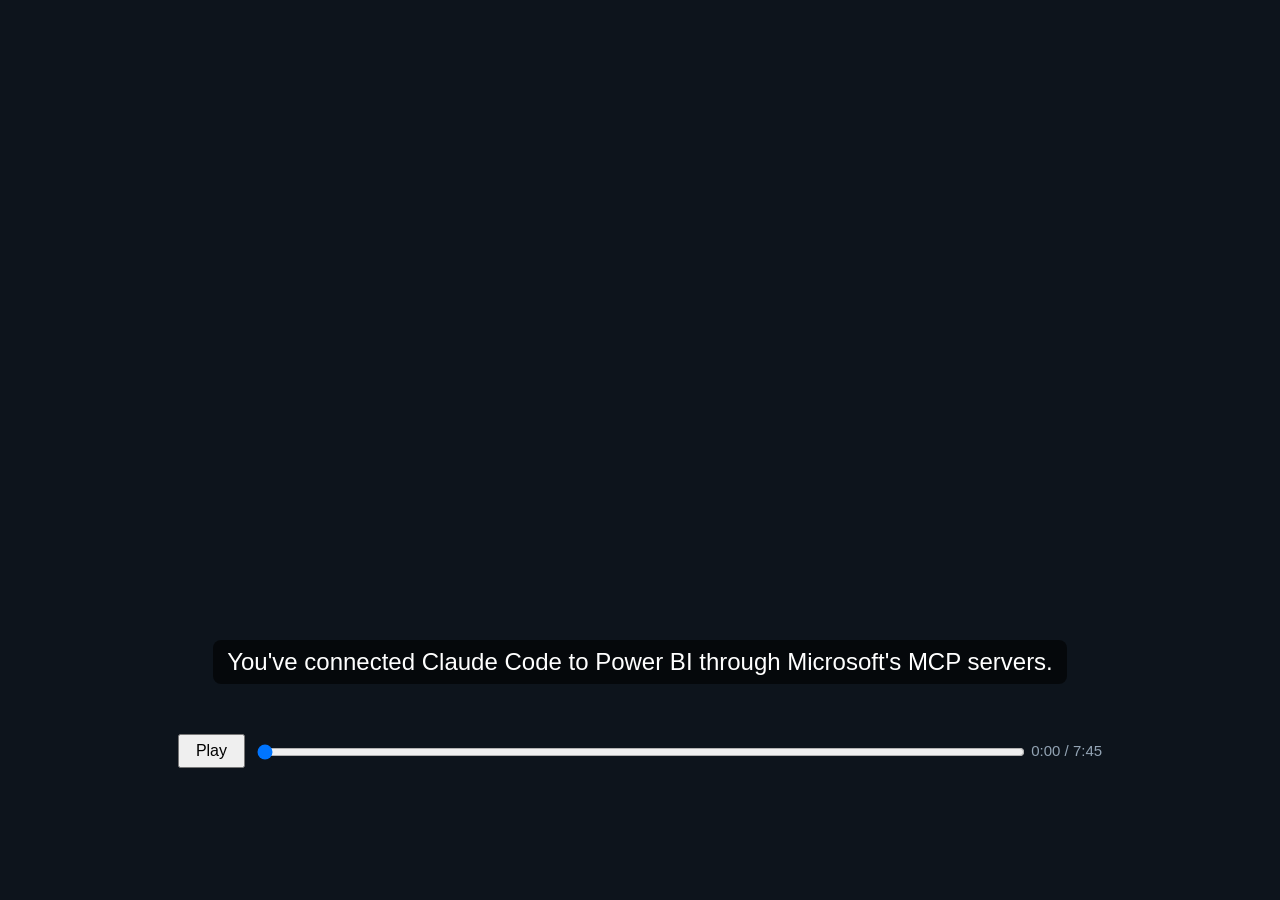
<file: power-bi-mcp-tracking/interactive.html>
<!doctype html>
<html lang="en"><head><meta charset="utf-8"><title>Tracking Claude Code in Power BI</title>
<meta name="viewport" content="width=device-width, initial-scale=1">
<style>
:root{--bg:#0d141c;--fg:#e8eef3;--mut:#93a4b4;--red:#ef6a5b;--amb:#f2a65a;--teal:#2bb3a3;}
html,body{margin:0;background:var(--bg);color:var(--fg);font-family:"Segoe UI","Helvetica Neue",Arial,"DejaVu Sans",sans-serif;}
#stage{position:relative;width:1280px;height:720px;overflow:hidden;background:var(--bg);margin:0 auto;}
#hdr{position:absolute;left:48px;top:26px;right:48px;height:56px;display:flex;align-items:center;gap:16px;}
#hdr .bar{width:8px;height:40px;background:var(--teal);border-radius:3px}
#title{font-size:31px;font-weight:600;letter-spacing:.2px}
#num{margin-left:auto;font-size:16px;color:var(--mut)}
svg{position:absolute;left:0;top:90px;width:1280px;height:520px}
#cap{position:absolute;left:90px;right:90px;bottom:18px;min-height:80px;display:flex;align-items:center;justify-content:center;text-align:center;font-size:24px;line-height:1.32;color:#fff;}
#cap span{background:rgba(0,0,0,.6);padding:6px 14px;border-radius:8px;box-decoration-break:clone;-webkit-box-decoration-break:clone}
#ctl{text-align:center;margin:14px auto;font-size:15px;color:var(--mut);max-width:1280px}
#ctl button{font-size:16px;padding:6px 16px;margin-right:10px}
#ctl input{width:60%;vertical-align:middle}
body.rec #ctl{display:none}
text{font-family:"Segoe UI","Helvetica Neue",Arial,sans-serif}
.mono{font-family:Consolas,"Courier New",monospace;white-space:pre}
</style></head>
<body>
<div id="stage"><div id="hdr"><div class="bar"></div><div id="title"></div><div id="num"></div></div>
<svg id="svg" viewBox="0 0 1280 520"></svg><div id="cap"></div></div>
<div id="ctl"><button id="play">Play</button><input id="seek" type="range" min="0" max="1000" value="0"> <span id="tm"></span>
<audio id="au" src="narration.mp3" preload="auto"></audio></div>
<script>
const DATA = {"words": [{"text": "You've", "start": 0.05}, {"text": "connected", "start": 0.46}, {"text": "Claude", "start": 1.045}, {"text": "Code", "start": 1.455}, {"text": "to", "start": 1.748}, {"text": "Power", "start": 1.923}, {"text": "BI", "start": 2.274}, {"text": "through", "start": 2.508}, {"text": "Microsoft's", "start": 2.977}, {"text": "MCP", "start": 3.679}, {"text": "servers.", "start": 4.03}, {"text": "It", "start": 5.007}, {"text": "can", "start": 5.186}, {"text": "read", "start": 5.424}, {"text": "your", "start": 5.722}, {"text": "semantic", "start": 6.02}, {"text": "models,", "start": 6.556}, {"text": "run", "start": 7.032}, {"text": "DAX", "start": 7.27}, {"text": "queries,", "start": 7.508}, {"text": "and", "start": 8.044}, {"text": "even", "start": 8.283}, {"text": "change", "start": 8.58}, {"text": "measures.", "start": 8.997}, {"text": "So", "start": 10.043}, {"text": "here", "start": 10.174}, {"text": "is", "start": 10.393}, {"text": "the", "start": 10.524}, {"text": "governance", "start": 10.699}, {"text": "question.", "start": 11.18}, {"text": "If", "start": 12.068}, {"text": "you", "start": 12.226}, {"text": "give", "start": 12.436}, {"text": "Claude", "start": 12.698}, {"text": "Code", "start": 13.066}, {"text": "its", "start": 13.329}, {"text": "own", "start": 13.539}, {"text": "identity,", "start": 13.749}, {"text": "a", "start": 14.275}, {"text": "service", "start": 14.38}, {"text": "principal,", "start": 14.8}, {"text": "will", "start": 15.378}, {"text": "its", "start": 15.641}, {"text": "activity", "start": 15.851}, {"text": "show", "start": 16.324}, {"text": "up", "start": 16.587}, {"text": "in", "start": 16.744}, {"text": "the", "start": 16.902}, {"text": "tenant", "start": 17.112}, {"text": "activity", "start": 17.48}, {"text": "log", "start": 17.953}, {"text": "under", "start": 18.163}, {"text": "that", "start": 18.478}, {"text": "identity?", "start": 18.741}, {"text": "And", "start": 19.716}, {"text": "how", "start": 19.927}, {"text": "would", "start": 20.138}, {"text": "you", "start": 20.455}, {"text": "find", "start": 20.666}, {"text": "it,", "start": 20.93}, {"text": "filter", "start": 21.141}, {"text": "it,", "start": 21.51}, {"text": "and", "start": 21.721}, {"text": "track", "start": 21.932}, {"text": "it", "start": 22.248}, {"text": "over", "start": 22.407}, {"text": "time?", "start": 22.67}, {"text": "The", "start": 23.837}, {"text": "short", "start": 24.076}, {"text": "answer", "start": 24.436}, {"text": "is:", "start": 24.855}, {"text": "it", "start": 25.094}, {"text": "depends", "start": 25.274}, {"text": "on", "start": 25.753}, {"text": "which", "start": 25.932}, {"text": "MCP", "start": 26.292}, {"text": "server", "start": 26.651}, {"text": "you", "start": 27.07}, {"text": "use,", "start": 27.31}, {"text": "and", "start": 27.609}, {"text": "on", "start": 27.848}, {"text": "who", "start": 28.028}, {"text": "signs", "start": 28.268}, {"text": "in.", "start": 28.627}, {"text": "Today,", "start": 29.316}, {"text": "the", "start": 29.725}, {"text": "hosted", "start": 29.958}, {"text": "servers", "start": 30.366}, {"text": "sign", "start": 30.833}, {"text": "in", "start": 31.125}, {"text": "as", "start": 31.3}, {"text": "you,", "start": 31.475}, {"text": "the", "start": 31.767}, {"text": "person.", "start": 32.0}, {"text": "The", "start": 32.917}, {"text": "local", "start": 33.138}, {"text": "server", "start": 33.471}, {"text": "can", "start": 33.859}, {"text": "sign", "start": 34.08}, {"text": "in", "start": 34.357}, {"text": "as", "start": 34.523}, {"text": "a", "start": 34.69}, {"text": "service", "start": 34.8}, {"text": "principal,", "start": 35.244}, {"text": "but", "start": 35.853}, {"text": "Microsoft", "start": 36.075}, {"text": "says", "start": 36.629}, {"text": "it", "start": 36.906}, {"text": "doesn't", "start": 37.072}, {"text": "write", "start": 37.515}, {"text": "MCP", "start": 37.848}, {"text": "events", "start": 38.18}, {"text": "to", "start": 38.568}, {"text": "the", "start": 38.734}, {"text": "Fabric", "start": 38.956}, {"text": "audit", "start": 39.344}, {"text": "log.", "start": 39.676}, {"text": "So", "start": 40.403}, {"text": "you", "start": 40.557}, {"text": "can", "start": 40.762}, {"text": "track", "start": 40.967}, {"text": "this", "start": 41.275}, {"text": "usage,", "start": 41.531}, {"text": "but", "start": 41.89}, {"text": "you", "start": 42.095}, {"text": "need", "start": 42.3}, {"text": "to", "start": 42.556}, {"text": "know", "start": 42.71}, {"text": "which", "start": 42.966}, {"text": "trail", "start": 43.274}, {"text": "to", "start": 43.581}, {"text": "follow.", "start": 43.735}, {"text": "First,", "start": 44.995}, {"text": "separate", "start": 45.363}, {"text": "two", "start": 45.837}, {"text": "jobs", "start": 46.047}, {"text": "a", "start": 46.31}, {"text": "service", "start": 46.415}, {"text": "principal", "start": 46.836}, {"text": "can", "start": 47.362}, {"text": "do", "start": 47.573}, {"text": "here.", "start": 47.73}, {"text": "The", "start": 48.496}, {"text": "first", "start": 48.699}, {"text": "is", "start": 49.003}, {"text": "the", "start": 49.155}, {"text": "actor.", "start": 49.358}, {"text": "That's", "start": 50.163}, {"text": "the", "start": 50.509}, {"text": "identity", "start": 50.707}, {"text": "Claude", "start": 51.151}, {"text": "Code", "start": 51.497}, {"text": "uses", "start": 51.744}, {"text": "when", "start": 51.991}, {"text": "it", "start": 52.238}, {"text": "touches", "start": 52.386}, {"text": "your", "start": 52.781}, {"text": "models.", "start": 53.028}, {"text": "The", "start": 53.873}, {"text": "second", "start": 54.031}, {"text": "is", "start": 54.307}, {"text": "the", "start": 54.426}, {"text": "auditor.", "start": 54.583}, {"text": "That's", "start": 55.388}, {"text": "a", "start": 55.76}, {"text": "script,", "start": 55.867}, {"text": "running", "start": 56.292}, {"text": "on", "start": 56.717}, {"text": "a", "start": 56.876}, {"text": "schedule,", "start": 56.983}, {"text": "that", "start": 57.514}, {"text": "reads", "start": 57.78}, {"text": "the", "start": 58.098}, {"text": "activity", "start": 58.311}, {"text": "log.", "start": 58.789}, {"text": "They", "start": 59.505}, {"text": "need", "start": 59.744}, {"text": "different", "start": 59.982}, {"text": "permissions,", "start": 60.459}, {"text": "and", "start": 61.079}, {"text": "mixing", "start": 61.27}, {"text": "them", "start": 61.604}, {"text": "up", "start": 61.843}, {"text": "is", "start": 61.986}, {"text": "the", "start": 62.129}, {"text": "most", "start": 62.32}, {"text": "common", "start": 62.558}, {"text": "setup", "start": 62.892}, {"text": "mistake.", "start": 63.179}, {"text": "Now", "start": 64.458}, {"text": "the", "start": 64.69}, {"text": "servers.", "start": 64.921}, {"text": "Microsoft", "start": 65.892}, {"text": "documents", "start": 66.472}, {"text": "three.", "start": 67.052}, {"text": "The", "start": 67.908}, {"text": "Power", "start": 68.158}, {"text": "BI", "start": 68.533}, {"text": "Authoring", "start": 68.783}, {"text": "MCP", "start": 69.407}, {"text": "server", "start": 69.782}, {"text": "comes", "start": 70.22}, {"text": "in", "start": 70.595}, {"text": "two", "start": 70.782}, {"text": "forms:", "start": 71.032}, {"text": "a", "start": 71.469}, {"text": "hosted", "start": 71.594}, {"text": "version,", "start": 72.032}, {"text": "in", "start": 72.594}, {"text": "preview,", "start": 72.781}, {"text": "at", "start": 73.344}, {"text": "an", "start": 73.531}, {"text": "endpoint", "start": 73.719}, {"text": "on", "start": 74.281}, {"text": "api", "start": 74.468}, {"text": "dot", "start": 74.718}, {"text": "fabric", "start": 74.968}, {"text": "dot", "start": 75.406}, {"text": "microsoft", "start": 75.655}, {"text": "dot", "start": 76.28}, {"text": "com,", "start": 76.53}, {"text": "and", "start": 76.843}, {"text": "a", "start": 77.093}, {"text": "local", "start": 77.217}, {"text": "version", "start": 77.592}, {"text": "that", "start": 78.092}, {"text": "runs", "start": 78.405}, {"text": "on", "start": 78.717}, {"text": "your", "start": 78.904}, {"text": "machine,", "start": 79.217}, {"text": "which", "start": 79.779}, {"text": "is", "start": 80.154}, {"text": "generally", "start": 80.342}, {"text": "available.", "start": 80.966}, {"text": "There's", "start": 82.104}, {"text": "also", "start": 82.554}, {"text": "the", "start": 82.835}, {"text": "older", "start": 83.06}, {"text": "consumption", "start": 83.397}, {"text": "server", "start": 84.073}, {"text": "for", "start": 84.466}, {"text": "querying,", "start": 84.691}, {"text": "also", "start": 85.254}, {"text": "in", "start": 85.535}, {"text": "preview,", "start": 85.704}, {"text": "although", "start": 86.21}, {"text": "Microsoft", "start": 86.717}, {"text": "now", "start": 87.279}, {"text": "points", "start": 87.504}, {"text": "to", "start": 87.898}, {"text": "Fabric", "start": 88.067}, {"text": "IQ", "start": 88.46}, {"text": "for", "start": 88.685}, {"text": "that", "start": 88.91}, {"text": "job.", "start": 89.192}, {"text": "Start", "start": 90.323}, {"text": "with", "start": 90.599}, {"text": "the", "start": 90.829}, {"text": "hosted", "start": 91.013}, {"text": "Authoring", "start": 91.334}, {"text": "server.", "start": 91.794}, {"text": "It", "start": 92.612}, {"text": "authenticates", "start": 92.786}, {"text": "with", "start": 93.596}, {"text": "Microsoft", "start": 93.886}, {"text": "Entra,", "start": 94.465}, {"text": "as", "start": 94.87}, {"text": "the", "start": 95.044}, {"text": "signed", "start": 95.275}, {"text": "in", "start": 95.681}, {"text": "user.", "start": 95.854}, {"text": "The", "start": 96.652}, {"text": "first", "start": 96.876}, {"text": "time", "start": 97.211}, {"text": "Claude", "start": 97.491}, {"text": "Code", "start": 97.882}, {"text": "calls", "start": 98.162}, {"text": "a", "start": 98.497}, {"text": "tool,", "start": 98.609}, {"text": "you", "start": 98.945}, {"text": "sign", "start": 99.169}, {"text": "in,", "start": 99.448}, {"text": "and", "start": 99.672}, {"text": "the", "start": 99.896}, {"text": "server", "start": 100.119}, {"text": "then", "start": 100.511}, {"text": "acts", "start": 100.791}, {"text": "with", "start": 101.07}, {"text": "your", "start": 101.35}, {"text": "permissions.", "start": 101.629}, {"text": "There's", "start": 102.807}, {"text": "no", "start": 103.157}, {"text": "service", "start": 103.288}, {"text": "principal", "start": 103.638}, {"text": "option.", "start": 104.076}, {"text": "A", "start": 104.876}, {"text": "Fabric", "start": 104.988}, {"text": "administrator", "start": 105.383}, {"text": "also", "start": 106.171}, {"text": "has", "start": 106.453}, {"text": "to", "start": 106.678}, {"text": "turn", "start": 106.847}, {"text": "on", "start": 107.128}, {"text": "the", "start": 107.297}, {"text": "tenant", "start": 107.523}, {"text": "setting", "start": 107.917}, {"text": "called,", "start": 108.367}, {"text": "Users", "start": 108.818}, {"text": "can", "start": 109.156}, {"text": "use", "start": 109.381}, {"text": "the", "start": 109.606}, {"text": "Power", "start": 109.832}, {"text": "BI", "start": 110.17}, {"text": "Model", "start": 110.395}, {"text": "Context", "start": 110.733}, {"text": "Protocol", "start": 111.183}, {"text": "server", "start": 111.69}, {"text": "endpoint.", "start": 112.084}, {"text": "The", "start": 113.498}, {"text": "good", "start": 113.688}, {"text": "news", "start": 113.927}, {"text": "is", "start": 114.166}, {"text": "that", "start": 114.309}, {"text": "the", "start": 114.547}, {"text": "hosted", "start": 114.738}, {"text": "server", "start": 115.072}, {"text": "is", "start": 115.406}, {"text": "logged.", "start": 115.549}, {"text": "Microsoft's", "start": 116.381}, {"text": "operation", "start": 117.055}, {"text": "list", "start": 117.616}, {"text": "has", "start": 117.897}, {"text": "two", "start": 118.122}, {"text": "activities", "start": 118.346}, {"text": "for", "start": 118.964}, {"text": "it.", "start": 119.188}, {"text": "ReadByPowerBIMCP", "start": 119.863}, {"text": "means", "start": 121.499}, {"text": "an", "start": 121.908}, {"text": "MCP", "start": 122.113}, {"text": "tool", "start": 122.522}, {"text": "read", "start": 122.863}, {"text": "semantic", "start": 123.204}, {"text": "model", "start": 123.818}, {"text": "metadata.", "start": 124.227}, {"text": "ModifiedByPowerBIMCP", "start": 125.358}, {"text": "means", "start": 127.257}, {"text": "an", "start": 127.664}, {"text": "MCP", "start": 127.867}, {"text": "tool", "start": 128.274}, {"text": "changed", "start": 128.613}, {"text": "the", "start": 129.156}, {"text": "model.", "start": 129.427}, {"text": "Microsoft", "start": 130.352}, {"text": "is", "start": 130.914}, {"text": "explicit", "start": 131.083}, {"text": "that", "start": 131.589}, {"text": "only", "start": 131.87}, {"text": "the", "start": 132.151}, {"text": "hosted", "start": 132.376}, {"text": "server", "start": 132.77}, {"text": "logs", "start": 133.163}, {"text": "these", "start": 133.444}, {"text": "activities.", "start": 133.782}, {"text": "So", "start": 134.907}, {"text": "every", "start": 135.059}, {"text": "Claude", "start": 135.364}, {"text": "Code", "start": 135.72}, {"text": "session", "start": 135.975}, {"text": "on", "start": 136.382}, {"text": "the", "start": 136.534}, {"text": "hosted", "start": 136.738}, {"text": "server", "start": 137.094}, {"text": "shows", "start": 137.45}, {"text": "up", "start": 137.755}, {"text": "under", "start": 137.908}, {"text": "the", "start": 138.213}, {"text": "user's", "start": 138.417}, {"text": "name,", "start": 138.773}, {"text": "with", "start": 139.078}, {"text": "one", "start": 139.332}, {"text": "of", "start": 139.536}, {"text": "those", "start": 139.688}, {"text": "two", "start": 139.993}, {"text": "activity", "start": 140.197}, {"text": "names.", "start": 140.655}, {"text": "What", "start": 141.861}, {"text": "if", "start": 142.084}, {"text": "you", "start": 142.217}, {"text": "want", "start": 142.395}, {"text": "Claude", "start": 142.618}, {"text": "Code", "start": 142.93}, {"text": "to", "start": 143.152}, {"text": "have", "start": 143.286}, {"text": "its", "start": 143.509}, {"text": "own", "start": 143.687}, {"text": "identity?", "start": 143.865}, {"text": "Then", "start": 144.76}, {"text": "you", "start": 144.994}, {"text": "use", "start": 145.181}, {"text": "the", "start": 145.368}, {"text": "local", "start": 145.555}, {"text": "server.", "start": 145.836}, {"text": "Its", "start": 146.66}, {"text": "auth", "start": 146.896}, {"text": "mode", "start": 147.192}, {"text": "can", "start": 147.487}, {"text": "be", "start": 147.724}, {"text": "set", "start": 147.901}, {"text": "to", "start": 148.137}, {"text": "service", "start": 148.315}, {"text": "principal,", "start": 148.787}, {"text": "and", "start": 149.437}, {"text": "it", "start": 149.674}, {"text": "reads", "start": 149.851}, {"text": "the", "start": 150.206}, {"text": "app's", "start": 150.442}, {"text": "client", "start": 150.796}, {"text": "ID,", "start": 151.21}, {"text": "tenant", "start": 151.505}, {"text": "ID,", "start": 151.919}, {"text": "and", "start": 152.215}, {"text": "a", "start": 152.451}, {"text": "secret", "start": 152.569}, {"text": "or", "start": 152.983}, {"text": "certificate", "start": 153.16}, {"text": "from", "start": 153.869}, {"text": "environment", "start": 154.165}, {"text": "variables.", "start": 154.874}, {"text": "In", "start": 155.974}, {"text": "Claude", "start": 156.145}, {"text": "Code,", "start": 156.544}, {"text": "you", "start": 156.886}, {"text": "add", "start": 157.114}, {"text": "it", "start": 157.343}, {"text": "with", "start": 157.514}, {"text": "the", "start": 157.799}, {"text": "claude", "start": 158.027}, {"text": "mcp", "start": 158.426}, {"text": "add", "start": 158.769}, {"text": "command,", "start": 158.997}, {"text": "passing", "start": 159.51}, {"text": "those", "start": 159.967}, {"text": "variables", "start": 160.309}, {"text": "and", "start": 160.879}, {"text": "the", "start": 161.107}, {"text": "start", "start": 161.336}, {"text": "flag.", "start": 161.678}, {"text": "Keep", "start": 162.47}, {"text": "the", "start": 162.728}, {"text": "secret", "start": 162.935}, {"text": "in", "start": 163.296}, {"text": "a", "start": 163.451}, {"text": "vault", "start": 163.554}, {"text": "or", "start": 163.864}, {"text": "an", "start": 164.019}, {"text": "environment", "start": 164.174}, {"text": "variable,", "start": 164.793}, {"text": "never", "start": 165.31}, {"text": "in", "start": 165.619}, {"text": "a", "start": 165.774}, {"text": "shared", "start": 165.878}, {"text": "config", "start": 166.239}, {"text": "file.", "start": 166.6}, {"text": "The", "start": 167.76}, {"text": "actor", "start": 167.99}, {"text": "needs", "start": 168.334}, {"text": "real", "start": 168.678}, {"text": "permissions,", "start": 168.964}, {"text": "because", "start": 169.71}, {"text": "the", "start": 170.169}, {"text": "local", "start": 170.398}, {"text": "server", "start": 170.742}, {"text": "talks", "start": 171.144}, {"text": "to", "start": 171.488}, {"text": "the", "start": 171.66}, {"text": "XMLA", "start": 171.889}, {"text": "endpoint.", "start": 172.348}, {"text": "A", "start": 173.371}, {"text": "Fabric", "start": 173.492}, {"text": "admin", "start": 173.914}, {"text": "enables", "start": 174.275}, {"text": "the", "start": 174.757}, {"text": "developer", "start": 174.998}, {"text": "setting,", "start": 175.601}, {"text": "Service", "start": 176.143}, {"text": "principals", "start": 176.625}, {"text": "can", "start": 177.288}, {"text": "call", "start": 177.529}, {"text": "Fabric", "start": 177.83}, {"text": "public", "start": 178.252}, {"text": "APIs,", "start": 178.674}, {"text": "ideally", "start": 179.035}, {"text": "for", "start": 179.517}, {"text": "one", "start": 179.758}, {"text": "security", "start": 179.999}, {"text": "group.", "start": 180.541}, {"text": "The", "start": 181.413}, {"text": "service", "start": 181.622}, {"text": "principal", "start": 182.04}, {"text": "must", "start": 182.562}, {"text": "be", "start": 182.823}, {"text": "a", "start": 182.979}, {"text": "Member", "start": 183.084}, {"text": "or", "start": 183.449}, {"text": "Admin", "start": 183.606}, {"text": "of", "start": 183.919}, {"text": "the", "start": 184.075}, {"text": "workspace.", "start": 184.284}, {"text": "And", "start": 185.308}, {"text": "for", "start": 185.564}, {"text": "any", "start": 185.82}, {"text": "changes,", "start": 186.076}, {"text": "the", "start": 186.653}, {"text": "capacity's", "start": 186.909}, {"text": "XMLA", "start": 187.613}, {"text": "endpoint", "start": 188.125}, {"text": "must", "start": 188.701}, {"text": "be", "start": 189.021}, {"text": "set", "start": 189.213}, {"text": "to", "start": 189.469}, {"text": "read", "start": 189.661}, {"text": "write.", "start": 189.981}, {"text": "One", "start": 190.879}, {"text": "warning.", "start": 191.082}, {"text": "Service", "start": 191.989}, {"text": "principals", "start": 192.428}, {"text": "don't", "start": 193.031}, {"text": "work", "start": 193.359}, {"text": "with", "start": 193.633}, {"text": "row", "start": 193.907}, {"text": "level", "start": 194.126}, {"text": "security,", "start": 194.455}, {"text": "so", "start": 195.003}, {"text": "Claude", "start": 195.168}, {"text": "Code", "start": 195.551}, {"text": "would", "start": 195.825}, {"text": "see", "start": 196.154}, {"text": "every", "start": 196.373}, {"text": "row.", "start": 196.702}, {"text": "Give", "start": 197.426}, {"text": "it", "start": 197.686}, {"text": "a", "start": 197.842}, {"text": "workspace", "start": 197.946}, {"text": "with", "start": 198.466}, {"text": "only", "start": 198.726}, {"text": "the", "start": 198.986}, {"text": "models", "start": 199.194}, {"text": "it", "start": 199.558}, {"text": "needs.", "start": 199.714}, {"text": "Here's", "start": 200.928}, {"text": "the", "start": 201.193}, {"text": "honest", "start": 201.345}, {"text": "part.", "start": 201.61}, {"text": "Microsoft", "start": 202.287}, {"text": "states", "start": 202.885}, {"text": "that", "start": 203.304}, {"text": "the", "start": 203.603}, {"text": "local", "start": 203.842}, {"text": "server", "start": 204.201}, {"text": "doesn't", "start": 204.619}, {"text": "log", "start": 205.098}, {"text": "the", "start": 205.337}, {"text": "MCP", "start": 205.576}, {"text": "activities,", "start": 205.935}, {"text": "so", "start": 206.653}, {"text": "you", "start": 206.832}, {"text": "won't", "start": 207.071}, {"text": "see", "start": 207.43}, {"text": "ReadByPowerBIMCP", "start": 207.669}, {"text": "for", "start": 209.104}, {"text": "it.", "start": 209.343}, {"text": "What", "start": 210.033}, {"text": "you", "start": 210.305}, {"text": "can", "start": 210.522}, {"text": "see", "start": 210.74}, {"text": "is", "start": 210.957}, {"text": "the", "start": 211.12}, {"text": "XMLA", "start": 211.338}, {"text": "traffic", "start": 211.773}, {"text": "underneath.", "start": 212.208}, {"text": "Microsoft", "start": 213.311}, {"text": "says", "start": 213.931}, {"text": "XMLA", "start": 214.241}, {"text": "access", "start": 214.737}, {"text": "is", "start": 215.171}, {"text": "logged", "start": 215.357}, {"text": "as", "start": 215.791}, {"text": "activities", "start": 215.977}, {"text": "such", "start": 216.659}, {"text": "as", "start": 216.969}, {"text": "ConnectFromExternalApplication,", "start": 217.155}, {"text": "and", "start": 219.326}, {"text": "EditDatasetFromExternalApplication.", "start": 219.574}, {"text": "Because", "start": 222.504}, {"text": "the", "start": 222.903}, {"text": "connection", "start": 223.103}, {"text": "belongs", "start": 223.652}, {"text": "to", "start": 224.051}, {"text": "the", "start": 224.201}, {"text": "service", "start": 224.4}, {"text": "principal,", "start": 224.799}, {"text": "expect", "start": 225.348}, {"text": "those", "start": 225.698}, {"text": "events", "start": 225.997}, {"text": "to", "start": 226.347}, {"text": "carry", "start": 226.496}, {"text": "its", "start": 226.796}, {"text": "identity", "start": 226.995}, {"text": "rather", "start": 227.444}, {"text": "than", "start": 227.794}, {"text": "a", "start": 228.043}, {"text": "person's.", "start": 228.143}, {"text": "Confirm", "start": 229.092}, {"text": "that", "start": 229.448}, {"text": "in", "start": 229.67}, {"text": "your", "start": 229.803}, {"text": "tenant.", "start": 230.026}, {"text": "There", "start": 231.231}, {"text": "are", "start": 231.541}, {"text": "two", "start": 231.748}, {"text": "more", "start": 231.955}, {"text": "trails.", "start": 232.213}, {"text": "If", "start": 233.076}, {"text": "you", "start": 233.26}, {"text": "turn", "start": 233.506}, {"text": "on", "start": 233.813}, {"text": "workspace", "start": 233.997}, {"text": "monitoring,", "start": 234.611}, {"text": "the", "start": 235.348}, {"text": "semantic", "start": 235.594}, {"text": "model", "start": 236.146}, {"text": "logs", "start": 236.515}, {"text": "record", "start": 236.822}, {"text": "every", "start": 237.252}, {"text": "command", "start": 237.62}, {"text": "and", "start": 238.111}, {"text": "query", "start": 238.357}, {"text": "the", "start": 238.725}, {"text": "local", "start": 238.971}, {"text": "server", "start": 239.339}, {"text": "sends,", "start": 239.769}, {"text": "under", "start": 240.199}, {"text": "the", "start": 240.568}, {"text": "application", "start": 240.813}, {"text": "name", "start": 241.55}, {"text": "MCP-PBIModeling.", "start": 241.857}, {"text": "Those", "start": 243.965}, {"text": "logs", "start": 244.289}, {"text": "include", "start": 244.559}, {"text": "the", "start": 244.991}, {"text": "executing", "start": 245.207}, {"text": "user,", "start": 245.747}, {"text": "the", "start": 246.071}, {"text": "operation", "start": 246.287}, {"text": "and", "start": 246.828}, {"text": "the", "start": 247.044}, {"text": "application", "start": 247.26}, {"text": "name,", "start": 247.908}, {"text": "and", "start": 248.232}, {"text": "they're", "start": 248.448}, {"text": "kept", "start": 248.88}, {"text": "for", "start": 249.15}, {"text": "thirty", "start": 249.366}, {"text": "days", "start": 249.744}, {"text": "by", "start": 250.014}, {"text": "default.", "start": 250.176}, {"text": "The", "start": 251.112}, {"text": "local", "start": 251.353}, {"text": "server", "start": 251.714}, {"text": "also", "start": 252.136}, {"text": "writes", "start": 252.437}, {"text": "its", "start": 252.858}, {"text": "own", "start": 253.099}, {"text": "audit", "start": 253.339}, {"text": "files", "start": 253.701}, {"text": "on", "start": 254.062}, {"text": "the", "start": 254.242}, {"text": "machine,", "start": 254.483}, {"text": "with", "start": 255.025}, {"text": "timestamps,", "start": 255.326}, {"text": "operation", "start": 256.048}, {"text": "types", "start": 256.65}, {"text": "and", "start": 257.011}, {"text": "model", "start": 257.252}, {"text": "identifiers,", "start": 257.613}, {"text": "but", "start": 258.395}, {"text": "no", "start": 258.636}, {"text": "DAX", "start": 258.817}, {"text": "text", "start": 259.057}, {"text": "and", "start": 259.358}, {"text": "no", "start": 259.599}, {"text": "credentials.", "start": 259.78}, {"text": "Now,", "start": 261.412}, {"text": "how", "start": 261.684}, {"text": "does", "start": 261.901}, {"text": "a", "start": 262.172}, {"text": "service", "start": 262.281}, {"text": "principal", "start": 262.716}, {"text": "look", "start": 263.259}, {"text": "in", "start": 263.53}, {"text": "the", "start": 263.693}, {"text": "log?", "start": 263.911}, {"text": "This", "start": 264.632}, {"text": "part", "start": 264.877}, {"text": "isn't", "start": 265.122}, {"text": "fully", "start": 265.415}, {"text": "documented.", "start": 265.709}, {"text": "The", "start": 266.747}, {"text": "Microsoft", "start": 267.003}, {"text": "365", "start": 267.645}, {"text": "audit", "start": 267.901}, {"text": "schema", "start": 268.286}, {"text": "defines", "start": 268.735}, {"text": "a", "start": 269.249}, {"text": "user", "start": 269.377}, {"text": "type", "start": 269.698}, {"text": "field,", "start": 270.019}, {"text": "where", "start": 270.468}, {"text": "six", "start": 270.853}, {"text": "means", "start": 271.109}, {"text": "service", "start": 271.494}, {"text": "principal.", "start": 272.007}, {"text": "The", "start": 273.163}, {"text": "user", "start": 273.385}, {"text": "ID", "start": 273.662}, {"text": "field", "start": 273.884}, {"text": "is", "start": 274.217}, {"text": "documented", "start": 274.384}, {"text": "as", "start": 274.994}, {"text": "a", "start": 275.16}, {"text": "user", "start": 275.271}, {"text": "principal", "start": 275.548}, {"text": "name,", "start": 276.103}, {"text": "but", "start": 276.436}, {"text": "community", "start": 276.658}, {"text": "reports", "start": 277.213}, {"text": "show", "start": 277.656}, {"text": "a", "start": 277.934}, {"text": "GUID", "start": 278.045}, {"text": "for", "start": 278.433}, {"text": "service", "start": 278.655}, {"text": "principal", "start": 279.099}, {"text": "activity.", "start": 279.653}, {"text": "So", "start": 280.658}, {"text": "don't", "start": 280.841}, {"text": "guess.", "start": 281.208}, {"text": "Run", "start": 282.085}, {"text": "one", "start": 282.314}, {"text": "known", "start": 282.544}, {"text": "test", "start": 282.888}, {"text": "call", "start": 283.174}, {"text": "as", "start": 283.461}, {"text": "the", "start": 283.633}, {"text": "service", "start": 283.862}, {"text": "principal,", "start": 284.321}, {"text": "then", "start": 284.951}, {"text": "find", "start": 285.238}, {"text": "that", "start": 285.525}, {"text": "event", "start": 285.811}, {"text": "and", "start": 286.155}, {"text": "note", "start": 286.385}, {"text": "the", "start": 286.671}, {"text": "exact", "start": 286.901}, {"text": "user", "start": 287.245}, {"text": "ID", "start": 287.531}, {"text": "and", "start": 287.761}, {"text": "user", "start": 287.99}, {"text": "type", "start": 288.277}, {"text": "it", "start": 288.563}, {"text": "carries.", "start": 288.735}, {"text": "That", "start": 289.701}, {"text": "value", "start": 289.94}, {"text": "becomes", "start": 290.227}, {"text": "your", "start": 290.61}, {"text": "filter.", "start": 290.849}, {"text": "Now", "start": 292.081}, {"text": "the", "start": 292.295}, {"text": "second", "start": 292.508}, {"text": "job,", "start": 292.881}, {"text": "the", "start": 293.148}, {"text": "auditor.", "start": 293.361}, {"text": "Register", "start": 294.291}, {"text": "an", "start": 294.793}, {"text": "app", "start": 294.96}, {"text": "in", "start": 295.182}, {"text": "Entra,", "start": 295.35}, {"text": "and", "start": 295.739}, {"text": "put", "start": 295.962}, {"text": "it", "start": 296.185}, {"text": "in", "start": 296.352}, {"text": "a", "start": 296.519}, {"text": "security", "start": 296.631}, {"text": "group.", "start": 297.132}, {"text": "In", "start": 297.972}, {"text": "the", "start": 298.169}, {"text": "Fabric", "start": 298.432}, {"text": "admin", "start": 298.892}, {"text": "portal,", "start": 299.286}, {"text": "under", "start": 299.812}, {"text": "admin", "start": 300.206}, {"text": "API", "start": 300.6}, {"text": "settings,", "start": 300.994}, {"text": "enable,", "start": 301.651}, {"text": "Service", "start": 302.177}, {"text": "principals", "start": 302.703}, {"text": "can", "start": 303.426}, {"text": "access", "start": 303.689}, {"text": "read", "start": 304.149}, {"text": "only", "start": 304.477}, {"text": "admin", "start": 304.806}, {"text": "APIs,", "start": 305.2}, {"text": "and", "start": 305.594}, {"text": "choose", "start": 305.857}, {"text": "specific", "start": 306.317}, {"text": "security", "start": 306.908}, {"text": "groups.", "start": 307.5}, {"text": "Then", "start": 308.475}, {"text": "check", "start": 308.693}, {"text": "one", "start": 308.955}, {"text": "thing", "start": 309.129}, {"text": "in", "start": 309.39}, {"text": "the", "start": 309.521}, {"text": "Azure", "start": 309.695}, {"text": "portal.", "start": 309.956}, {"text": "The", "start": 310.755}, {"text": "app", "start": 310.98}, {"text": "must", "start": 311.205}, {"text": "not", "start": 311.486}, {"text": "have", "start": 311.711}, {"text": "any", "start": 311.992}, {"text": "admin", "start": 312.217}, {"text": "consent", "start": 312.554}, {"text": "required", "start": 313.004}, {"text": "Power", "start": 313.51}, {"text": "BI", "start": 313.848}, {"text": "permissions.", "start": 314.073}, {"text": "That's", "start": 315.254}, {"text": "the", "start": 315.554}, {"text": "trap.", "start": 315.725}, {"text": "Tenant.Read.All", "start": 316.432}, {"text": "is", "start": 317.741}, {"text": "only", "start": 317.904}, {"text": "for", "start": 318.177}, {"text": "a", "start": 318.395}, {"text": "delegated", "start": 318.504}, {"text": "admin", "start": 319.049}, {"text": "token.", "start": 319.376}, {"text": "Microsoft", "start": 320.208}, {"text": "says", "start": 320.709}, {"text": "it", "start": 320.96}, {"text": "must", "start": 321.11}, {"text": "not", "start": 321.36}, {"text": "be", "start": 321.561}, {"text": "present", "start": 321.711}, {"text": "when", "start": 322.112}, {"text": "you", "start": 322.362}, {"text": "authenticate", "start": 322.563}, {"text": "as", "start": 323.214}, {"text": "a", "start": 323.364}, {"text": "service", "start": 323.464}, {"text": "principal.", "start": 323.865}, {"text": "The", "start": 325.266}, {"text": "call", "start": 325.534}, {"text": "itself", "start": 325.869}, {"text": "is", "start": 326.337}, {"text": "Get", "start": 326.538}, {"text": "Activity", "start": 326.806}, {"text": "Events,", "start": 327.409}, {"text": "on", "start": 327.944}, {"text": "the", "start": 328.145}, {"text": "Power", "start": 328.413}, {"text": "BI", "start": 328.815}, {"text": "admin", "start": 329.082}, {"text": "API.", "start": 329.484}, {"text": "Give", "start": 330.403}, {"text": "a", "start": 330.724}, {"text": "start", "start": 330.853}, {"text": "and", "start": 331.239}, {"text": "end", "start": 331.497}, {"text": "time,", "start": 331.754}, {"text": "in", "start": 332.14}, {"text": "UTC,", "start": 332.333}, {"text": "wrapped", "start": 332.784}, {"text": "in", "start": 333.299}, {"text": "single", "start": 333.492}, {"text": "quotes.", "start": 333.942}, {"text": "Both", "start": 334.907}, {"text": "must", "start": 335.195}, {"text": "fall", "start": 335.483}, {"text": "on", "start": 335.771}, {"text": "the", "start": 335.944}, {"text": "same", "start": 336.175}, {"text": "UTC", "start": 336.463}, {"text": "day,", "start": 336.809}, {"text": "within", "start": 337.097}, {"text": "the", "start": 337.5}, {"text": "last", "start": 337.731}, {"text": "twenty", "start": 338.019}, {"text": "eight", "start": 338.422}, {"text": "days.", "start": 338.768}, {"text": "The", "start": 339.563}, {"text": "filter", "start": 339.83}, {"text": "accepts", "start": 340.295}, {"text": "only", "start": 340.828}, {"text": "two", "start": 341.16}, {"text": "fields,", "start": 341.427}, {"text": "Activity", "start": 341.959}, {"text": "and", "start": 342.558}, {"text": "UserId,", "start": 342.824}, {"text": "with", "start": 343.49}, {"text": "equals", "start": 343.822}, {"text": "and,", "start": 344.288}, {"text": "and.", "start": 344.621}, {"text": "Results", "start": 345.404}, {"text": "come", "start": 345.785}, {"text": "back", "start": 346.023}, {"text": "in", "start": 346.261}, {"text": "chunks,", "start": 346.404}, {"text": "so", "start": 346.785}, {"text": "keep", "start": 346.928}, {"text": "calling", "start": 347.167}, {"text": "with", "start": 347.548}, {"text": "the", "start": 347.786}, {"text": "continuation", "start": 347.977}, {"text": "token", "start": 348.596}, {"text": "until", "start": 348.882}, {"text": "there", "start": 349.168}, {"text": "are", "start": 349.454}, {"text": "none", "start": 349.644}, {"text": "left.", "start": 349.883}, {"text": "And", "start": 350.619}, {"text": "stay", "start": 350.803}, {"text": "under", "start": 351.033}, {"text": "two", "start": 351.31}, {"text": "hundred", "start": 351.494}, {"text": "requests", "start": 351.863}, {"text": "an", "start": 352.277}, {"text": "hour.", "start": 352.415}, {"text": "When", "start": 353.542}, {"text": "you", "start": 353.833}, {"text": "land", "start": 354.067}, {"text": "the", "start": 354.358}, {"text": "events,", "start": 354.591}, {"text": "keep", "start": 355.058}, {"text": "the", "start": 355.349}, {"text": "fields", "start": 355.582}, {"text": "that", "start": 355.99}, {"text": "answer", "start": 356.282}, {"text": "who,", "start": 356.69}, {"text": "what,", "start": 356.982}, {"text": "where", "start": 357.331}, {"text": "and", "start": 357.681}, {"text": "when.", "start": 357.914}, {"text": "That's", "start": 358.714}, {"text": "Activity", "start": 359.178}, {"text": "and", "start": 359.775}, {"text": "Operation,", "start": 360.04}, {"text": "UserId", "start": 360.77}, {"text": "and", "start": 361.366}, {"text": "UserType,", "start": 361.631}, {"text": "CreationTime,", "start": 362.361}, {"text": "the", "start": 363.355}, {"text": "workspace", "start": 363.62}, {"text": "and", "start": 364.283}, {"text": "dataset", "start": 364.549}, {"text": "names,", "start": 365.079}, {"text": "IsSuccess,", "start": 365.543}, {"text": "the", "start": 366.339}, {"text": "client", "start": 366.604}, {"text": "IP", "start": 367.068}, {"text": "and", "start": 367.333}, {"text": "user", "start": 367.599}, {"text": "agent,", "start": 367.93}, {"text": "and", "start": 368.394}, {"text": "the", "start": 368.659}, {"text": "request", "start": 368.925}, {"text": "and", "start": 369.455}, {"text": "activity", "start": 369.72}, {"text": "IDs.", "start": 370.317}, {"text": "A", "start": 371.165}, {"text": "sensible", "start": 371.277}, {"text": "pattern", "start": 371.784}, {"text": "is", "start": 372.234}, {"text": "one", "start": 372.402}, {"text": "call", "start": 372.627}, {"text": "per", "start": 372.909}, {"text": "activity", "start": 373.134}, {"text": "of", "start": 373.64}, {"text": "interest,", "start": 373.809}, {"text": "each", "start": 374.371}, {"text": "day.", "start": 374.653}, {"text": "For", "start": 375.384}, {"text": "example,", "start": 375.67}, {"text": "ReadByPowerBIMCP,", "start": 376.313}, {"text": "ModifiedByPowerBIMCP,", "start": 378.099}, {"text": "and", "start": 380.171}, {"text": "ConnectFromExternalApplication.", "start": 380.457}, {"text": "Or", "start": 383.408}, {"text": "filter", "start": 383.566}, {"text": "on", "start": 383.933}, {"text": "the", "start": 384.091}, {"text": "service", "start": 384.301}, {"text": "principal's", "start": 384.722}, {"text": "user", "start": 385.352}, {"text": "ID,", "start": 385.615}, {"text": "and", "start": 385.877}, {"text": "get", "start": 386.088}, {"text": "everything", "start": 386.298}, {"text": "it", "start": 386.876}, {"text": "did.", "start": 387.033}, {"text": "Put", "start": 388.146}, {"text": "that", "start": 388.357}, {"text": "in", "start": 388.621}, {"text": "a", "start": 388.779}, {"text": "lakehouse", "start": 388.884}, {"text": "every", "start": 389.412}, {"text": "day,", "start": 389.728}, {"text": "because", "start": 389.992}, {"text": "the", "start": 390.414}, {"text": "log", "start": 390.625}, {"text": "only", "start": 390.836}, {"text": "goes", "start": 391.099}, {"text": "back", "start": 391.363}, {"text": "twenty", "start": 391.627}, {"text": "eight", "start": 391.996}, {"text": "days.", "start": 392.312}, {"text": "Then", "start": 393.079}, {"text": "you", "start": 393.303}, {"text": "can", "start": 393.482}, {"text": "answer", "start": 393.661}, {"text": "the", "start": 393.975}, {"text": "real", "start": 394.154}, {"text": "questions.", "start": 394.378}, {"text": "Who", "start": 395.321}, {"text": "is", "start": 395.523}, {"text": "using", "start": 395.675}, {"text": "Claude", "start": 395.978}, {"text": "Code", "start": 396.332}, {"text": "against", "start": 396.584}, {"text": "which", "start": 396.988}, {"text": "models?", "start": 397.292}, {"text": "Is", "start": 398.146}, {"text": "the", "start": 398.286}, {"text": "service", "start": 398.474}, {"text": "principal", "start": 398.848}, {"text": "touching", "start": 399.316}, {"text": "workspaces", "start": 399.737}, {"text": "it", "start": 400.252}, {"text": "shouldn't?", "start": 400.392}, {"text": "Did", "start": 401.357}, {"text": "a", "start": 401.573}, {"text": "modification", "start": 401.681}, {"text": "happen", "start": 402.383}, {"text": "out", "start": 402.761}, {"text": "of", "start": 402.977}, {"text": "hours?", "start": 403.139}, {"text": "For", "start": 403.967}, {"text": "query", "start": 404.187}, {"text": "level", "start": 404.518}, {"text": "detail,", "start": 404.848}, {"text": "join", "start": 405.289}, {"text": "it", "start": 405.564}, {"text": "to", "start": 405.729}, {"text": "workspace", "start": 405.895}, {"text": "monitoring.", "start": 406.446}, {"text": "And", "start": 407.557}, {"text": "for", "start": 407.796}, {"text": "longer", "start": 408.036}, {"text": "history,", "start": 408.456}, {"text": "the", "start": 408.996}, {"text": "Purview", "start": 409.236}, {"text": "audit", "start": 409.716}, {"text": "log", "start": 410.075}, {"text": "also", "start": 410.315}, {"text": "records", "start": 410.615}, {"text": "Power", "start": 411.095}, {"text": "BI", "start": 411.455}, {"text": "and", "start": 411.695}, {"text": "Fabric", "start": 411.934}, {"text": "events,", "start": 412.354}, {"text": "for", "start": 412.834}, {"text": "people", "start": 413.074}, {"text": "with", "start": 413.494}, {"text": "the", "start": 413.794}, {"text": "audit", "start": 414.033}, {"text": "logs", "start": 414.393}, {"text": "role.", "start": 414.693}, {"text": "To", "start": 415.903}, {"text": "finish,", "start": 416.084}, {"text": "the", "start": 416.568}, {"text": "limits.", "start": 416.81}, {"text": "Hosted", "start": 417.744}, {"text": "servers", "start": 418.107}, {"text": "act", "start": 418.521}, {"text": "as", "start": 418.729}, {"text": "the", "start": 418.884}, {"text": "user,", "start": 419.092}, {"text": "so", "start": 419.403}, {"text": "a", "start": 419.558}, {"text": "service", "start": 419.662}, {"text": "principal", "start": 420.077}, {"text": "is", "start": 420.595}, {"text": "only", "start": 420.751}, {"text": "an", "start": 421.01}, {"text": "option", "start": 421.165}, {"text": "on", "start": 421.528}, {"text": "the", "start": 421.684}, {"text": "local", "start": 421.891}, {"text": "server.", "start": 422.202}, {"text": "The", "start": 423.067}, {"text": "local", "start": 423.321}, {"text": "server's", "start": 423.701}, {"text": "MCP", "start": 424.272}, {"text": "events", "start": 424.653}, {"text": "don't", "start": 425.097}, {"text": "reach", "start": 425.478}, {"text": "the", "start": 425.858}, {"text": "audit", "start": 426.112}, {"text": "log,", "start": 426.493}, {"text": "so", "start": 426.81}, {"text": "you're", "start": 427.0}, {"text": "relying", "start": 427.445}, {"text": "on", "start": 427.952}, {"text": "XMLA", "start": 428.143}, {"text": "events,", "start": 428.65}, {"text": "workspace", "start": 429.158}, {"text": "monitoring,", "start": 429.792}, {"text": "and", "start": 430.553}, {"text": "local", "start": 430.807}, {"text": "files.", "start": 431.188}, {"text": "Microsoft", "start": 432.082}, {"text": "doesn't", "start": 432.561}, {"text": "say", "start": 432.944}, {"text": "whether", "start": 433.136}, {"text": "the", "start": 433.519}, {"text": "consumption", "start": 433.711}, {"text": "server", "start": 434.286}, {"text": "is", "start": 434.621}, {"text": "logged.", "start": 434.765}, {"text": "Several", "start": 435.598}, {"text": "pieces", "start": 436.006}, {"text": "are", "start": 436.362}, {"text": "in", "start": 436.566}, {"text": "preview", "start": 436.719}, {"text": "and", "start": 437.127}, {"text": "will", "start": 437.33}, {"text": "change.", "start": 437.585}, {"text": "And", "start": 438.443}, {"text": "the", "start": 438.653}, {"text": "exact", "start": 438.863}, {"text": "form", "start": 439.178}, {"text": "of", "start": 439.441}, {"text": "a", "start": 439.599}, {"text": "service", "start": 439.704}, {"text": "principal's", "start": 440.124}, {"text": "user", "start": 440.755}, {"text": "ID", "start": 441.018}, {"text": "is", "start": 441.228}, {"text": "something", "start": 441.385}, {"text": "to", "start": 441.911}, {"text": "confirm", "start": 442.068}, {"text": "in", "start": 442.489}, {"text": "your", "start": 442.647}, {"text": "own", "start": 442.909}, {"text": "tenant.", "start": 443.119}, {"text": "So,", "start": 444.39}, {"text": "two", "start": 444.684}, {"text": "identities", "start": 444.978}, {"text": "and", "start": 445.786}, {"text": "two", "start": 446.08}, {"text": "trails.", "start": 446.374}, {"text": "Use", "start": 447.411}, {"text": "the", "start": 447.599}, {"text": "hosted", "start": 447.787}, {"text": "server", "start": 448.115}, {"text": "when", "start": 448.443}, {"text": "you", "start": 448.678}, {"text": "want", "start": 448.866}, {"text": "each", "start": 449.1}, {"text": "person's", "start": 449.335}, {"text": "Claude", "start": 449.757}, {"text": "Code", "start": 450.085}, {"text": "use", "start": 450.32}, {"text": "tied", "start": 450.507}, {"text": "to", "start": 450.742}, {"text": "their", "start": 450.883}, {"text": "name.", "start": 451.164}, {"text": "Use", "start": 451.896}, {"text": "a", "start": 452.094}, {"text": "dedicated", "start": 452.193}, {"text": "service", "start": 452.689}, {"text": "principal", "start": 453.085}, {"text": "on", "start": 453.581}, {"text": "the", "start": 453.73}, {"text": "local", "start": 453.928}, {"text": "server", "start": 454.226}, {"text": "when", "start": 454.573}, {"text": "you", "start": 454.82}, {"text": "want", "start": 455.019}, {"text": "Claude", "start": 455.267}, {"text": "Code", "start": 455.614}, {"text": "to", "start": 455.862}, {"text": "have", "start": 456.01}, {"text": "its", "start": 456.258}, {"text": "own,", "start": 456.456}, {"text": "tightly", "start": 456.704}, {"text": "scoped", "start": 457.101}, {"text": "identity.", "start": 457.448}, {"text": "Either", "start": 458.394}, {"text": "way,", "start": 458.77}, {"text": "a", "start": 459.038}, {"text": "second", "start": 459.146}, {"text": "service", "start": 459.521}, {"text": "principal", "start": 459.951}, {"text": "reads", "start": 460.488}, {"text": "the", "start": 460.81}, {"text": "log", "start": 461.025}, {"text": "every", "start": 461.24}, {"text": "day,", "start": 461.562}, {"text": "and", "start": 461.83}, {"text": "one", "start": 462.045}, {"text": "test", "start": 462.26}, {"text": "call", "start": 462.529}, {"text": "tells", "start": 462.797}, {"text": "you", "start": 463.119}, {"text": "exactly", "start": 463.334}, {"text": "what", "start": 463.764}, {"text": "to", "start": 464.032}, {"text": "filter", "start": 464.193}, {"text": "on.", "start": 464.569}], "scenes": [{"start": 0, "w0": 0}, {"start": 23.537, "w0": 67}, {"start": 44.695, "w0": 132}, {"start": 64.158, "w0": 189}, {"start": 90.023, "w0": 255}, {"start": 113.19800000000001, "w0": 318}, {"start": 141.56099999999998, "w0": 386}, {"start": 167.45999999999998, "w0": 464}, {"start": 200.628, "w0": 550}, {"start": 230.93099999999998, "w0": 618}, {"start": 261.11199999999997, "w0": 693}, {"start": 291.781, "w0": 776}, {"start": 324.966, "w0": 862}, {"start": 353.24199999999996, "w0": 939}, {"start": 387.846, "w0": 1011}, {"start": 415.603, "w0": 1088}, {"start": 444.09, "w0": 1166}], "sentences": [{"start": 0.05, "end": 4.557, "text": "You've connected Claude Code to Power BI through Microsoft's MCP servers."}, {"start": 5.007, "end": 9.593, "text": "It can read your semantic models, run DAX queries, and even change measures."}, {"start": 10.043, "end": 11.618, "text": "So here is the governance question."}, {"start": 12.068, "end": 19.266, "text": "If you give Claude Code its own identity, a service principal, will its activity show up in the tenant activity log under that identity?"}, {"start": 19.716, "end": 22.987, "text": "And how would you find it, filter it, and track it over time?"}, {"start": 23.837, "end": 28.866, "text": "The short answer is: it depends on which MCP server you use, and on who signs in."}, {"start": 29.316, "end": 32.467, "text": "Today, the hosted servers sign in as you, the person."}, {"start": 32.917, "end": 39.953, "text": "The local server can sign in as a service principal, but Microsoft says it doesn't write MCP events to the Fabric audit log."}, {"start": 40.403, "end": 44.145, "text": "So you can track this usage, but you need to know which trail to follow."}, {"start": 44.995, "end": 48.046, "text": "First, separate two jobs a service principal can do here."}, {"start": 48.496, "end": 49.713, "text": "The first is the actor."}, {"start": 50.163, "end": 53.423, "text": "That's the identity Claude Code uses when it touches your models."}, {"start": 53.873, "end": 54.938, "text": "The second is the auditor."}, {"start": 55.388, "end": 59.055, "text": "That's a script, running on a schedule, that reads the activity log."}, {"start": 59.505, "end": 63.608, "text": "They need different permissions, and mixing them up is the most common setup mistake."}, {"start": 64.458, "end": 65.442, "text": "Now the servers."}, {"start": 65.892, "end": 67.458, "text": "Microsoft documents three."}, {"start": 67.908, "end": 81.654, "text": "The Power BI Authoring MCP server comes in two forms: a hosted version, in preview, at an endpoint on api dot fabric dot microsoft dot com, and a local version that runs on your machine, which is generally available."}, {"start": 82.104, "end": 89.473, "text": "There's also the older consumption server for querying, also in preview, although Microsoft now points to Fabric IQ for that job."}, {"start": 90.323, "end": 92.162, "text": "Start with the hosted Authoring server."}, {"start": 92.612, "end": 96.202, "text": "It authenticates with Microsoft Entra, as the signed in user."}, {"start": 96.652, "end": 102.357, "text": "The first time Claude Code calls a tool, you sign in, and the server then acts with your permissions."}, {"start": 102.807, "end": 104.426, "text": "There's no service principal option."}, {"start": 104.876, "end": 112.648, "text": "A Fabric administrator also has to turn on the tenant setting called, Users can use the Power BI Model Context Protocol server endpoint."}, {"start": 113.498, "end": 115.931, "text": "The good news is that the hosted server is logged."}, {"start": 116.381, "end": 119.413, "text": "Microsoft's operation list has two activities for it."}, {"start": 119.863, "end": 124.908, "text": "ReadByPowerBIMCP means an MCP tool read semantic model metadata."}, {"start": 125.358, "end": 129.902, "text": "ModifiedByPowerBIMCP means an MCP tool changed the model."}, {"start": 130.352, "end": 134.457, "text": "Microsoft is explicit that only the hosted server logs these activities."}, {"start": 134.907, "end": 141.011, "text": "So every Claude Code session on the hosted server shows up under the user's name, with one of those two activity names."}, {"start": 141.861, "end": 144.31, "text": "What if you want Claude Code to have its own identity?"}, {"start": 144.76, "end": 146.21, "text": "Then you use the local server."}, {"start": 146.66, "end": 155.524, "text": "Its auth mode can be set to service principal, and it reads the app's client ID, tenant ID, and a secret or certificate from environment variables."}, {"start": 155.974, "end": 162.02, "text": "In Claude Code, you add it with the claude mcp add command, passing those variables and the start flag."}, {"start": 162.47, "end": 166.91, "text": "Keep the secret in a vault or an environment variable, never in a shared config file."}, {"start": 167.76, "end": 172.921, "text": "The actor needs real permissions, because the local server talks to the XMLA endpoint."}, {"start": 173.371, "end": 180.963, "text": "A Fabric admin enables the developer setting, Service principals can call Fabric public APIs, ideally for one security group."}, {"start": 181.413, "end": 184.858, "text": "The service principal must be a Member or Admin of the workspace."}, {"start": 185.308, "end": 190.429, "text": "And for any changes, the capacity's XMLA endpoint must be set to read write."}, {"start": 190.879, "end": 191.539, "text": "One warning."}, {"start": 191.989, "end": 196.976, "text": "Service principals don't work with row level security, so Claude Code would see every row."}, {"start": 197.426, "end": 200.078, "text": "Give it a workspace with only the models it needs."}, {"start": 200.928, "end": 201.837, "text": "Here's the honest part."}, {"start": 202.287, "end": 209.583, "text": "Microsoft states that the local server doesn't log the MCP activities, so you won't see ReadByPowerBIMCP for it."}, {"start": 210.033, "end": 212.861, "text": "What you can see is the XMLA traffic underneath."}, {"start": 213.311, "end": 222.054, "text": "Microsoft says XMLA access is logged as activities such as ConnectFromExternalApplication, and EditDatasetFromExternalApplication."}, {"start": 222.504, "end": 228.642, "text": "Because the connection belongs to the service principal, expect those events to carry its identity rather than a person's."}, {"start": 229.092, "end": 230.381, "text": "Confirm that in your tenant."}, {"start": 231.231, "end": 232.626, "text": "There are two more trails."}, {"start": 233.076, "end": 243.515, "text": "If you turn on workspace monitoring, the semantic model logs record every command and query the local server sends, under the application name MCP-PBIModeling."}, {"start": 243.965, "end": 250.662, "text": "Those logs include the executing user, the operation and the application name, and they're kept for thirty days by default."}, {"start": 251.112, "end": 260.562, "text": "The local server also writes its own audit files on the machine, with timestamps, operation types and model identifiers, but no DAX text and no credentials."}, {"start": 261.412, "end": 264.182, "text": "Now, how does a service principal look in the log?"}, {"start": 264.632, "end": 266.297, "text": "This part isn't fully documented."}, {"start": 266.747, "end": 272.713, "text": "The Microsoft 365 audit schema defines a user type field, where six means service principal."}, {"start": 273.163, "end": 280.208, "text": "The user ID field is documented as a user principal name, but community reports show a GUID for service principal activity."}, {"start": 280.658, "end": 281.635, "text": "So don't guess."}, {"start": 282.085, "end": 289.251, "text": "Run one known test call as the service principal, then find that event and note the exact user ID and user type it carries."}, {"start": 289.701, "end": 291.231, "text": "That value becomes your filter."}, {"start": 292.081, "end": 293.841, "text": "Now the second job, the auditor."}, {"start": 294.291, "end": 297.522, "text": "Register an app in Entra, and put it in a security group."}, {"start": 297.972, "end": 308.025, "text": "In the Fabric admin portal, under admin API settings, enable, Service principals can access read only admin APIs, and choose specific security groups."}, {"start": 308.475, "end": 310.305, "text": "Then check one thing in the Azure portal."}, {"start": 310.755, "end": 314.804, "text": "The app must not have any admin consent required Power BI permissions."}, {"start": 315.254, "end": 315.982, "text": "That's the trap."}, {"start": 316.432, "end": 319.758, "text": "Tenant.Read.All is only for a delegated admin token."}, {"start": 320.208, "end": 324.416, "text": "Microsoft says it must not be present when you authenticate as a service principal."}, {"start": 325.266, "end": 329.953, "text": "The call itself is Get Activity Events, on the Power BI admin API."}, {"start": 330.403, "end": 334.457, "text": "Give a start and end time, in UTC, wrapped in single quotes."}, {"start": 334.907, "end": 339.113, "text": "Both must fall on the same UTC day, within the last twenty eight days."}, {"start": 339.563, "end": 344.954, "text": "The filter accepts only two fields, Activity and UserId, with equals and, and."}, {"start": 345.404, "end": 350.169, "text": "Results come back in chunks, so keep calling with the continuation token until there are none left."}, {"start": 350.619, "end": 352.692, "text": "And stay under two hundred requests an hour."}, {"start": 353.542, "end": 358.264, "text": "When you land the events, keep the fields that answer who, what, where and when."}, {"start": 358.714, "end": 370.715, "text": "That's Activity and Operation, UserId and UserType, CreationTime, the workspace and dataset names, IsSuccess, the client IP and user agent, and the request and activity IDs."}, {"start": 371.165, "end": 374.934, "text": "A sensible pattern is one call per activity of interest, each day."}, {"start": 375.384, "end": 382.958, "text": "For example, ReadByPowerBIMCP, ModifiedByPowerBIMCP, and ConnectFromExternalApplication."}, {"start": 383.408, "end": 387.296, "text": "Or filter on the service principal's user ID, and get everything it did."}, {"start": 388.146, "end": 392.629, "text": "Put that in a lakehouse every day, because the log only goes back twenty eight days."}, {"start": 393.079, "end": 394.871, "text": "Then you can answer the real questions."}, {"start": 395.321, "end": 397.696, "text": "Who is using Claude Code against which models?"}, {"start": 398.146, "end": 400.907, "text": "Is the service principal touching workspaces it shouldn't?"}, {"start": 401.357, "end": 403.517, "text": "Did a modification happen out of hours?"}, {"start": 403.967, "end": 407.107, "text": "For query level detail, join it to workspace monitoring."}, {"start": 407.557, "end": 415.053, "text": "And for longer history, the Purview audit log also records Power BI and Fabric events, for people with the audit logs role."}, {"start": 415.903, "end": 417.294, "text": "To finish, the limits."}, {"start": 417.744, "end": 422.617, "text": "Hosted servers act as the user, so a service principal is only an option on the local server."}, {"start": 423.067, "end": 431.632, "text": "The local server's MCP events don't reach the audit log, so you're relying on XMLA events, workspace monitoring, and local files."}, {"start": 432.082, "end": 435.148, "text": "Microsoft doesn't say whether the consumption server is logged."}, {"start": 435.598, "end": 437.993, "text": "Several pieces are in preview and will change."}, {"start": 438.443, "end": 443.54, "text": "And the exact form of a service principal's user ID is something to confirm in your own tenant."}, {"start": 444.39, "end": 446.961, "text": "So, two identities and two trails."}, {"start": 447.411, "end": 451.446, "text": "Use the hosted server when you want each person's Claude Code use tied to their name."}, {"start": 451.896, "end": 457.944, "text": "Use a dedicated service principal on the local server when you want Claude Code to have its own, tightly scoped identity."}, {"start": 458.394, "end": 464.784, "text": "Either way, a second service principal reads the log every day, and one test call tells you exactly what to filter on."}], "duration": 465.18};
const W = DATA.words, SC = DATA.scenes, SE = DATA.sentences, DUR = DATA.duration;
const norm = s => s.toLowerCase().replace(/[^a-z0-9]/g,"");
const WN = W.map(w=>norm(w.text));
function cueAbs(phrase, from){ const p = phrase.split(/\s+/).map(norm); for(let i=from;i<WN.length;i++){ let ok=true; for(let j=0;j<p.length;j++){ if(WN[i+j]!==p[j]){ok=false;break;} } if(ok) return W[i].start; } return null; }
const clamp=(x,a=0,b=1)=>Math.max(a,Math.min(b,x));
const ease=x=>{x=clamp(x);return x<.5?2*x*x:1-Math.pow(-2*x+2,2)/2};
const lerp=(a,b,u)=>a+(b-a)*u;
const esc=s=>String(s).replace(/&/g,'&amp;').replace(/</g,'&lt;');
// ----- svg helpers
const T=(x,y,s,o={})=>`<text x="${x}" y="${y}" font-size="${o.size||24}" fill="${o.fill||FG}" text-anchor="${o.anchor||'start'}" font-weight="${o.weight||400}" opacity="${o.op??1}" ${o.cls?`class="${o.cls}"`:''}>${s}</text>`;
const R=(x,y,w,h,f,o={})=>`<rect x="${x}" y="${y}" width="${w}" height="${h}" rx="${o.rx??10}" fill="${f}" opacity="${o.op??1}" ${o.stroke?`stroke="${o.stroke}" stroke-width="${o.sw||2}"`:''} ${o.dash?`stroke-dasharray="${o.dash}"`:''}/>`;
const C=(x,y,r,f,o={})=>`<circle cx="${x}" cy="${y}" r="${r}" fill="${f}" opacity="${o.op??1}" ${o.stroke?`stroke="${o.stroke}" stroke-width="${o.sw||2}"`:''} ${o.dash?`stroke-dasharray="${o.dash}"`:''}/>`;
const P=(d,f,o={})=>`<path d="${d}" fill="${f}" opacity="${o.op??1}" ${o.stroke?`stroke="${o.stroke}" stroke-width="${o.sw||2}"`:''} ${o.dash?`stroke-dasharray="${o.dash}"`:''} stroke-linecap="round" stroke-linejoin="round"/>`;
const L=(x1,y1,x2,y2,c,o={})=>`<line x1="${x1}" y1="${y1}" x2="${x2}" y2="${y2}" stroke="${c}" stroke-width="${o.sw||2}" opacity="${o.op??1}" ${o.dash?`stroke-dasharray="${o.dash}"`:''} stroke-linecap="round"/>`;
const G=(inner,o={})=>`<g opacity="${o.op??1}" ${o.tr?`transform="${o.tr}"`:''}>${inner}</g>`;
const FG='#e8eef3',MUT='#93a4b4',RED='#ef6a5b',AMB='#f2a65a',TEAL='#2bb3a3',BLUE='#6aa8e8',PAN='#18232f',PAN2='#213040';
const ap=(lt,t,d=0.6)=>ease((lt-(t??0))/d);
function arrow(x1,y1,x2,y2,c,o={}){ const a=Math.atan2(y2-y1,x2-x1),h=o.h||12; return L(x1,y1,x2,y2,c,o)+P(`M${x2-h*Math.cos(a-0.45)} ${y2-h*Math.sin(a-0.45)} L${x2} ${y2} L${x2-h*Math.cos(a+0.45)} ${y2-h*Math.sin(a+0.45)}`,'none',{stroke:c,sw:o.sw||2,op:o.op}); }
function card(x,y,w,h,title,lines,o={}){ let s=R(x,y,w,h,o.bg||PAN,{stroke:o.edge||PAN2,sw:2});
  if(o.tag) s+=R(x,y,8,h,o.tag,{rx:3});
  s+=T(x+(o.pad||22),y+(o.ty||40),title,{size:o.ts||24,weight:600,fill:o.tf||FG});
  (lines||[]).forEach((l,i)=>{ s+=T(x+(o.pad||22),y+(o.ty||40)+(o.lg||32)*(i+1),l,{size:o.ls||19,fill:o.lf||MUT}); }); return s; }
function bullets(x,y,items,lt,times,o={}){ let s=''; items.forEach((it,i)=>{ const a=ap(lt,times[i]); s+=G(C(x,y+i*(o.gap||52)-8,7,o.dot||RED)+T(x+22,y+i*(o.gap||52),it,{size:o.size||26}),{op:a,tr:`translate(${(1-a)*20},0)`}); }); return s; }
const pop=(lt,t,inner,dx=0,dy=16)=>{ const a=ap(lt,t); return G(inner,{op:a,tr:`translate(${(1-a)*dx},${(1-a)*dy})`}); };
function note(y,txt,o={}){ return R(o.x??140,y,o.w??1000,44,o.bg||'#1d2b38',{rx:10})+T((o.x??140)+(o.w??1000)/2,y+29,txt,{size:o.size||20,anchor:'middle',fill:o.fill||AMB}); }
const TITLES = ["Whose name is on Claude Code’s Power BI activity?","The short answer","Two jobs for a service principal","Three Power BI MCP servers","Hosted server: it signs in as you","Hosted server activity is logged","Giving Claude Code its own identity","What the actor service principal needs","The honest part: local server logging","Two more trails","How a service principal appears in the log","The auditor service principal","Calling Get Activity Events","Fields worth keeping","Land it daily, then ask questions","The limits","Two identities, two trails"];
const WHITE='#ffffff', BLUE2='#3d6f9e';
// screenshot panel: white card, image fills the width and crops at the bottom
function IMG(x,y,w,h,file,url,o={}){ return R(x-6,y-6,w+12,h+40,'#0a1016',{rx:10,stroke:o.edge||PAN2})+R(x,y,w,h,WHITE,{rx:4})+
  `<image href="img/${file}" x="${x}" y="${y}" width="${w}" height="${h}" preserveAspectRatio="xMidYMin slice"/>`+
  T(x,y+h+24,url,{size:14,fill:MUT}); }
function code(x,y,w,lines,o={}){ const lh=o.lh||28, h=(o.head?40:16)+lines.length*lh+14; let s=R(x,y,w,h,'#0a1118',{stroke:o.edge||PAN2,rx:10});
  if(o.head) s+=T(x+18,y+28,o.head,{size:15,fill:MUT});
  lines.forEach((l,i)=>{ const [txt,col]=Array.isArray(l)?l:[l,FG]; s+=T(x+18,y+(o.head?40:16)+lh*(i+0.8),esc(txt),{size:o.size||18,fill:col,cls:'mono'}); }); return s; }
function chip(x,y,txt,col,o={}){ const w=o.w||(txt.length*(o.size||18)*0.56+30); return R(x,y,w,o.h||38,o.bg||PAN,{stroke:col,rx:19})+T(x+w/2,y+(o.h||38)/2+6,txt,{size:o.size||18,anchor:'middle',fill:o.fill||col,cls:o.mono?'mono':''}); }
function claudeIcon(x,y,r,o={}){ let s=C(x,y,r,'#2a1f1a',{stroke:'#d97757',sw:3,op:o.op}); for(let i=0;i<8;i++){ const a=i*Math.PI/4; s+=L(x+r*0.18*Math.cos(a),y+r*0.18*Math.sin(a),x+r*0.62*Math.cos(a),y+r*0.62*Math.sin(a),'#d97757',{sw:4,op:o.op}); } return s; }
function modelIcon(x,y,o={}){ const col=o.col||AMB; return R(x-34,y-26,68,52,PAN2,{stroke:col,rx:6,op:o.op})+R(x-22,y-2,10,20,col,{rx:2,op:o.op})+R(x-5,y-12,10,30,col,{rx:2,op:o.op})+R(x+12,y-18,10,36,col,{rx:2,op:o.op}); }
function logIcon(x,y,o={}){ const col=o.col||TEAL; let s=R(x-30,y-38,60,76,PAN2,{stroke:col,rx:6}); for(let i=0;i<4;i++) s+=L(x-18,y-20+i*14,x+18,y-20+i*14,col,{sw:3}); return s; }
function personIcon(x,y,col){ return C(x,y-14,11,col)+P(`M${x-19} ${y+20} Q${x} ${y-6} ${x+19} ${y+20} Z`,col); }
function spIcon(x,y,col){ return R(x-20,y-20,40,40,'none',{stroke:col,sw:3,rx:6})+C(x,y-3,6,col)+L(x,y+3,x,y+13,col,{sw:3})+L(x,y+9,x+6,y+9,col,{sw:3}); }
function toggle(x,y,on,col=TEAL){ return R(x,y,52,28,on?col:PAN2,{rx:14})+C(on?x+38:x+14,y+14,10,WHITE); }
const S=[];
S[0]=(lt,D,c)=>{ let s='';
  s+=pop(lt,0.2,claudeIcon(200,170,46)+T(200,250,'Claude Code',{size:22,anchor:'middle',weight:600}));
  s+=pop(lt,0.7,arrow(260,170,420,170,MUT,{sw:3})+R(430,135,150,70,PAN,{stroke:TEAL})+T(505,178,'MCP server',{size:20,anchor:'middle',fill:TEAL}));
  s+=pop(lt,1.2,arrow(590,170,720,170,MUT,{sw:3})+modelIcon(780,170)+T(780,240,'semantic models',{size:18,anchor:'middle',fill:MUT}));
  s+=pop(lt,c('run dax'),T(780,270,'read · query · change',{size:17,anchor:'middle',fill:AMB}));
  s+=pop(lt,c('its own identity'),spIcon(200,330,BLUE)+T(240,338,'service principal',{size:20,fill:BLUE}));
  s+=pop(lt,c('activity log'),logIcon(1060,170)+T(1060,250,'activity log',{size:20,anchor:'middle',fill:TEAL})+arrow(850,170,1020,170,TEAL,{sw:2,dash:'6 8'}));
  s+=pop(lt,c('under that identity'),T(1060,300,'under whose name?',{size:24,anchor:'middle',fill:AMB,weight:600}));
  s+=pop(lt,c('how would you'),note(400,'Find it  ·  filter it  ·  track it over time',{size:22,fill:FG}));
  return s; };
S[1]=(lt,D,c)=>{ let s='';
  s+=pop(lt,c('it depends'),T(640,30,'It depends on which server, and who signs in',{size:26,anchor:'middle',weight:600}));
  const rows=[['Hosted servers','sign in as you, the person','MCP events in the activity log',TEAL,'✓',c('the hosted servers')],
              ['Local server','can sign in as a service principal','no MCP events in the Fabric audit log',AMB,'!',c('the local server')]];
  rows.forEach(([a,b,d,col,m,t],i)=>{ const y=80+i*160; s+=pop(lt,t,R(80,y,1120,130,PAN,{stroke:col,sw:2})+T(120,y+55,a,{size:30,weight:700,fill:col})+T(120,y+95,b,{size:22,fill:FG})+arrow(560,y+65,640,y+65,col,{sw:3})+C(700,y+65,24,'none',{stroke:col,sw:3})+T(700,y+74,m,{size:24,anchor:'middle',fill:col,weight:700})+T(745,y+73,d,{size:22,fill:FG})); });
  s+=pop(lt,c('so you can'),note(420,'Trackable, as long as you follow the right trail',{size:22}));
  return s; };
S[2]=(lt,D,c)=>{ let s='';
  s+=pop(lt,c('the first is'),R(80,40,520,320,PAN,{stroke:AMB,sw:2})+T(110,90,'1  The actor',{size:30,weight:700,fill:AMB})+T(110,128,'the identity Claude Code uses',{size:20,fill:MUT})+claudeIcon(200,240,40)+arrow(255,240,380,240,AMB,{sw:3})+modelIcon(450,240)+T(330,330,'touches your models',{size:19,anchor:'middle',fill:FG}));
  s+=pop(lt,c('the second is'),R(680,40,520,320,PAN,{stroke:TEAL,sw:2})+T(710,90,'2  The auditor',{size:30,weight:700,fill:TEAL})+T(710,128,'a scheduled script',{size:20,fill:MUT})+R(760,205,120,70,PAN2,{stroke:TEAL})+T(820,248,'script',{size:20,anchor:'middle',fill:TEAL,cls:'mono'})+arrow(890,240,1010,240,TEAL,{sw:3})+logIcon(1060,240)+T(940,330,'reads the activity log',{size:19,anchor:'middle',fill:FG}));
  s+=pop(lt,c('they need different'),note(400,'Different permissions. Mixing them up is the most common setup mistake.',{size:21}));
  return s; };
S[3]=(lt,D,c)=>{ let s=''; const cs=[
   ['Authoring · hosted','Preview',['Microsoft-hosted, streamable HTTP','api.fabric.microsoft.com/','  v1/mcp/powerbi/authoring'],c('a hosted version'),TEAL],
   ['Authoring · local','Generally available',['Runs on your machine (stdio)','npx @microsoft/','  powerbi-modeling-mcp'],c('and a local version'),AMB],
   ['Consumption','Preview',['Querying: execute DAX, schema','api.fabric.microsoft.com/','  v1/mcp/powerbi'],c("there's also"),BLUE]];
  cs.forEach(([a,b,ls,t,col],i)=>{ const x=60+i*395; s+=pop(lt,t,R(x,40,370,300,PAN,{stroke:col,sw:2})+T(x+24,88,a,{size:25,weight:700,fill:col})+chip(x+24,108,b,col,{size:15,h:30})+T(x+24,190,ls[0],{size:18,fill:FG})+T(x+24,235,ls[1],{size:16,fill:MUT,cls:'mono'})+T(x+24,260,ls[2],{size:16,fill:MUT,cls:'mono'})); });
  s+=pop(lt,c('fabric iq'),T(845,320,'Microsoft now points to Fabric IQ',{size:17,anchor:'middle',fill:BLUE}));
  s+=T(640,410,'Source: Power BI MCP servers overview, Microsoft Learn (Nov 2026)',{size:16,anchor:'middle',fill:MUT,op:ap(lt,1)});
  return s; };
S[4]=(lt,D,c)=>{ let s='';
  s+=pop(lt,c('it authenticates'),claudeIcon(110,90,34)+arrow(155,90,225,90,MUT,{sw:3})+R(235,55,250,70,PAN,{stroke:BLUE})+T(360,85,'Microsoft Entra sign-in',{size:18,anchor:'middle',fill:BLUE})+T(360,108,'as the signed-in user',{size:16,anchor:'middle',fill:MUT}));
  s+=pop(lt,c('the first time'),personIcon(360,175,BLUE)+T(400,182,'you sign in once',{size:18,fill:FG}));
  s+=pop(lt,c('the server then'),arrow(360,215,360,255,MUT,{sw:3})+R(235,265,250,60,PAN,{stroke:TEAL})+T(360,302,'hosted server',{size:19,anchor:'middle',fill:TEAL})+T(360,355,'acts with your permissions',{size:18,anchor:'middle',fill:FG}));
  s+=pop(lt,c("there's no service"),chip(110,380,'no service principal option',RED,{size:18}));
  s+=pop(lt,c('a fabric administrator'),R(80,430,560,60,PAN,{stroke:PAN2})+toggle(100,446,ap(lt,(c('a fabric administrator')??0)+1.5)>0.5)+T(170,467,'Users can use the Power BI Model Context',{size:15,fill:FG})+T(170,485,'Protocol server endpoint',{size:15,fill:FG}));
  s+=pop(lt,0.4,IMG(700,10,520,430,'hosted_local.jpg','learn.microsoft.com · Power BI Authoring MCP server'),20,0);
  return s; };
S[5]=(lt,D,c)=>{ let s='';
  s+=pop(lt,0.3,IMG(60,10,560,468,'track_mcp.jpg','learn.microsoft.com · Power BI Authoring MCP server › Track MCP usage'),-20,0);
  s+=pop(lt,c('readbypowerbimcp means'),chip(680,40,'ReadByPowerBIMCP',TEAL,{mono:true,w:280})+T(975,65,'read model metadata',{size:18,fill:FG}));
  s+=pop(lt,c('modifiedbypowerbimcp means'),chip(680,95,'ModifiedByPowerBIMCP',AMB,{mono:true,w:280})+T(975,120,'changed the model',{size:18,fill:FG}));
  s+=pop(lt,c('only the hosted'),T(680,175,'“Only the hosted Power BI Authoring MCP',{size:18,fill:MUT})+T(680,199,'server logs these activities.”',{size:18,fill:MUT}));
  const tr=c('so every'); const rows=[['09:14','ReadByPowerBIMCP','sam@contoso.com','Sales'],['09:15','ReadByPowerBIMCP','sam@contoso.com','Sales'],['09:21','ModifiedByPowerBIMCP','sam@contoso.com','Sales'],['10:02','ReadByPowerBIMCP','alex@contoso.com','Finance']];
  s+=pop(lt,tr,code(680,235,540,rows.map(r=>[r[0]+'  '+r[1].padEnd(21)+r[2],r[1].startsWith('Mod')?AMB:FG]),{head:'Activity log (illustrative)  time · Activity · UserId',size:15,lh:26}));
  s+=pop(lt,(tr??99)+1,T(950,420,'Each session sits under the person’s name',{size:18,anchor:'middle',fill:TEAL}));
  return s; };
S[6]=(lt,D,c)=>{ let s='';
  s+=pop(lt,c('its auth mode'),code(50,20,640,[['--authmode=serviceprincipal',BLUE],'AZURE_CLIENT_ID      app (client) ID','AZURE_TENANT_ID      tenant (directory) ID',['AZURE_CLIENT_SECRET  or AZURE_CLIENT_CERTIFICATE_PATH',MUT]],{head:'Local server: service principal mode',size:17}));
  s+=pop(lt,c('in claude code'),code(50,215,640,[['claude mcp add --transport stdio \\',FG],['  --env AZURE_CLIENT_ID=<app-id> \\',MUT],['  --env AZURE_TENANT_ID=<tenant-id> \\',MUT],['  --env AZURE_CLIENT_SECRET=<from-vault> \\',AMB],['  powerbi-modeling -- npx -y \\',FG],['  @microsoft/powerbi-modeling-mcp@latest \\',FG],['  --start --authmode=serviceprincipal',BLUE]],{head:'Illustrative. On Windows, wrap npx as: cmd /c npx …',size:16,lh:25}));
  s+=pop(lt,0.4,IMG(730,10,500,300,'readme_sp.jpg','github.com/microsoft/powerbi-modeling-mcp · README'),20,0);
  s+=pop(lt,c('keep the secret'),R(730,370,500,90,'#2a1c1c',{stroke:AMB})+T(980,405,'Secret in a vault or env variable,',{size:19,anchor:'middle',fill:AMB})+T(980,435,'never in a shared config file',{size:19,anchor:'middle',fill:AMB}));
  return s; };
S[7]=(lt,D,c)=>{ let s=''; const it=[
   ['Tenant setting (Developer settings)','“Service principals can call Fabric public APIs”, for one security group',c('a fabric admin enables'),TEAL],
   ['Workspace role','Service principal is a Member or Admin of the workspace',c('the service principal must'),TEAL],
   ['Capacity','XMLA endpoint set to Read Write, for any changes',c('and for any changes'),TEAL]];
  it.forEach(([a,b,t,col],i)=>{ const y=20+i*100; s+=pop(lt,t,R(80,y,1120,84,PAN,{stroke:col})+C(125,y+42,18,'none',{stroke:col,sw:3})+T(125,y+50,'✓',{size:20,anchor:'middle',fill:col})+T(165,y+36,a,{size:23,weight:600})+T(165,y+66,b,{size:18,fill:MUT}),-30,0); });
  s+=pop(lt,c('one warning'),R(80,330,1120,90,'#2a1c1c',{stroke:RED,sw:2})+T(110,368,'⚠  Row-level security is not enforced for service principals',{size:23,fill:RED,weight:600})+T(140,400,'Claude Code would see every row. Give it a workspace with only the models it needs.',{size:18,fill:FG}));
  s+=T(640,470,'Sources: service-premium-service-principal, service-premium-connect-tools, Power BI MCP docs (Microsoft Learn)',{size:15,anchor:'middle',fill:MUT,op:ap(lt,1)});
  return s; };
S[8]=(lt,D,c)=>{ let s='';
  s+=pop(lt,c('microsoft states'),R(60,20,520,110,PAN,{stroke:RED})+T(90,62,'Local server + service principal',{size:21,fill:FG,weight:600})+T(90,100,'ReadByPowerBIMCP',{size:20,fill:MUT,cls:'mono'})+L(88,94,290,94,RED,{sw:3})+T(310,100,'not logged',{size:20,fill:RED}));
  s+=pop(lt,c('what you can see'),T(90,180,'What you can see: the XMLA traffic underneath',{size:21,fill:TEAL,weight:600})+claudeIcon(120,250,26)+arrow(152,250,222,250,MUT)+R(230,225,120,50,PAN,{stroke:AMB})+T(290,256,'local MCP',{size:16,anchor:'middle',fill:AMB})+arrow(355,250,425,250,MUT)+R(430,225,120,50,PAN,{stroke:TEAL})+T(490,256,'XMLA',{size:18,anchor:'middle',fill:TEAL,cls:'mono'}));
  s+=pop(lt,c('because the connection'),R(60,320,520,120,PAN,{stroke:AMB})+spIcon(105,370,BLUE)+T(140,360,'Expect the service principal',{size:19,fill:FG})+T(140,386,'as the caller, not a person',{size:19,fill:FG})+T(140,420,'Confirm it in your tenant',{size:18,fill:AMB,weight:600}));
  s+=pop(lt,c('microsoft says xmla'),IMG(640,10,580,392,'xmla_audit.jpg','learn.microsoft.com · Semantic model connectivity with the XMLA endpoint › Audit logs'),20,0);
  return s; };
S[9]=(lt,D,c)=>{ let s='';
  s+=pop(lt,c('if you turn'),T(60,30,'Workspace monitoring · semantic model operation logs',{size:20,fill:TEAL,weight:600}));
  s+=pop(lt,c('under the application'),code(60,50,600,[['| where ApplicationName == "MCP-PBIModeling"',AMB],'| project Timestamp, ExecutingUser,','          OperationName, ItemName, WorkspaceName'],{head:'KQL (illustrative)',size:16}));
  s+=pop(lt,c('kept for thirty'),chip(60,230,'30 days by default',TEAL,{size:17})+chip(290,230,'Premium or Fabric capacity',MUT,{size:17}));
  s+=pop(lt,c('the local server also'),T(700,30,'Local audit files, on the machine',{size:20,fill:AMB,weight:600})+code(700,50,530,[['%LOCALAPPDATA%\\Microsoft\\',FG],['  powerbi-authoring-mcp\\Logs\\',FG],['  audit-2026-09-08-p12345.log',MUT]],{size:16}));
  s+=pop(lt,c('with timestamps'),T(700,215,'✓ timestamp, operation type, success',{size:18,fill:FG})+T(700,245,'✓ semantic model and workspace IDs',{size:18,fill:FG}));
  s+=pop(lt,c('but no dax'),T(700,285,'✗ no DAX text   ✗ no credentials',{size:18,fill:RED}));
  s+=T(640,470,'Sources: powerbi-modeling-mcp TROUBLESHOOTING.md (GitHub); workspace monitoring docs (Microsoft Learn)',{size:15,anchor:'middle',fill:MUT,op:ap(lt,1)});
  return s; };
S[10]=(lt,D,c)=>{ let s='';
  const rows=[['0','Regular',MUT],['2','Admin',MUT],['5','Application',MUT],['6','ServicePrincipal',BLUE]];
  s+=pop(lt,c('the microsoft 365'),T(60,30,'UserType (Microsoft 365 audit schema)',{size:19,fill:MUT})+rows.map(([n,l,col],i)=>R(60,50+i*46,360,40,i===3?'#1a2a3c':PAN,{stroke:i===3?BLUE:PAN2,rx:6})+T(90,77+i*46,n,{size:19,fill:col,cls:'mono'})+T(140,77+i*46,l,{size:19,fill:col})).join(''));
  s+=pop(lt,c('the user id field'),R(470,40,750,90,PAN,{stroke:PAN2})+T(495,75,'UserId: documented as a user principal name',{size:19,fill:FG})+T(495,108,'Community reports: a GUID for service principal activity',{size:18,fill:AMB}));
  const st=[['Run one known test call as the service principal',c('run one known')],['Find that event in the day’s log',c('then find that')],['Note its exact UserId and UserType',c('and note the exact')],['That value becomes your filter',c('that value becomes')]];
  st.forEach(([a,t],i)=>{ s+=pop(lt,t,R(470,160+i*68,750,56,PAN,{stroke:TEAL})+T(500,196+i*68,String(i+1),{size:20,fill:TEAL,weight:700})+T(530,196+i*68,a,{size:20,fill:FG}),-20,0); });
  s+=pop(lt,c("so don't guess"),T(240,300,"Don’t guess.",{size:30,anchor:'middle',fill:AMB,weight:700})+T(240,335,'Test it.',{size:30,anchor:'middle',fill:TEAL,weight:700}));
  return s; };
S[11]=(lt,D,c)=>{ let s=''; const st=[['Register an app in Entra',c('register an app')],['Put it in a security group',c('and put it')],['Admin API settings: “Service principals can access read-only admin APIs”, specific security groups',c('in the fabric admin')],['No admin-consent required Power BI permissions on the app',c('the app must not')]];
  st.forEach(([a,t],i)=>{ const y=20+i*92; const words=a.split(' '); let l1=a,l2=''; if(a.length>44){ let k=0,acc=''; for(;k<words.length;k++){ if((acc+words[k]).length>44) break; acc+=words[k]+' '; } l1=acc.trim(); l2=words.slice(k).join(' '); }
    s+=pop(lt,t,R(50,y,560,80,PAN,{stroke:TEAL})+T(80,y+(l2?34:48),String(i+1),{size:22,fill:TEAL,weight:700})+T(110,y+(l2?34:48),l1,{size:19,fill:FG})+(l2?T(110,y+60,l2,{size:19,fill:FG}):''),-20,0); });
  const tTrap=c("that's the trap"); const sw=tTrap!==null&&lt>=tTrap;
  if(!sw) s+=pop(lt,c('in the fabric admin'),IMG(660,10,570,440,'sp_admin_setting.jpg','learn.microsoft.com · Enable service principal authentication for admin APIs'),20,0);
  else s+=pop(lt,tTrap,IMG(660,10,570,216,'gae_scope.jpg','learn.microsoft.com · Admin - Get Activity Events › Required Scope',{edge:RED})+R(660,290,570,120,'#2a1c1c',{stroke:RED})+T(690,330,'Tenant.Read.All = delegated admin token only',{size:20,fill:RED,weight:600})+T(690,365,'Leave it off the service principal.',{size:19,fill:FG})+T(690,393,'Access comes from the tenant setting + group.',{size:19,fill:FG}));
  return s; };
S[12]=(lt,D,c)=>{ let s='';
  s+=pop(lt,c('the call itself'),code(50,20,1180,[['GET https://api.powerbi.com/v1.0/myorg/admin/activityevents',TEAL],["    ?startDateTime='2026-11-20T00:00:00.000Z'",FG],["    &endDateTime='2026-11-20T23:59:59.999Z'",FG],["    &$filter=Activity eq 'ReadByPowerBIMCP'",AMB]],{head:'Admin - Get Activity Events (bearer token for the auditor service principal)',size:19,lh:30}));
  const ch=[['same UTC day',c('both must fall')],['last 28 days',c('within the last')],["$filter: Activity, UserId",c('the filter accepts')],["operators: eq, and",c('with equals')],['continuationToken until done',c('results come back')],['≤ 200 requests / hour',c('and stay under')]];
  ch.forEach(([a,t],i)=>{ const x=50+(i%3)*400, y=230+Math.floor(i/3)*70; s+=pop(lt,t,chip(x,y,a,i===5?RED:TEAL,{w:380,h:50,size:20})); });
  s+=pop(lt,c('in utc'),T(640,400,'Times in UTC, wrapped in single quotes',{size:18,anchor:'middle',fill:MUT}));
  return s; };
S[13]=(lt,D,c)=>{ let s=''; const gr=[['Who',['UserId','UserType','ClientIP','UserAgent'],TEAL,c('who what')],['What',['Activity','Operation','IsSuccess'],AMB,c('that\'s activity')],['Where',['WorkspaceName','DatasetName','ItemName'],BLUE,c('the workspace')],['When / trace',['CreationTime','RequestId','ActivityId'],MUT,c('creationtime')]];
  gr.forEach(([h,fs,col,t],i)=>{ const x=50+i*300; s+=pop(lt,t,R(x,20,280,250,PAN,{stroke:col})+T(x+20,58,h,{size:23,weight:700,fill:col})+fs.map((f,j)=>T(x+20,100+j*40,f,{size:19,cls:'mono',fill:FG})).join('')); });
  s+=pop(lt,c('a sensible pattern'),T(50,320,'Daily, one call per activity of interest:',{size:20,fill:FG}));
  const a=[['ReadByPowerBIMCP',TEAL],['ModifiedByPowerBIMCP',AMB],['ConnectFromExternalApplication',BLUE]]; const ta=c('for example');
  a.forEach(([x,col],i)=>{ s+=pop(lt,(ta??99)+i*0.5,chip(50+[0,280,580][i],340,x,col,{mono:true,size:17})); });
  s+=pop(lt,c('or filter on'),T(50,430,esc("or:  $filter=UserId eq '<the value from your test call>'"),{size:19,fill:FG,cls:'mono'}));
  return s; };
S[14]=(lt,D,c)=>{ let s='';
  const nd=[['Daily job','auditor SP',TEAL,c('put that')],['Lakehouse','history beyond 28 days',BLUE,c('because the log')],['Report','questions',AMB,c('then you can')]];
  nd.forEach(([a,b,col,t],i)=>{ const x=60+i*240; s+=pop(lt,t,R(x,30,200,90,PAN,{stroke:col})+T(x+100,70,a,{size:21,anchor:'middle',weight:600,fill:col})+T(x+100,100,b,{size:15,anchor:'middle',fill:MUT})+(i<2?arrow(x+204,75,x+236,75,col,{sw:3}):'')); });
  const q=[['Who is using Claude Code against which models?',c('who is using')],['Is the service principal touching workspaces it shouldn’t?',c('is the service')],['Did a modification happen out of hours?',c('did a modification')]];
  q.forEach(([a,t],i)=>{ s+=pop(lt,t,T(80,190+i*48,'?  '+a,{size:21,fill:FG})); });
  s+=pop(lt,c('for query level'),R(780,30,440,110,PAN,{stroke:TEAL})+T(800,68,'+ Workspace monitoring',{size:20,fill:TEAL,weight:600})+T(800,100,'query-level detail, joined on time,',{size:17,fill:MUT})+T(800,124,'workspace and model',{size:17,fill:MUT}));
  s+=pop(lt,c('and for longer'),R(780,160,440,110,PAN,{stroke:BLUE})+T(800,198,'+ Purview audit log',{size:20,fill:BLUE,weight:600})+T(800,230,'longer history; needs the',{size:17,fill:MUT})+T(800,254,'Audit Logs role',{size:17,fill:MUT}));
  return s; };
S[15]=(lt,D,c)=>{ let s=''; const it=['Hosted servers act as the user: service principal only on the local server','Local MCP events don’t reach the audit log: use XMLA events, monitoring, local files','Consumption server logging isn’t documented','Several pieces are in preview and will change','Confirm a service principal’s UserId format in your own tenant'];
  const ts=[c('hosted servers act'),c("the local server's"),c("microsoft doesn't say"),c('several pieces'),c('and the exact')];
  s+=bullets(90,60,it,lt,ts,{gap:86,size:26,dot:AMB});
  return s; };
S[16]=(lt,D,c)=>{ let s='';
  s+=pop(lt,c('use the hosted'),R(60,30,560,280,PAN,{stroke:TEAL,sw:2})+personIcon(110,95,TEAL)+T(150,100,'Hosted server',{size:28,weight:700,fill:TEAL})+T(90,160,'Each person’s use, under their name',{size:20,fill:FG})+T(90,200,'ReadByPowerBIMCP',{size:18,fill:MUT,cls:'mono'})+T(90,228,'ModifiedByPowerBIMCP',{size:18,fill:MUT,cls:'mono'}));
  s+=pop(lt,c('use a dedicated'),R(660,30,560,280,PAN,{stroke:AMB,sw:2})+spIcon(710,95,AMB)+T(750,100,'Local server + SP',{size:28,weight:700,fill:AMB})+T(690,160,'Claude Code’s own, tightly scoped identity',{size:20,fill:FG})+T(690,200,'XMLA events · workspace monitoring',{size:18,fill:MUT})+T(690,228,'· local audit files',{size:18,fill:MUT}));
  s+=pop(lt,c('either way'),note(345,'Either way: an auditor service principal reads the log daily',{size:22,fill:FG}));
  s+=pop(lt,c('and one test'),note(405,'One test call tells you exactly what to filter on',{size:22,fill:TEAL}));
  s+=T(640,480,'Sources: Microsoft Learn Power BI MCP, admin API and audit docs; github.com/microsoft/powerbi-modeling-mcp (checked 22 Nov 2026)',{size:14,anchor:'middle',fill:MUT,op:ap(lt,1)});
  return s; };
// ----- render
const svg=document.getElementById('svg'), cap=document.getElementById('cap'), ttl=document.getElementById('title'), num=document.getElementById('num');
let lastCap=-2;
window.render=function(t){
  let k=0; while(k+1<SC.length && t>=SC[k+1].start) k++;
  const st=SC[k].start, en=(k+1<SC.length?SC[k+1].start:DUR), lt=t-st;
  const c=ph=>{ const v=cueAbs(ph,SC[k].w0); return (v===null||v>en+1)?null:v-st; };
  const fade=clamp(lt/0.45)*clamp((en-t)/0.3+(k===SC.length-1?1:0));
  svg.innerHTML=`<g opacity="${fade}">${S[k](lt,en-st,c)}</g>`;
  ttl.textContent=TITLES[k]; num.textContent=(k+1)+' / '+SC.length; document.getElementById('hdr').style.opacity=clamp(lt/0.45);
  let j=-1; for(let i=0;i<SE.length;i++){ if(t>=SE[i].start-0.05) j=i; else break; }
  if(j>=0 && t>SE[j].end+0.4) j=-1;
  if(j!==lastCap){ cap.innerHTML=j>=0?`<span>${esc(SE[j].text)}</span>`:''; lastCap=j; }
};
if(location.hash==='#rec'){ document.body.classList.add('rec'); }
else{ const au=document.getElementById('au'), pl=document.getElementById('play'), sk=document.getElementById('seek'), tm=document.getElementById('tm');
  pl.onclick=()=>{ if(au.paused){au.play();pl.textContent='Pause';} else {au.pause();pl.textContent='Play';} };
  sk.oninput=()=>{ au.currentTime=sk.value/1000*DUR; };
  const f=s=>Math.floor(s/60)+':'+String(Math.floor(s%60)).padStart(2,'0');
  (function loop(){ const t=au.currentTime||0; render(t); sk.value=t/DUR*1000; tm.textContent=f(t)+' / '+f(DUR); requestAnimationFrame(loop); })();
  const fit=()=>{ const s=Math.min(1,window.innerWidth/1280); const st=document.getElementById('stage'); st.style.transform=`scale(${s})`; st.style.transformOrigin='top left'; st.style.marginLeft=s<1?'0':'auto'; document.body.style.height=(720*s+80)+'px'; };
  window.addEventListener('resize',fit); fit(); }
render(0);
</script></body></html>
</file>
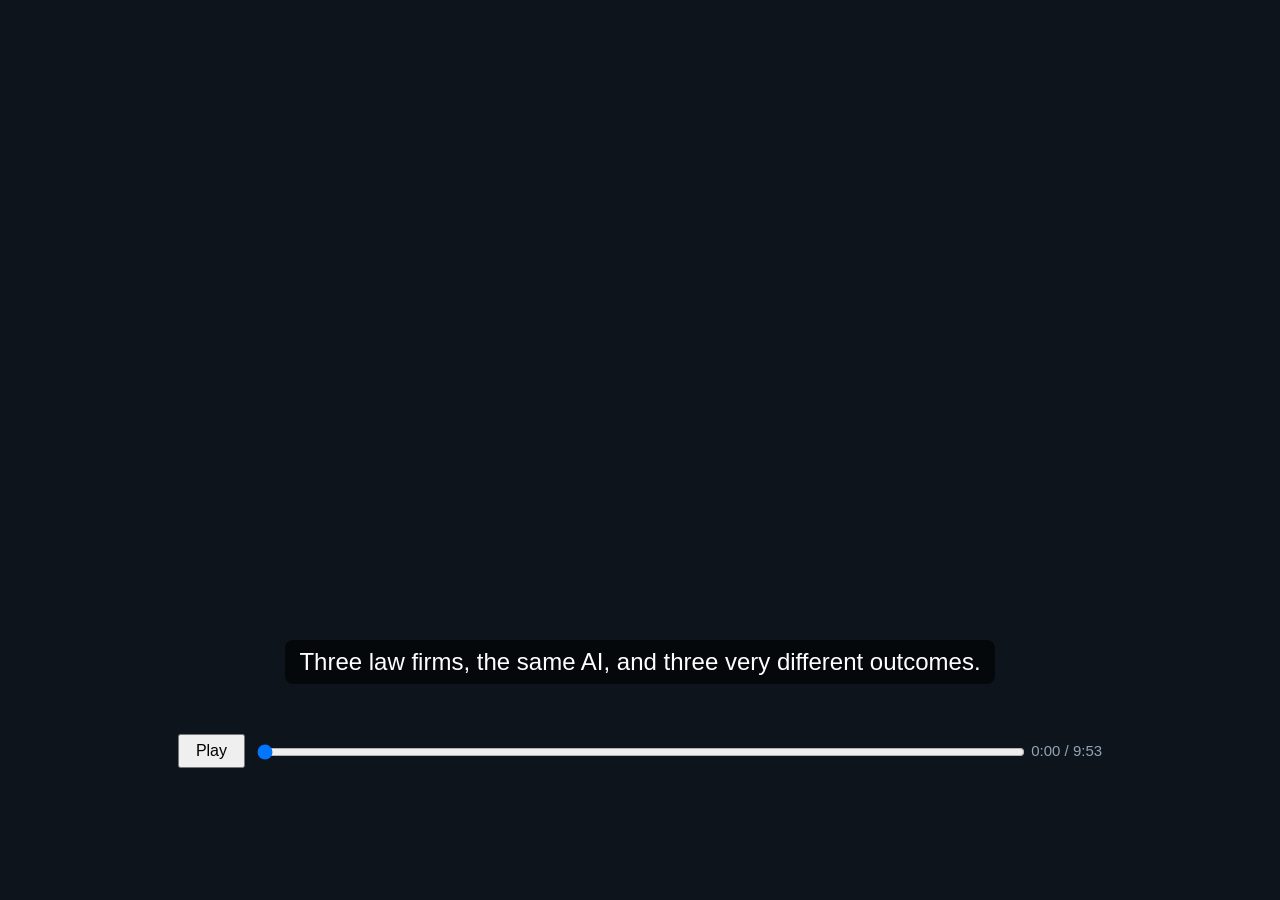
<file: working-with-ai/interactive.html>
<!doctype html>
<html lang="en"><head><meta charset="utf-8"><title>Working with AI</title>
<meta name="viewport" content="width=device-width, initial-scale=1">
<style>
:root{--bg:#0d141c;--fg:#e8eef3;--mut:#93a4b4;--red:#2bb3a3;--amb:#f2a65a;--teal:#2bb3a3;}
html,body{margin:0;background:var(--bg);color:var(--fg);font-family:"Segoe UI","Helvetica Neue",Arial,"DejaVu Sans",sans-serif;}
#stage{position:relative;width:1280px;height:720px;overflow:hidden;background:var(--bg);margin:0 auto;}
#hdr{position:absolute;left:48px;top:26px;right:48px;height:56px;display:flex;align-items:center;gap:16px;}
#hdr .bar{width:8px;height:40px;background:var(--red);border-radius:3px}
#title{font-size:31px;font-weight:600;letter-spacing:.2px}
#num{margin-left:auto;font-size:16px;color:var(--mut)}
svg{position:absolute;left:0;top:90px;width:1280px;height:520px}
#cap{position:absolute;left:90px;right:90px;bottom:18px;min-height:80px;display:flex;align-items:center;justify-content:center;text-align:center;font-size:24px;line-height:1.32;color:#fff;}
#cap span{background:rgba(0,0,0,.6);padding:6px 14px;border-radius:8px;box-decoration-break:clone;-webkit-box-decoration-break:clone}
#ctl{text-align:center;margin:14px auto;font-size:15px;color:var(--mut);max-width:1280px}
#ctl button{font-size:16px;padding:6px 16px;margin-right:10px}
#ctl input{width:60%;vertical-align:middle}
body.rec #ctl{display:none}
text{font-family:"Segoe UI","Helvetica Neue",Arial,sans-serif}
.mono{font-family:Consolas,"Courier New",monospace;white-space:pre}
</style></head>
<body>
<div id="stage"><div id="hdr"><div class="bar"></div><div id="title"></div><div id="num"></div></div>
<svg id="svg" viewBox="0 0 1280 520"></svg><div id="cap"></div></div>
<div id="ctl"><button id="play">Play</button><input id="seek" type="range" min="0" max="1000" value="0"> <span id="tm"></span>
<audio id="au" src="narration.mp3" preload="auto"></audio></div>
<script>
const DATA = {"words": [{"text": "Three", "start": 0.05}, {"text": "law", "start": 0.423}, {"text": "firms,", "start": 0.672}, {"text": "the", "start": 1.108}, {"text": "same", "start": 1.357}, {"text": "AI,", "start": 1.668}, {"text": "and", "start": 1.917}, {"text": "three", "start": 2.166}, {"text": "very", "start": 2.54}, {"text": "different", "start": 2.851}, {"text": "outcomes.", "start": 3.474}, {"text": "At", "start": 4.546}, {"text": "the", "start": 4.699}, {"text": "first,", "start": 4.902}, {"text": "a", "start": 5.258}, {"text": "senior", "start": 5.36}, {"text": "developer", "start": 5.716}, {"text": "watched", "start": 6.224}, {"text": "the", "start": 6.631}, {"text": "mailroom,", "start": 6.834}, {"text": "where", "start": 7.342}, {"text": "a", "start": 7.648}, {"text": "clerk", "start": 7.749}, {"text": "spent", "start": 8.054}, {"text": "five", "start": 8.359}, {"text": "minutes", "start": 8.614}, {"text": "renaming", "start": 9.02}, {"text": "and", "start": 9.478}, {"text": "filing", "start": 9.681}, {"text": "each", "start": 10.037}, {"text": "scanned", "start": 10.291}, {"text": "letter.", "start": 10.698}, {"text": "Within", "start": 11.555}, {"text": "a", "start": 11.962}, {"text": "month,", "start": 12.078}, {"text": "he", "start": 12.485}, {"text": "had", "start": 12.659}, {"text": "replaced", "start": 12.891}, {"text": "that", "start": 13.414}, {"text": "job", "start": 13.705}, {"text": "with", "start": 13.937}, {"text": "two", "start": 14.228}, {"text": "API", "start": 14.46}, {"text": "calls.", "start": 14.693}, {"text": "At", "start": 15.549}, {"text": "the", "start": 15.741}, {"text": "second", "start": 15.997}, {"text": "firm,", "start": 16.445}, {"text": "adoption", "start": 16.829}, {"text": "was", "start": 17.405}, {"text": "patchy,", "start": 17.661}, {"text": "and", "start": 18.173}, {"text": "power", "start": 18.429}, {"text": "users", "start": 18.813}, {"text": "sent", "start": 19.197}, {"text": "seven-page", "start": 19.517}, {"text": "AI", "start": 20.221}, {"text": "instructions", "start": 20.413}, {"text": "to", "start": 21.245}, {"text": "IT.", "start": 21.437}, {"text": "At", "start": 22.143}, {"text": "the", "start": 22.303}, {"text": "third,", "start": 22.517}, {"text": "juniors", "start": 22.891}, {"text": "no", "start": 23.318}, {"text": "longer", "start": 23.478}, {"text": "wrote", "start": 23.852}, {"text": "first", "start": 24.173}, {"text": "drafts,", "start": 24.493}, {"text": "so", "start": 24.921}, {"text": "the", "start": 25.081}, {"text": "firm", "start": 25.295}, {"text": "paired", "start": 25.562}, {"text": "each", "start": 25.936}, {"text": "junior", "start": 26.203}, {"text": "with", "start": 26.577}, {"text": "a", "start": 26.844}, {"text": "senior", "start": 26.951}, {"text": "attorney", "start": 27.325}, {"text": "to", "start": 27.806}, {"text": "mark", "start": 27.966}, {"text": "up", "start": 28.233}, {"text": "the", "start": 28.393}, {"text": "AI", "start": 28.607}, {"text": "draft", "start": 28.767}, {"text": "together.", "start": 29.088}, {"text": "Efficiency", "start": 30.072}, {"text": "with", "start": 30.735}, {"text": "a", "start": 31.037}, {"text": "risk", "start": 31.158}, {"text": "to", "start": 31.459}, {"text": "jobs.", "start": 31.64}, {"text": "Little", "start": 32.452}, {"text": "of", "start": 32.728}, {"text": "either.", "start": 32.847}, {"text": "Or", "start": 33.612}, {"text": "reorganised", "start": 33.808}, {"text": "work", "start": 34.59}, {"text": "with", "start": 34.915}, {"text": "no", "start": 35.241}, {"text": "jobs", "start": 35.436}, {"text": "lost.", "start": 35.762}, {"text": "This", "start": 36.603}, {"text": "video", "start": 36.854}, {"text": "explains", "start": 37.155}, {"text": "why", "start": 37.606}, {"text": "that", "start": 37.807}, {"text": "happens,", "start": 38.058}, {"text": "and", "start": 38.509}, {"text": "what", "start": 38.71}, {"text": "it", "start": 38.961}, {"text": "means", "start": 39.111}, {"text": "for", "start": 39.412}, {"text": "you.", "start": 39.613}, {"text": "The", "start": 40.714}, {"text": "source", "start": 40.935}, {"text": "is", "start": 41.321}, {"text": "a", "start": 41.487}, {"text": "report", "start": 41.597}, {"text": "called", "start": 41.984}, {"text": "Working", "start": 42.37}, {"text": "with", "start": 42.812}, {"text": "AI,", "start": 43.088}, {"text": "published", "start": 43.309}, {"text": "on", "start": 43.861}, {"text": "the", "start": 44.026}, {"text": "23rd", "start": 44.247}, {"text": "of", "start": 44.965}, {"text": "November", "start": 45.13}, {"text": "2026", "start": 45.627}, {"text": "by", "start": 45.903}, {"text": "Anthropic's", "start": 46.069}, {"text": "economics", "start": 46.731}, {"text": "team.", "start": 47.283}, {"text": "The", "start": 48.064}, {"text": "researchers", "start": 48.299}, {"text": "ran", "start": 49.001}, {"text": "66", "start": 49.235}, {"text": "video", "start": 49.41}, {"text": "interviews", "start": 49.761}, {"text": "with", "start": 50.405}, {"text": "people", "start": 50.698}, {"text": "at", "start": 51.107}, {"text": "58", "start": 51.283}, {"text": "American", "start": 51.458}, {"text": "companies,", "start": 51.985}, {"text": "all", "start": 52.629}, {"text": "Anthropic", "start": 52.863}, {"text": "customers", "start": 53.448}, {"text": "in", "start": 54.033}, {"text": "the", "start": 54.209}, {"text": "middle", "start": 54.443}, {"text": "of", "start": 54.852}, {"text": "adopting", "start": 55.028}, {"text": "AI.", "start": 55.555}, {"text": "They", "start": 56.239}, {"text": "ranged", "start": 56.519}, {"text": "from", "start": 56.911}, {"text": "AI-native", "start": 57.19}, {"text": "startups", "start": 57.75}, {"text": "to", "start": 58.254}, {"text": "hundred-year-old", "start": 58.422}, {"text": "businesses,", "start": 59.374}, {"text": "from", "start": 60.046}, {"text": "dentists", "start": 60.325}, {"text": "to", "start": 60.829}, {"text": "hedge", "start": 60.997}, {"text": "funds.", "start": 61.333}, {"text": "Keep", "start": 62.175}, {"text": "two", "start": 62.438}, {"text": "limits", "start": 62.648}, {"text": "in", "start": 63.015}, {"text": "mind.", "start": 63.173}, {"text": "The", "start": 63.938}, {"text": "companies", "start": 64.143}, {"text": "were", "start": 64.653}, {"text": "picked", "start": 64.908}, {"text": "for", "start": 65.266}, {"text": "variety,", "start": 65.47}, {"text": "not", "start": 65.93}, {"text": "to", "start": 66.134}, {"text": "represent", "start": 66.287}, {"text": "the", "start": 66.798}, {"text": "economy.", "start": 67.002}, {"text": "And", "start": 67.911}, {"text": "the", "start": 68.133}, {"text": "value", "start": 68.355}, {"text": "ratings", "start": 68.688}, {"text": "are", "start": 69.131}, {"text": "what", "start": 69.353}, {"text": "people", "start": 69.63}, {"text": "said,", "start": 70.019}, {"text": "classified", "start": 70.351}, {"text": "by", "start": 70.961}, {"text": "an", "start": 71.128}, {"text": "automated", "start": 71.294}, {"text": "coder,", "start": 71.849}, {"text": "not", "start": 72.237}, {"text": "measured", "start": 72.458}, {"text": "by", "start": 72.958}, {"text": "experiments.", "start": 73.124}, {"text": "So", "start": 74.295}, {"text": "treat", "start": 74.462}, {"text": "the", "start": 74.797}, {"text": "numbers", "start": 75.02}, {"text": "as", "start": 75.466}, {"text": "patterns", "start": 75.633}, {"text": "from", "start": 76.135}, {"text": "conversations,", "start": 76.414}, {"text": "not", "start": 77.251}, {"text": "national", "start": 77.474}, {"text": "statistics.", "start": 77.976}, {"text": "So", "start": 79.495}, {"text": "what", "start": 79.673}, {"text": "is", "start": 79.969}, {"text": "AI", "start": 80.147}, {"text": "actually", "start": 80.325}, {"text": "doing", "start": 80.858}, {"text": "in", "start": 81.214}, {"text": "these", "start": 81.392}, {"text": "firms?", "start": 81.747}, {"text": "Mostly,", "start": 82.612}, {"text": "agents", "start": 83.116}, {"text": "are", "start": 83.558}, {"text": "writing", "start": 83.81}, {"text": "code.", "start": 84.314}, {"text": "People", "start": 85.142}, {"text": "described", "start": 85.511}, {"text": "100", "start": 86.039}, {"text": "pieces", "start": 86.25}, {"text": "of", "start": 86.619}, {"text": "software", "start": 86.777}, {"text": "in", "start": 87.252}, {"text": "enough", "start": 87.41}, {"text": "detail", "start": 87.779}, {"text": "to", "start": 88.148}, {"text": "sort", "start": 88.306}, {"text": "them.", "start": 88.57}, {"text": "80", "start": 89.337}, {"text": "percent", "start": 89.503}, {"text": "automated", "start": 89.949}, {"text": "work", "start": 90.505}, {"text": "that", "start": 90.783}, {"text": "people", "start": 91.062}, {"text": "had", "start": 91.451}, {"text": "been", "start": 91.674}, {"text": "doing", "start": 91.952}, {"text": "by", "start": 92.286}, {"text": "hand,", "start": 92.453}, {"text": "like", "start": 92.787}, {"text": "spreadsheet", "start": 93.065}, {"text": "updates", "start": 93.733}, {"text": "or", "start": 94.178}, {"text": "meeting", "start": 94.345}, {"text": "notes.", "start": 94.79}, {"text": "The", "start": 95.629}, {"text": "other", "start": 95.849}, {"text": "20", "start": 96.178}, {"text": "percent", "start": 96.342}, {"text": "replaced", "start": 96.781}, {"text": "existing", "start": 97.274}, {"text": "software,", "start": 97.768}, {"text": "often", "start": 98.316}, {"text": "bought", "start": 98.645}, {"text": "from", "start": 99.029}, {"text": "vendors.", "start": 99.303}, {"text": "And", "start": 100.247}, {"text": "the", "start": 100.43}, {"text": "builders", "start": 100.613}, {"text": "are", "start": 101.025}, {"text": "not", "start": 101.208}, {"text": "only", "start": 101.391}, {"text": "engineers.", "start": 101.62}, {"text": "Finance,", "start": 102.574}, {"text": "operations", "start": 103.093}, {"text": "and", "start": 103.728}, {"text": "executives", "start": 103.958}, {"text": "are", "start": 104.593}, {"text": "building", "start": 104.823}, {"text": "their", "start": 105.342}, {"text": "own", "start": 105.688}, {"text": "apps", "start": 105.919}, {"text": "and", "start": 106.208}, {"text": "dashboards.", "start": 106.438}, {"text": "The", "start": 107.98}, {"text": "first", "start": 108.185}, {"text": "big", "start": 108.493}, {"text": "idea", "start": 108.698}, {"text": "is", "start": 108.955}, {"text": "about", "start": 109.108}, {"text": "where", "start": 109.416}, {"text": "the", "start": 109.724}, {"text": "value", "start": 109.929}, {"text": "comes", "start": 110.236}, {"text": "from.", "start": 110.544}, {"text": "The", "start": 111.302}, {"text": "team", "start": 111.526}, {"text": "plotted", "start": 111.807}, {"text": "nearly", "start": 112.256}, {"text": "300", "start": 112.649}, {"text": "AI", "start": 112.873}, {"text": "use", "start": 113.042}, {"text": "cases", "start": 113.266}, {"text": "by", "start": 113.603}, {"text": "how", "start": 113.772}, {"text": "valuable", "start": 113.996}, {"text": "people", "start": 114.501}, {"text": "said", "start": 114.894}, {"text": "they", "start": 115.175}, {"text": "were,", "start": 115.456}, {"text": "and", "start": 115.793}, {"text": "by", "start": 116.017}, {"text": "how", "start": 116.186}, {"text": "much", "start": 116.41}, {"text": "the", "start": 116.691}, {"text": "organisation", "start": 116.915}, {"text": "had", "start": 117.645}, {"text": "to", "start": 117.87}, {"text": "change", "start": 118.038}, {"text": "to", "start": 118.431}, {"text": "use", "start": 118.6}, {"text": "them.", "start": 118.824}, {"text": "Light-touch", "start": 119.611}, {"text": "uses", "start": 120.277}, {"text": "that", "start": 120.555}, {"text": "slot", "start": 120.833}, {"text": "into", "start": 121.111}, {"text": "the", "start": 121.388}, {"text": "existing", "start": 121.611}, {"text": "structure,", "start": 122.11}, {"text": "like", "start": 122.721}, {"text": "slide", "start": 122.999}, {"text": "decks", "start": 123.332}, {"text": "or", "start": 123.666}, {"text": "one-off", "start": 123.832}, {"text": "analysis,", "start": 124.277}, {"text": "were", "start": 124.832}, {"text": "mostly", "start": 125.11}, {"text": "rated", "start": 125.499}, {"text": "as", "start": 125.832}, {"text": "low", "start": 125.999}, {"text": "value.", "start": 126.221}, {"text": "The", "start": 127.06}, {"text": "high-value", "start": 127.297}, {"text": "uses,", "start": 127.95}, {"text": "like", "start": 128.306}, {"text": "coding", "start": 128.603}, {"text": "agents", "start": 129.018}, {"text": "combined", "start": 129.434}, {"text": "with", "start": 129.968}, {"text": "merged", "start": 130.265}, {"text": "roles,", "start": 130.68}, {"text": "or", "start": 131.096}, {"text": "an", "start": 131.274}, {"text": "agent", "start": 131.452}, {"text": "that", "start": 131.808}, {"text": "checks", "start": 132.105}, {"text": "documents", "start": 132.52}, {"text": "against", "start": 133.114}, {"text": "company", "start": 133.589}, {"text": "policy,", "start": 134.064}, {"text": "needed", "start": 134.538}, {"text": "processes", "start": 134.954}, {"text": "or", "start": 135.547}, {"text": "roles", "start": 135.726}, {"text": "to", "start": 136.082}, {"text": "change.", "start": 136.26}, {"text": "The", "start": 137.185}, {"text": "link", "start": 137.415}, {"text": "is", "start": 137.704}, {"text": "moderate,", "start": 137.877}, {"text": "not", "start": 138.455}, {"text": "perfect,", "start": 138.686}, {"text": "but", "start": 139.205}, {"text": "the", "start": 139.436}, {"text": "direction", "start": 139.667}, {"text": "is", "start": 140.245}, {"text": "clear.", "start": 140.418}, {"text": "Using", "start": 141.272}, {"text": "AI", "start": 141.592}, {"text": "to", "start": 141.752}, {"text": "do", "start": 141.912}, {"text": "the", "start": 142.072}, {"text": "same", "start": 142.285}, {"text": "job", "start": 142.552}, {"text": "a", "start": 142.765}, {"text": "little", "start": 142.872}, {"text": "faster", "start": 143.245}, {"text": "is", "start": 143.618}, {"text": "worth", "start": 143.778}, {"text": "little.", "start": 144.098}, {"text": "Changing", "start": 144.975}, {"text": "how", "start": 145.448}, {"text": "the", "start": 145.658}, {"text": "work", "start": 145.869}, {"text": "is", "start": 146.132}, {"text": "organised", "start": 146.289}, {"text": "is", "start": 146.815}, {"text": "where", "start": 146.973}, {"text": "the", "start": 147.288}, {"text": "payoff", "start": 147.498}, {"text": "is.", "start": 147.866}, {"text": "The", "start": 148.927}, {"text": "second", "start": 149.183}, {"text": "idea", "start": 149.632}, {"text": "is", "start": 149.952}, {"text": "that", "start": 150.144}, {"text": "AI", "start": 150.465}, {"text": "mostly", "start": 150.657}, {"text": "makes", "start": 151.105}, {"text": "firms", "start": 151.49}, {"text": "do", "start": 151.874}, {"text": "more,", "start": 152.067}, {"text": "not", "start": 152.451}, {"text": "spend", "start": 152.707}, {"text": "less.", "start": 153.092}, {"text": "Where", "start": 153.926}, {"text": "people", "start": 154.258}, {"text": "said", "start": 154.644}, {"text": "where", "start": 154.92}, {"text": "the", "start": 155.251}, {"text": "benefit", "start": 155.472}, {"text": "landed,", "start": 155.914}, {"text": "55", "start": 156.355}, {"text": "percent", "start": 156.521}, {"text": "of", "start": 156.962}, {"text": "use", "start": 157.128}, {"text": "cases", "start": 157.349}, {"text": "added", "start": 157.68}, {"text": "output.", "start": 158.011}, {"text": "That", "start": 158.903}, {"text": "means", "start": 159.203}, {"text": "faster", "start": 159.562}, {"text": "work,", "start": 159.982}, {"text": "more", "start": 160.342}, {"text": "of", "start": 160.642}, {"text": "it,", "start": 160.822}, {"text": "new", "start": 161.062}, {"text": "internal", "start": 161.302}, {"text": "tools,", "start": 161.842}, {"text": "new", "start": 162.261}, {"text": "products,", "start": 162.501}, {"text": "and", "start": 163.101}, {"text": "above", "start": 163.341}, {"text": "all", "start": 163.701}, {"text": "better", "start": 163.941}, {"text": "quality,", "start": 164.36}, {"text": "the", "start": 164.9}, {"text": "single", "start": 165.14}, {"text": "biggest", "start": 165.56}, {"text": "category.", "start": 166.04}, {"text": "Only", "start": 167.09}, {"text": "19", "start": 167.365}, {"text": "percent", "start": 167.531}, {"text": "cut", "start": 167.972}, {"text": "costs,", "start": 168.192}, {"text": "and", "start": 168.579}, {"text": "most", "start": 168.799}, {"text": "of", "start": 169.075}, {"text": "those", "start": 169.24}, {"text": "were", "start": 169.571}, {"text": "hiring", "start": 169.847}, {"text": "that", "start": 170.233}, {"text": "never", "start": 170.509}, {"text": "happened", "start": 170.84}, {"text": "rather", "start": 171.336}, {"text": "than", "start": 171.722}, {"text": "layoffs.", "start": 171.998}, {"text": "Another", "start": 172.944}, {"text": "19", "start": 173.457}, {"text": "percent", "start": 173.65}, {"text": "produced", "start": 174.163}, {"text": "no", "start": 174.74}, {"text": "value", "start": 174.933}, {"text": "yet,", "start": 175.317}, {"text": "stuck", "start": 175.638}, {"text": "in", "start": 176.023}, {"text": "pilots,", "start": 176.215}, {"text": "bottlenecks", "start": 176.729}, {"text": "or", "start": 177.498}, {"text": "review.", "start": 177.691}, {"text": "And", "start": 178.654}, {"text": "about", "start": 178.882}, {"text": "7", "start": 179.223}, {"text": "percent", "start": 179.337}, {"text": "of", "start": 179.793}, {"text": "the", "start": 179.964}, {"text": "value", "start": 180.191}, {"text": "was", "start": 180.533}, {"text": "kept", "start": 180.761}, {"text": "by", "start": 181.046}, {"text": "employees", "start": 181.216}, {"text": "themselves,", "start": 181.786}, {"text": "as", "start": 182.469}, {"text": "nicer", "start": 182.64}, {"text": "work", "start": 182.982}, {"text": "or", "start": 183.266}, {"text": "more", "start": 183.437}, {"text": "downtime.", "start": 183.722}, {"text": "What", "start": 185.141}, {"text": "about", "start": 185.444}, {"text": "jobs?", "start": 185.808}, {"text": "Layoffs", "start": 186.621}, {"text": "driven", "start": 187.121}, {"text": "by", "start": 187.558}, {"text": "AI", "start": 187.746}, {"text": "were", "start": 187.933}, {"text": "rare.", "start": 188.245}, {"text": "At", "start": 189.07}, {"text": "five", "start": 189.248}, {"text": "companies,", "start": 189.546}, {"text": "people", "start": 190.2}, {"text": "described", "start": 190.617}, {"text": "pushing", "start": 191.212}, {"text": "out", "start": 191.688}, {"text": "staff", "start": 191.926}, {"text": "who", "start": 192.283}, {"text": "refused", "start": 192.521}, {"text": "to", "start": 192.997}, {"text": "adopt", "start": 193.176}, {"text": "AI.", "start": 193.533}, {"text": "Only", "start": 194.221}, {"text": "two", "start": 194.462}, {"text": "had", "start": 194.656}, {"text": "seen", "start": 194.849}, {"text": "automation", "start": 195.091}, {"text": "eliminate", "start": 195.623}, {"text": "a", "start": 196.107}, {"text": "position", "start": 196.203}, {"text": "outright.", "start": 196.639}, {"text": "Ten", "start": 197.572}, {"text": "said", "start": 197.84}, {"text": "AI", "start": 198.175}, {"text": "made", "start": 198.375}, {"text": "them", "start": 198.71}, {"text": "hire", "start": 199.045}, {"text": "more,", "start": 199.379}, {"text": "mostly", "start": 199.781}, {"text": "for", "start": 200.249}, {"text": "AI", "start": 200.517}, {"text": "and", "start": 200.718}, {"text": "IT", "start": 200.986}, {"text": "roles.", "start": 201.186}, {"text": "The", "start": 202.105}, {"text": "bigger", "start": 202.293}, {"text": "effect", "start": 202.622}, {"text": "was", "start": 202.952}, {"text": "quieter.", "start": 203.14}, {"text": "People", "start": 204.013}, {"text": "at", "start": 204.33}, {"text": "two-thirds", "start": 204.465}, {"text": "of", "start": 204.962}, {"text": "the", "start": 205.098}, {"text": "companies", "start": 205.278}, {"text": "said", "start": 205.73}, {"text": "they", "start": 205.956}, {"text": "were", "start": 206.182}, {"text": "hiring", "start": 206.408}, {"text": "less.", "start": 206.724}, {"text": "As", "start": 207.445}, {"text": "one", "start": 207.611}, {"text": "put", "start": 207.832}, {"text": "it,", "start": 208.053}, {"text": "we", "start": 208.274}, {"text": "may", "start": 208.44}, {"text": "not", "start": 208.661}, {"text": "be", "start": 208.882}, {"text": "firing,", "start": 209.048}, {"text": "but", "start": 209.49}, {"text": "we're", "start": 209.711}, {"text": "not", "start": 210.043}, {"text": "hiring.", "start": 210.264}, {"text": "Contractors", "start": 211.156}, {"text": "were", "start": 211.79}, {"text": "hit", "start": 212.055}, {"text": "hardest.", "start": 212.266}, {"text": "Nine", "start": 213.192}, {"text": "companies", "start": 213.486}, {"text": "cut", "start": 214.073}, {"text": "outsourced", "start": 214.308}, {"text": "developers,", "start": 214.954}, {"text": "customer", "start": 215.659}, {"text": "service,", "start": 216.187}, {"text": "legal", "start": 216.716}, {"text": "or", "start": 217.068}, {"text": "back-office", "start": 217.244}, {"text": "work,", "start": 217.949}, {"text": "much", "start": 218.301}, {"text": "of", "start": 218.595}, {"text": "it", "start": 218.771}, {"text": "offshore.", "start": 218.947}, {"text": "And", "start": 219.985}, {"text": "six", "start": 220.214}, {"text": "AI-native", "start": 220.444}, {"text": "startups", "start": 221.018}, {"text": "said", "start": 221.534}, {"text": "that,", "start": 221.821}, {"text": "without", "start": 222.165}, {"text": "AI,", "start": 222.624}, {"text": "they", "start": 222.854}, {"text": "would", "start": 223.141}, {"text": "need", "start": 223.485}, {"text": "four", "start": 223.772}, {"text": "times", "start": 224.059}, {"text": "as", "start": 224.403}, {"text": "many", "start": 224.575}, {"text": "staff.", "start": 224.862}, {"text": "Now", "start": 226.114}, {"text": "to", "start": 226.339}, {"text": "the", "start": 226.508}, {"text": "three", "start": 226.733}, {"text": "ways", "start": 227.071}, {"text": "companies", "start": 227.353}, {"text": "adopt", "start": 227.916}, {"text": "AI.", "start": 228.254}, {"text": "The", "start": 228.929}, {"text": "first", "start": 229.14}, {"text": "is", "start": 229.458}, {"text": "top-down", "start": 229.616}, {"text": "automation.", "start": 230.092}, {"text": "Pick", "start": 231.176}, {"text": "a", "start": 231.455}, {"text": "workflow,", "start": 231.567}, {"text": "build", "start": 232.124}, {"text": "or", "start": 232.459}, {"text": "buy", "start": 232.626}, {"text": "an", "start": 232.849}, {"text": "agent,", "start": 233.016}, {"text": "and", "start": 233.407}, {"text": "roll", "start": 233.63}, {"text": "it", "start": 233.908}, {"text": "out.", "start": 234.076}, {"text": "A", "start": 234.805}, {"text": "document", "start": 234.913}, {"text": "review", "start": 235.401}, {"text": "agent", "start": 235.781}, {"text": "cut", "start": 236.106}, {"text": "planned", "start": 236.323}, {"text": "reviewer", "start": 236.757}, {"text": "hiring", "start": 237.245}, {"text": "by", "start": 237.625}, {"text": "more", "start": 237.787}, {"text": "than", "start": 238.058}, {"text": "90", "start": 238.33}, {"text": "percent.", "start": 238.492}, {"text": "But", "start": 239.43}, {"text": "this", "start": 239.668}, {"text": "approach", "start": 239.965}, {"text": "has", "start": 240.5}, {"text": "costs.", "start": 240.738}, {"text": "It", "start": 241.605}, {"text": "can", "start": 241.778}, {"text": "feel", "start": 242.009}, {"text": "like", "start": 242.297}, {"text": "surveillance,", "start": 242.586}, {"text": "with", "start": 243.395}, {"text": "AI", "start": 243.683}, {"text": "scoring", "start": 243.856}, {"text": "staff", "start": 244.318}, {"text": "on", "start": 244.665}, {"text": "dozens", "start": 244.838}, {"text": "of", "start": 245.242}, {"text": "measures.", "start": 245.416}, {"text": "It", "start": 246.443}, {"text": "is", "start": 246.589}, {"text": "brittle.", "start": 246.734}, {"text": "One", "start": 247.621}, {"text": "executive", "start": 247.809}, {"text": "called", "start": 248.278}, {"text": "it", "start": 248.607}, {"text": "throwing", "start": 248.748}, {"text": "darts", "start": 249.171}, {"text": "at", "start": 249.453}, {"text": "a", "start": 249.593}, {"text": "spinning", "start": 249.687}, {"text": "dart", "start": 250.11}, {"text": "board.", "start": 250.345}, {"text": "And", "start": 251.124}, {"text": "it", "start": 251.295}, {"text": "needs", "start": 251.424}, {"text": "experts", "start": 251.681}, {"text": "to", "start": 252.024}, {"text": "build", "start": 252.153}, {"text": "the", "start": 252.41}, {"text": "very", "start": 252.581}, {"text": "systems", "start": 252.796}, {"text": "that", "start": 253.139}, {"text": "could", "start": 253.353}, {"text": "replace", "start": 253.61}, {"text": "them.", "start": 253.953}, {"text": "One", "start": 254.661}, {"text": "engineer", "start": 254.886}, {"text": "said,", "start": 255.393}, {"text": "if", "start": 255.732}, {"text": "I'm", "start": 255.901}, {"text": "open", "start": 256.126}, {"text": "to", "start": 256.408}, {"text": "this,", "start": 256.577}, {"text": "I'm", "start": 256.915}, {"text": "essentially", "start": 257.141}, {"text": "building", "start": 257.817}, {"text": "my", "start": 258.325}, {"text": "own", "start": 258.494}, {"text": "coffin.", "start": 258.719}, {"text": "The", "start": 260.02}, {"text": "second", "start": 260.185}, {"text": "approach", "start": 260.473}, {"text": "is", "start": 260.843}, {"text": "bottom-up.", "start": 260.967}, {"text": "Hand", "start": 261.87}, {"text": "out", "start": 262.088}, {"text": "the", "start": 262.263}, {"text": "tools", "start": 262.437}, {"text": "and", "start": 262.699}, {"text": "see", "start": 262.874}, {"text": "what", "start": 263.049}, {"text": "people", "start": 263.267}, {"text": "do.", "start": 263.573}, {"text": "Here", "start": 264.197}, {"text": "the", "start": 264.451}, {"text": "winners", "start": 264.654}, {"text": "are", "start": 265.059}, {"text": "domain", "start": 265.262}, {"text": "experts", "start": 265.617}, {"text": "who", "start": 266.023}, {"text": "are", "start": 266.226}, {"text": "not", "start": 266.429}, {"text": "programmers,", "start": 266.632}, {"text": "which", "start": 267.291}, {"text": "matches", "start": 267.595}, {"text": "Anthropic's", "start": 268.001}, {"text": "earlier", "start": 268.61}, {"text": "research", "start": 269.015}, {"text": "on", "start": 269.472}, {"text": "Claude", "start": 269.624}, {"text": "Code.", "start": 269.979}, {"text": "An", "start": 270.733}, {"text": "accountant", "start": 270.9}, {"text": "vibe-coded", "start": 271.509}, {"text": "a", "start": 272.119}, {"text": "401k", "start": 272.23}, {"text": "audit", "start": 273.005}, {"text": "tool", "start": 273.338}, {"text": "for", "start": 273.615}, {"text": "a", "start": 273.837}, {"text": "job", "start": 273.947}, {"text": "that", "start": 274.169}, {"text": "used", "start": 274.446}, {"text": "to", "start": 274.723}, {"text": "take", "start": 274.889}, {"text": "80", "start": 275.166}, {"text": "hours.", "start": 275.333}, {"text": "An", "start": 276.171}, {"text": "investment", "start": 276.311}, {"text": "manager", "start": 276.826}, {"text": "built", "start": 277.2}, {"text": "a", "start": 277.481}, {"text": "deal", "start": 277.574}, {"text": "tracker", "start": 277.808}, {"text": "that", "start": 278.183}, {"text": "replaced", "start": 278.417}, {"text": "a", "start": 278.838}, {"text": "10,000", "start": 278.931}, {"text": "dollar", "start": 279.54}, {"text": "a", "start": 279.867}, {"text": "year", "start": 279.961}, {"text": "product.", "start": 280.195}, {"text": "A", "start": 281.066}, {"text": "paralegal", "start": 281.159}, {"text": "called", "start": 281.628}, {"text": "Mark", "start": 281.955}, {"text": "wrote", "start": 282.189}, {"text": "such", "start": 282.47}, {"text": "good", "start": 282.704}, {"text": "AI-assisted", "start": 282.938}, {"text": "letters", "start": 283.5}, {"text": "that", "start": 283.875}, {"text": "the", "start": 284.109}, {"text": "partners", "start": 284.296}, {"text": "called", "start": 284.717}, {"text": "him", "start": 285.045}, {"text": "in", "start": 285.232}, {"text": "to", "start": 285.373}, {"text": "ask", "start": 285.513}, {"text": "how", "start": 285.7}, {"text": "he", "start": 285.887}, {"text": "did", "start": 286.028}, {"text": "it.", "start": 286.215}, {"text": "But", "start": 286.852}, {"text": "bottom-up", "start": 287.058}, {"text": "stays", "start": 287.572}, {"text": "in", "start": 287.881}, {"text": "pockets.", "start": 288.035}, {"text": "Home-made", "start": 288.947}, {"text": "tools", "start": 289.488}, {"text": "need", "start": 289.812}, {"text": "maintenance,", "start": 290.083}, {"text": "so", "start": 290.786}, {"text": "the", "start": 290.948}, {"text": "savings", "start": 291.164}, {"text": "can", "start": 291.597}, {"text": "be", "start": 291.813}, {"text": "small.", "start": 291.975}, {"text": "And", "start": 292.804}, {"text": "uneven", "start": 293.014}, {"text": "adoption", "start": 293.384}, {"text": "creates", "start": 293.858}, {"text": "friction.", "start": 294.28}, {"text": "Power", "start": 295.257}, {"text": "users", "start": 295.621}, {"text": "lob", "start": 295.986}, {"text": "what", "start": 296.229}, {"text": "one", "start": 296.533}, {"text": "firm", "start": 296.776}, {"text": "called", "start": 297.079}, {"text": "Claude", "start": 297.505}, {"text": "grenades", "start": 297.93}, {"text": "at", "start": 298.477}, {"text": "their", "start": 298.659}, {"text": "colleagues,", "start": 299.023}, {"text": "who", "start": 299.752}, {"text": "reply,", "start": 299.995}, {"text": "I'm", "start": 300.421}, {"text": "not", "start": 300.664}, {"text": "reading", "start": 300.907}, {"text": "your", "start": 301.393}, {"text": "AI", "start": 301.696}, {"text": "email.", "start": 301.879}, {"text": "This", "start": 303.154}, {"text": "leads", "start": 303.414}, {"text": "to", "start": 303.726}, {"text": "the", "start": 303.882}, {"text": "key", "start": 304.09}, {"text": "concept", "start": 304.299}, {"text": "in", "start": 304.715}, {"text": "the", "start": 304.871}, {"text": "report,", "start": 305.079}, {"text": "which", "start": 305.495}, {"text": "is", "start": 305.807}, {"text": "bottlenecks.", "start": 305.963}, {"text": "When", "start": 307.09}, {"text": "one", "start": 307.375}, {"text": "task", "start": 307.604}, {"text": "speeds", "start": 307.89}, {"text": "up,", "start": 308.29}, {"text": "the", "start": 308.518}, {"text": "slowest", "start": 308.747}, {"text": "step", "start": 309.204}, {"text": "around", "start": 309.489}, {"text": "it", "start": 309.889}, {"text": "sets", "start": 310.061}, {"text": "the", "start": 310.346}, {"text": "pace.", "start": 310.575}, {"text": "The", "start": 311.368}, {"text": "most", "start": 311.61}, {"text": "common", "start": 311.914}, {"text": "bottleneck,", "start": 312.339}, {"text": "with", "start": 313.067}, {"text": "49", "start": 313.37}, {"text": "mentions,", "start": 313.552}, {"text": "was", "start": 314.159}, {"text": "simply", "start": 314.402}, {"text": "too", "start": 314.827}, {"text": "much", "start": 315.07}, {"text": "AI", "start": 315.373}, {"text": "output", "start": 315.555}, {"text": "for", "start": 315.98}, {"text": "people", "start": 316.223}, {"text": "to", "start": 316.648}, {"text": "check.", "start": 316.83}, {"text": "Next", "start": 317.704}, {"text": "came", "start": 318.087}, {"text": "staff", "start": 318.469}, {"text": "resisting", "start": 318.928}, {"text": "AI,", "start": 319.693}, {"text": "with", "start": 319.998}, {"text": "43,", "start": 320.381}, {"text": "and", "start": 320.687}, {"text": "the", "start": 320.993}, {"text": "need", "start": 321.298}, {"text": "for", "start": 321.681}, {"text": "expert", "start": 321.987}, {"text": "review", "start": 322.522}, {"text": "and", "start": 323.057}, {"text": "testing,", "start": 323.363}, {"text": "with", "start": 324.051}, {"text": "42.", "start": 324.434}, {"text": "Customers", "start": 325.189}, {"text": "wary", "start": 325.955}, {"text": "of", "start": 326.338}, {"text": "AI", "start": 326.568}, {"text": "came", "start": 326.798}, {"text": "up", "start": 327.181}, {"text": "only", "start": 327.411}, {"text": "13", "start": 327.794}, {"text": "times,", "start": 328.023}, {"text": "and", "start": 328.56}, {"text": "regulation", "start": 328.866}, {"text": "just", "start": 329.709}, {"text": "4.", "start": 330.092}, {"text": "The", "start": 330.771}, {"text": "blockers", "start": 330.972}, {"text": "are", "start": 331.423}, {"text": "mostly", "start": 331.623}, {"text": "inside", "start": 331.973}, {"text": "the", "start": 332.324}, {"text": "organisation.", "start": 332.524}, {"text": "It", "start": 333.676}, {"text": "echoes", "start": 333.832}, {"text": "the", "start": 334.198}, {"text": "arrival", "start": 334.406}, {"text": "of", "start": 334.824}, {"text": "electricity,", "start": 334.98}, {"text": "when", "start": 335.659}, {"text": "factory", "start": 335.92}, {"text": "gains", "start": 336.337}, {"text": "came", "start": 336.65}, {"text": "only", "start": 336.911}, {"text": "once", "start": 337.172}, {"text": "the", "start": 337.433}, {"text": "mill", "start": 337.642}, {"text": "buildings", "start": 337.903}, {"text": "were", "start": 338.425}, {"text": "redesigned.", "start": 338.686}, {"text": "As", "start": 339.762}, {"text": "one", "start": 339.912}, {"text": "director", "start": 340.113}, {"text": "said,", "start": 340.563}, {"text": "the", "start": 340.864}, {"text": "individual", "start": 341.064}, {"text": "doesn't", "start": 341.615}, {"text": "have", "start": 342.016}, {"text": "the", "start": 342.266}, {"text": "authority", "start": 342.467}, {"text": "to", "start": 342.967}, {"text": "change", "start": 343.118}, {"text": "the", "start": 343.468}, {"text": "work.", "start": 343.668}, {"text": "The", "start": 344.819}, {"text": "third", "start": 345.051}, {"text": "approach", "start": 345.399}, {"text": "is", "start": 345.921}, {"text": "to", "start": 346.095}, {"text": "reorganise", "start": 346.269}, {"text": "around", "start": 346.907}, {"text": "AI,", "start": 347.313}, {"text": "and", "start": 347.545}, {"text": "it", "start": 347.777}, {"text": "showed", "start": 347.951}, {"text": "up", "start": 348.357}, {"text": "as", "start": 348.531}, {"text": "three", "start": 348.705}, {"text": "moves.", "start": 349.053}, {"text": "The", "start": 349.909}, {"text": "first", "start": 350.116}, {"text": "is", "start": 350.427}, {"text": "broadening", "start": 350.582}, {"text": "roles,", "start": 351.152}, {"text": "so", "start": 351.514}, {"text": "that", "start": 351.669}, {"text": "one", "start": 351.928}, {"text": "person", "start": 352.135}, {"text": "or", "start": 352.497}, {"text": "a", "start": 352.653}, {"text": "small", "start": 352.756}, {"text": "team", "start": 353.067}, {"text": "owns", "start": 353.325}, {"text": "a", "start": 353.584}, {"text": "whole", "start": 353.688}, {"text": "workflow.", "start": 353.998}, {"text": "When", "start": 354.966}, {"text": "producing", "start": 355.244}, {"text": "the", "start": 355.799}, {"text": "work", "start": 356.021}, {"text": "gets", "start": 356.299}, {"text": "fast,", "start": 356.576}, {"text": "the", "start": 356.91}, {"text": "slow", "start": 357.132}, {"text": "part", "start": 357.41}, {"text": "becomes", "start": 357.687}, {"text": "agreeing", "start": 358.131}, {"text": "what", "start": 358.631}, {"text": "to", "start": 358.909}, {"text": "do", "start": 359.076}, {"text": "and", "start": 359.242}, {"text": "handing", "start": 359.464}, {"text": "it", "start": 359.909}, {"text": "between", "start": 360.075}, {"text": "people,", "start": 360.52}, {"text": "and", "start": 360.964}, {"text": "every", "start": 361.186}, {"text": "handoff", "start": 361.519}, {"text": "loses", "start": 361.963}, {"text": "context.", "start": 362.297}, {"text": "So", "start": 363.247}, {"text": "one", "start": 363.413}, {"text": "firm", "start": 363.635}, {"text": "merged", "start": 363.912}, {"text": "lead", "start": 364.301}, {"text": "sourcing,", "start": 364.578}, {"text": "account", "start": 365.133}, {"text": "executive", "start": 365.577}, {"text": "and", "start": 366.132}, {"text": "customer", "start": 366.353}, {"text": "success", "start": 366.853}, {"text": "into", "start": 367.297}, {"text": "one", "start": 367.574}, {"text": "role", "start": 367.796}, {"text": "that", "start": 368.073}, {"text": "owns", "start": 368.351}, {"text": "the", "start": 368.628}, {"text": "whole", "start": 368.85}, {"text": "customer", "start": 369.183}, {"text": "life", "start": 369.682}, {"text": "cycle.", "start": 369.96}, {"text": "As", "start": 370.798}, {"text": "one", "start": 370.954}, {"text": "leader", "start": 371.161}, {"text": "put", "start": 371.525}, {"text": "it,", "start": 371.732}, {"text": "two", "start": 371.94}, {"text": "people", "start": 372.147}, {"text": "plus", "start": 372.511}, {"text": "Claude", "start": 372.77}, {"text": "is", "start": 373.133}, {"text": "the", "start": 373.289}, {"text": "most", "start": 373.497}, {"text": "amazing", "start": 373.756}, {"text": "thing.", "start": 374.171}, {"text": "If", "start": 374.985}, {"text": "two", "start": 375.138}, {"text": "people", "start": 375.342}, {"text": "agree", "start": 375.698}, {"text": "on", "start": 376.004}, {"text": "something,", "start": 376.157}, {"text": "just", "start": 376.718}, {"text": "ship", "start": 376.973}, {"text": "it.", "start": 377.228}, {"text": "The", "start": 378.282}, {"text": "second", "start": 378.493}, {"text": "move", "start": 378.861}, {"text": "is", "start": 379.125}, {"text": "redeploying", "start": 379.283}, {"text": "people", "start": 379.915}, {"text": "toward", "start": 380.284}, {"text": "the", "start": 380.653}, {"text": "bottleneck", "start": 380.863}, {"text": "tasks", "start": 381.443}, {"text": "that", "start": 381.759}, {"text": "AI", "start": 382.022}, {"text": "cannot", "start": 382.18}, {"text": "do", "start": 382.549}, {"text": "yet.", "start": 382.707}, {"text": "Ellen,", "start": 383.42}, {"text": "a", "start": 383.795}, {"text": "software", "start": 383.902}, {"text": "engineer", "start": 384.384}, {"text": "who", "start": 384.866}, {"text": "first", "start": 385.081}, {"text": "feared", "start": 385.402}, {"text": "she", "start": 385.777}, {"text": "would", "start": 385.991}, {"text": "be", "start": 386.312}, {"text": "obsolete,", "start": 386.473}, {"text": "said", "start": 387.009}, {"text": "her", "start": 387.276}, {"text": "job", "start": 387.491}, {"text": "switched", "start": 387.705}, {"text": "from", "start": 388.187}, {"text": "writing", "start": 388.455}, {"text": "code", "start": 388.883}, {"text": "to", "start": 389.151}, {"text": "making", "start": 389.311}, {"text": "decisions.", "start": 389.686}, {"text": "At", "start": 390.726}, {"text": "a", "start": 390.891}, {"text": "construction", "start": 391.001}, {"text": "firm,", "start": 391.716}, {"text": "an", "start": 392.046}, {"text": "agent", "start": 392.211}, {"text": "now", "start": 392.541}, {"text": "checks", "start": 392.761}, {"text": "in", "start": 393.146}, {"text": "with", "start": 393.311}, {"text": "the", "start": 393.586}, {"text": "crews", "start": 393.806}, {"text": "and", "start": 394.136}, {"text": "drafts", "start": 394.356}, {"text": "the", "start": 394.741}, {"text": "daily", "start": 394.961}, {"text": "report,", "start": 395.291}, {"text": "so", "start": 395.731}, {"text": "project", "start": 395.897}, {"text": "managers", "start": 396.337}, {"text": "got", "start": 396.832}, {"text": "their", "start": 397.052}, {"text": "mornings", "start": 397.382}, {"text": "back", "start": 397.877}, {"text": "for", "start": 398.152}, {"text": "customers.", "start": 398.372}, {"text": "A", "start": 399.427}, {"text": "CTO", "start": 399.55}, {"text": "said", "start": 399.794}, {"text": "Claude", "start": 400.1}, {"text": "is", "start": 400.529}, {"text": "a", "start": 400.712}, {"text": "terrible", "start": 400.835}, {"text": "product", "start": 401.386}, {"text": "manager,", "start": 401.875}, {"text": "so", "start": 402.426}, {"text": "his", "start": 402.61}, {"text": "product", "start": 402.855}, {"text": "managers", "start": 403.344}, {"text": "now", "start": 403.895}, {"text": "focus", "start": 404.14}, {"text": "on", "start": 404.507}, {"text": "taste,", "start": 404.691}, {"text": "deciding", "start": 405.119}, {"text": "what", "start": 405.67}, {"text": "matters.", "start": 405.976}, {"text": "AI", "start": 406.977}, {"text": "also", "start": 407.199}, {"text": "creates", "start": 407.57}, {"text": "new", "start": 408.164}, {"text": "tasks.", "start": 408.461}, {"text": "Of", "start": 409.43}, {"text": "the", "start": 409.6}, {"text": "task", "start": 409.827}, {"text": "changes", "start": 410.111}, {"text": "the", "start": 410.565}, {"text": "team", "start": 410.792}, {"text": "catalogued,", "start": 411.076}, {"text": "68", "start": 411.757}, {"text": "were", "start": 411.927}, {"text": "work", "start": 412.211}, {"text": "that", "start": 412.495}, {"text": "nobody", "start": 412.779}, {"text": "did", "start": 413.176}, {"text": "before,", "start": 413.403}, {"text": "like", "start": 413.857}, {"text": "accountants", "start": 414.141}, {"text": "grading", "start": 414.822}, {"text": "a", "start": 415.276}, {"text": "finance", "start": 415.39}, {"text": "agent,", "start": 415.844}, {"text": "or", "start": 416.241}, {"text": "marketers", "start": 416.412}, {"text": "editing", "start": 416.979}, {"text": "branding", "start": 417.433}, {"text": "skill", "start": 417.944}, {"text": "files", "start": 418.285}, {"text": "instead", "start": 418.625}, {"text": "of", "start": 419.08}, {"text": "designing", "start": 419.25}, {"text": "documents.", "start": 419.817}, {"text": "One", "start": 420.892}, {"text": "engineer", "start": 421.115}, {"text": "automated", "start": 421.616}, {"text": "his", "start": 422.174}, {"text": "alert", "start": 422.397}, {"text": "tickets,", "start": 422.731}, {"text": "then", "start": 423.233}, {"text": "kept", "start": 423.512}, {"text": "reviewing", "start": 423.79}, {"text": "the", "start": 424.348}, {"text": "agent's", "start": 424.571}, {"text": "transcripts", "start": 425.016}, {"text": "every", "start": 425.685}, {"text": "two", "start": 426.02}, {"text": "weeks,", "start": 426.243}, {"text": "and", "start": 426.633}, {"text": "grew", "start": 426.856}, {"text": "it", "start": 427.134}, {"text": "into", "start": 427.302}, {"text": "a", "start": 427.58}, {"text": "company-wide", "start": 427.692}, {"text": "agent", "start": 428.416}, {"text": "that,", "start": 428.751}, {"text": "in", "start": 429.085}, {"text": "his", "start": 429.252}, {"text": "words,", "start": 429.475}, {"text": "the", "start": 429.866}, {"text": "company", "start": 430.089}, {"text": "basically", "start": 430.534}, {"text": "runs", "start": 431.092}, {"text": "on.", "start": 431.371}, {"text": "The", "start": 432.443}, {"text": "third", "start": 432.658}, {"text": "move", "start": 432.979}, {"text": "is", "start": 433.247}, {"text": "common", "start": 433.407}, {"text": "infrastructure,", "start": 433.782}, {"text": "especially", "start": 434.639}, {"text": "data.", "start": 435.228}, {"text": "A", "start": 436.0}, {"text": "trucking", "start": 436.107}, {"text": "company", "start": 436.588}, {"text": "built", "start": 437.016}, {"text": "a", "start": 437.337}, {"text": "data", "start": 437.444}, {"text": "warehouse", "start": 437.711}, {"text": "that", "start": 438.246}, {"text": "agents", "start": 438.513}, {"text": "can", "start": 438.888}, {"text": "query,", "start": 439.102}, {"text": "and", "start": 439.476}, {"text": "managers", "start": 439.69}, {"text": "across", "start": 440.171}, {"text": "the", "start": 440.546}, {"text": "firm", "start": 440.76}, {"text": "began", "start": 441.027}, {"text": "running", "start": 441.348}, {"text": "their", "start": 441.776}, {"text": "own", "start": 442.097}, {"text": "analyses.", "start": 442.311}, {"text": "Requests", "start": 443.296}, {"text": "that", "start": 443.798}, {"text": "once", "start": 444.077}, {"text": "sat", "start": 444.357}, {"text": "in", "start": 444.58}, {"text": "the", "start": 444.747}, {"text": "BI", "start": 444.971}, {"text": "queue", "start": 445.194}, {"text": "for", "start": 445.529}, {"text": "a", "start": 445.753}, {"text": "year", "start": 445.864}, {"text": "or", "start": 446.143}, {"text": "two,", "start": 446.311}, {"text": "people", "start": 446.59}, {"text": "now", "start": 446.981}, {"text": "run", "start": 447.204}, {"text": "for", "start": 447.428}, {"text": "themselves.", "start": 447.651}, {"text": "At", "start": 448.771}, {"text": "another", "start": 448.922}, {"text": "company,", "start": 449.324}, {"text": "the", "start": 449.776}, {"text": "reporting", "start": 449.977}, {"text": "team", "start": 450.48}, {"text": "tried", "start": 450.731}, {"text": "to", "start": 451.033}, {"text": "block", "start": 451.184}, {"text": "Claude", "start": 451.486}, {"text": "from", "start": 451.837}, {"text": "the", "start": 452.089}, {"text": "data.", "start": 452.29}, {"text": "They", "start": 453.041}, {"text": "lost,", "start": 453.304}, {"text": "and", "start": 453.619}, {"text": "their", "start": 453.829}, {"text": "work", "start": 454.144}, {"text": "shifted", "start": 454.406}, {"text": "from", "start": 454.826}, {"text": "building", "start": 455.089}, {"text": "reports", "start": 455.561}, {"text": "and", "start": 455.981}, {"text": "dashboards", "start": 456.191}, {"text": "to", "start": 456.769}, {"text": "giving", "start": 456.926}, {"text": "advice", "start": 457.294}, {"text": "and", "start": 457.661}, {"text": "insight.", "start": 457.871}, {"text": "Who", "start": 458.794}, {"text": "gets", "start": 459.023}, {"text": "access", "start": 459.308}, {"text": "to", "start": 459.709}, {"text": "data", "start": 459.88}, {"text": "helps", "start": 460.166}, {"text": "decide", "start": 460.509}, {"text": "whether", "start": 460.909}, {"text": "AI", "start": 461.366}, {"text": "empowers", "start": 461.538}, {"text": "staff", "start": 462.052}, {"text": "or", "start": 462.395}, {"text": "simply", "start": 462.567}, {"text": "watches", "start": 462.967}, {"text": "them.", "start": 463.424}, {"text": "The", "start": 464.617}, {"text": "authors'", "start": 464.834}, {"text": "conclusion", "start": 465.321}, {"text": "is", "start": 465.916}, {"text": "that", "start": 466.079}, {"text": "the", "start": 466.349}, {"text": "same", "start": 466.566}, {"text": "technology", "start": 466.837}, {"text": "is", "start": 467.432}, {"text": "being", "start": 467.594}, {"text": "used", "start": 467.919}, {"text": "in", "start": 468.19}, {"text": "very", "start": 468.352}, {"text": "different", "start": 468.623}, {"text": "ways,", "start": 469.164}, {"text": "so", "start": 469.489}, {"text": "employers", "start": 469.651}, {"text": "have", "start": 470.193}, {"text": "real", "start": 470.463}, {"text": "choices.", "start": 470.734}, {"text": "Top-down", "start": 471.671}, {"text": "risks", "start": 472.184}, {"text": "automation", "start": 472.526}, {"text": "and", "start": 473.153}, {"text": "surveillance.", "start": 473.381}, {"text": "Bottom-up", "start": 474.628}, {"text": "risks", "start": 475.189}, {"text": "inequality", "start": 475.525}, {"text": "between", "start": 476.141}, {"text": "people", "start": 476.589}, {"text": "and", "start": 476.982}, {"text": "teams.", "start": 477.206}, {"text": "The", "start": 478.048}, {"text": "firms", "start": 478.277}, {"text": "that", "start": 478.621}, {"text": "reorganised", "start": 478.908}, {"text": "moved", "start": 479.596}, {"text": "jobs", "start": 479.94}, {"text": "toward", "start": 480.227}, {"text": "what", "start": 480.628}, {"text": "AI", "start": 480.915}, {"text": "can't", "start": 481.087}, {"text": "yet", "start": 481.431}, {"text": "do,", "start": 481.66}, {"text": "broadened", "start": 481.89}, {"text": "roles,", "start": 482.463}, {"text": "gave", "start": 482.864}, {"text": "people", "start": 483.151}, {"text": "authority", "start": 483.552}, {"text": "over", "start": 484.126}, {"text": "their", "start": 484.412}, {"text": "own", "start": 484.757}, {"text": "workflows,", "start": 484.986}, {"text": "and", "start": 485.617}, {"text": "shared", "start": 485.846}, {"text": "data", "start": 486.247}, {"text": "widely.", "start": 486.534}, {"text": "The", "start": 487.443}, {"text": "authors", "start": 487.66}, {"text": "recommend", "start": 488.094}, {"text": "sharing", "start": 488.637}, {"text": "the", "start": 489.071}, {"text": "gains", "start": 489.288}, {"text": "with", "start": 489.614}, {"text": "staff,", "start": 489.885}, {"text": "planning", "start": 490.265}, {"text": "ahead", "start": 490.754}, {"text": "for", "start": 491.079}, {"text": "where", "start": 491.296}, {"text": "redeployed", "start": 491.622}, {"text": "people", "start": 492.219}, {"text": "will", "start": 492.599}, {"text": "go,", "start": 492.87}, {"text": "and", "start": 493.088}, {"text": "giving", "start": 493.305}, {"text": "everyone", "start": 493.685}, {"text": "access", "start": 494.173}, {"text": "to", "start": 494.553}, {"text": "data", "start": 494.716}, {"text": "and", "start": 494.987}, {"text": "tools.", "start": 495.204}, {"text": "And", "start": 496.034}, {"text": "they", "start": 496.235}, {"text": "are", "start": 496.485}, {"text": "clear", "start": 496.685}, {"text": "that", "start": 496.986}, {"text": "none", "start": 497.236}, {"text": "of", "start": 497.486}, {"text": "this", "start": 497.636}, {"text": "guarantees", "start": 497.887}, {"text": "against", "start": 498.437}, {"text": "job", "start": 498.838}, {"text": "loss.", "start": 499.038}, {"text": "So", "start": 500.189}, {"text": "what", "start": 500.324}, {"text": "does", "start": 500.551}, {"text": "this", "start": 500.777}, {"text": "mean", "start": 501.004}, {"text": "for", "start": 501.23}, {"text": "you?", "start": 501.411}, {"text": "Here", "start": 502.087}, {"text": "is", "start": 502.359}, {"text": "my", "start": 502.522}, {"text": "reading", "start": 502.685}, {"text": "of", "start": 503.12}, {"text": "the", "start": 503.283}, {"text": "evidence,", "start": 503.5}, {"text": "as", "start": 504.044}, {"text": "six", "start": 504.207}, {"text": "lessons.", "start": 504.424}, {"text": "One.", "start": 505.363}, {"text": "Be", "start": 506.087}, {"text": "the", "start": 506.26}, {"text": "domain", "start": 506.49}, {"text": "expert", "start": 506.894}, {"text": "who", "start": 507.297}, {"text": "builds.", "start": 507.527}, {"text": "Some", "start": 508.438}, {"text": "of", "start": 508.688}, {"text": "the", "start": 508.838}, {"text": "biggest", "start": 509.038}, {"text": "wins", "start": 509.438}, {"text": "came", "start": 509.688}, {"text": "from", "start": 509.937}, {"text": "people", "start": 510.187}, {"text": "who", "start": 510.537}, {"text": "knew", "start": 510.737}, {"text": "the", "start": 510.987}, {"text": "work", "start": 511.186}, {"text": "and", "start": 511.436}, {"text": "used", "start": 511.636}, {"text": "AI", "start": 511.886}, {"text": "to", "start": 512.036}, {"text": "make", "start": 512.186}, {"text": "tools", "start": 512.435}, {"text": "for", "start": 512.735}, {"text": "it,", "start": 512.935}, {"text": "not", "start": 513.135}, {"text": "from", "start": 513.335}, {"text": "programmers.", "start": 513.585}, {"text": "Two.", "start": 514.684}, {"text": "Move", "start": 515.443}, {"text": "toward", "start": 515.656}, {"text": "the", "start": 515.955}, {"text": "bottleneck.", "start": 516.126}, {"text": "Checking", "start": 517.089}, {"text": "output,", "start": 517.568}, {"text": "judging", "start": 517.993}, {"text": "quality,", "start": 518.419}, {"text": "deciding", "start": 518.897}, {"text": "what", "start": 519.376}, {"text": "matters", "start": 519.642}, {"text": "and", "start": 520.067}, {"text": "working", "start": 520.28}, {"text": "with", "start": 520.705}, {"text": "people", "start": 520.971}, {"text": "are", "start": 521.344}, {"text": "where", "start": 521.556}, {"text": "humans", "start": 521.875}, {"text": "are", "start": 522.248}, {"text": "scarce.", "start": 522.46}, {"text": "If", "start": 523.336}, {"text": "AI", "start": 523.506}, {"text": "makes", "start": 523.677}, {"text": "your", "start": 524.017}, {"text": "output", "start": 524.301}, {"text": "cheap,", "start": 524.699}, {"text": "make", "start": 525.096}, {"text": "your", "start": 525.38}, {"text": "judgment", "start": 525.664}, {"text": "valuable.", "start": 526.175}, {"text": "Three.", "start": 527.192}, {"text": "Own", "start": 528.007}, {"text": "the", "start": 528.194}, {"text": "whole", "start": 528.382}, {"text": "workflow.", "start": 528.663}, {"text": "The", "start": 529.583}, {"text": "more", "start": 529.795}, {"text": "of", "start": 530.061}, {"text": "the", "start": 530.221}, {"text": "chain", "start": 530.433}, {"text": "you", "start": 530.753}, {"text": "control,", "start": 530.965}, {"text": "from", "start": 531.444}, {"text": "the", "start": 531.71}, {"text": "customer", "start": 531.923}, {"text": "to", "start": 532.401}, {"text": "delivery,", "start": 532.561}, {"text": "the", "start": 533.093}, {"text": "fewer", "start": 533.305}, {"text": "handoffs", "start": 533.624}, {"text": "slow", "start": 534.103}, {"text": "you", "start": 534.369}, {"text": "down.", "start": 534.582}, {"text": "Four.", "start": 535.751}, {"text": "Become", "start": 536.543}, {"text": "the", "start": 536.918}, {"text": "person", "start": 537.133}, {"text": "who", "start": 537.508}, {"text": "runs", "start": 537.722}, {"text": "and", "start": 537.99}, {"text": "maintains", "start": 538.205}, {"text": "the", "start": 538.741}, {"text": "agents.", "start": 538.955}, {"text": "Writing", "start": 539.834}, {"text": "prompts,", "start": 540.25}, {"text": "reviewing", "start": 540.719}, {"text": "transcripts", "start": 541.239}, {"text": "and", "start": 541.863}, {"text": "fixing", "start": 542.072}, {"text": "what", "start": 542.436}, {"text": "breaks", "start": 542.696}, {"text": "is", "start": 543.06}, {"text": "new", "start": 543.216}, {"text": "work,", "start": 543.425}, {"text": "and", "start": 543.737}, {"text": "it", "start": 543.945}, {"text": "does", "start": 544.101}, {"text": "not", "start": 544.361}, {"text": "stop", "start": 544.569}, {"text": "once", "start": 544.83}, {"text": "the", "start": 545.09}, {"text": "agent", "start": 545.298}, {"text": "is", "start": 545.61}, {"text": "built.", "start": 545.766}, {"text": "Five.", "start": 546.58}, {"text": "Share", "start": 547.418}, {"text": "your", "start": 547.725}, {"text": "methods.", "start": 547.98}, {"text": "Mark", "start": 548.89}, {"text": "called", "start": 549.144}, {"text": "his", "start": 549.499}, {"text": "workflow", "start": 549.703}, {"text": "his", "start": 550.16}, {"text": "secret", "start": 550.363}, {"text": "sauce,", "start": 550.719}, {"text": "but", "start": 551.074}, {"text": "sharing", "start": 551.277}, {"text": "it", "start": 551.684}, {"text": "made", "start": 551.836}, {"text": "him", "start": 552.09}, {"text": "his", "start": 552.294}, {"text": "firm's", "start": 552.497}, {"text": "lead", "start": 552.852}, {"text": "for", "start": 553.106}, {"text": "AI", "start": 553.31}, {"text": "enablement.", "start": 553.462}, {"text": "Six.", "start": 554.522}, {"text": "Respect", "start": 555.489}, {"text": "other", "start": 555.843}, {"text": "people's", "start": 556.109}, {"text": "attention.", "start": 556.508}, {"text": "Check", "start": 557.446}, {"text": "AI", "start": 557.75}, {"text": "output", "start": 557.902}, {"text": "before", "start": 558.256}, {"text": "you", "start": 558.611}, {"text": "send", "start": 558.813}, {"text": "it,", "start": 559.067}, {"text": "because", "start": 559.269}, {"text": "unchecked", "start": 559.674}, {"text": "volume", "start": 560.181}, {"text": "is", "start": 560.535}, {"text": "the", "start": 560.687}, {"text": "number", "start": 560.89}, {"text": "one", "start": 561.244}, {"text": "bottleneck.", "start": 561.447}, {"text": "As", "start": 562.505}, {"text": "one", "start": 562.69}, {"text": "executive", "start": 562.937}, {"text": "put", "start": 563.554}, {"text": "it,", "start": 563.801}, {"text": "a", "start": 564.048}, {"text": "mediocre", "start": 564.171}, {"text": "engineer", "start": 564.727}, {"text": "with", "start": 565.283}, {"text": "an", "start": 565.591}, {"text": "AI", "start": 565.776}, {"text": "is", "start": 565.962}, {"text": "a", "start": 566.147}, {"text": "menace", "start": 566.27}, {"text": "to", "start": 566.703}, {"text": "society.", "start": 566.888}, {"text": "And", "start": 567.893}, {"text": "if", "start": 568.114}, {"text": "your", "start": 568.28}, {"text": "own", "start": 568.556}, {"text": "work", "start": 568.776}, {"text": "is", "start": 569.052}, {"text": "reports", "start": 569.218}, {"text": "and", "start": 569.659}, {"text": "dashboards,", "start": 569.88}, {"text": "expect", "start": 570.542}, {"text": "it", "start": 570.928}, {"text": "to", "start": 571.094}, {"text": "move", "start": 571.259}, {"text": "toward", "start": 571.535}, {"text": "advice", "start": 571.922}, {"text": "and", "start": 572.308}, {"text": "insight,", "start": 572.529}, {"text": "and", "start": 573.025}, {"text": "get", "start": 573.246}, {"text": "there", "start": 573.467}, {"text": "first.", "start": 573.798}, {"text": "One", "start": 575.034}, {"text": "last", "start": 575.286}, {"text": "point.", "start": 575.6}, {"text": "Models", "start": 576.491}, {"text": "improve", "start": 576.866}, {"text": "every", "start": 577.296}, {"text": "few", "start": 577.618}, {"text": "months,", "start": 577.833}, {"text": "so", "start": 578.262}, {"text": "do", "start": 578.423}, {"text": "not", "start": 578.584}, {"text": "lock", "start": 578.799}, {"text": "yourself", "start": 579.067}, {"text": "into", "start": 579.55}, {"text": "a", "start": 579.819}, {"text": "plan", "start": 579.926}, {"text": "built", "start": 580.194}, {"text": "for", "start": 580.517}, {"text": "today's", "start": 580.731}, {"text": "capabilities.", "start": 581.161}, {"text": "As", "start": 582.362}, {"text": "one", "start": 582.534}, {"text": "HR", "start": 582.764}, {"text": "manager", "start": 582.936}, {"text": "said,", "start": 583.395}, {"text": "you", "start": 583.74}, {"text": "wait", "start": 583.969}, {"text": "three", "start": 584.256}, {"text": "months,", "start": 584.601}, {"text": "something", "start": 585.06}, {"text": "new", "start": 585.634}, {"text": "is", "start": 585.864}, {"text": "possible,", "start": 586.036}, {"text": "and", "start": 586.61}, {"text": "you", "start": 586.84}, {"text": "revise", "start": 587.069}, {"text": "your", "start": 587.471}, {"text": "whole", "start": 587.758}, {"text": "plan.", "start": 588.102}, {"text": "The", "start": 588.897}, {"text": "people", "start": 589.072}, {"text": "who", "start": 589.379}, {"text": "do", "start": 589.555}, {"text": "well", "start": 589.686}, {"text": "will", "start": 589.906}, {"text": "be", "start": 590.125}, {"text": "the", "start": 590.256}, {"text": "ones", "start": 590.432}, {"text": "who", "start": 590.651}, {"text": "keep", "start": 590.827}, {"text": "moving", "start": 591.046}, {"text": "to", "start": 591.353}, {"text": "wherever", "start": 591.485}, {"text": "the", "start": 591.879}, {"text": "bottleneck", "start": 592.055}, {"text": "is", "start": 592.537}, {"text": "next.", "start": 592.669}], "scenes": [{"start": 0, "w0": 0}, {"start": 40.414, "w0": 114}, {"start": 79.19500000000001, "w0": 212}, {"start": 107.68, "w0": 284}, {"start": 148.62699999999998, "w0": 402}, {"start": 184.84099999999998, "w0": 499}, {"start": 225.814, "w0": 607}, {"start": 259.71999999999997, "w0": 704}, {"start": 302.854, "w0": 828}, {"start": 344.519, "w0": 938}, {"start": 377.98199999999997, "w0": 1038}, {"start": 432.143, "w0": 1186}, {"start": 464.317, "w0": 1277}, {"start": 499.889, "w0": 1370}, {"start": 535.451, "w0": 1471}, {"start": 574.734, "w0": 1581}], "sentences": [{"start": 0.05, "end": 4.096, "text": "Three law firms, the same AI, and three very different outcomes."}, {"start": 4.546, "end": 11.105, "text": "At the first, a senior developer watched the mailroom, where a clerk spent five minutes renaming and filing each scanned letter."}, {"start": 11.555, "end": 15.099, "text": "Within a month, he had replaced that job with two API calls."}, {"start": 15.549, "end": 21.693, "text": "At the second firm, adoption was patchy, and power users sent seven-page AI instructions to IT."}, {"start": 22.143, "end": 29.622, "text": "At the third, juniors no longer wrote first drafts, so the firm paired each junior with a senior attorney to mark up the AI draft together."}, {"start": 30.072, "end": 32.002, "text": "Efficiency with a risk to jobs."}, {"start": 32.452, "end": 33.162, "text": "Little of either."}, {"start": 33.612, "end": 36.153, "text": "Or reorganised work with no jobs lost."}, {"start": 36.603, "end": 39.864, "text": "This video explains why that happens, and what it means for you."}, {"start": 40.714, "end": 47.614, "text": "The source is a report called Working with AI, published on the 23rd of November 2026 by Anthropic's economics team."}, {"start": 48.064, "end": 55.789, "text": "The researchers ran 66 video interviews with people at 58 American companies, all Anthropic customers in the middle of adopting AI."}, {"start": 56.239, "end": 61.725, "text": "They ranged from AI-native startups to hundred-year-old businesses, from dentists to hedge funds."}, {"start": 62.175, "end": 63.488, "text": "Keep two limits in mind."}, {"start": 63.938, "end": 67.461, "text": "The companies were picked for variety, not to represent the economy."}, {"start": 67.911, "end": 73.845, "text": "And the value ratings are what people said, classified by an automated coder, not measured by experiments."}, {"start": 74.295, "end": 78.645, "text": "So treat the numbers as patterns from conversations, not national statistics."}, {"start": 79.495, "end": 82.162, "text": "So what is AI actually doing in these firms?"}, {"start": 82.612, "end": 84.692, "text": "Mostly, agents are writing code."}, {"start": 85.142, "end": 88.887, "text": "People described 100 pieces of software in enough detail to sort them."}, {"start": 89.337, "end": 95.179, "text": "80 percent automated work that people had been doing by hand, like spreadsheet updates or meeting notes."}, {"start": 95.629, "end": 99.797, "text": "The other 20 percent replaced existing software, often bought from vendors."}, {"start": 100.247, "end": 102.124, "text": "And the builders are not only engineers."}, {"start": 102.574, "end": 107.13, "text": "Finance, operations and executives are building their own apps and dashboards."}, {"start": 107.98, "end": 110.852, "text": "The first big idea is about where the value comes from."}, {"start": 111.302, "end": 119.161, "text": "The team plotted nearly 300 AI use cases by how valuable people said they were, and by how much the organisation had to change to use them."}, {"start": 119.611, "end": 126.61, "text": "Light-touch uses that slot into the existing structure, like slide decks or one-off analysis, were mostly rated as low value."}, {"start": 127.06, "end": 136.735, "text": "The high-value uses, like coding agents combined with merged roles, or an agent that checks documents against company policy, needed processes or roles to change."}, {"start": 137.185, "end": 140.822, "text": "The link is moderate, not perfect, but the direction is clear."}, {"start": 141.272, "end": 144.525, "text": "Using AI to do the same job a little faster is worth little."}, {"start": 144.975, "end": 148.077, "text": "Changing how the work is organised is where the payoff is."}, {"start": 148.927, "end": 153.476, "text": "The second idea is that AI mostly makes firms do more, not spend less."}, {"start": 153.926, "end": 158.453, "text": "Where people said where the benefit landed, 55 percent of use cases added output."}, {"start": 158.903, "end": 166.64, "text": "That means faster work, more of it, new internal tools, new products, and above all better quality, the single biggest category."}, {"start": 167.09, "end": 172.494, "text": "Only 19 percent cut costs, and most of those were hiring that never happened rather than layoffs."}, {"start": 172.944, "end": 178.204, "text": "Another 19 percent produced no value yet, stuck in pilots, bottlenecks or review."}, {"start": 178.654, "end": 184.291, "text": "And about 7 percent of the value was kept by employees themselves, as nicer work or more downtime."}, {"start": 185.141, "end": 186.172, "text": "What about jobs?"}, {"start": 186.621, "end": 188.62, "text": "Layoffs driven by AI were rare."}, {"start": 189.07, "end": 193.771, "text": "At five companies, people described pushing out staff who refused to adopt AI."}, {"start": 194.221, "end": 197.122, "text": "Only two had seen automation eliminate a position outright."}, {"start": 197.572, "end": 201.655, "text": "Ten said AI made them hire more, mostly for AI and IT roles."}, {"start": 202.105, "end": 203.563, "text": "The bigger effect was quieter."}, {"start": 204.013, "end": 206.995, "text": "People at two-thirds of the companies said they were hiring less."}, {"start": 207.445, "end": 210.706, "text": "As one put it, we may not be firing, but we're not hiring."}, {"start": 211.156, "end": 212.742, "text": "Contractors were hit hardest."}, {"start": 213.192, "end": 219.535, "text": "Nine companies cut outsourced developers, customer service, legal or back-office work, much of it offshore."}, {"start": 219.985, "end": 225.264, "text": "And six AI-native startups said that, without AI, they would need four times as many staff."}, {"start": 226.114, "end": 228.479, "text": "Now to the three ways companies adopt AI."}, {"start": 228.929, "end": 230.726, "text": "The first is top-down automation."}, {"start": 231.176, "end": 234.355, "text": "Pick a workflow, build or buy an agent, and roll it out."}, {"start": 234.805, "end": 238.98, "text": "A document review agent cut planned reviewer hiring by more than 90 percent."}, {"start": 239.43, "end": 241.155, "text": "But this approach has costs."}, {"start": 241.605, "end": 245.993, "text": "It can feel like surveillance, with AI scoring staff on dozens of measures."}, {"start": 246.443, "end": 247.171, "text": "It is brittle."}, {"start": 247.621, "end": 250.674, "text": "One executive called it throwing darts at a spinning dart board."}, {"start": 251.124, "end": 254.211, "text": "And it needs experts to build the very systems that could replace them."}, {"start": 254.661, "end": 259.17, "text": "One engineer said, if I'm open to this, I'm essentially building my own coffin."}, {"start": 260.02, "end": 261.42, "text": "The second approach is bottom-up."}, {"start": 261.87, "end": 263.747, "text": "Hand out the tools and see what people do."}, {"start": 264.197, "end": 270.283, "text": "Here the winners are domain experts who are not programmers, which matches Anthropic's earlier research on Claude Code."}, {"start": 270.733, "end": 275.721, "text": "An accountant vibe-coded a 401k audit tool for a job that used to take 80 hours."}, {"start": 276.171, "end": 280.616, "text": "An investment manager built a deal tracker that replaced a 10,000 dollar a year product."}, {"start": 281.066, "end": 286.402, "text": "A paralegal called Mark wrote such good AI-assisted letters that the partners called him in to ask how he did it."}, {"start": 286.852, "end": 288.497, "text": "But bottom-up stays in pockets."}, {"start": 288.947, "end": 292.354, "text": "Home-made tools need maintenance, so the savings can be small."}, {"start": 292.804, "end": 294.807, "text": "And uneven adoption creates friction."}, {"start": 295.257, "end": 302.304, "text": "Power users lob what one firm called Claude grenades at their colleagues, who reply, I'm not reading your AI email."}, {"start": 303.154, "end": 306.64, "text": "This leads to the key concept in the report, which is bottlenecks."}, {"start": 307.09, "end": 310.918, "text": "When one task speeds up, the slowest step around it sets the pace."}, {"start": 311.368, "end": 317.254, "text": "The most common bottleneck, with 49 mentions, was simply too much AI output for people to check."}, {"start": 317.704, "end": 324.739, "text": "Next came staff resisting AI, with 43, and the need for expert review and testing, with 42."}, {"start": 325.189, "end": 330.321, "text": "Customers wary of AI came up only 13 times, and regulation just 4."}, {"start": 330.771, "end": 333.226, "text": "The blockers are mostly inside the organisation."}, {"start": 333.676, "end": 339.312, "text": "It echoes the arrival of electricity, when factory gains came only once the mill buildings were redesigned."}, {"start": 339.762, "end": 343.969, "text": "As one director said, the individual doesn't have the authority to change the work."}, {"start": 344.819, "end": 349.459, "text": "The third approach is to reorganise around AI, and it showed up as three moves."}, {"start": 349.909, "end": 354.516, "text": "The first is broadening roles, so that one person or a small team owns a whole workflow."}, {"start": 354.966, "end": 362.797, "text": "When producing the work gets fast, the slow part becomes agreeing what to do and handing it between people, and every handoff loses context."}, {"start": 363.247, "end": 370.348, "text": "So one firm merged lead sourcing, account executive and customer success into one role that owns the whole customer life cycle."}, {"start": 370.798, "end": 374.535, "text": "As one leader put it, two people plus Claude is the most amazing thing."}, {"start": 374.985, "end": 377.432, "text": "If two people agree on something, just ship it."}, {"start": 378.282, "end": 382.97, "text": "The second move is redeploying people toward the bottleneck tasks that AI cannot do yet."}, {"start": 383.42, "end": 390.276, "text": "Ellen, a software engineer who first feared she would be obsolete, said her job switched from writing code to making decisions."}, {"start": 390.726, "end": 398.977, "text": "At a construction firm, an agent now checks in with the crews and drafts the daily report, so project managers got their mornings back for customers."}, {"start": 399.427, "end": 406.527, "text": "A CTO said Claude is a terrible product manager, so his product managers now focus on taste, deciding what matters."}, {"start": 406.977, "end": 408.98, "text": "AI also creates new tasks."}, {"start": 409.43, "end": 420.442, "text": "Of the task changes the team catalogued, 68 were work that nobody did before, like accountants grading a finance agent, or marketers editing branding skill files instead of designing documents."}, {"start": 420.892, "end": 431.593, "text": "One engineer automated his alert tickets, then kept reviewing the agent's transcripts every two weeks, and grew it into a company-wide agent that, in his words, the company basically runs on."}, {"start": 432.443, "end": 435.55, "text": "The third move is common infrastructure, especially data."}, {"start": 436.0, "end": 442.846, "text": "A trucking company built a data warehouse that agents can query, and managers across the firm began running their own analyses."}, {"start": 443.296, "end": 448.321, "text": "Requests that once sat in the BI queue for a year or two, people now run for themselves."}, {"start": 448.771, "end": 452.591, "text": "At another company, the reporting team tried to block Claude from the data."}, {"start": 453.041, "end": 458.344, "text": "They lost, and their work shifted from building reports and dashboards to giving advice and insight."}, {"start": 458.794, "end": 463.767, "text": "Who gets access to data helps decide whether AI empowers staff or simply watches them."}, {"start": 464.617, "end": 471.221, "text": "The authors' conclusion is that the same technology is being used in very different ways, so employers have real choices."}, {"start": 471.671, "end": 474.178, "text": "Top-down risks automation and surveillance."}, {"start": 474.628, "end": 477.598, "text": "Bottom-up risks inequality between people and teams."}, {"start": 478.048, "end": 486.993, "text": "The firms that reorganised moved jobs toward what AI can't yet do, broadened roles, gave people authority over their own workflows, and shared data widely."}, {"start": 487.443, "end": 495.584, "text": "The authors recommend sharing the gains with staff, planning ahead for where redeployed people will go, and giving everyone access to data and tools."}, {"start": 496.034, "end": 499.339, "text": "And they are clear that none of this guarantees against job loss."}, {"start": 500.189, "end": 501.637, "text": "So what does this mean for you?"}, {"start": 502.087, "end": 504.913, "text": "Here is my reading of the evidence, as six lessons."}, {"start": 505.363, "end": 505.637, "text": "One."}, {"start": 506.087, "end": 507.988, "text": "Be the domain expert who builds."}, {"start": 508.438, "end": 514.234, "text": "Some of the biggest wins came from people who knew the work and used AI to make tools for it, not from programmers."}, {"start": 514.684, "end": 514.993, "text": "Two."}, {"start": 515.443, "end": 516.639, "text": "Move toward the bottleneck."}, {"start": 517.089, "end": 522.886, "text": "Checking output, judging quality, deciding what matters and working with people are where humans are scarce."}, {"start": 523.336, "end": 526.742, "text": "If AI makes your output cheap, make your judgment valuable."}, {"start": 527.192, "end": 527.557, "text": "Three."}, {"start": 528.007, "end": 529.133, "text": "Own the whole workflow."}, {"start": 529.583, "end": 534.901, "text": "The more of the chain you control, from the customer to delivery, the fewer handoffs slow you down."}, {"start": 535.751, "end": 536.093, "text": "Four."}, {"start": 536.543, "end": 539.384, "text": "Become the person who runs and maintains the agents."}, {"start": 539.834, "end": 546.13, "text": "Writing prompts, reviewing transcripts and fixing what breaks is new work, and it does not stop once the agent is built."}, {"start": 546.58, "end": 546.968, "text": "Five."}, {"start": 547.418, "end": 548.44, "text": "Share your methods."}, {"start": 548.89, "end": 554.072, "text": "Mark called his workflow his secret sauce, but sharing it made him his firm's lead for AI enablement."}, {"start": 554.522, "end": 555.039, "text": "Six."}, {"start": 555.489, "end": 556.996, "text": "Respect other people's attention."}, {"start": 557.446, "end": 562.054, "text": "Check AI output before you send it, because unchecked volume is the number one bottleneck."}, {"start": 562.505, "end": 567.443, "text": "As one executive put it, a mediocre engineer with an AI is a menace to society."}, {"start": 567.893, "end": 574.184, "text": "And if your own work is reports and dashboards, expect it to move toward advice and insight, and get there first."}, {"start": 575.034, "end": 576.041, "text": "One last point."}, {"start": 576.491, "end": 581.912, "text": "Models improve every few months, so do not lock yourself into a plan built for today's capabilities."}, {"start": 582.362, "end": 588.447, "text": "As one HR manager said, you wait three months, something new is possible, and you revise your whole plan."}, {"start": 588.897, "end": 592.932, "text": "The people who do well will be the ones who keep moving to wherever the bottleneck is next."}], "duration": 593.33};
const W = DATA.words, SC = DATA.scenes, SE = DATA.sentences, DUR = DATA.duration;
const norm = s => s.toLowerCase().replace(/[^a-z0-9]/g,"");
const WN = W.map(w=>norm(w.text));
function cueAbs(phrase, from){ const p = phrase.split(/\s+/).map(norm); for(let i=from;i<WN.length;i++){ let ok=true; for(let j=0;j<p.length;j++){ if(WN[i+j]!==p[j]){ok=false;break;} } if(ok) return W[i].start; } return null; }
const clamp=(x,a=0,b=1)=>Math.max(a,Math.min(b,x));
const ease=x=>{x=clamp(x);return x<.5?2*x*x:1-Math.pow(-2*x+2,2)/2};
const lerp=(a,b,u)=>a+(b-a)*u;
const esc=s=>String(s).replace(/&/g,'&amp;').replace(/</g,'&lt;');
// ----- svg helpers
const T=(x,y,s,o={})=>`<text x="${x}" y="${y}" font-size="${o.size||24}" fill="${o.fill||FG}" text-anchor="${o.anchor||'start'}" font-weight="${o.weight||400}" opacity="${o.op??1}" ${o.cls?`class="${o.cls}"`:''}>${s}</text>`;
const R=(x,y,w,h,f,o={})=>`<rect x="${x}" y="${y}" width="${w}" height="${h}" rx="${o.rx??10}" fill="${f}" opacity="${o.op??1}" ${o.stroke?`stroke="${o.stroke}" stroke-width="${o.sw||2}"`:''} ${o.dash?`stroke-dasharray="${o.dash}"`:''}/>`;
const C=(x,y,r,f,o={})=>`<circle cx="${x}" cy="${y}" r="${r}" fill="${f}" opacity="${o.op??1}" ${o.stroke?`stroke="${o.stroke}" stroke-width="${o.sw||2}"`:''} ${o.dash?`stroke-dasharray="${o.dash}"`:''}/>`;
const P=(d,f,o={})=>`<path d="${d}" fill="${f}" opacity="${o.op??1}" ${o.stroke?`stroke="${o.stroke}" stroke-width="${o.sw||2}"`:''} ${o.dash?`stroke-dasharray="${o.dash}"`:''} stroke-linecap="round" stroke-linejoin="round"/>`;
const L=(x1,y1,x2,y2,c,o={})=>`<line x1="${x1}" y1="${y1}" x2="${x2}" y2="${y2}" stroke="${c}" stroke-width="${o.sw||2}" opacity="${o.op??1}" ${o.dash?`stroke-dasharray="${o.dash}"`:''} stroke-linecap="round"/>`;
const G=(inner,o={})=>`<g opacity="${o.op??1}" ${o.tr?`transform="${o.tr}"`:''}>${inner}</g>`;
const FG='#e8eef3',MUT='#93a4b4',RED='#ef6a5b',AMB='#f2a65a',TEAL='#2bb3a3',BLUE='#6aa8e8',PAN='#18232f',PAN2='#213040';
const ap=(lt,t,d=0.6)=>ease((lt-(t??0))/d);
function arrow(x1,y1,x2,y2,c,o={}){ const a=Math.atan2(y2-y1,x2-x1),h=o.h||12; return L(x1,y1,x2,y2,c,o)+P(`M${x2-h*Math.cos(a-0.45)} ${y2-h*Math.sin(a-0.45)} L${x2} ${y2} L${x2-h*Math.cos(a+0.45)} ${y2-h*Math.sin(a+0.45)}`,'none',{stroke:c,sw:o.sw||2,op:o.op}); }
function card(x,y,w,h,title,lines,o={}){ let s=R(x,y,w,h,o.bg||PAN,{stroke:o.edge||PAN2,sw:2});
  if(o.tag) s+=R(x,y,8,h,o.tag,{rx:3});
  s+=T(x+(o.pad||22),y+(o.ty||40),title,{size:o.ts||24,weight:600,fill:o.tf||FG});
  (lines||[]).forEach((l,i)=>{ s+=T(x+(o.pad||22),y+(o.ty||40)+(o.lg||32)*(i+1),l,{size:o.ls||19,fill:o.lf||MUT}); }); return s; }
function bullets(x,y,items,lt,times,o={}){ let s=''; items.forEach((it,i)=>{ const a=ap(lt,times[i]); s+=G(C(x,y+i*(o.gap||52)-8,7,o.dot||RED)+T(x+22,y+i*(o.gap||52),it,{size:o.size||26}),{op:a,tr:`translate(${(1-a)*20},0)`}); }); return s; }
const pop=(lt,t,inner,dx=0,dy=16)=>{ const a=ap(lt,t); return G(inner,{op:a,tr:`translate(${(1-a)*dx},${(1-a)*dy})`}); };
function agentIcon(x,y,r,col,o={}){ return C(x,y,r,PAN2,{stroke:col,sw:3,op:o.op})+R(x-r*0.45,y-r*0.25,r*0.9,r*0.55,col,{rx:4,op:o.op})+C(x-r*0.2,y+0.02*r,r*0.09,'#0d141c',{op:o.op})+C(x+r*0.2,y+0.02*r,r*0.09,'#0d141c',{op:o.op})+L(x,y-r*0.25,x,y-r*0.55,col,{sw:3,op:o.op})+C(x,y-r*0.6,r*0.1,col,{op:o.op}); }
function note(y,txt,o={}){ return R(o.x??140,y,o.w??1000,44,o.bg||'#1d2b38',{rx:10})+T((o.x??140)+(o.w??1000)/2,y+29,txt,{size:o.size||20,anchor:'middle',fill:o.fill||AMB}); }
const TITLES = ["Same AI, three outcomes","The study","What AI is doing","Idea 1 · Value needs organisational change","Idea 2 · Doing more, not spending less","What happens to jobs","Approach 1 · Top-down automation","Approach 2 · Bottom-up experimentation","The key concept: bottlenecks","Approach 3 · Reorganise: broaden roles","Reorganise: redeploy to the bottleneck","Reorganise: shared data and infrastructure","The authors' conclusion","What it means for you · 1 to 3","What it means for you · 4 to 6","Keep moving to the bottleneck"];
const VIO='#b58cf0', GRN='#7cc47f';
function person(x,y,r,col,o={}){ return C(x,y-r*0.55,r*0.42,col,{op:o.op})+P(`M${x-r*0.75} ${y+r*0.75} Q${x-r*0.75} ${y} ${x} ${y} Q${x+r*0.75} ${y} ${x+r*0.75} ${y+r*0.75} Z`,col,{op:o.op}); }
const D9=x=>x??99;
const TH=(x,y,str,o={})=>T(x,y,str,o).replace('<text ','<text stroke="#0d141c" stroke-width="5" paint-order="stroke" ');
// wrap: multi-line text, lines array
function TL(x,y,lines,o={}){ return lines.map((l,i)=>T(x,y+i*(o.lg||26),l,o)).join(''); }
function hbar(x,y,label,v,max,w,col,lt,t,o={}){ const g=ap(lt,t,0.9), bw=v/max*w*g;
  return G(T(x-14,y+22,label,{size:o.ls||19,anchor:'end',fill:o.lf||FG})+R(x,y+2,Math.max(bw,2),o.h||28,col,{rx:5})+T(x+bw+12,y+24,(o.fmt?o.fmt(v):v),{size:o.vs||21,weight:700,fill:col}),{op:ap(lt,t,0.3)}); }
function tabs(active,lt){ const names=['1  Broaden roles','2  Redeploy to bottlenecks','3  Shared data & infrastructure']; let s='';
  names.forEach((n,i)=>{ const X=90+i*370, on=i===active; s+=R(X,0,350,44,on?'#1f3a3a':PAN,{stroke:on?TEAL:PAN2,rx:22})+T(X+175,29,n,{size:19,anchor:'middle',fill:on?TEAL:MUT,weight:on?600:400}); });
  return G(s,{op:ap(lt,0.1)}); }
// small seeded rng for background dots
function rng(seed){ let x=seed; return ()=>{ x=(x*16807)%2147483647; return x/2147483647; }; }

const S=[];
// 0 · three law firms
S[0]=(lt,D,c)=>{ let s=''; const t1=c('at the first'), t2=c('at the second'), t3=c('at the third'), e1=c('efficiency with'), e2=c('little of either'), e3=c('or reorganised'), tv=c('this video explains');
  s+=pop(lt,0.2,T(640,32,'Three law firms · same technology · same industry',{size:24,anchor:'middle',fill:MUT}));
  const F=[[t1,'Firm 1','Automated the mailroom',['5 minutes per letter to rename','and file each scan','→ replaced by two API calls'],e1,'Efficiency, but jobs at risk',AMB],
           [t2,'Firm 2','Patchy adoption',['Power users sent seven-page','AI instructions to IT','Others never got on board'],e2,'Little gain, little disruption',MUT],
           [t3,'Firm 3','Reorganised the work',['Juniors stopped writing first drafts','Junior + senior now mark up','the AI draft together'],e3,'Better work, no jobs lost',TEAL]];
  F.forEach((f,i)=>{ const X=60+i*395; s+=pop(lt,f[0],card(X,60,370,230,f[1],[],{tag:f[6],ts:20,tf:MUT})+T(X+22,138,f[2],{size:24,weight:600})+TL(X+22,180,f[3],{size:18,fill:MUT,lg:28}));
    s+=pop(lt,f[4],R(X,310,370,64,'#1d2b38',{stroke:f[6],rx:12})+T(X+185,350,f[5],{size:21,anchor:'middle',fill:f[6],weight:600})); });
  s+=pop(lt,tv,T(640,430,'Why does the same AI produce such different results?',{size:24,anchor:'middle',weight:600}));
  return s; };
// 1 · the study
S[1]=(lt,D,c)=>{ let s=''; const tr=c('the researchers ran'), tg=c('they ranged'), tk=c('keep two limits'), tc=c('the companies were'), tv=c('and the value'), tt=c('so treat');
  s+=pop(lt,0.2,R(240,0,800,64,PAN,{stroke:TEAL})+T(640,30,'“Working with AI” · Anthropic Economics team',{size:22,anchor:'middle',weight:600,fill:TEAL})+T(640,54,'Wilmers, Massenkoff & McCrory · published 23 November 2026',{size:16,anchor:'middle',fill:MUT}));
  [['66','video interviews'],['58','US companies'],['25–40','minutes each']].forEach((b,i)=>{ const X=150+i*340; s+=pop(lt,D9(tr)+i*0.5,R(X,90,300,120,PAN,{stroke:PAN2})+T(X+150,155,b[0],{size:54,anchor:'middle',weight:700,fill:i<2?FG:MUT})+T(X+150,192,b[1],{size:19,anchor:'middle',fill:MUT})); });
  ['AI-native startups','100-year-old firms','dentists','accountants','hedge funds','a trucking firm'].forEach((x,i)=>{ const X=80+i*190; s+=pop(lt,D9(tg)+i*0.15,R(X,228,175,40,PAN2,{rx:20})+T(X+87,254,x,{size:16,anchor:'middle'})); });
  s+=pop(lt,tk,T(640,310,'Two limits',{size:22,anchor:'middle',weight:600,fill:AMB}));
  s+=pop(lt,tc,card(110,330,500,90,'Picked for variety',['not a representative sample of the economy'],{tag:AMB,ts:21,ls:17,ty:36,lg:30}));
  s+=pop(lt,tv,card(670,330,500,90,'Value is self-reported',['classified by an automated coder, no experiments'],{tag:AMB,ts:21,ls:17,ty:36,lg:30}));
  s+=pop(lt,tt,T(640,460,'Read the numbers as patterns from conversations, not national statistics',{size:19,anchor:'middle',fill:MUT}));
  return s; };
// 2 · what AI is doing
S[2]=(lt,D,c)=>{ let s=''; const tw=c('mostly agents'), tp=c('people described'), t8=c('80 percent'), t2=c('the other 20'), tb=c('and the builders');
  s+=pop(lt,tw,T(80,30,'Mostly, agents are writing code',{size:26,weight:600}));
  s+=pop(lt,tp,T(80,64,'100 pieces of AI-built software described in detail',{size:18,fill:MUT}));
  for(let i=0;i<100;i++){ const r=Math.floor(i/10), q=i%10, x=80+q*42, y=90+r*36; const isA=i<80;
    const tt=isA?D9(t8)+i*0.012:D9(t2)+(i-80)*0.03; const col=lt>=tt?(isA?TEAL:AMB):PAN2;
    s+=G(R(x,y,34,28,col,{rx:5}),{op:ap(lt,tp,0.5)}); }
  s+=pop(lt,t8,T(530,140,'80',{size:56,weight:700,fill:TEAL})+T(610,124,'automated work people',{size:19,fill:FG})+T(610,150,'did by hand (spreadsheets, notes)',{size:19,fill:MUT}));
  s+=pop(lt,t2,T(530,250,'20',{size:56,weight:700,fill:AMB})+T(610,234,'replaced existing software,',{size:19,fill:FG})+T(610,260,'often bought from vendors',{size:19,fill:MUT}));
  s+=pop(lt,tb,R(530,300,680,130,PAN,{stroke:PAN2})+T(554,336,'Who built it? (Figure 3, report)',{size:19,weight:600})
     +T(554,372,'Engineers: products & infrastructure',{size:18,fill:RED})+T(554,404,'Executives, finance, ops: internal apps & dashboards',{size:18,fill:BLUE}));
  return s; };
// 3 · value needs org change (scatter)
S[3]=(lt,D,c)=>{ let s=''; const tp=c('the team plotted'), tl=c('light-touch'), th=c('the high-value'), tm=c('the link is'), tu=c('using ai to do'), tc=c('changing how');
  const X0=150,Y0=410,W=720,H=380, px=v=>X0+v/100*W, py=v=>Y0-v/100*H;
  s+=G(L(X0,Y0,X0+W,Y0,MUT)+L(X0,Y0,X0,Y0-H,MUT)+T(X0+W/2,Y0+38,'How much the organisation changed →',{size:17,anchor:'middle',fill:MUT})
     +T(X0,Y0+20,'own habits',{size:14,fill:MUT})+T(X0+W,Y0+20,'roles merged',{size:14,anchor:'end',fill:MUT})
     +`<text x="${X0-20}" y="${Y0-H/2}" font-size="17" fill="${MUT}" text-anchor="middle" transform="rotate(-90 ${X0-20} ${Y0-H/2})">Value people reported →</text>`,{op:ap(lt,tp)});
  const r=rng(7); for(let i=0;i<150;i++){ const ox=Math.pow(r(),1.6)*90, oy=Math.max(2,Math.min(97,25+ox*0.45+(r()-0.5)*55)); s+=G(C(px(ox),py(oy),4,'#e3a585'),{op:0.28*ap(lt,D9(tp)+0.5+i*0.008,0.4)}); }
  const lo=[['Slide decks',0,30],['Ad hoc data analysis',3,11],['Product translation',0,3],['Sales call coaching',18,27]];
  const hi=[['Document review',68,83,-12,-14],['Coding agents, one merged role',85,85,0,-16],['Frontline support agent',77,72,12,-12],['Benefits eligibility',73,72,-12,5]];
  lo.forEach((p,i)=>{ s+=pop(lt,D9(tl)+i*0.3,C(px(p[1]),py(p[2]),7,MUT)+TH(px(p[1])+12,py(p[2])+5,p[0],{size:15,fill:MUT})); });
  hi.forEach((p,i)=>{ s+=pop(lt,D9(th)+i*0.3,C(px(p[1]),py(p[2]),8,TEAL)+TH(px(p[1])+p[3],py(p[2])+p[4],p[0],{size:15,fill:TEAL,anchor:p[3]<0?'end':p[3]>0?'start':'middle'})); });
  const g=ap(lt,tm,1.2); s+=L(px(0),py(38),px(0)+(px(85)-px(0))*g,py(38)+(py(68)-py(38))*g,AMB,{sw:3,op:ap(lt,tm,0.2)});
  s+=pop(lt,D9(tm)+0.8,T(px(85),py(62)+30,'r = +0.39',{size:18,fill:AMB,anchor:'end',weight:600}));
  s+=pop(lt,tu,card(910,40,330,120,'Same job, a bit faster',['= little value'],{tag:MUT,ts:20,ls:19}));
  s+=pop(lt,tc,card(910,180,330,120,'Reorganise the work',['= where the payoff is'],{tag:TEAL,ts:20,ls:19,lf:TEAL}));
  s+=pop(lt,tp,T(910,350,'~300 use cases, positions',{size:15,fill:MUT})+T(910,372,'approximate, from Figure 1',{size:15,fill:MUT}));
  return s; };
// 4 · value types
S[4]=(lt,D,c)=>{ let s=''; const t5=c('55 percent'), tm=c('that means'), tq=c('and above all'), tc=c('only 19'), tn=c('another 19'), te=c('and about 7');
  s+=pop(lt,0.2,T(80,30,'Where the value landed (share of use cases, Figure 2)',{size:22,weight:600}));
  const X=330, Wd=13;
  s+=hbar(X,60,'More output',55,1,Wd,TEAL,lt,t5,{h:34,vs:24,fmt:v=>v+'%',ls:22});
  s+=hbar(X,160,'Costs cut',19,1,Wd,AMB,lt,tc,{h:34,vs:24,fmt:v=>v+'%',ls:22});
  s+=hbar(X,260,'No value yet',19,1,Wd,MUT,lt,tn,{h:34,vs:24,fmt:v=>v+'%',ls:22});
  s+=hbar(X,360,'Kept by employees',7,1,Wd,BLUE,lt,te,{h:34,vs:24,fmt:v=>v+'%',ls:22});
  const sub=(y,items,t)=>pop(lt,t,T(X,y,items,{size:16,fill:MUT}));
  s+=sub(122,'faster 11 · more 8 · backlog 4 · new tools 10 · new products 8 ·',tm);
  s+=pop(lt,tq,T(X+470,122,'better quality 14',{size:17,fill:TEAL,weight:700}));
  s+=sub(222,'reduced hiring 11 · contractors cut 6 · layoffs 2',D9(tc)+0.8);
  s+=sub(322,'bottlenecked 6 · lost to review 5 · piloting or unclear 8',D9(tn)+0.8);
  s+=sub(422,'nicer work 6 · downtime 1',D9(te)+0.8);
  s+=pop(lt,D9(tc)+1.5,R(1000,160,220,110,PAN,{stroke:AMB})+T(1110,200,'Mostly hiring',{size:19,anchor:'middle',fill:AMB,weight:600})+T(1110,226,'that never happened,',{size:17,anchor:'middle',fill:MUT})+T(1110,250,'not layoffs',{size:17,anchor:'middle',fill:MUT}));
  return s; };
// 5 · jobs
S[5]=(lt,D,c)=>{ let s=''; const tf=c('at five'), t2=c('only two'), tt=c('ten said'), th=c('people at two-thirds'), tq=c('as one put'), tc=c('contractors were'), ts=c('and six');
  const tile=(x,y,big,txt,col,t)=>pop(lt,t,R(x,y,260,150,PAN,{stroke:PAN2})+T(x+130,y+70,big,{size:54,anchor:'middle',weight:700,fill:col})+TL(x+130,y+105,txt,{size:16,anchor:'middle',fill:MUT,lg:22}));
  s+=pop(lt,0.2,T(80,26,'Counts of companies, out of 58 interviewed',{size:19,fill:MUT}));
  s+=tile(80,45,'5',['pushed out staff who','refused to adopt AI'],AMB,tf);
  s+=tile(360,45,'2',['saw automation eliminate','a position outright'],RED,t2);
  s+=tile(640,45,'10',['hired more because of AI','(mostly AI and IT roles)'],TEAL,tt);
  s+=tile(920,45,'9',['cut contractors, often','offshore'],AMB,tc);
  s+=pop(lt,th,R(80,215,800,150,'#1d2b38',{stroke:AMB})+T(120,290,'⅔',{size:72,weight:700,fill:AMB})+T(220,275,'of companies reported hiring less due to AI',{size:22,weight:600})+T(220,307,'mostly hires they would otherwise have made; a third via attrition',{size:17,fill:MUT}));
  s+=pop(lt,tq,T(220,345,'“We may not be firing, but we’re not hiring.”',{size:19,fill:AMB}));
  s+=pop(lt,ts,R(920,215,260,150,PAN,{stroke:VIO})+T(1050,285,'4×',{size:54,anchor:'middle',weight:700,fill:VIO})+TL(1050,320,['staff needed without AI','(6 AI-native startups)'],{size:16,anchor:'middle',fill:MUT,lg:22}));
  return s; };
// 6 · top-down
S[6]=(lt,D,c)=>{ let s=''; const tp=c('pick a workflow'), td=c('a document review'), tb=c('but this approach'), tv=c('it can feel'), tr=c('it is brittle'), te=c('and it needs'), tq=c('one engineer said');
  ['Pick a workflow','Build or buy an agent','Roll it out'].forEach((x,i)=>{ const X=90+i*380; s+=pop(lt,D9(tp)+i*0.6,R(X,10,300,60,PAN,{stroke:BLUE})+T(X+150,48,x,{size:21,anchor:'middle'})+(i<2?arrow(X+305,40,X+372,40,BLUE):'')); });
  s+=pop(lt,td,note(95,'Example: a document review agent cut planned reviewer hiring by more than 90%',{size:19,fill:FG}));
  s+=pop(lt,tb,T(640,185,'The costs',{size:22,anchor:'middle',weight:600,fill:AMB}));
  const K=[[tv,'Feels like surveillance',['AI scoring staff on','dozens of measures','“panopticon effect”']],
           [tr,'Brittle',['tools date fast as models','improve: “darts at a','spinning dart board”']],
           [te,'Experts resist',['the people who must build it','are the ones it could replace']]];
  K.forEach((k,i)=>{ const X=90+i*380; s+=pop(lt,k[0],card(X,210,340,180,k[1],[],{tag:AMB,ts:22})+TL(X+22,290,k[2],{size:18,fill:MUT,lg:28})); });
  s+=pop(lt,tq,T(640,440,'“If I’m open to this, I’m essentially building my own coffin.”',{size:21,anchor:'middle',fill:AMB}));
  return s; };
// 7 · bottom-up
S[7]=(lt,D,c)=>{ let s=''; const th=c('hand out'), tw=c('here the winners'), ta=c('an accountant'), ti=c('an investment'), tp=c('a paralegal'), tb=c('but bottom-up'), tm=c('home-made'), tu=c('and uneven');
  s+=pop(lt,th,T(80,28,'Hand out the tools and see what people do',{size:22,weight:600}));
  s+=pop(lt,tw,note(46,'Winners: domain experts who are not programmers',{x:80,w:640,size:19,fill:TEAL}));
  const E=[[ta,'Accountant','401(k) audit tool','for a job that took 80 hours'],[ti,'Investment manager','deal tracker','replaced a $10,000/yr product'],[tp,'Paralegal “Mark”','better AI-assisted letters','partners asked how he did it']];
  E.forEach((e,i)=>{ const Y=110+i*105; s+=pop(lt,e[0],card(80,Y,640,92,e[1],[],{tag:TEAL,ts:18,tf:MUT,ty:30})+T(102,Y+62,e[2],{size:22,weight:600})+T(700,Y+62,e[3],{size:17,anchor:'end',fill:MUT})); });
  s+=pop(lt,tb,T(1000,40,'The limits',{size:22,anchor:'middle',weight:600,fill:AMB}));
  const Lm=[[tb,'Stays in pockets','one team, one task'],[tm,'Needs maintenance','so savings can be small'],[tu,'“Claude grenades”','“I’m not reading your AI email”']];
  Lm.forEach((l,i)=>{ const Y=60+i*120; s+=pop(lt,l[0],card(780,Y,440,100,l[1],[l[2]],{tag:AMB,ts:21,ls:17})); });
  return s; };
// 8 · bottlenecks
S[8]=(lt,D,c)=>{ let s=''; const tw=c('when one task'), tm=c('the most common'), tn=c('next came'), tc=c('customers wary'), ti=c('the blockers are'), te=c('it echoes'), td=c('as one director');
  // pipeline: fast build, queue before review, slow ship
  const g=ap(lt,tw,0.6);
  s+=G(R(80,10,320,50,'#1d2b38',{stroke:TEAL,rx:8})+T(240,42,'Build (fast)',{size:18,anchor:'middle',fill:TEAL,weight:600})
      +R(470,10,110,50,'#1d2b38',{stroke:AMB,rx:8})+T(525,42,'Review',{size:18,anchor:'middle',fill:AMB,weight:600})
      +R(620,10,120,50,'#1d2b38',{stroke:MUT,rx:8})+T(680,42,'Ship',{size:18,anchor:'middle',fill:MUT,weight:600})
      +arrow(405,35,465,35,MUT)+arrow(585,35,615,35,MUT),{op:g});
  for(let i=0;i<6;i++){ const ph=(lt*0.8+i/6)%1; s+=G(C(95+ph*290,82,5,TEAL),{op:g}); }
  const q=Math.min(9,Math.floor(Math.max(0,lt-D9(tw))*1.5)); for(let i=0;i<q;i++){ s+=G(C(455-i*13,82,5,AMB),{op:g}); }
  s+=G(C(630+((lt*0.08)%1)*100,82,5,MUT),{op:g});
  s+=pop(lt,D9(tw)+1,T(770,58,'The slowest step sets the pace',{size:21,fill:AMB,weight:600}));
  s+=pop(lt,tm,T(80,130,'Bottlenecks mentioned across the interviews (Figure 4)',{size:18,fill:MUT}));
  const X=430, M=49, Wd=560;
  s+=hbar(X,150,'Too much output to check',49,M,Wd,AMB,lt,tm);
  s+=hbar(X,195,'Staff resist AI use',43,M,Wd,AMB,lt,tn);
  s+=hbar(X,240,'Expert review and testing',42,M,Wd,AMB,lt,D9(tn)+1.2);
  s+=hbar(X,285,'Customers wary of AI',13,M,Wd,MUT,lt,tc);
  s+=hbar(X,330,'Regulation',4,M,Wd,MUT,lt,D9(tc)+1);
  s+=pop(lt,ti,T(X,395,'Most blockers are inside the organisation',{size:20,fill:FG,weight:600}));
  s+=pop(lt,te,note(420,'Electricity: factory gains came only once the mill buildings were redesigned',{size:18,fill:FG,y:420}));
  s+=pop(lt,td,T(640,500,'“The individual doesn’t have the authority to change the work.”',{size:19,anchor:'middle',fill:AMB}));
  return s; };
// 9 · broaden roles
S[9]=(lt,D,c)=>{ let s=''; const tf=c('the first is broadening'), tw=c('when producing'), tm=c('so one firm'), tq=c('as one leader');
  s+=tabs(0,lt);
  s+=pop(lt,tf,T(640,100,'One person or small team owns the whole workflow',{size:22,anchor:'middle',weight:600}));
  const R3=['Lead sourcing','Account executive','Customer success'], g=ap(lt,tm,1.2);
  R3.forEach((r,i)=>{ const x0=120+i*360, x=lerp(x0,440,g), y=150; s+=pop(lt,D9(tw)-0.5+i*0.3,G(R(x,y,280,64,PAN,{stroke:BLUE})+T(x+140,y+40,r,{size:20,anchor:'middle'}),{op:1-g}));
    if(i<2) s+=G(arrow(x0+285,182,x0+352,182,MUT)+T(x0+318,240,'context lost',{size:15,anchor:'middle',fill:RED}),{op:ap(lt,tw)*(1-g)}); });
  s+=G(R(340,140,600,90,'#1f3a3a',{stroke:TEAL,rx:14})+T(640,180,'One owner of the whole customer life cycle',{size:23,anchor:'middle',fill:TEAL,weight:600})+T(640,210,'fewer handoffs, less coordination cost',{size:17,anchor:'middle',fill:MUT}),{op:ap(lt,D9(tm)+0.9)});
  s+=pop(lt,D9(tm)+1.6,TL(640,290,['Other examples from the report (Figure 5): PM + designer + engineers + QA → one end-to-end builder;','junior analyst + analytics engineer → analytics engineer writes own SQL'],{size:17,anchor:'middle',fill:MUT,lg:26}));
  s+=pop(lt,tq,T(640,400,'“Two people plus Claude is the most amazing thing…',{size:22,anchor:'middle',fill:AMB})+T(640,432,'if two people agree on something, just ship it.”',{size:22,anchor:'middle',fill:AMB}));
  return s; };
// 10 · redeploy
S[10]=(lt,D,c)=>{ let s=''; const te=c('ellen'), tc=c('at a construction'), tt=c('a cto'), tn=c('ai also creates'), to=c('of the task'), tg=c('one engineer automated');
  s+=tabs(1,lt);
  const K=[[te,'Engineer “Ellen”','writing code → making decisions'],[tc,'Construction PMs','agent calls crews → mornings back for customers'],[tt,'Product managers','“Claude is a terrible product manager” → taste']];
  K.forEach((k,i)=>{ const Y=70+i*92; s+=pop(lt,k[0],card(70,Y,560,80,k[1],[k[2]],{tag:TEAL,ts:19,ls:17,ty:32,lg:30,tf:MUT,lf:FG})); });
  s+=pop(lt,tn,T(950,90,'AI creates new tasks',{size:22,anchor:'middle',weight:600,fill:VIO}));
  const g=ap(lt,to,1); s+=pop(lt,to,R(690,110,520,36,PAN2,{rx:6})+R(690,110,520*68/175*g,36,VIO,{rx:6})+T(700+520*68/175*g,135,'68 of 175 task changes were new work',{size:16,fill:FG}));
  s+=pop(lt,D9(to)+1.2,TL(690,180,['• accountants grade a finance agent','• marketers edit branding skill files','• IT decides which staff-built apps go live','• planners label data for agents'],{size:18,fill:MUT,lg:30}));
  s+=pop(lt,tg,R(70,355,1140,80,'#1d2b38',{stroke:AMB})+T(100,388,'Engineer automates alert tickets → reviews every transcript for 2 months → samples every 2 weeks',{size:18,fill:FG})+T(100,418,'→ grows it into a company-wide agent: “the company basically runs on it now”',{size:18,fill:AMB}));
  return s; };
// 11 · data
S[11]=(lt,D,c)=>{ let s=''; const tt=c('a trucking'), tr=c('requests that'), ta=c('at another company'), tl=c('they lost'), tw=c('who gets');
  s+=tabs(2,lt);
  s+=pop(lt,tt,T(80,90,'Before',{size:20,fill:MUT,weight:600}));
  s+=pop(lt,tt,person(130,160,40,BLUE)+arrow(170,150,280,150,MUT)+R(290,120,250,60,PAN,{stroke:MUT})+T(415,157,'BI request queue',{size:19,anchor:'middle',fill:MUT})+arrow(545,150,640,150,MUT)+T(700,157,'report',{size:19,anchor:'middle',fill:MUT}));
  s+=pop(lt,tr,T(415,205,'“sometimes a year or two”',{size:17,anchor:'middle',fill:RED}));
  s+=pop(lt,D9(tt)+1.5,T(80,260,'After',{size:20,fill:TEAL,weight:600})+person(130,330,40,BLUE)+agentIcon(230,320,32,TEAL)+arrow(270,320,380,320,TEAL)+R(390,290,280,60,'#1f3a3a',{stroke:TEAL})+T(530,327,'Agent-ready data warehouse',{size:18,anchor:'middle',fill:TEAL}));
  s+=pop(lt,tr,T(530,380,'managers run their own analyses',{size:18,anchor:'middle',fill:FG}));
  s+=pop(lt,ta,card(820,90,400,150,'The reporting team',['tried to block Claude','from the data… and lost'],{tag:AMB,ts:20,ls:18}));
  s+=pop(lt,tl,R(820,255,400,60,PAN,{stroke:TEAL})+T(1020,292,'reports & dashboards → advice & insight',{size:17,anchor:'middle',fill:TEAL}));
  s+=pop(lt,tw,note(400,'Who gets access to data helps decide: does AI empower staff, or watch them?',{size:19,fill:FG}));
  return s; };
// 12 · conclusion
S[12]=(lt,D,c)=>{ let s=''; const ts=c('the authors conclusion'), tt=c('top-down risks'), tb=c('bottom-up risks'), tf=c('the firms that'), tr=c('the authors recommend'), tc=c('and they are');
  s+=pop(lt,ts,T(640,28,'Same technology, very different results: employers have real choices',{size:21,anchor:'middle',weight:600}));
  s+=pop(lt,tt,card(70,55,330,110,'Top-down',['risks automation and surveillance'],{tag:AMB,ts:21,ls:17}));
  s+=pop(lt,tb,card(70,180,330,110,'Bottom-up',['risks inequality between teams'],{tag:AMB,ts:21,ls:17}));
  s+=pop(lt,tf,R(440,55,370,235,'#1f3a3a',{stroke:TEAL})+T(625,92,'Reorganisers',{size:22,anchor:'middle',fill:TEAL,weight:600}));
  ['moved jobs to what AI can’t yet do','broadened roles','gave people authority','shared data widely'].forEach((x,i)=>{ s+=pop(lt,D9(tf)+0.5+i*0.5,T(470,135+i*42,'✓  '+x,{size:18})); });
  s+=pop(lt,tr,T(850,80,'Recommendations',{size:21,weight:600,fill:BLUE}));
  ['Share the gains with staff','Plan where redeployed people go','Give everyone data and tools'].forEach((x,i)=>{ s+=pop(lt,D9(tr)+0.6+i*0.8,R(850,100+i*62,370,50,PAN,{stroke:BLUE})+T(870,132+i*62,x,{size:18})); });
  s+=pop(lt,tc,note(330,'None of this guarantees against job loss, say the authors',{size:19}));
  return s; };
// lessons grid
const LESS=[['Be the domain expert who builds','know the work, make the tools'],['Move toward the bottleneck','checking, judging, deciding, people'],['Own the whole workflow','fewer handoffs, less waiting'],['Run and maintain the agents','prompts, transcripts, fixes'],['Share your methods','Mark became the AI enablement lead'],['Respect other people’s attention','check AI output before you send it']];
function lessons(lt,c,on,cues){ let s=''; LESS.forEach((l,i)=>{ const X=70+(i%3)*385, Y=40+Math.floor(i/3)*170, act=on.includes(i), t=cues[i];
    const a=act?ap(lt,t):0; s+=G(R(X,Y,365,150,act?'#1f3a3a':PAN,{stroke:act&&lt>=D9(t)?TEAL:PAN2})+T(X+24,Y+52,String(i+1),{size:40,weight:700,fill:act?TEAL:MUT})+T(X+70,Y+48,l[0],{size:act?19:18,weight:600,fill:act?FG:MUT})+T(X+70,Y+82,l[1],{size:16,fill:MUT}),{op:act?0.35+0.65*a:0.35}); });
  return s; }
S[13]=(lt,D,c)=>{ let s=''; const tw=c('so what does'), t1=c('one be'), t2=c('two move'), t3=c('three own'), tj=c('if ai makes');
  s+=pop(lt,tw,T(640,20,'My reading of the evidence: six lessons',{size:20,anchor:'middle',fill:MUT}));
  s+=lessons(lt,c,[0,1,2],[t1,t2,t3]);
  s+=pop(lt,tj,note(400,'If AI makes your output cheap, make your judgment valuable',{size:21,fill:AMB}));
  return s; };
S[14]=(lt,D,c)=>{ let s=''; const t4=c('four become'), t5=c('five share'), t6=c('six respect'), tq=c('as one executive'), tr=c('and if your own');
  s+=T(640,20,'My reading of the evidence: six lessons',{size:20,anchor:'middle',fill:MUT,op:ap(lt,0.1)});
  s+=lessons(lt,c,[3,4,5],[null,null,null,t4,t5,t6]);
  s+=pop(lt,tq,T(640,395,'“A mediocre engineer with an AI is a menace to society.”',{size:20,anchor:'middle',fill:AMB}));
  s+=pop(lt,tr,note(415,'Reports and dashboards? Move toward advice and insight, and get there first',{size:19,fill:TEAL,y:415}));
  return s; };
// 15 · close
S[15]=(lt,D,c)=>{ let s=''; const tm=c('models improve'), th=c('as one hr'), tp=c('the people who');
  const st=['Build','Check','Decide','Persuade','Ship'], X=120, gap=215;
  st.forEach((x,i)=>{ s+=pop(lt,0.2+i*0.15,R(X+i*gap-80,90,160,60,PAN,{stroke:PAN2})+T(X+i*gap,127,x,{size:20,anchor:'middle',fill:MUT})+(i<4?arrow(X+i*gap+82,120,X+(i+1)*gap-84,120,PAN2):'')); });
  const k=Math.floor(clamp((lt-(D9(tm)))/4.5,0,0.999)*5); const hx=X+k*gap;
  s+=G(R(hx-84,86,168,68,'none',{stroke:AMB,sw:3,rx:12})+T(hx,185,'bottleneck',{size:17,anchor:'middle',fill:AMB}),{op:ap(lt,tm)});
  s+=G(person(hx,290,46,TEAL),{op:ap(lt,D9(tm)+0.5)});
  s+=pop(lt,th,T(640,380,'“You wait three months… and revise your whole plan.”',{size:21,anchor:'middle',fill:AMB}));
  s+=pop(lt,tp,T(640,425,'Keep moving to wherever the bottleneck is next',{size:26,anchor:'middle',weight:700,fill:TEAL}));
  s+=pop(lt,D9(tp)+2,T(640,470,'Source: Wilmers, Massenkoff & McCrory, “Working with AI”, Anthropic, 23 Nov 2026',{size:15,anchor:'middle',fill:MUT}));
  return s; };
// ----- render
const svg=document.getElementById('svg'), cap=document.getElementById('cap'), ttl=document.getElementById('title'), num=document.getElementById('num');
let lastCap=-2;
window.render=function(t){
  let k=0; while(k+1<SC.length && t>=SC[k+1].start) k++;
  const st=SC[k].start, en=(k+1<SC.length?SC[k+1].start:DUR), lt=t-st;
  const c=ph=>{ const v=cueAbs(ph,SC[k].w0); return (v===null||v>en+1)?null:v-st; };
  const fade=clamp(lt/0.45)*clamp((en-t)/0.3+(k===SC.length-1?1:0));
  svg.innerHTML=`<g opacity="${fade}">${S[k](lt,en-st,c)}</g>`;
  ttl.textContent=TITLES[k]; num.textContent=(k+1)+' / '+SC.length; document.getElementById('hdr').style.opacity=clamp(lt/0.45);
  let j=-1; for(let i=0;i<SE.length;i++){ if(t>=SE[i].start-0.05) j=i; else break; }
  if(j>=0 && t>SE[j].end+0.4) j=-1;
  if(j!==lastCap){ cap.innerHTML=j>=0?`<span>${esc(SE[j].text)}</span>`:''; lastCap=j; }
};
if(location.hash==='#rec'){ document.body.classList.add('rec'); }
else{ const au=document.getElementById('au'), pl=document.getElementById('play'), sk=document.getElementById('seek'), tm=document.getElementById('tm');
  pl.onclick=()=>{ if(au.paused){au.play();pl.textContent='Pause';} else {au.pause();pl.textContent='Play';} };
  sk.oninput=()=>{ au.currentTime=sk.value/1000*DUR; };
  const f=s=>Math.floor(s/60)+':'+String(Math.floor(s%60)).padStart(2,'0');
  (function loop(){ const t=au.currentTime||0; render(t); sk.value=t/DUR*1000; tm.textContent=f(t)+' / '+f(DUR); requestAnimationFrame(loop); })();
  const fit=()=>{ const s=Math.min(1,window.innerWidth/1280); const st=document.getElementById('stage'); st.style.transform=`scale(${s})`; st.style.transformOrigin='top left'; st.style.marginLeft=s<1?'0':'auto'; document.body.style.height=(720*s+80)+'px'; };
  window.addEventListener('resize',fit); fit(); }
render(0);
</script></body></html>
</file>
<file: style.css>
:root{--bg:#f6f7f8;--ink:#1b232b;--mut:#5d6b78;--card:#fff;--line:#e2e6ea;--acc:#1f8f8b}
@media (prefers-color-scheme: dark){:root:not([data-theme="light"]){--bg:#0f1115;--ink:#e8e6e1;--mut:#9a978f;--card:#1b1e25;--line:#2c3038;--acc:#2fb8b4}}
*{box-sizing:border-box}
body{margin:0;background:var(--bg);color:var(--ink);font:16px/1.55 "Segoe UI",system-ui,sans-serif}
main{max-width:980px;margin:0 auto;padding:24px 16px 48px}
h1{font-size:clamp(26px,5vw,38px);margin:0 0 4px;line-height:1.15}
h2{font-size:20px;margin:30px 0 8px}
a{color:var(--acc)}
.sub{color:var(--mut);margin:0 0 18px}
video{width:100%;border-radius:12px;background:#000;display:block}
.row{display:flex;flex-wrap:wrap;gap:10px;margin:14px 0}
.btn{padding:10px 16px;border-radius:10px;border:1px solid var(--line);background:var(--card);color:var(--ink);text-decoration:none;font-weight:600}
ol li,ul li{margin:4px 0}
.small{color:var(--mut);font-size:13px}
.grid{display:grid;grid-template-columns:repeat(auto-fill,minmax(280px,1fr));gap:16px;margin-top:20px}
.card{background:var(--card);border:1px solid var(--line);border-radius:14px;overflow:hidden;text-decoration:none;color:var(--ink);display:flex;flex-direction:column}
.card img,.card .ph{width:100%;aspect-ratio:16/9;object-fit:cover;display:block;background:var(--line)}
.card .ph{display:flex;align-items:center;justify-content:center;color:var(--mut);font-weight:600}
.card div.t{padding:12px 14px 16px}
.card h3{margin:0 0 4px;font-size:18px}
.card p{margin:0;color:var(--mut);font-size:14px}
.soon{opacity:.75}
</file>
